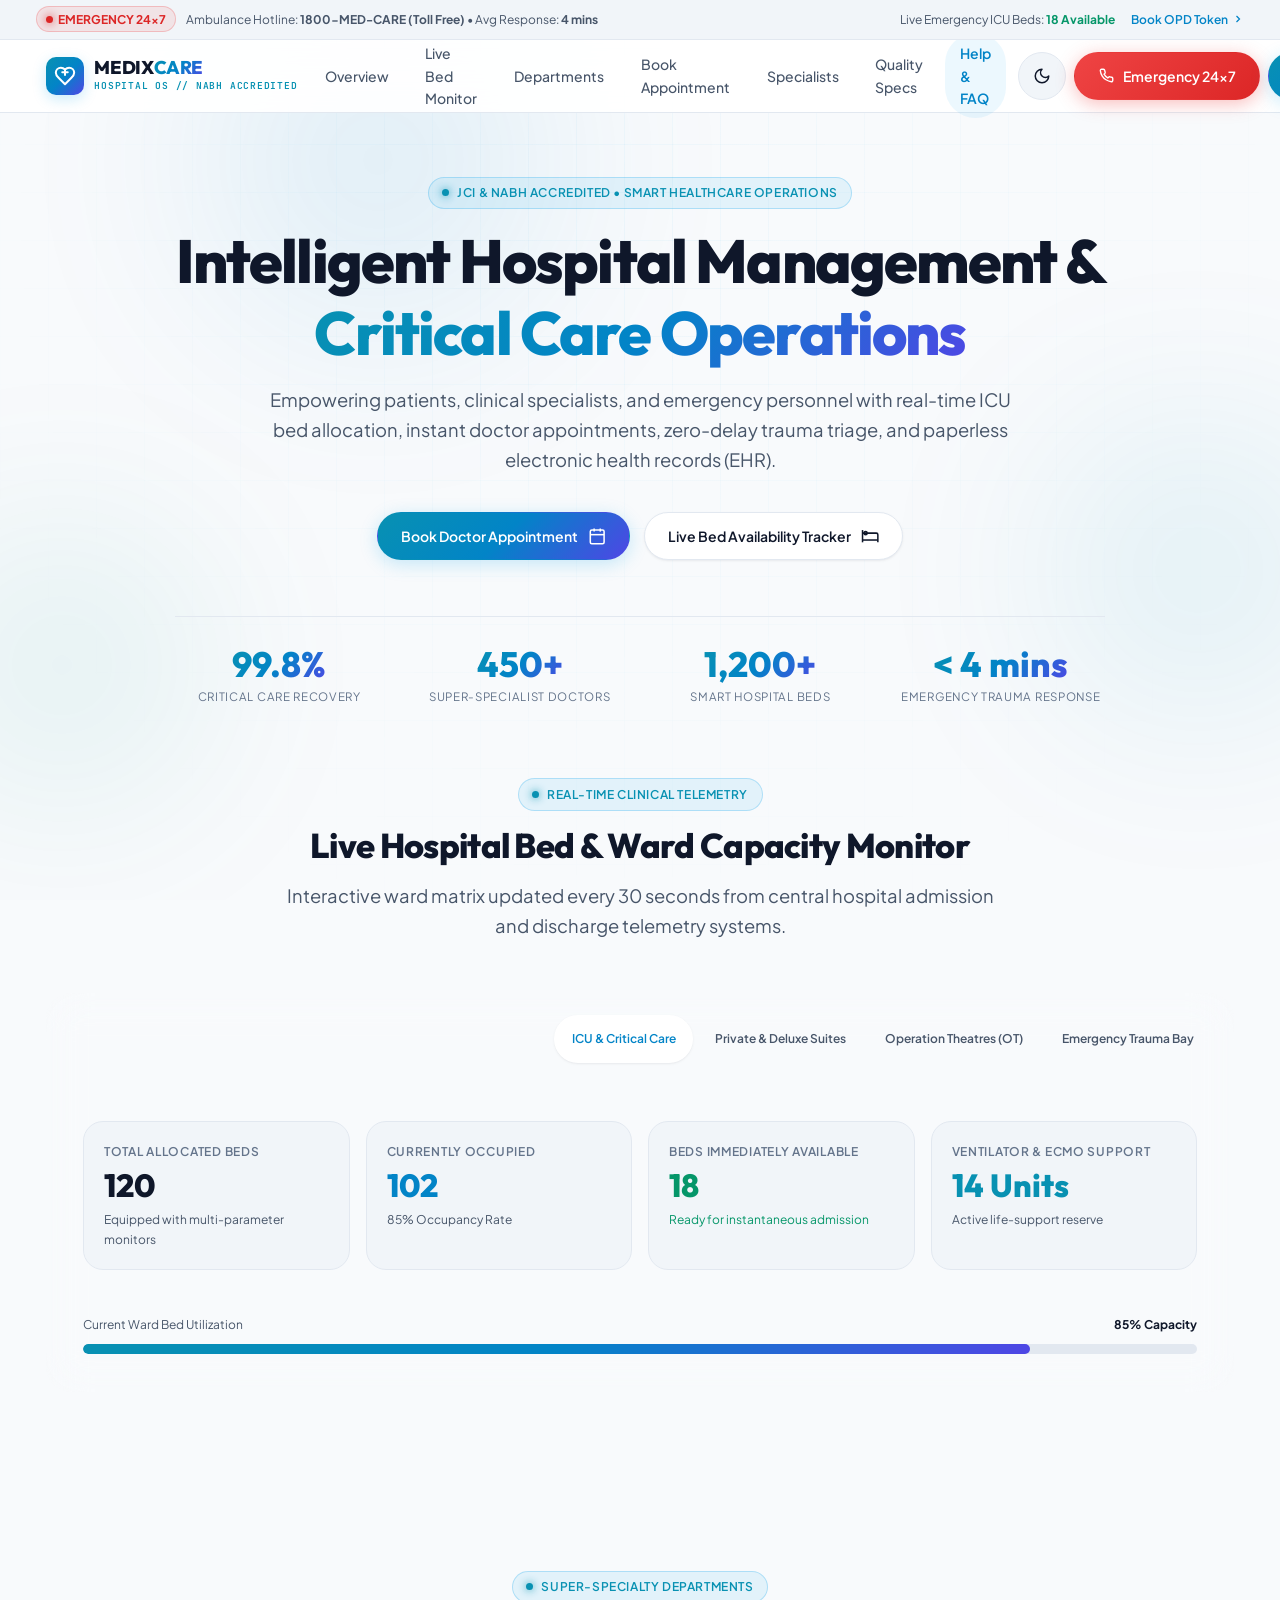
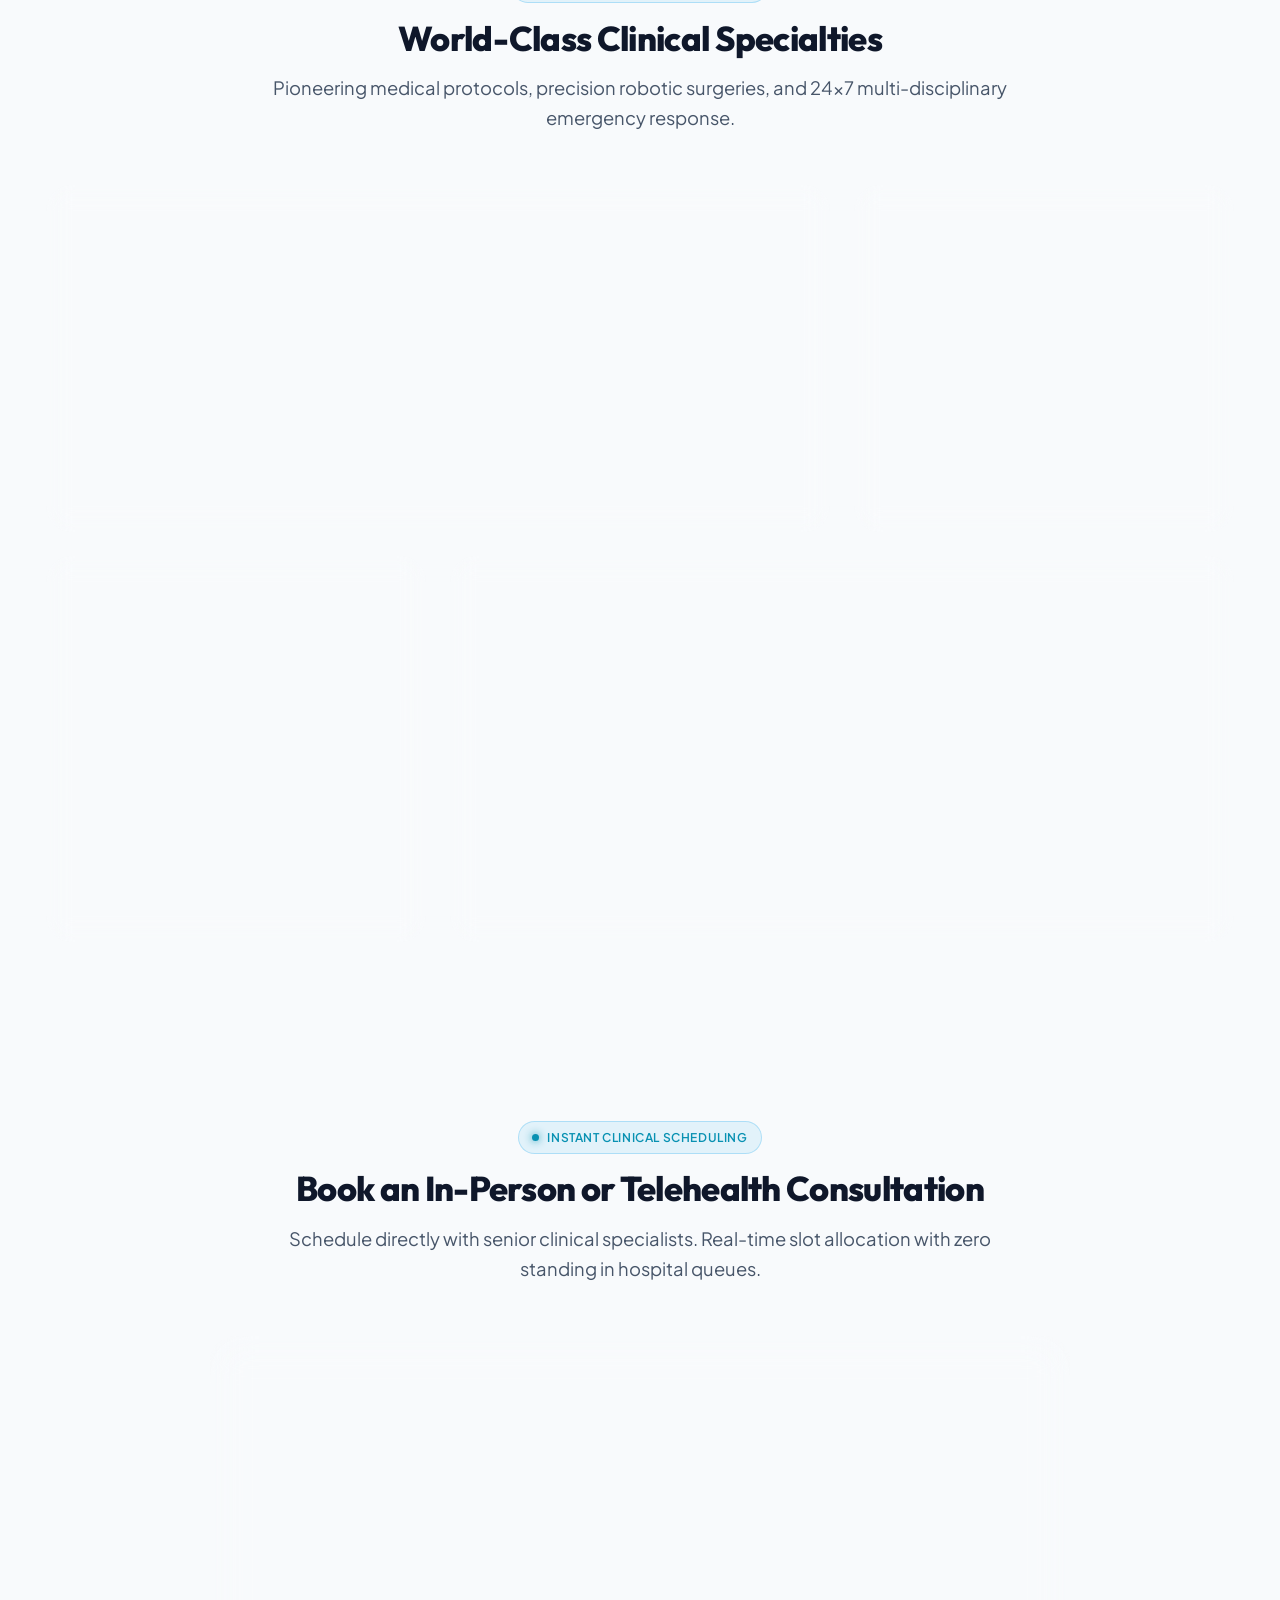
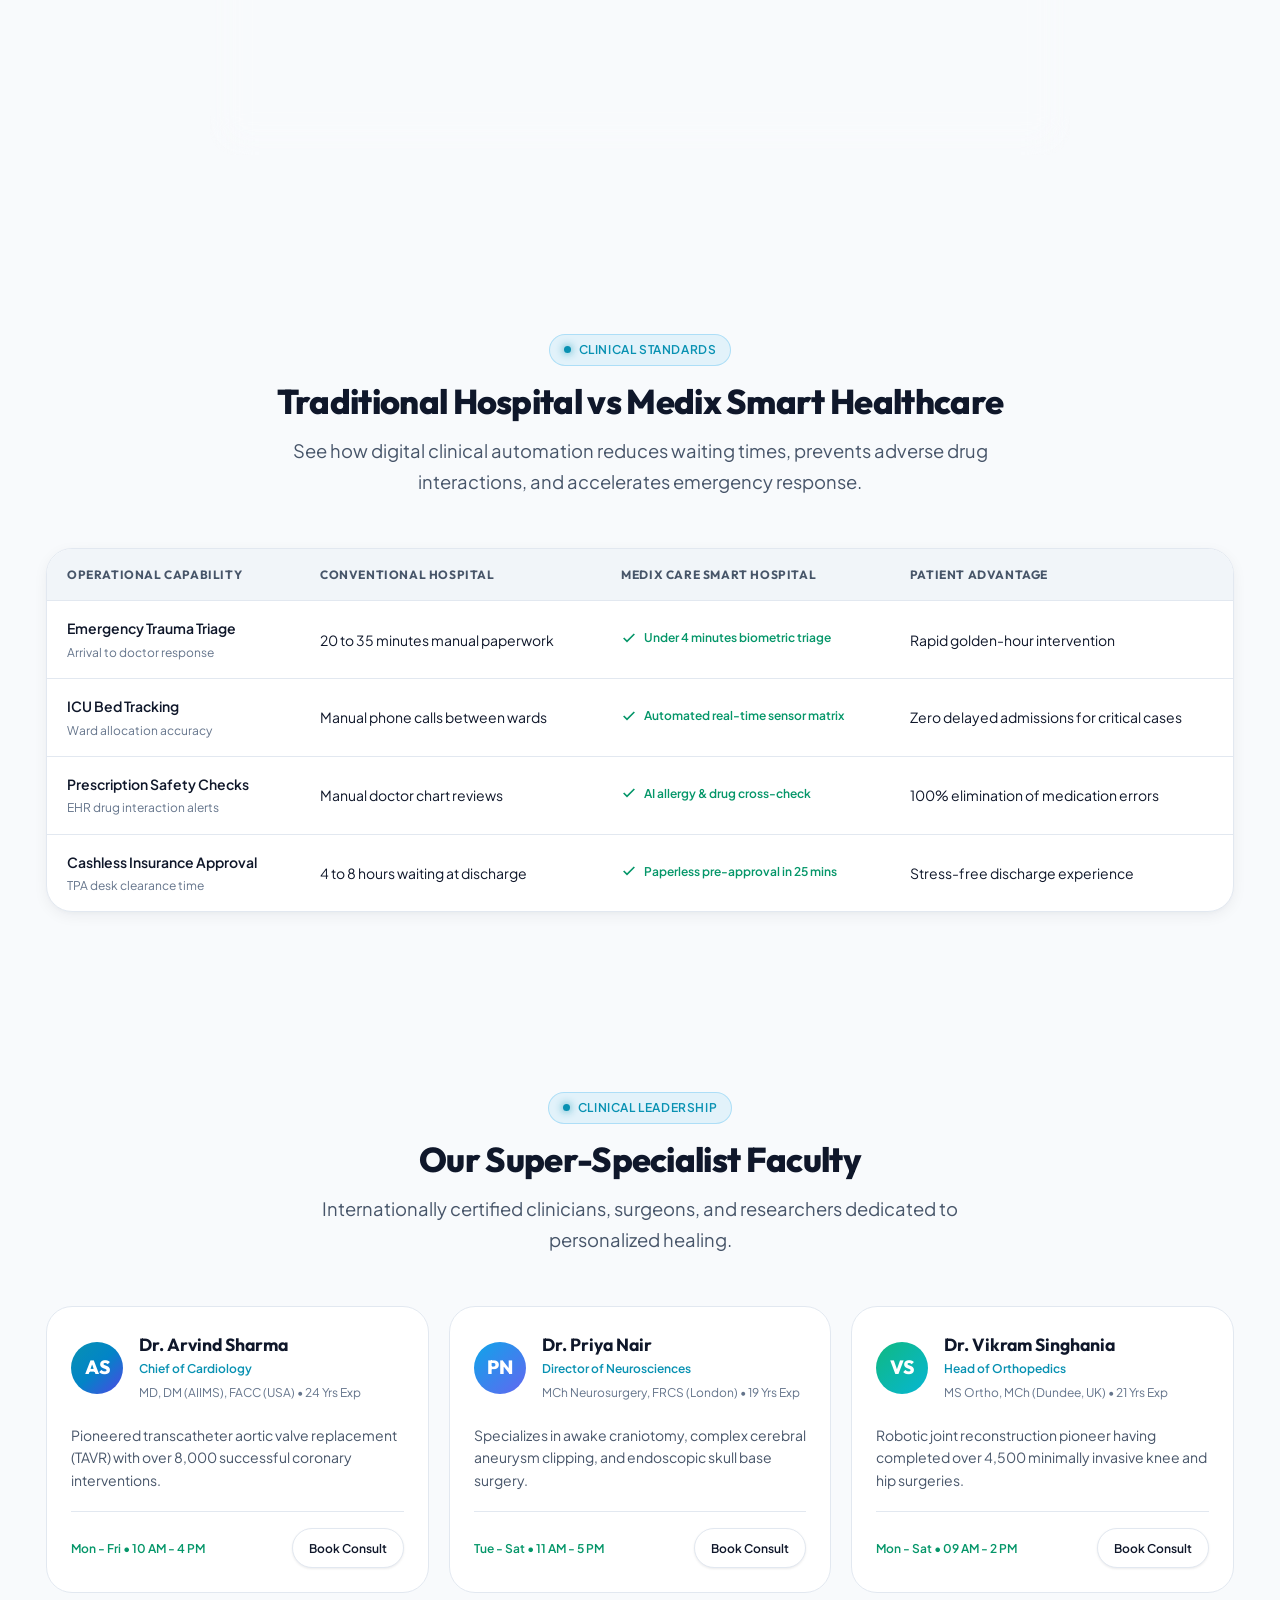
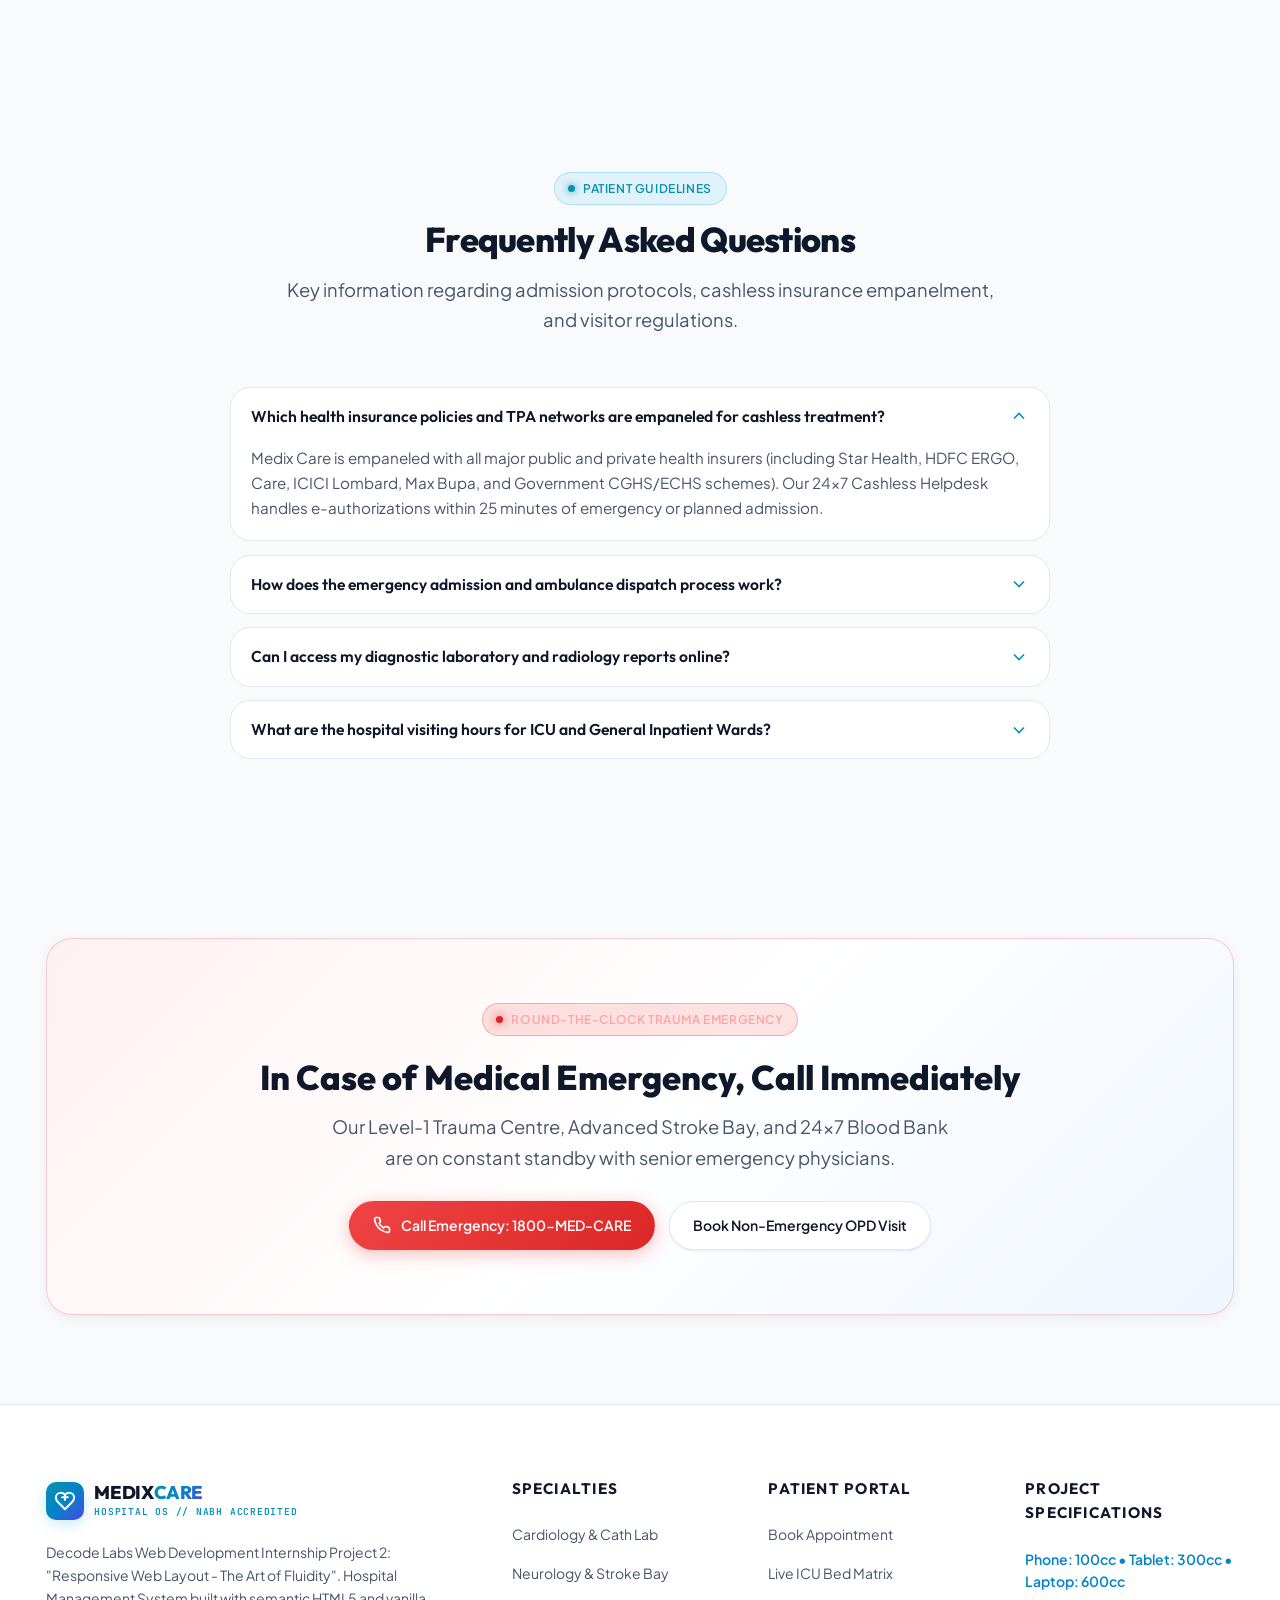
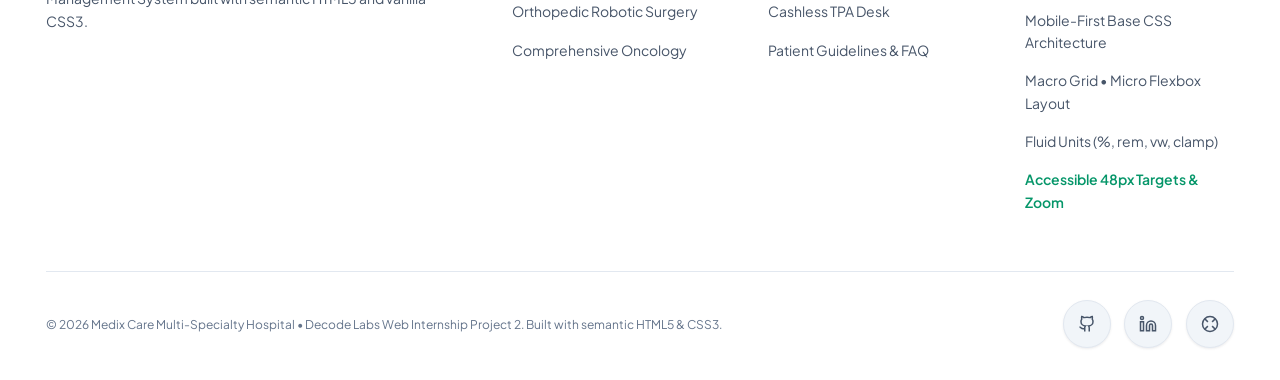
<file: index.html>
<!DOCTYPE html>
<html lang="en">
<head>
  <meta charset="UTF-8">
  <meta name="viewport" content="width=device-width, initial-scale=1">
  <meta name="description" content="Medix Care - Next-Generation Intelligent Hospital Management & Clinical Operations Platform. Real-time ICU bed allocation, instant doctor appointments, paperless EHR, and 24x7 emergency trauma triage.">
  <meta name="author" content="Decode Labs Intern">
  <meta name="theme-color" content="#f8fafc" id="meta-theme-color">
  <title>MEDIX CARE // Intelligent Hospital Management &amp; Clinical Operations</title>

  <!-- Google Fonts: Outfit, Plus Jakarta Sans, JetBrains Mono -->
  <link rel="preconnect" href="https://fonts.googleapis.com">
  <link rel="preconnect" href="https://fonts.gstatic.com" crossorigin>
  <link href="https://fonts.googleapis.com/css2?family=JetBrains+Mono:wght@400;500;600;700&family=Outfit:wght@400;500;600;700;800&family=Plus+Jakarta+Sans:wght@300;400;500;600;700&display=swap" rel="stylesheet">

  <!-- Core Responsive Stylesheet -->
  <link rel="stylesheet" href="styles.css">
</head>
<body>

  <!-- Ambient Dynamic Healthcare Glow -->
  <div class="bg-ambient-layer" aria-hidden="true">
    <div class="ambient-grid"></div>
    <div class="ambient-orb orb-primary"></div>
    <div class="ambient-orb orb-secondary"></div>
    <div class="ambient-orb orb-tertiary"></div>
  </div>

  <!-- Top Emergency & Clinical Operations Ticker -->
  <aside class="hospital-ticker-bar" aria-label="Hospital Live Status Telemetry">
    <div class="ticker-content">
      <div class="ticker-left">
        <span class="emergency-chip">
          <span class="badge-dot emergency"></span>
          <span>EMERGENCY 24x7</span>
        </span>
        <span>Ambulance Hotline: <strong>1800-MED-CARE (Toll Free)</strong> &bull; Avg Response: <strong>4 mins</strong></span>
      </div>
      <div class="ticker-right">
        <span>Live Emergency ICU Beds: <strong style="color: var(--med-emerald);" id="ticker-icu-count">18 Available</strong></span>
        <a href="#booking" class="ticker-link">
          <span>Book OPD Token</span>
          <svg width="12" height="12" viewBox="0 0 24 24" fill="none" stroke="currentColor" stroke-width="2.5"><path d="m9 18 6-6-6-6"/></svg>
        </a>
      </div>
    </div>
  </aside>

  <!-- Sticky Responsive Header & Navigation Bar -->
  <header class="navbar-header" id="main-header">
    <div class="container">
      <div class="nav-wrapper">
        
        <!-- Brand Logo -->
        <a href="#hero" class="brand-logo" id="brand-logo-link" aria-label="Medix Care Hospital Management System">
          <div class="brand-mark">
            <svg viewBox="0 0 24 24" fill="none" stroke="currentColor" stroke-width="2.2" stroke-linecap="round" stroke-linejoin="round">
              <path d="M19 14c1.49-1.46 3-3.21 3-5.5A5.5 5.5 0 0 0 16.5 3c-1.76 0-3 .5-4.5 2-1.5-1.5-2.74-2-4.5-2A5.5 5.5 0 0 0 2 8.5c0 2.3 1.5 4.05 3 5.5l7 7Z"/>
              <path d="M12 5v6"/>
              <path d="M9 8h6"/>
            </svg>
          </div>
          <div class="brand-meta">
            <span class="brand-title">MEDIX<span class="text-gradient">CARE</span></span>
            <span class="brand-sub">HOSPITAL OS // NABH ACCREDITED</span>
          </div>
        </a>

        <!-- Desktop Navigation Links -->
        <nav class="nav-menu-desktop" id="desktop-nav" aria-label="Primary Navigation">
          <a href="#hero" class="nav-link active" id="nav-link-hero">Overview</a>
          <a href="#bed-monitor" class="nav-link" id="nav-link-beds">Live Bed Monitor</a>
          <a href="#departments" class="nav-link" id="nav-link-depts">Departments</a>
          <a href="#booking" class="nav-link" id="nav-link-booking">Book Appointment</a>
          <a href="#doctors" class="nav-link" id="nav-link-doctors">Specialists</a>
          <a href="#comparison" class="nav-link" id="nav-link-comparison">Quality Specs</a>
          <a href="#faq" class="nav-link" id="nav-link-faq">Help &amp; FAQ</a>
        </nav>

        <!-- Right Action Controls -->
        <div class="nav-actions">
          <!-- Theme Toggle Switcher Button -->
          <button class="theme-toggle-btn" id="theme-toggle-btn" aria-label="Toggle Light / Dark mode" title="Toggle Light / Dark theme">
            <svg class="theme-icon-sun" width="18" height="18" viewBox="0 0 24 24" fill="none" stroke="currentColor" stroke-width="2" stroke-linecap="round" stroke-linejoin="round"><circle cx="12" cy="12" r="4"/><path d="M12 2v2"/><path d="M12 20v2"/><path d="m4.93 4.93 1.41 1.41"/><path d="m17.66 17.66 1.41 1.41"/><path d="M2 12h2"/><path d="M20 12h2"/><path d="m6.34 17.66-1.41 1.41"/><path d="m19.07 4.93-1.41 1.41"/></svg>
            <svg class="theme-icon-moon" width="18" height="18" viewBox="0 0 24 24" fill="none" stroke="currentColor" stroke-width="2" stroke-linecap="round" stroke-linejoin="round"><path d="M12 3a6 6 0 0 0 9 9 9 9 0 1 1-9-9Z"/></svg>
          </button>

          <a href="tel:18006332273" class="btn btn-emergency btn-desktop-only" id="header-btn-emergency">
            <svg width="15" height="15" viewBox="0 0 24 24" fill="none" stroke="currentColor" stroke-width="2.2"><path d="M22 16.92v3a2 2 0 0 1-2.18 2 19.79 19.79 0 0 1-8.63-3.07 19.5 19.5 0 0 1-6-6 19.79 19.79 0 0 1-3.07-8.67A2 2 0 0 1 4.11 2h3a2 2 0 0 1 2 1.72 12.84 12.84 0 0 0 .7 2.81 2 2 0 0 1-.45 2.11L8.09 9.91a16 16 0 0 0 6 6l1.27-1.27a2 2 0 0 1 2.11-.45 12.84 12.84 0 0 0 2.81.7A2 2 0 0 1 22 16.92z"/></svg>
            <span>Emergency 24x7</span>
          </a>
          <a href="#booking" class="btn btn-primary" id="header-btn-book">
            <span>Book Visit</span>
            <svg class="btn-icon" viewBox="0 0 24 24" fill="none" stroke="currentColor" stroke-width="2"><path d="M5 12h14"/><path d="m12 5 7 7-7 7"/></svg>
          </a>

          <!-- Mobile / Tablet Hamburger Toggle Button -->
          <button class="mobile-toggle-btn" id="mobile-menu-toggle" aria-label="Toggle navigation drawer" aria-expanded="false" aria-controls="mobile-drawer-menu">
            <span></span>
            <span></span>
            <span></span>
          </button>
        </div>

      </div>
    </div>
  </header>

  <!-- Mobile & Tablet Navigation Drawer -->
  <div class="mobile-drawer" id="mobile-drawer-menu" aria-label="Mobile Navigation Drawer">
    <ul class="mobile-nav-list">
      <li>
        <a href="#hero" class="mobile-nav-link active" data-drawer-close>
          <span>Hospital Overview</span>
          <svg width="18" height="18" viewBox="0 0 24 24" fill="none" stroke="currentColor" stroke-width="2"><path d="m9 18 6-6-6-6"/></svg>
        </a>
      </li>
      <li>
        <a href="#bed-monitor" class="mobile-nav-link" data-drawer-close>
          <span>Live Bed &amp; ICU Availability</span>
          <svg width="18" height="18" viewBox="0 0 24 24" fill="none" stroke="currentColor" stroke-width="2"><path d="m9 18 6-6-6-6"/></svg>
        </a>
      </li>
      <li>
        <a href="#departments" class="mobile-nav-link" data-drawer-close>
          <span>Clinical Specialties</span>
          <svg width="18" height="18" viewBox="0 0 24 24" fill="none" stroke="currentColor" stroke-width="2"><path d="m9 18 6-6-6-6"/></svg>
        </a>
      </li>
      <li>
        <a href="#booking" class="mobile-nav-link" data-drawer-close>
          <span>Book Doctor Appointment</span>
          <svg width="18" height="18" viewBox="0 0 24 24" fill="none" stroke="currentColor" stroke-width="2"><path d="m9 18 6-6-6-6"/></svg>
        </a>
      </li>
      <li>
        <a href="#doctors" class="mobile-nav-link" data-drawer-close>
          <span>Our Specialist Doctors</span>
          <svg width="18" height="18" viewBox="0 0 24 24" fill="none" stroke="currentColor" stroke-width="2"><path d="m9 18 6-6-6-6"/></svg>
        </a>
      </li>
      <li>
        <a href="#comparison" class="mobile-nav-link" data-drawer-close>
          <span>Hospital Standards Comparison</span>
          <svg width="18" height="18" viewBox="0 0 24 24" fill="none" stroke="currentColor" stroke-width="2"><path d="m9 18 6-6-6-6"/></svg>
        </a>
      </li>
      <li>
        <a href="#faq" class="mobile-nav-link" data-drawer-close>
          <span>Patient Guidelines &amp; Insurance FAQ</span>
          <svg width="18" height="18" viewBox="0 0 24 24" fill="none" stroke="currentColor" stroke-width="2"><path d="m9 18 6-6-6-6"/></svg>
        </a>
      </li>
    </ul>
    <div class="mobile-nav-actions">
      <a href="tel:18006332273" class="btn btn-emergency" style="width: 100%;">
        <span>Call Ambulance Hotline: 1800-MED-CARE</span>
      </a>
      <a href="#booking" class="btn btn-primary" style="width: 100%;" data-drawer-close>
        <span>Instant Clinical Appointment</span>
      </a>
    </div>
  </div>

  <main id="main-content">
    
    <!-- Hero Section -->
    <section class="hero-section" id="hero" aria-labelledby="hero-title-h1">
      <div class="container">
        
        <div class="hero-content">
          <div class="badge-tag" id="hero-badge">
            <span class="badge-dot"></span>
            <span>JCI &amp; NABH ACCREDITED &bull; SMART HEALTHCARE OPERATIONS</span>
          </div>

          <h1 class="hero-title" id="hero-title-h1">
            Intelligent Hospital Management &amp; <span class="text-gradient">Critical Care Operations</span>
          </h1>

          <p class="hero-subtitle" id="hero-subtitle-desc">
            Empowering patients, clinical specialists, and emergency personnel with real-time ICU bed allocation, instant doctor appointments, zero-delay trauma triage, and paperless electronic health records (EHR).
          </p>

          <div class="hero-cta-group">
            <a href="#booking" class="btn btn-primary" id="btn-hero-booking">
              <span>Book Doctor Appointment</span>
              <svg class="btn-icon" viewBox="0 0 24 24" fill="none" stroke="currentColor" stroke-width="2"><rect width="18" height="18" x="3" y="4" rx="2"/><path d="M16 2v4"/><path d="M8 2v4"/><path d="M3 10h18"/></svg>
            </a>
            <a href="#bed-monitor" class="btn btn-secondary" id="btn-hero-beds">
              <span>Live Bed Availability Tracker</span>
              <svg class="btn-icon" viewBox="0 0 24 24" fill="none" stroke="currentColor" stroke-width="2"><path d="M2 4v16"/><path d="M2 8h18a2 2 0 0 1 2 2v10"/><path d="M2 17h20"/><circle cx="6" cy="8" r="2"/></svg>
            </a>
          </div>

          <!-- Key Medical Telemetry Metrics Strip -->
          <div class="hero-metrics-strip" id="hero-metrics">
            <div class="hero-metric-item">
              <span class="metric-number text-gradient">99.8%</span>
              <span class="metric-label">Critical Care Recovery</span>
            </div>
            <div class="hero-metric-item">
              <span class="metric-number text-gradient">450+</span>
              <span class="metric-label">Super-Specialist Doctors</span>
            </div>
            <div class="hero-metric-item">
              <span class="metric-number text-gradient">1,200+</span>
              <span class="metric-label">Smart Hospital Beds</span>
            </div>
            <div class="hero-metric-item">
              <span class="metric-number text-gradient">&lt; 4 mins</span>
              <span class="metric-label">Emergency Trauma Response</span>
            </div>
          </div>
        </div>

      </div>
    </section>

    <!-- Interactive Live Hospital Bed & Operations Monitor -->
    <section class="section-spacer" id="bed-monitor" style="padding-top: 0;">
      <div class="container">
        
        <div class="section-header">
          <div class="badge-tag">
            <span class="badge-dot"></span>
            <span>REAL-TIME CLINICAL TELEMETRY</span>
          </div>
          <h2 class="section-title">Live Hospital Bed &amp; Ward Capacity Monitor</h2>
          <p class="section-desc">Interactive ward matrix updated every 30 seconds from central hospital admission and discharge telemetry systems.</p>
        </div>

        <div class="bed-monitor-card" id="interactive-bed-monitor">
          <div class="bed-monitor-toolbar">
            <div class="toolbar-status-badge">
              <span class="badge-dot"></span>
              <span>MEDIX CENTRAL WARD TELEMETRY &bull; 0 SEC DELAY</span>
            </div>

            <!-- Department Ward Switcher Tabs -->
            <div class="toolbar-tabs" role="tablist" aria-label="Hospital Ward Selection">
              <button class="toolbar-tab-btn active" id="tab-icu" data-ward="icu">
                <span>ICU &amp; Critical Care</span>
              </button>
              <button class="toolbar-tab-btn" id="tab-general" data-ward="general">
                <span>Private &amp; Deluxe Suites</span>
              </button>
              <button class="toolbar-tab-btn" id="tab-ot" data-ward="ot">
                <span>Operation Theatres (OT)</span>
              </button>
              <button class="toolbar-tab-btn" id="tab-er" data-ward="er">
                <span>Emergency Trauma Bay</span>
              </button>
            </div>
          </div>

          <div class="bed-monitor-body" id="bed-stats-content">
            
            <div class="bed-stats-grid">
              
              <div class="bed-stat-box">
                <span class="bed-stat-title">Total Allocated Beds</span>
                <span class="bed-stat-val" id="val-total-beds">120</span>
                <span style="font-size: var(--text-xs); color: var(--text-secondary);">Equipped with multi-parameter monitors</span>
              </div>

              <div class="bed-stat-box">
                <span class="bed-stat-title">Currently Occupied</span>
                <span class="bed-stat-val" id="val-occupied-beds" style="color: var(--med-blue);">102</span>
                <span style="font-size: var(--text-xs); color: var(--text-secondary);" id="val-occupancy-rate">85% Occupancy Rate</span>
              </div>

              <div class="bed-stat-box">
                <span class="bed-stat-title">Beds Immediately Available</span>
                <span class="bed-stat-val" id="val-available-beds" style="color: var(--med-emerald);">18</span>
                <span style="font-size: var(--text-xs); color: var(--med-emerald);">Ready for instantaneous admission</span>
              </div>

              <div class="bed-stat-box">
                <span class="bed-stat-title">Ventilator &amp; ECMO Support</span>
                <span class="bed-stat-val" id="val-ventilator-beds" style="color: var(--med-cyan);">14 Units</span>
                <span style="font-size: var(--text-xs); color: var(--text-secondary);">Active life-support reserve</span>
              </div>

            </div>

            <div class="occupancy-bar-wrap">
              <div style="display: flex; justify-content: space-between; font-size: var(--text-xs); color: var(--text-secondary);">
                <span id="occupancy-label">Current Ward Bed Utilization</span>
                <span id="occupancy-percentage" style="font-weight: 700; color: var(--text-main);">85% Capacity</span>
              </div>
              <div class="progress-track">
                <div class="progress-fill" id="occupancy-progress-bar" style="width: 85%;"></div>
              </div>
            </div>

          </div>
        </div>

      </div>
    </section>

    <!-- Medical Specialties Bento Grid -->
    <section class="section-spacer" id="departments" aria-labelledby="departments-title">
      <div class="container">
        
        <div class="section-header">
          <div class="badge-tag">
            <span class="badge-dot"></span>
            <span>SUPER-SPECIALTY DEPARTMENTS</span>
          </div>
          <h2 class="section-title" id="departments-title">World-Class Clinical Specialties</h2>
          <p class="section-desc">Pioneering medical protocols, precision robotic surgeries, and 24x7 multi-disciplinary emergency response.</p>
        </div>

        <div class="bento-grid">
          
          <!-- Bento 1: Cardiology -->
          <article class="bento-card col-span-8">
            <div>
              <div class="card-icon-bubble bubble-red">
                <svg width="24" height="24" viewBox="0 0 24 24" fill="none" stroke="currentColor" stroke-width="2"><path d="M19 14c1.49-1.46 3-3.21 3-5.5A5.5 5.5 0 0 0 16.5 3c-1.76 0-3 .5-4.5 2-1.5-1.5-2.74-2-4.5-2A5.5 5.5 0 0 0 2 8.5c0 2.3 1.5 4.05 3 5.5l7 7Z"/></svg>
              </div>
              <h3 class="bento-card-title">Cardiology &amp; Cardiovascular Surgery</h3>
              <p class="bento-card-desc">
                State-of-the-art Cath Labs operating round-the-clock for primary angioplasty, heart failure therapies, minimally invasive valve replacements, and pediatric cardiac surgery.
              </p>
            </div>
            <div class="specialty-features">
              <div class="feature-pill-item">
                <svg width="15" height="15" viewBox="0 0 24 24" fill="none" stroke="currentColor" stroke-width="2.5"><polyline points="20 6 9 17 4 12"/></svg>
                <span>Door-to-Balloon time: under 42 minutes (Gold Standard)</span>
              </div>
              <div class="feature-pill-item">
                <svg width="15" height="15" viewBox="0 0 24 24" fill="none" stroke="currentColor" stroke-width="2.5"><polyline points="20 6 9 17 4 12"/></svg>
                <span>3 Bi-Plane Digital Cath Labs with 3D Echo guidance</span>
              </div>
            </div>
          </article>

          <!-- Bento 2: Neurology & Stroke Bay -->
          <article class="bento-card col-span-4">
            <div>
              <div class="card-icon-bubble bubble-blue">
                <svg width="24" height="24" viewBox="0 0 24 24" fill="none" stroke="currentColor" stroke-width="2"><path d="M12 2a8 8 0 0 0-8 8c0 3.37 2.08 6.25 5 7.42V20a2 2 0 0 0 2 2h2a2 2 0 0 0 2-2v-2.58c2.92-1.17 5-4.05 5-7.42a8 8 0 0 0-8-8z"/></svg>
              </div>
              <h3 class="bento-card-title">Neurology &amp; Stroke Care</h3>
              <p class="bento-card-desc">
                Comprehensive stroke bay with neuro-navigation systems, clot retrieval therapies, deep brain stimulation, and microscopic spine surgeries.
              </p>
            </div>
            <div class="specialty-features">
              <div class="feature-pill-item">
                <svg width="15" height="15" viewBox="0 0 24 24" fill="none" stroke="currentColor" stroke-width="2.5"><polyline points="20 6 9 17 4 12"/></svg>
                <span>24x7 Stroke Rapid Assessment &amp; MRI</span>
              </div>
            </div>
          </article>

          <!-- Bento 3: Orthopedics & Robotic Replacement -->
          <article class="bento-card col-span-4">
            <div>
              <div class="card-icon-bubble bubble-emerald">
                <svg width="24" height="24" viewBox="0 0 24 24" fill="none" stroke="currentColor" stroke-width="2"><path d="M14.5 2H6a2 2 0 0 0-2 2v16a2 2 0 0 0 2 2h12a2 2 0 0 0 2-2V7.5L14.5 2z"/><polyline points="14 2 14 8 20 8"/></svg>
              </div>
              <h3 class="bento-card-title">Orthopedics &amp; Joint Reconstruction</h3>
              <p class="bento-card-desc">
                Computer-navigated robotic knee &amp; hip replacements, sports medicine, complex fracture stabilization, and specialized arthroscopic repairs.
              </p>
            </div>
            <div class="specialty-features">
              <div class="feature-pill-item">
                <svg width="15" height="15" viewBox="0 0 24 24" fill="none" stroke="currentColor" stroke-width="2.5"><polyline points="20 6 9 17 4 12"/></svg>
                <span>Robotic sub-millimeter precision implants</span>
              </div>
            </div>
          </article>

          <!-- Bento 4: Oncology & Precision Radiotherapy -->
          <article class="bento-card col-span-8">
            <div>
              <div class="card-icon-bubble bubble-purple">
                <svg width="24" height="24" viewBox="0 0 24 24" fill="none" stroke="currentColor" stroke-width="2"><circle cx="12" cy="12" r="10"/><path d="M12 2a14.5 14.5 0 0 0 0 20 14.5 14.5 0 0 0 0-20"/><path d="M2 12h20"/></svg>
              </div>
              <h3 class="bento-card-title">Comprehensive Oncology &amp; Genomic Therapy</h3>
              <p class="bento-card-desc">
                Multi-disciplinary cancer boards offering TrueBeam linear accelerator radiation, targeted immunotherapy, minimally invasive surgical oncology, and bone marrow transplants.
              </p>
            </div>
            <div class="specialty-features">
              <div class="feature-pill-item">
                <svg width="15" height="15" viewBox="0 0 24 24" fill="none" stroke="currentColor" stroke-width="2.5"><polyline points="20 6 9 17 4 12"/></svg>
                <span>Personalized molecular tumor profiling</span>
              </div>
              <div class="feature-pill-item">
                <svg width="15" height="15" viewBox="0 0 24 24" fill="none" stroke="currentColor" stroke-width="2.5"><polyline points="20 6 9 17 4 12"/></svg>
                <span>Dedicated Daycare Chemotherapy Lounge</span>
              </div>
            </div>
          </article>

        </div>

      </div>
    </section>

    <!-- Interactive Appointment Booking Component -->
    <section class="section-spacer" id="booking" aria-labelledby="booking-title">
      <div class="container">
        
        <div class="section-header">
          <div class="badge-tag">
            <span class="badge-dot"></span>
            <span>INSTANT CLINICAL SCHEDULING</span>
          </div>
          <h2 class="section-title" id="booking-title">Book an In-Person or Telehealth Consultation</h2>
          <p class="section-desc">Schedule directly with senior clinical specialists. Real-time slot allocation with zero standing in hospital queues.</p>
        </div>

        <div class="appointment-booking-wrap">
          <form id="appointment-form">
            <div class="booking-form-grid">
              
              <div class="form-group">
                <label for="patient-name" class="form-label">Patient Full Name</label>
                <input type="text" id="patient-name" class="form-input" placeholder="e.g. Rahul Sharma" required>
              </div>

              <div class="form-group">
                <label for="patient-phone" class="form-label">Contact Mobile Number</label>
                <input type="tel" id="patient-phone" class="form-input" placeholder="+91 98765 43210" required>
              </div>

              <div class="form-group">
                <label for="patient-dept" class="form-label">Clinical Specialty Department</label>
                <select id="patient-dept" class="form-select" required>
                  <option value="">Select Medical Department...</option>
                  <option value="cardio">Cardiology &amp; Heart Sciences</option>
                  <option value="neuro">Neurology &amp; Neurosurgery</option>
                  <option value="ortho">Orthopedics &amp; Joint Reconstruction</option>
                  <option value="onco">Oncology &amp; Cancer Care</option>
                  <option value="pedia">Pediatrics &amp; Child Health</option>
                  <option value="gen">Internal &amp; General Medicine</option>
                </select>
              </div>

              <div class="form-group">
                <label for="patient-doctor" class="form-label">Select Specialist Doctor</label>
                <select id="patient-doctor" class="form-select" required>
                  <option value="">Select Specialist...</option>
                  <option value="sharma">Dr. Arvind Sharma (Chief of Cardiology)</option>
                  <option value="nair">Dr. Priya Nair (Lead Neurosurgeon)</option>
                  <option value="singh">Dr. Vikram Singhania (Head of Orthopedics)</option>
                  <option value="iyer">Dr. Meera Iyer (Senior Oncologist)</option>
                </select>
              </div>

              <div class="form-group">
                <label for="patient-date" class="form-label">Preferred Date</label>
                <input type="date" id="patient-date" class="form-input" required>
              </div>

              <div class="form-group">
                <label for="patient-slot" class="form-label">Preferred Time Window</label>
                <select id="patient-slot" class="form-select" required>
                  <option value="morning">Morning (09:00 AM - 12:00 PM)</option>
                  <option value="afternoon">Afternoon (01:00 PM - 04:00 PM)</option>
                  <option value="evening">Evening (05:00 PM - 08:00 PM)</option>
                </select>
              </div>

              <div class="form-group col-full">
                <button type="submit" class="btn btn-primary" id="btn-submit-appointment" style="width: 100%;">
                  <span>Confirm Clinical Appointment &amp; Generate Token</span>
                  <svg class="btn-icon" viewBox="0 0 24 24" fill="none" stroke="currentColor" stroke-width="2"><path d="M5 12h14"/><path d="m12 5 7 7-7 7"/></svg>
                </button>
              </div>

            </div>
          </form>

          <!-- Dynamic Booking Confirmation Badge -->
          <div class="booking-confirmation-banner" id="booking-confirmation" role="alert">
            <svg width="22" height="22" viewBox="0 0 24 24" fill="none" stroke="currentColor" stroke-width="2.5"><polyline points="20 6 9 17 4 12"/></svg>
            <div>
              <strong>Appointment Confirmed!</strong> Token <code style="background: rgba(16, 185, 129, 0.15); padding: 2px 6px; border-radius: 4px; color: var(--text-main);">#MED-842</code> has been issued. An SMS confirmation and QR check-in pass have been dispatched to your mobile.
            </div>
          </div>
        </div>

      </div>
    </section>

    <!-- Clinical Excellence Comparison Matrix -->
    <section class="section-spacer" id="comparison" aria-labelledby="comparison-title">
      <div class="container">
        
        <div class="section-header">
          <div class="badge-tag">
            <span class="badge-dot"></span>
            <span>CLINICAL STANDARDS</span>
          </div>
          <h2 class="section-title" id="comparison-title">Traditional Hospital vs Medix Smart Healthcare</h2>
          <p class="section-desc">See how digital clinical automation reduces waiting times, prevents adverse drug interactions, and accelerates emergency response.</p>
        </div>

        <div class="table-responsive-wrapper">
          <table class="responsive-table" aria-label="Hospital Comparison Matrix">
            <thead>
              <tr>
                <th scope="col">Operational Capability</th>
                <th scope="col">Conventional Hospital</th>
                <th scope="col">Medix Care Smart Hospital</th>
                <th scope="col">Patient Advantage</th>
              </tr>
            </thead>
            <tbody>
              <tr>
                <td>
                  <span class="table-feature-title">Emergency Trauma Triage</span>
                  <span class="table-feature-sub">Arrival to doctor response</span>
                </td>
                <td>20 to 35 minutes manual paperwork</td>
                <td>
                  <span class="status-badge">
                    <svg width="16" height="16" viewBox="0 0 24 24" fill="none" stroke="currentColor" stroke-width="2.5"><polyline points="20 6 9 17 4 12"/></svg>
                    Under 4 minutes biometric triage
                  </span>
                </td>
                <td>Rapid golden-hour intervention</td>
              </tr>
              <tr>
                <td>
                  <span class="table-feature-title">ICU Bed Tracking</span>
                  <span class="table-feature-sub">Ward allocation accuracy</span>
                </td>
                <td>Manual phone calls between wards</td>
                <td>
                  <span class="status-badge">
                    <svg width="16" height="16" viewBox="0 0 24 24" fill="none" stroke="currentColor" stroke-width="2.5"><polyline points="20 6 9 17 4 12"/></svg>
                    Automated real-time sensor matrix
                  </span>
                </td>
                <td>Zero delayed admissions for critical cases</td>
              </tr>
              <tr>
                <td>
                  <span class="table-feature-title">Prescription Safety Checks</span>
                  <span class="table-feature-sub">EHR drug interaction alerts</span>
                </td>
                <td>Manual doctor chart reviews</td>
                <td>
                  <span class="status-badge">
                    <svg width="16" height="16" viewBox="0 0 24 24" fill="none" stroke="currentColor" stroke-width="2.5"><polyline points="20 6 9 17 4 12"/></svg>
                    AI allergy &amp; drug cross-check
                  </span>
                </td>
                <td>100% elimination of medication errors</td>
              </tr>
              <tr>
                <td>
                  <span class="table-feature-title">Cashless Insurance Approval</span>
                  <span class="table-feature-sub">TPA desk clearance time</span>
                </td>
                <td>4 to 8 hours waiting at discharge</td>
                <td>
                  <span class="status-badge">
                    <svg width="16" height="16" viewBox="0 0 24 24" fill="none" stroke="currentColor" stroke-width="2.5"><polyline points="20 6 9 17 4 12"/></svg>
                    Paperless pre-approval in 25 mins
                  </span>
                </td>
                <td>Stress-free discharge experience</td>
              </tr>
            </tbody>
          </table>
        </div>

      </div>
    </section>

    <!-- Top Specialist Doctors Cards -->
    <section class="section-spacer" id="doctors" aria-labelledby="doctors-title">
      <div class="container">
        
        <div class="section-header">
          <div class="badge-tag">
            <span class="badge-dot"></span>
            <span>CLINICAL LEADERSHIP</span>
          </div>
          <h2 class="section-title" id="doctors-title">Our Super-Specialist Faculty</h2>
          <p class="section-desc">Internationally certified clinicians, surgeons, and researchers dedicated to personalized healing.</p>
        </div>

        <div class="doctors-grid">
          
          <div class="doctor-card">
            <div class="doctor-card-top">
              <div class="doctor-avatar">AS</div>
              <div>
                <h3 class="doctor-name">Dr. Arvind Sharma</h3>
                <span class="doctor-dept">Chief of Cardiology</span>
                <span class="doctor-exp">MD, DM (AIIMS), FACC (USA) &bull; 24 Yrs Exp</span>
              </div>
            </div>
            <p style="font-size: var(--text-sm); color: var(--text-secondary); line-height: 1.6;">
              Pioneered transcatheter aortic valve replacement (TAVR) with over 8,000 successful coronary interventions.
            </p>
            <div class="doctor-badge-strip">
              <span style="color: var(--med-emerald); font-weight: 600;">Mon - Fri &bull; 10 AM - 4 PM</span>
              <a href="#booking" class="btn btn-secondary btn-sm">Book Consult</a>
            </div>
          </div>

          <div class="doctor-card">
            <div class="doctor-card-top">
              <div class="doctor-avatar" style="background: linear-gradient(135deg, #0ea5e9, #6366f1);">PN</div>
              <div>
                <h3 class="doctor-name">Dr. Priya Nair</h3>
                <span class="doctor-dept">Director of Neurosciences</span>
                <span class="doctor-exp">MCh Neurosurgery, FRCS (London) &bull; 19 Yrs Exp</span>
              </div>
            </div>
            <p style="font-size: var(--text-sm); color: var(--text-secondary); line-height: 1.6;">
              Specializes in awake craniotomy, complex cerebral aneurysm clipping, and endoscopic skull base surgery.
            </p>
            <div class="doctor-badge-strip">
              <span style="color: var(--med-emerald); font-weight: 600;">Tue - Sat &bull; 11 AM - 5 PM</span>
              <a href="#booking" class="btn btn-secondary btn-sm">Book Consult</a>
            </div>
          </div>

          <div class="doctor-card">
            <div class="doctor-card-top">
              <div class="doctor-avatar" style="background: linear-gradient(135deg, #10b981, #06b6d4);">VS</div>
              <div>
                <h3 class="doctor-name">Dr. Vikram Singhania</h3>
                <span class="doctor-dept">Head of Orthopedics</span>
                <span class="doctor-exp">MS Ortho, MCh (Dundee, UK) &bull; 21 Yrs Exp</span>
              </div>
            </div>
            <p style="font-size: var(--text-sm); color: var(--text-secondary); line-height: 1.6;">
              Robotic joint reconstruction pioneer having completed over 4,500 minimally invasive knee and hip surgeries.
            </p>
            <div class="doctor-badge-strip">
              <span style="color: var(--med-emerald); font-weight: 600;">Mon - Sat &bull; 09 AM - 2 PM</span>
              <a href="#booking" class="btn btn-secondary btn-sm">Book Consult</a>
            </div>
          </div>

        </div>

      </div>
    </section>

    <!-- FAQ Accordion -->
    <section class="section-spacer" id="faq" aria-labelledby="faq-title">
      <div class="container">
        
        <div class="section-header">
          <div class="badge-tag">
            <span class="badge-dot"></span>
            <span>PATIENT GUIDELINES</span>
          </div>
          <h2 class="section-title" id="faq-title">Frequently Asked Questions</h2>
          <p class="section-desc">Key information regarding admission protocols, cashless insurance empanelment, and visitor regulations.</p>
        </div>

        <div class="faq-accordion-group" id="faq-accordion">
          
          <div class="faq-item is-open">
            <button class="faq-trigger" aria-expanded="true">
              <span>Which health insurance policies and TPA networks are empaneled for cashless treatment?</span>
              <svg class="faq-icon-arrow" viewBox="0 0 24 24" fill="none" stroke="currentColor" stroke-width="2"><polyline points="6 9 12 15 18 9"/></svg>
            </button>
            <div class="faq-content">
              Medix Care is empaneled with all major public and private health insurers (including Star Health, HDFC ERGO, Care, ICICI Lombard, Max Bupa, and Government CGHS/ECHS schemes). Our 24x7 Cashless Helpdesk handles e-authorizations within 25 minutes of emergency or planned admission.
            </div>
          </div>

          <div class="faq-item">
            <button class="faq-trigger" aria-expanded="false">
              <span>How does the emergency admission and ambulance dispatch process work?</span>
              <svg class="faq-icon-arrow" viewBox="0 0 24 24" fill="none" stroke="currentColor" stroke-width="2"><polyline points="6 9 12 15 18 9"/></svg>
            </button>
            <div class="faq-content">
              Calling 1800-MED-CARE immediately dispatches the nearest GPS-tracked Advanced Cardiac Life Support (ACLS) ambulance equipped with ventilators, defibrillators, and emergency paramedics. Vital signs are streamed live to our ER trauma team while the ambulance is en route.
            </div>
          </div>

          <div class="faq-item">
            <button class="faq-trigger" aria-expanded="false">
              <span>Can I access my diagnostic laboratory and radiology reports online?</span>
              <svg class="faq-icon-arrow" viewBox="0 0 24 24" fill="none" stroke="currentColor" stroke-width="2"><polyline points="6 9 12 15 18 9"/></svg>
            </button>
            <div class="faq-content">
              Yes. All blood tests, MRI scans, CT reports, and doctor clinical summaries are automatically synchronized to your Medix Patient Portal. You will receive an SMS with a secure password-protected link as soon as results are authorized by the pathologist.
            </div>
          </div>

          <div class="faq-item">
            <button class="faq-trigger" aria-expanded="false">
              <span>What are the hospital visiting hours for ICU and General Inpatient Wards?</span>
              <svg class="faq-icon-arrow" viewBox="0 0 24 24" fill="none" stroke="currentColor" stroke-width="2"><polyline points="6 9 12 15 18 9"/></svg>
            </button>
            <div class="faq-content">
              For General and Private Rooms, visiting hours are 04:00 PM to 07:00 PM daily (one visitor at a time). For Intensive Care Units (ICU), visiting hours are strictly 05:00 PM to 06:00 PM with mandatory sterile attire provided at the entrance.
            </div>
          </div>

        </div>

      </div>
    </section>

    <!-- 24x7 Emergency Assistance Banner -->
    <section class="section-spacer" id="emergency-banner">
      <div class="container">
        
        <div class="emergency-banner-wrapper">
          <div class="badge-tag" style="margin-bottom: 1.25rem; background: rgba(239, 68, 68, 0.15); border-color: rgba(239, 68, 68, 0.35); color: #fca5a5;">
            <span class="badge-dot emergency"></span>
            <span>ROUND-THE-CLOCK TRAUMA EMERGENCY</span>
          </div>
          <h2 class="emergency-title">In Case of Medical Emergency, Call Immediately</h2>
          <p class="emergency-desc">
            Our Level-1 Trauma Centre, Advanced Stroke Bay, and 24x7 Blood Bank are on constant standby with senior emergency physicians.
          </p>
          <div class="emergency-hotline-pills">
            <a href="tel:18006332273" class="btn btn-emergency">
              <svg width="18" height="18" viewBox="0 0 24 24" fill="none" stroke="currentColor" stroke-width="2.2"><path d="M22 16.92v3a2 2 0 0 1-2.18 2 19.79 19.79 0 0 1-8.63-3.07 19.5 19.5 0 0 1-6-6 19.79 19.79 0 0 1-3.07-8.67A2 2 0 0 1 4.11 2h3a2 2 0 0 1 2 1.72 12.84 12.84 0 0 0 .7 2.81 2 2 0 0 1-.45 2.11L8.09 9.91a16 16 0 0 0 6 6l1.27-1.27a2 2 0 0 1 2.11-.45 12.84 12.84 0 0 0 2.81.7A2 2 0 0 1 22 16.92z"/></svg>
              <span>Call Emergency: 1800-MED-CARE</span>
            </a>
            <a href="#booking" class="btn btn-secondary">
              <span>Book Non-Emergency OPD Visit</span>
            </a>
          </div>
        </div>

      </div>
    </section>

  </main>

  <!-- Multi-Column Responsive Footer -->
  <footer class="footer-main" id="main-footer">
    <div class="container">
      
      <div class="footer-grid">
        
        <!-- Brand Column -->
        <div class="footer-brand-col">
          <a href="#hero" class="brand-logo" aria-label="Medix Care Home">
            <div class="brand-mark">
              <svg viewBox="0 0 24 24" fill="none" stroke="currentColor" stroke-width="2.2" stroke-linecap="round" stroke-linejoin="round">
                <path d="M19 14c1.49-1.46 3-3.21 3-5.5A5.5 5.5 0 0 0 16.5 3c-1.76 0-3 .5-4.5 2-1.5-1.5-2.74-2-4.5-2A5.5 5.5 0 0 0 2 8.5c0 2.3 1.5 4.05 3 5.5l7 7Z"/>
                <path d="M12 5v6"/>
                <path d="M9 8h6"/>
              </svg>
            </div>
            <div class="brand-meta">
              <span class="brand-title">MEDIX<span class="text-gradient">CARE</span></span>
              <span class="brand-sub">HOSPITAL OS // NABH ACCREDITED</span>
            </div>
          </a>
          <p class="footer-brand-desc">
            Decode Labs Web Development Internship Project 2: "Responsive Web Layout - The Art of Fluidity". Hospital Management System built with semantic HTML5 and vanilla CSS3.
          </p>
        </div>

        <!-- Col 1: Clinical Services -->
        <div>
          <h4 class="footer-col-title">Specialties</h4>
          <ul class="footer-links-list">
            <li><a href="#departments" class="footer-link">Cardiology &amp; Cath Lab</a></li>
            <li><a href="#departments" class="footer-link">Neurology &amp; Stroke Bay</a></li>
            <li><a href="#departments" class="footer-link">Orthopedic Robotic Surgery</a></li>
            <li><a href="#departments" class="footer-link">Comprehensive Oncology</a></li>
          </ul>
        </div>

        <!-- Col 2: Patient Desk -->
        <div>
          <h4 class="footer-col-title">Patient Portal</h4>
          <ul class="footer-links-list">
            <li><a href="#booking" class="footer-link">Book Appointment</a></li>
            <li><a href="#bed-monitor" class="footer-link">Live ICU Bed Matrix</a></li>
            <li><a href="#comparison" class="footer-link">Cashless TPA Desk</a></li>
            <li><a href="#faq" class="footer-link">Patient Guidelines &amp; FAQ</a></li>
          </ul>
        </div>

        <!-- Col 3: Internship Specs -->
        <div>
          <h4 class="footer-col-title">Project Specifications</h4>
          <ul class="footer-links-list">
            <li><span class="footer-link" style="color: var(--med-blue); font-weight: 600;">Phone: 100cc &bull; Tablet: 300cc &bull; Laptop: 600cc</span></li>
            <li><span class="footer-link" style="color: var(--text-secondary);">Mobile-First Base CSS Architecture</span></li>
            <li><span class="footer-link" style="color: var(--text-secondary);">Macro Grid &bull; Micro Flexbox Layout</span></li>
            <li><span class="footer-link" style="color: var(--text-secondary);">Fluid Units (%, rem, vw, clamp)</span></li>
            <li><span class="footer-link" style="color: var(--med-emerald); font-weight: 600;">Accessible 48px Targets &amp; Zoom</span></li>
          </ul>
        </div>

      </div>

      <!-- Footer Bottom Bar -->
      <div class="footer-bottom-bar">
        <div>
          &copy; 2026 Medix Care Multi-Specialty Hospital &bull; Decode Labs Web Internship Project 2. Built with semantic HTML5 &amp; CSS3.
        </div>
        <div class="social-links" aria-label="Hospital Helplines &amp; Portals">
          <a href="#" class="social-icon-btn" aria-label="Hospital GitHub Repository">
            <svg width="18" height="18" viewBox="0 0 24 24" fill="none" stroke="currentColor" stroke-width="2"><path d="M15 22v-4a4.8 4.8 0 0 0-1-3.5c3 0 6-2 6-5.5.08-1.25-.27-2.48-1-3.5.28-1.15.28-2.35 0-3.5 0 0-1 0-3 1.5-2.64-.5-5.36-.5-8 0C6 2 5 2 5 2c-.3 1.15-.3 2.35 0 3.5A5.403 5.403 0 0 0 4 9c0 3.5 3 5.5 6 5.5-.39.49-.68 1.05-.85 1.65-.17.6-.22 1.23-.15 1.85v4"/><path d="M9 18c-4.51 2-5-2-7-2"/></svg>
          </a>
          <a href="#" class="social-icon-btn" aria-label="LinkedIn Clinical Network">
            <svg width="18" height="18" viewBox="0 0 24 24" fill="none" stroke="currentColor" stroke-width="2"><path d="M16 8a6 6 0 0 1 6 6v7h-4v-7a2 2 0 0 0-2-2 2 2 0 0 0-2 2v7h-4v-7a6 6 0 0 1 6-6z"/><rect width="4" height="12" x="2" y="9"/><circle cx="4" cy="4" r="2"/></svg>
          </a>
          <a href="#" class="social-icon-btn" aria-label="Hospital Accreditation Status">
            <svg width="18" height="18" viewBox="0 0 24 24" fill="none" stroke="currentColor" stroke-width="2"><circle cx="12" cy="12" r="10"/><path d="m4.93 4.93 4.24 4.24"/><path d="m14.83 9.17 4.24-4.24"/><path d="m14.83 14.83 4.24 4.24"/><path d="m9.17 14.83-4.24 4.24"/></svg>
          </a>
        </div>
      </div>

    </div>
  </footer>

  <!-- Light client-side script for interactive components -->
  <script>
    // 1. Mobile & Tablet Menu Drawer Toggle
    const mobileToggleBtn = document.getElementById('mobile-menu-toggle');
    const mobileDrawer = document.getElementById('mobile-drawer-menu');
    const drawerLinks = document.querySelectorAll('[data-drawer-close]');

    if (mobileToggleBtn && mobileDrawer) {
      mobileToggleBtn.addEventListener('click', (e) => {
        e.stopPropagation();
        const isOpen = mobileDrawer.classList.contains('is-open');
        mobileToggleBtn.classList.toggle('is-active', !isOpen);
        mobileDrawer.classList.toggle('is-open', !isOpen);
        mobileToggleBtn.setAttribute('aria-expanded', !isOpen);
        document.body.style.overflow = !isOpen ? 'hidden' : '';
      });

      drawerLinks.forEach(link => {
        link.addEventListener('click', () => {
          mobileToggleBtn.classList.remove('is-active');
          mobileDrawer.classList.remove('is-open');
          mobileToggleBtn.setAttribute('aria-expanded', 'false');
          document.body.style.overflow = '';
        });
      });

      // Accessible Escape key to close popover
      document.addEventListener('keydown', (e) => {
        if (e.key === 'Escape' && mobileDrawer.classList.contains('is-open')) {
          mobileToggleBtn.classList.remove('is-active');
          mobileDrawer.classList.remove('is-open');
          mobileToggleBtn.setAttribute('aria-expanded', 'false');
          document.body.style.overflow = '';
          mobileToggleBtn.focus();
        }
      });

      // Close drawer when clicking outside
      document.addEventListener('click', (e) => {
        if (mobileDrawer.classList.contains('is-open') && !mobileDrawer.contains(e.target) && !mobileToggleBtn.contains(e.target)) {
          mobileToggleBtn.classList.remove('is-active');
          mobileDrawer.classList.remove('is-open');
          mobileToggleBtn.setAttribute('aria-expanded', 'false');
          document.body.style.overflow = '';
        }
      });
    }

    // 2. Interactive Live Bed Monitor Data Switcher
    const wardTabs = document.querySelectorAll('.toolbar-tab-btn');
    const valTotalBeds = document.getElementById('val-total-beds');
    const valOccupiedBeds = document.getElementById('val-occupied-beds');
    const valAvailableBeds = document.getElementById('val-available-beds');
    const valVentilatorBeds = document.getElementById('val-ventilator-beds');
    const valOccupancyRate = document.getElementById('val-occupancy-rate');
    const occupancyProgressBar = document.getElementById('occupancy-progress-bar');
    const occupancyPercentage = document.getElementById('occupancy-percentage');

    const wardData = {
      icu: { total: 120, occupied: 102, available: 18, ventilators: '14 Units', rate: 85 },
      general: { total: 650, occupied: 520, available: 130, ventilators: '35 Units', rate: 80 },
      ot: { total: 24, occupied: 19, available: 5, ventilators: '24 Units', rate: 79 },
      er: { total: 80, occupied: 62, available: 18, ventilators: '28 Units', rate: 78 }
    };

    wardTabs.forEach(btn => {
      btn.addEventListener('click', () => {
        wardTabs.forEach(b => b.classList.remove('active'));
        btn.classList.add('active');
        const wardKey = btn.getAttribute('data-ward');
        const data = wardData[wardKey] || wardData.icu;

        if (valTotalBeds) valTotalBeds.textContent = data.total;
        if (valOccupiedBeds) valOccupiedBeds.textContent = data.occupied;
        if (valAvailableBeds) valAvailableBeds.textContent = data.available;
        if (valVentilatorBeds) valVentilatorBeds.textContent = data.ventilators;
        if (valOccupancyRate) valOccupancyRate.textContent = `${data.rate}% Occupancy Rate`;
        if (occupancyPercentage) occupancyPercentage.textContent = `${data.rate}% Capacity`;
        if (occupancyProgressBar) occupancyProgressBar.style.width = `${data.rate}%`;
      });
    });

    // 3. Appointment Form Submission Feedback
    const appointmentForm = document.getElementById('appointment-form');
    const bookingConfirmation = document.getElementById('booking-confirmation');

    if (appointmentForm && bookingConfirmation) {
      appointmentForm.addEventListener('submit', (e) => {
        e.preventDefault();
        bookingConfirmation.classList.add('is-visible');
        bookingConfirmation.scrollIntoView({ behavior: 'smooth', block: 'nearest' });
      });
    }

    // 4. FAQ Accordion Interaction
    const faqItems = document.querySelectorAll('.faq-item');
    faqItems.forEach(item => {
      const trigger = item.querySelector('.faq-trigger');
      if (trigger) {
        trigger.addEventListener('click', () => {
          const isOpen = item.classList.contains('is-open');
          faqItems.forEach(otherItem => {
            if (otherItem !== item) {
              otherItem.classList.remove('is-open');
              const otherTrigger = otherItem.querySelector('.faq-trigger');
              if (otherTrigger) otherTrigger.setAttribute('aria-expanded', 'false');
            }
          });
          item.classList.toggle('is-open', !isOpen);
          trigger.setAttribute('aria-expanded', !isOpen);
        });
      }
    });

    // 5. Header Active Link Highlight on Scroll
    window.addEventListener('scroll', () => {
      const sections = document.querySelectorAll('section[id]');
      const scrollY = window.pageYOffset;

      sections.forEach(current => {
        const sectionHeight = current.offsetHeight;
        const sectionTop = current.offsetTop - 100;
        const sectionId = current.getAttribute('id');
        const navLink = document.querySelector(`.nav-menu-desktop a[href*="${sectionId}"]`);

        if (scrollY > sectionTop && scrollY <= sectionTop + sectionHeight) {
          if (navLink) {
            document.querySelectorAll('.nav-menu-desktop a').forEach(a => a.classList.remove('active'));
            navLink.classList.add('active');
          }
        }
      });
    });

    // 6. Light / Dark Theme Switcher with LocalStorage persistence
    const themeToggleBtn = document.getElementById('theme-toggle-btn');
    const metaThemeColor = document.getElementById('meta-theme-color');

    function applyTheme(theme) {
      if (theme === 'dark') {
        document.documentElement.setAttribute('data-theme', 'dark');
        if (metaThemeColor) metaThemeColor.setAttribute('content', '#040914');
      } else {
        document.documentElement.removeAttribute('data-theme');
        if (metaThemeColor) metaThemeColor.setAttribute('content', '#f8fafc');
      }
      localStorage.setItem('medix-theme', theme);
    }

    // Initialize theme: Default to Light mode as requested
    const savedTheme = localStorage.getItem('medix-theme') || 'light';
    applyTheme(savedTheme);

    if (themeToggleBtn) {
      themeToggleBtn.addEventListener('click', () => {
        const isDark = document.documentElement.getAttribute('data-theme') === 'dark';
        applyTheme(isDark ? 'light' : 'dark');
      });
    }
  </script>
</body>
</html>
</file>
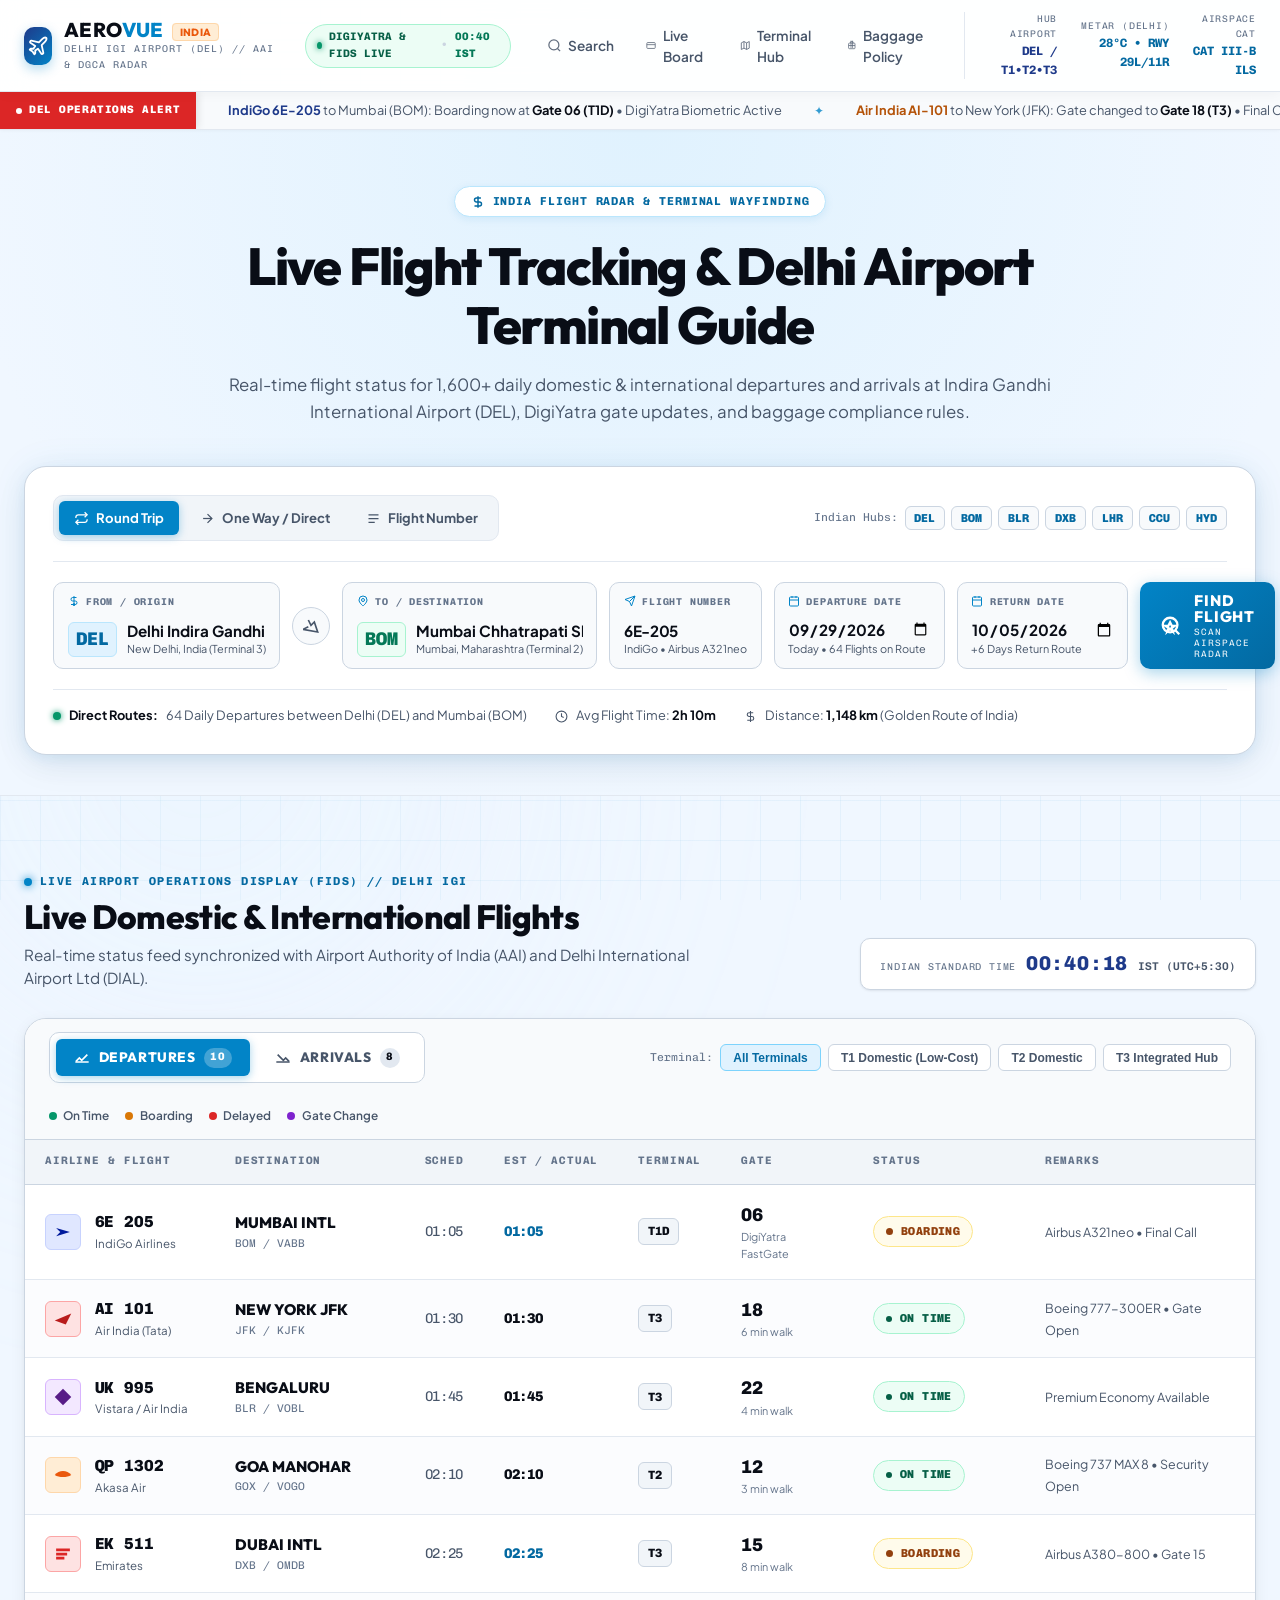
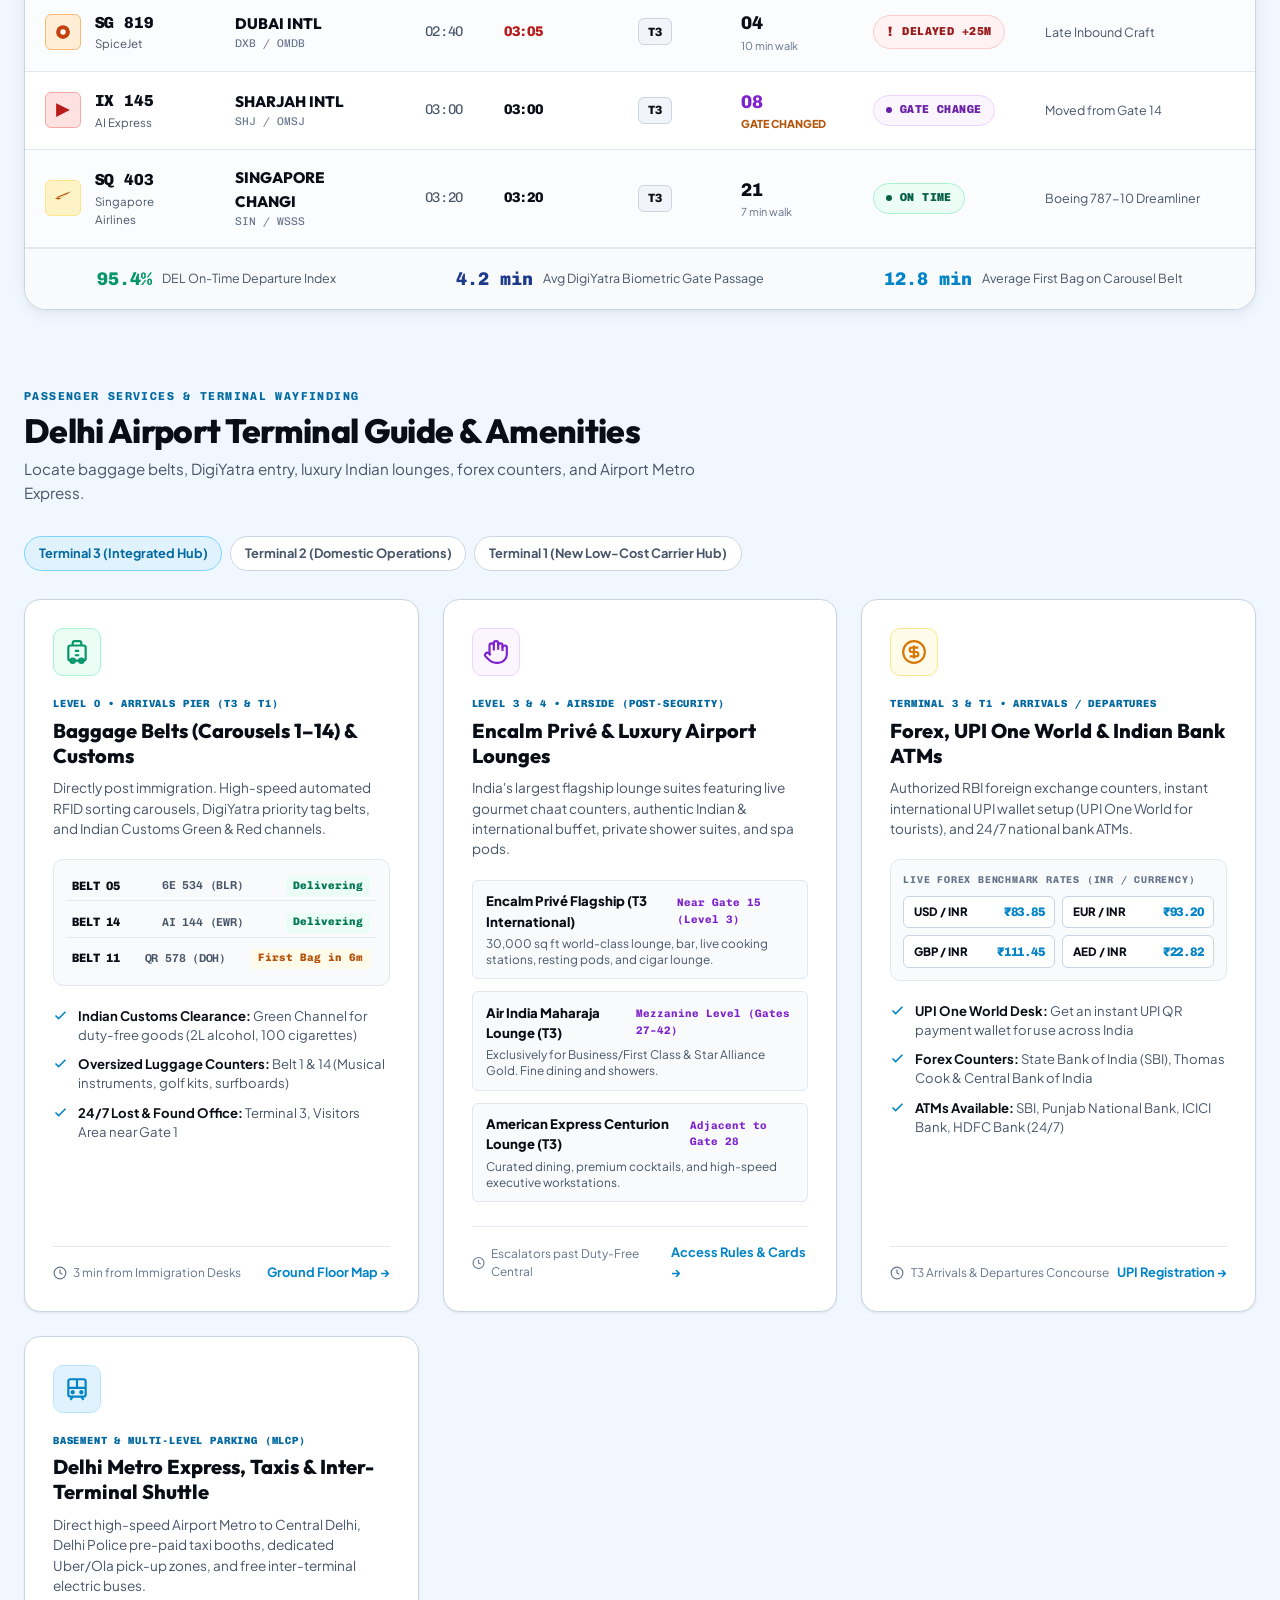
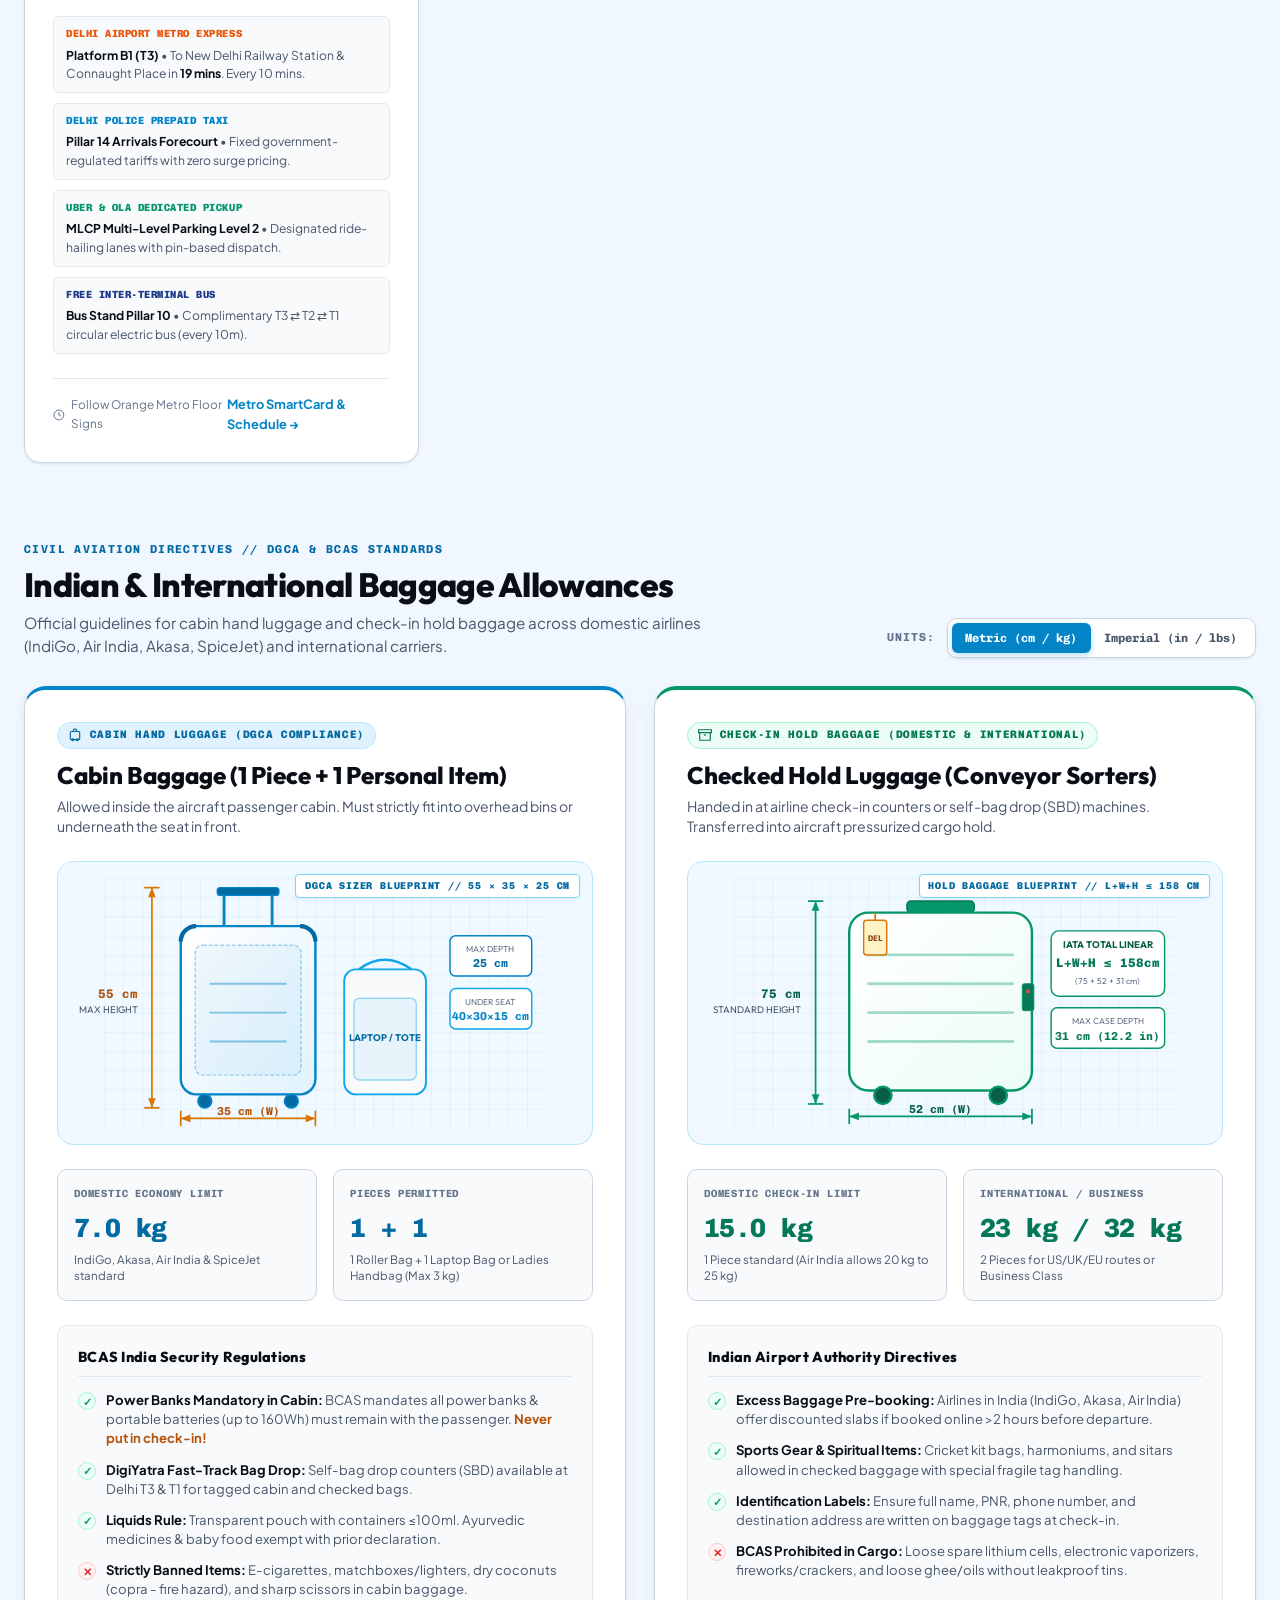
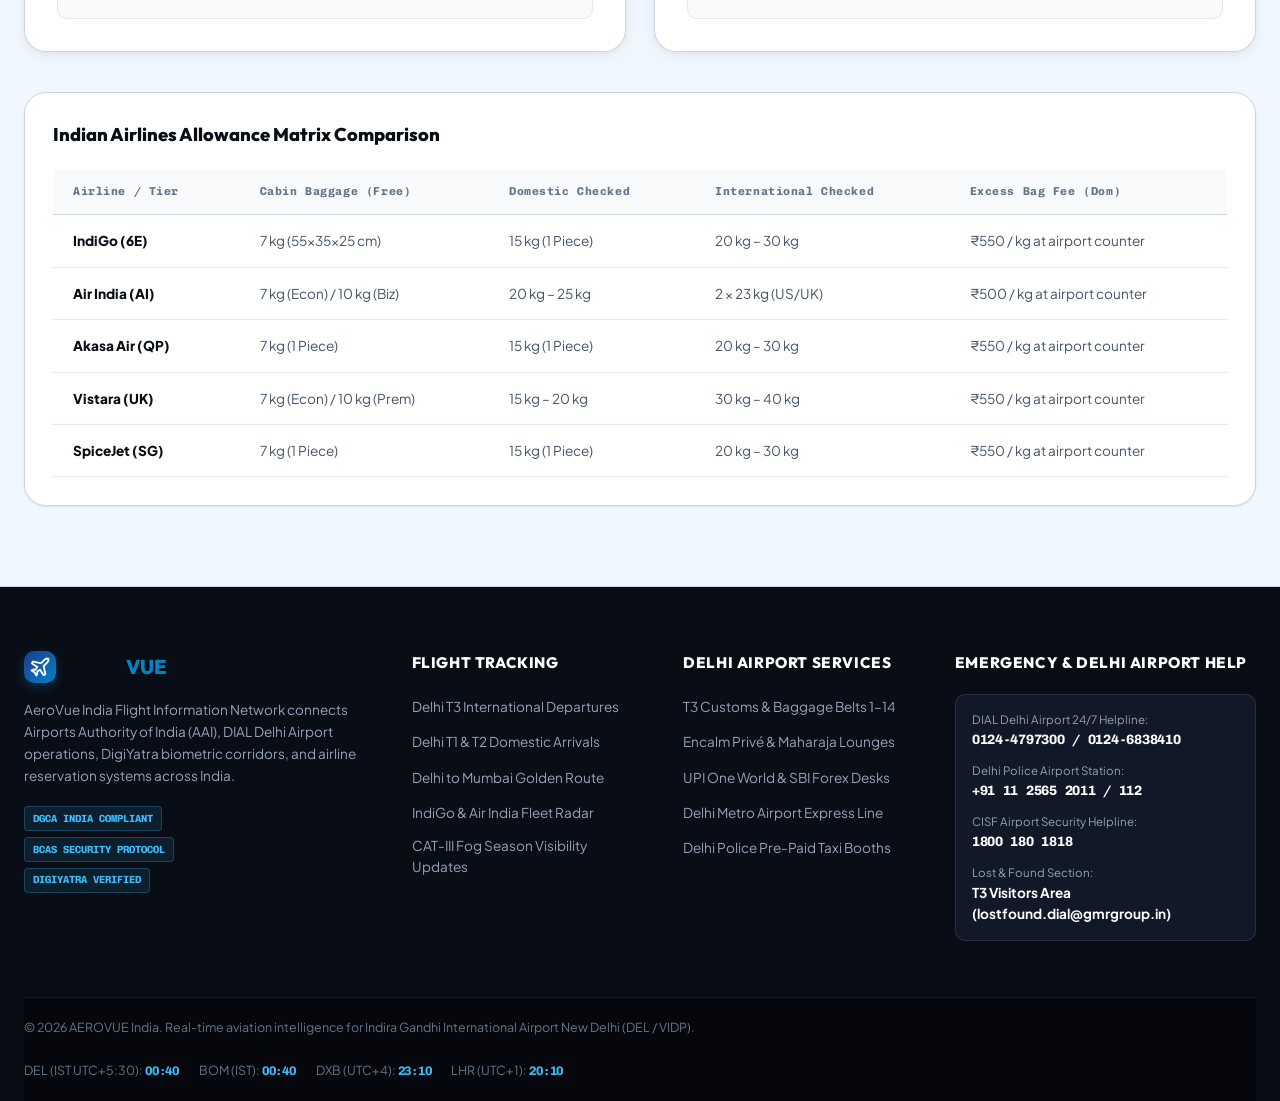
<file: Project 1/index.html>
<!DOCTYPE html>
<html lang="en">
<head>
  <meta charset="UTF-8">
  <meta name="viewport" content="width=device-width, initial-scale=1.0">
  <title>AEROVUE INDIA // IGI Airport New Delhi (DEL) - Live Flight Radar & Terminal Operations</title>
  <meta name="description" content="Live flight status monitor for Indira Gandhi International Airport New Delhi (DEL), real-time FIDS departures and arrivals, DigiYatra terminal navigation, and DGCA/BCAS baggage compliance standards.">
  <link rel="preconnect" href="https://fonts.googleapis.com">
  <link rel="preconnect" href="https://fonts.gstatic.com" crossorigin>
  <link href="https://fonts.googleapis.com/css2?family=Chivo+Mono:ital,wght@0,300;0,400;0,600;0,700;1,400&family=Outfit:wght@300;400;500;600;700;800&family=Plus+Jakarta+Sans:wght@400;500;600;700&display=swap" rel="stylesheet">
  <link rel="stylesheet" href="styles.css">
</head>
<body>
  <!-- Light Blue & White Ambient Radar Grid Background -->
  <div class="radar-bg-grid" aria-hidden="true"></div>
  <div class="radar-glow-orb orb-1" aria-hidden="true"></div>
  <div class="radar-glow-orb orb-2" aria-hidden="true"></div>

  <!-- Top Operational Banner / Live Flight Telemetry -->
  <header class="top-nav-bar" id="nav-header">
    <div class="nav-container">
      <div class="brand-group">
        <a href="#hero-section" class="brand-link" aria-label="AEROVUE India Flight Hub">
          <div class="brand-logo-icon">
            <svg viewBox="0 0 24 24" fill="none" stroke="currentColor" stroke-width="2" stroke-linecap="round" stroke-linejoin="round">
              <path d="M17.8 19.2 16 11l3.5-3.5C21 6 21.5 4 21 3c-1-.5-3 0-4.5 1.5L13 8 4.8 6.2c-.5-.1-.9.1-1.1.5l-.3.5c-.2.5-.1 1 .3 1.3L9 12l-2 3H4l-1 1 3 2 2 3 1-1v-3l3-2 3.5 5.3c.3.4.8.5 1.3.3l.5-.3c.4-.2.6-.6.5-1.1z"/>
            </svg>
          </div>
          <div class="brand-titles">
            <span class="brand-title">AERO<span class="brand-highlight">VUE</span> <span class="country-badge">INDIA</span></span>
            <span class="brand-subtitle">DELHI IGI AIRPORT (DEL) // AAI & DGCA RADAR</span>
          </div>
        </a>
        <div class="status-beacon-pill" title="Live Airport Authority of India Telemetry">
          <span class="beacon-dot"></span>
          <span class="beacon-text">DIGIYATRA & FIDS LIVE</span>
          <span class="beacon-sep">•</span>
          <span class="beacon-time">00:40 IST</span>
        </div>
      </div>

      <!-- Quick Nav Links -->
      <nav class="quick-nav" aria-label="Main Navigation">
        <a href="#flight-search" class="nav-link">
          <svg class="nav-icon" viewBox="0 0 24 24" fill="none" stroke="currentColor" stroke-width="2"><circle cx="11" cy="11" r="8"/><path d="m21 21-4.3-4.3"/></svg>
          <span>Search</span>
        </a>
        <a href="#flight-board" class="nav-link">
          <svg class="nav-icon" viewBox="0 0 24 24" fill="none" stroke="currentColor" stroke-width="2"><rect width="20" height="14" x="2" y="5" rx="2"/><path d="M2 10h20"/><path d="M6 15h.01"/><path d="M10 15h.01"/></svg>
          <span>Live Board</span>
        </a>
        <a href="#terminal-guide" class="nav-link">
          <svg class="nav-icon" viewBox="0 0 24 24" fill="none" stroke="currentColor" stroke-width="2"><polygon points="3 6 9 3 15 6 21 3 21 18 15 21 9 18 3 21"/><line x1="9" x2="9" y1="3" y2="18"/><line x1="15" x2="15" y1="6" y2="21"/></svg>
          <span>Terminal Hub</span>
        </a>
        <a href="#baggage-policy" class="nav-link">
          <svg class="nav-icon" viewBox="0 0 24 24" fill="none" stroke="currentColor" stroke-width="2"><rect width="16" height="14" x="4" y="6" rx="2"/><path d="M9 6V4a2 2 0 0 1 2-2h2a2 2 0 0 1 2 2v2"/><line x1="4" x2="20" y1="12" y2="12"/><line x1="10" x2="10" y1="18"/><line x1="14" x2="14" y1="18"/></svg>
          <span>Baggage Policy</span>
        </a>
      </nav>

      <!-- Airport Hub Telemetry -->
      <div class="hub-telemetry">
        <div class="telemetry-item">
          <span class="telemetry-label">HUB AIRPORT</span>
          <span class="telemetry-val hub-code">DEL / T1•T2•T3</span>
        </div>
        <div class="telemetry-item">
          <span class="telemetry-label">METAR (DELHI)</span>
          <span class="telemetry-val">28°C • RWY 29L/11R</span>
        </div>
        <div class="telemetry-item">
          <span class="telemetry-label">AIRSPACE CAT</span>
          <span class="telemetry-val">CAT III-B ILS</span>
        </div>
      </div>
    </div>
  </header>

  <!-- Live Flight Alert Marquee Ticker -->
  <aside class="live-ticker-wrap" aria-label="Urgent Flight Updates">
    <div class="ticker-badge">
      <span class="live-pulse-icon"></span>
      <span>DEL OPERATIONS ALERT</span>
    </div>
    <div class="ticker-content-track">
      <div class="ticker-content">
        <span class="ticker-item"><strong class="highlight-indigo">IndiGo 6E-205</strong> to Mumbai (BOM): Boarding now at <strong>Gate 06 (T1D)</strong> • DigiYatra Biometric Active</span>
        <span class="ticker-sep">✦</span>
        <span class="ticker-item"><strong class="highlight-amber">Air India AI-101</strong> to New York (JFK): Gate changed to <strong>Gate 18 (T3)</strong> • Final Call for Zone A</span>
        <span class="ticker-sep">✦</span>
        <span class="ticker-item"><strong class="highlight-green">Emirates EK-511</strong> from Dubai: Touchdown confirmed <strong>Runway 29L</strong> • Belt 14 (T3 Arrivals)</span>
        <span class="ticker-sep">✦</span>
        <span class="ticker-item"><strong class="highlight-red">SpiceJet SG-819</strong> to Dubai: Departure delayed by <strong>+25 min</strong> due to late arrival of inbound craft</span>
        <span class="ticker-sep">✦</span>
        <span class="ticker-item"><strong class="highlight-cyan">Airport Metro Express:</strong> Trains running every 10 min to New Delhi Railway Station (Platform B1)</span>
      </div>
    </div>
  </aside>

  <main>
    <!-- ======================================================== -->
    <!-- SECTION 1: HERO SEARCH BANNER                           -->
    <!-- ======================================================== -->
    <section class="hero-section" id="hero-section">
      <div class="hero-inner-container">
        <!-- Hero Tagline -->
        <div class="hero-header-text">
          <div class="badge-pill">
            <svg viewBox="0 0 24 24" width="14" height="14" fill="none" stroke="currentColor" stroke-width="2.5"><path d="M12 2v20M17 5H9.5a3.5 3.5 0 0 0 0 7h5a3.5 3.5 0 0 1 0 7H6"/></svg>
            INDIA FLIGHT RADAR & TERMINAL WAYFINDING
          </div>
          <h1 class="hero-title">Live Flight Tracking & Delhi Airport Terminal Guide</h1>
          <p class="hero-subtitle">
            Real-time flight status for 1,600+ daily domestic & international departures and arrivals at Indira Gandhi International Airport (DEL), DigiYatra gate updates, and baggage compliance rules.
          </p>
        </div>

        <!-- Hero Route Search Component -->
        <div class="hero-search-wrapper" id="flight-search">
          <!-- Pure CSS Mode Tabs -->
          <input type="radio" name="search-mode" id="mode-roundtrip" class="tab-radio" checked>
          <input type="radio" name="search-mode" id="mode-oneway" class="tab-radio">
          <input type="radio" name="search-mode" id="mode-flightno" class="tab-radio">

          <div class="search-tabs-header">
            <div class="mode-selectors">
              <label for="mode-roundtrip" class="tab-btn">
                <svg viewBox="0 0 24 24" fill="none" stroke="currentColor" stroke-width="2"><path d="m17 2 4 4-4 4"/><path d="M3 11v-1a4 4 0 0 1 4-4h14"/><path d="m7 22-4-4 4-4"/><path d="M21 13v1a4 4 0 0 1-4 4H3"/></svg>
                Round Trip
              </label>
              <label for="mode-oneway" class="tab-btn">
                <svg viewBox="0 0 24 24" fill="none" stroke="currentColor" stroke-width="2"><path d="M5 12h14"/><path d="m12 5 7 7-7 7"/></svg>
                One Way / Direct
              </label>
              <label for="mode-flightno" class="tab-btn">
                <svg viewBox="0 0 24 24" fill="none" stroke="currentColor" stroke-width="2"><path d="M4 6h16M4 12h16M4 18h10"/></svg>
                Flight Number
              </label>
            </div>
            <div class="search-preset-hints">
              <span class="hint-label">Indian Hubs:</span>
              <button type="button" class="preset-pill">DEL</button>
              <button type="button" class="preset-pill">BOM</button>
              <button type="button" class="preset-pill">BLR</button>
              <button type="button" class="preset-pill">DXB</button>
              <button type="button" class="preset-pill">LHR</button>
              <button type="button" class="preset-pill">CCU</button>
              <button type="button" class="preset-pill">HYD</button>
            </div>
          </div>

          <!-- Main Search Controls Form -->
          <form class="search-controls-grid" id="search-form" onsubmit="return false;">
            <!-- Origin Input -->
            <div class="input-card origin-card">
              <div class="input-icon-label">
                <svg viewBox="0 0 24 24" fill="none" stroke="currentColor" stroke-width="2"><path d="M12 2v20M17 5H9.5a3.5 3.5 0 0 0 0 7h5a3.5 3.5 0 0 1 0 7H6"/><circle cx="12" cy="19" r="2"/></svg>
                <span>FROM / ORIGIN</span>
              </div>
              <div class="input-field-wrap">
                <div class="airport-code-badge">DEL</div>
                <div class="text-inputs">
                  <input type="text" id="origin-input" class="main-input" value="Delhi Indira Gandhi Intl" placeholder="City or airport">
                  <span class="sub-label">New Delhi, India (Terminal 3)</span>
                </div>
              </div>
            </div>

            <!-- Swap Button -->
            <div class="swap-action-wrap">
              <button type="button" class="swap-btn" id="btn-swap-airports" title="Swap Origin and Destination" aria-label="Swap origin and destination">
                <svg viewBox="0 0 24 24" fill="none" stroke="currentColor" stroke-width="2.5"><path d="m8 3 4 8 5-5 5 15-22-4 8-4"/></svg>
              </button>
            </div>

            <!-- Destination Input -->
            <div class="input-card dest-card">
              <div class="input-icon-label">
                <svg viewBox="0 0 24 24" fill="none" stroke="currentColor" stroke-width="2"><path d="M12 2a8 8 0 0 0-8 8c0 5.25 8 12 8 12s8-6.75 8-12a8 8 0 0 0-8-8z"/><circle cx="12" cy="10" r="3"/></svg>
                <span>TO / DESTINATION</span>
              </div>
              <div class="input-field-wrap">
                <div class="airport-code-badge badge-dest">BOM</div>
                <div class="text-inputs">
                  <input type="text" id="dest-input" class="main-input" value="Mumbai Chhatrapati Shivaji" placeholder="City or airport">
                  <span class="sub-label">Mumbai, Maharashtra (Terminal 2)</span>
                </div>
              </div>
            </div>

            <!-- Flight Code Quick Input -->
            <div class="input-card flightno-card">
              <div class="input-icon-label">
                <svg viewBox="0 0 24 24" fill="none" stroke="currentColor" stroke-width="2"><path d="M22 2L11 13"/><path d="M22 2l-7 20-4-9-9-4 20-7z"/></svg>
                <span>FLIGHT NUMBER</span>
              </div>
              <div class="input-field-wrap">
                <div class="text-inputs full-width">
                  <input type="text" id="flightno-input" class="main-input mono-font" value="6E-205" placeholder="e.g. 6E205, AI101">
                  <span class="sub-label">IndiGo • Airbus A321neo</span>
                </div>
              </div>
            </div>

            <!-- Departure Date Picker -->
            <div class="input-card date-card">
              <div class="input-icon-label">
                <svg viewBox="0 0 24 24" fill="none" stroke="currentColor" stroke-width="2"><rect width="18" height="18" x="3" y="4" rx="2" ry="2"/><line x1="16" x2="16" y1="2" y2="6"/><line x1="8" x2="8" y1="2" y2="6"/><line x1="3" x2="21" y1="10" y2="10"/></svg>
                <span>DEPARTURE DATE</span>
              </div>
              <div class="input-field-wrap">
                <div class="text-inputs full-width">
                  <input type="date" id="date-input" class="main-input date-input" value="2026-09-29">
                  <span class="sub-label">Today • 64 Flights on Route</span>
                </div>
              </div>
            </div>

            <!-- Return Date Picker -->
            <div class="input-card return-card">
              <div class="input-icon-label">
                <svg viewBox="0 0 24 24" fill="none" stroke="currentColor" stroke-width="2"><path d="M8 2v4M16 2v4M3 10h18M5 4h14a2 2 0 0 1 2 2v14a2 2 0 0 1-2 2H5a2 2 0 0 1-2-2V6a2 2 0 0 1 2-2z"/></svg>
                <span>RETURN DATE</span>
              </div>
              <div class="input-field-wrap">
                <div class="text-inputs full-width">
                  <input type="date" id="return-input" class="main-input date-input" value="2026-10-05">
                  <span class="sub-label">+6 Days Return Route</span>
                </div>
              </div>
            </div>

            <!-- Search CTA Button -->
            <div class="search-cta-wrap">
              <button type="submit" class="hero-search-btn" id="btn-submit-search" aria-label="Search Flight Status">
                <div class="btn-sheen" aria-hidden="true"></div>
                <svg viewBox="0 0 24 24" fill="none" stroke="currentColor" stroke-width="2.5"><circle cx="11" cy="11" r="8"/><path d="m21 21-4.3-4.3"/><polygon points="11 8 13 12 16 12 13 14 14 18 11 15 8 18 9 14 6 12 9 12 11 8"/></svg>
                <div class="btn-text-block">
                  <span class="btn-main-text">FIND FLIGHT</span>
                  <span class="btn-sub-text">SCAN AIRSPACE RADAR</span>
                </div>
              </button>
            </div>
          </form>

          <!-- Quick Route Stats Bar below search -->
          <div class="search-meta-footer">
            <div class="meta-tag">
              <span class="dot-active"></span>
              <strong>Direct Routes:</strong> 64 Daily Departures between Delhi (DEL) and Mumbai (BOM)
            </div>
            <div class="meta-tag">
              <svg viewBox="0 0 24 24" width="13" height="13" fill="none" stroke="currentColor" stroke-width="2"><circle cx="12" cy="12" r="10"/><polyline points="12 6 12 12 16 14"/></svg>
              <span>Avg Flight Time: <strong>2h 10m</strong></span>
            </div>
            <div class="meta-tag">
              <svg viewBox="0 0 24 24" width="13" height="13" fill="none" stroke="currentColor" stroke-width="2"><path d="M12 2v20M17 5H9.5a3.5 3.5 0 0 0 0 7h5a3.5 3.5 0 0 1 0 7H6"/></svg>
              <span>Distance: <strong>1,148 km</strong> (Golden Route of India)</span>
            </div>
          </div>
        </div>
      </div>
    </section>

    <!-- ======================================================== -->
    <!-- SECTION 2: FLIGHT STATUS BOARD (LIVE FIDS)               -->
    <!-- ======================================================== -->
    <section class="section-container" id="flight-board">
      <div class="section-header-row">
        <div>
          <div class="section-kicker">
            <span class="fids-signal-indicator"></span>
            LIVE AIRPORT OPERATIONS DISPLAY (FIDS) // DELHI IGI
          </div>
          <h2 class="section-title">Live Domestic & International Flights</h2>
          <p class="section-lead">Real-time status feed synchronized with Airport Authority of India (AAI) and Delhi International Airport Ltd (DIAL).</p>
        </div>

        <div class="board-clock-panel">
          <div class="clock-display">
            <span class="clock-label">INDIAN STANDARD TIME</span>
            <span class="clock-digits mono-font">00:40:18</span>
            <span class="clock-zone">IST (UTC+5:30)</span>
          </div>
        </div>
      </div>

      <!-- Pure CSS Interactive Tabs for Departures and Arrivals -->
      <div class="fids-wrapper">
        <input type="radio" name="board-direction" id="fids-tab-dep" class="board-radio" checked>
        <input type="radio" name="board-direction" id="fids-tab-arr" class="board-radio">

        <!-- Board Toolbar -->
        <div class="board-controls-bar">
          <!-- Direction Selector -->
          <div class="board-tab-switcher">
            <label for="fids-tab-dep" class="fids-tab-label dep-tab" id="label-dep">
              <svg viewBox="0 0 24 24" fill="none" stroke="currentColor" stroke-width="2.5"><path d="M2 18h20"/><path d="M20 7 11.5 15.5 8 12 3 17"/></svg>
              <span>DEPARTURES</span>
              <span class="counter-badge">10</span>
            </label>
            <label for="fids-tab-arr" class="fids-tab-label arr-tab" id="label-arr">
              <svg viewBox="0 0 24 24" fill="none" stroke="currentColor" stroke-width="2.5"><path d="M2 18h20"/><path d="m4 7 8.5 8.5L16 12l5 5"/></svg>
              <span>ARRIVALS</span>
              <span class="counter-badge">8</span>
            </label>
          </div>

          <!-- Quick Filters -->
          <div class="board-filter-group">
            <span class="filter-label">Terminal:</span>
            <button type="button" class="filter-chip active">All Terminals</button>
            <button type="button" class="filter-chip">T1 Domestic (Low-Cost)</button>
            <button type="button" class="filter-chip">T2 Domestic</button>
            <button type="button" class="filter-chip">T3 Integrated Hub</button>
          </div>

          <div class="board-legend">
            <span class="legend-item"><span class="status-dot dot-ontime"></span> On Time</span>
            <span class="legend-item"><span class="status-dot dot-boarding"></span> Boarding</span>
            <span class="legend-item"><span class="status-dot dot-delayed"></span> Delayed</span>
            <span class="legend-item"><span class="status-dot dot-gate"></span> Gate Change</span>
          </div>
        </div>

        <!-- ================= DEPARTURES TABLE ================= -->
        <div class="board-table-container fids-departures-panel">
          <div class="table-scroll-wrapper">
            <table class="fids-table" id="departures-table">
              <thead>
                <tr>
                  <th scope="col" class="th-airline">AIRLINE & FLIGHT</th>
                  <th scope="col" class="th-dest">DESTINATION</th>
                  <th scope="col" class="th-sched">SCHED</th>
                  <th scope="col" class="th-est">EST / ACTUAL</th>
                  <th scope="col" class="th-terminal">TERMINAL</th>
                  <th scope="col" class="th-gate">GATE</th>
                  <th scope="col" class="th-status">STATUS</th>
                  <th scope="col" class="th-details">REMARKS</th>
                </tr>
              </thead>
              <tbody>
                <!-- Flight 1: IndiGo 6E 205 (Domestic Flagship) -->
                <tr class="fids-row row-boarding">
                  <td class="td-airline">
                    <div class="airline-cell">
                      <div class="airline-badge badge-6e" title="IndiGo">
                        <svg viewBox="0 0 32 32" class="airline-vector"><path d="M6 10l20 6-20 6 6-6z" fill="currentColor"/></svg>
                      </div>
                      <div class="flight-identity">
                        <span class="flight-number mono-font">6E 205</span>
                        <span class="airline-name">IndiGo Airlines</span>
                      </div>
                    </div>
                  </td>
                  <td class="td-dest">
                    <div class="dest-cell">
                      <span class="dest-city">MUMBAI INTL</span>
                      <span class="dest-iata">BOM / VABB</span>
                    </div>
                  </td>
                  <td class="td-sched mono-font">01:05</td>
                  <td class="td-est mono-font text-highlight">01:05</td>
                  <td class="td-terminal">
                    <span class="terminal-badge">T1D</span>
                  </td>
                  <td class="td-gate">
                    <div class="gate-cell">
                      <span class="gate-code mono-font">06</span>
                      <span class="gate-walk">DigiYatra FastGate</span>
                    </div>
                  </td>
                  <td class="td-status">
                    <div class="status-chip chip-boarding">
                      <span class="chip-pulse"></span>
                      <span>BOARDING</span>
                    </div>
                  </td>
                  <td class="td-remarks">
                    <span class="remarks-text">Airbus A321neo • Final Call</span>
                  </td>
                </tr>

                <!-- Flight 2: Air India AI 101 (International Long-Haul) -->
                <tr class="fids-row row-ontime">
                  <td class="td-airline">
                    <div class="airline-cell">
                      <div class="airline-badge badge-ai" title="Air India">
                        <svg viewBox="0 0 32 32" class="airline-vector"><path d="M4 18l24-10-8 16-8-3z" fill="currentColor"/></svg>
                      </div>
                      <div class="flight-identity">
                        <span class="flight-number mono-font">AI 101</span>
                        <span class="airline-name">Air India (Tata)</span>
                      </div>
                    </div>
                  </td>
                  <td class="td-dest">
                    <div class="dest-cell">
                      <span class="dest-city">NEW YORK JFK</span>
                      <span class="dest-iata">JFK / KJFK</span>
                    </div>
                  </td>
                  <td class="td-sched mono-font">01:30</td>
                  <td class="td-est mono-font">01:30</td>
                  <td class="td-terminal">
                    <span class="terminal-badge">T3</span>
                  </td>
                  <td class="td-gate">
                    <div class="gate-cell">
                      <span class="gate-code mono-font">18</span>
                      <span class="gate-walk">6 min walk</span>
                    </div>
                  </td>
                  <td class="td-status">
                    <div class="status-chip chip-ontime">
                      <span class="chip-dot"></span>
                      <span>ON TIME</span>
                    </div>
                  </td>
                  <td class="td-remarks">
                    <span class="remarks-text">Boeing 777-300ER • Gate Open</span>
                  </td>
                </tr>

                <!-- Flight 3: Vistara UK 995 -->
                <tr class="fids-row row-ontime">
                  <td class="td-airline">
                    <div class="airline-cell">
                      <div class="airline-badge badge-uk" title="Vistara">
                        <svg viewBox="0 0 32 32" class="airline-vector"><path d="M16 4l12 12-12 12L4 16z" fill="currentColor"/></svg>
                      </div>
                      <div class="flight-identity">
                        <span class="flight-number mono-font">UK 995</span>
                        <span class="airline-name">Vistara / Air India</span>
                      </div>
                    </div>
                  </td>
                  <td class="td-dest">
                    <div class="dest-cell">
                      <span class="dest-city">BENGALURU</span>
                      <span class="dest-iata">BLR / VOBL</span>
                    </div>
                  </td>
                  <td class="td-sched mono-font">01:45</td>
                  <td class="td-est mono-font">01:45</td>
                  <td class="td-terminal">
                    <span class="terminal-badge">T3</span>
                  </td>
                  <td class="td-gate">
                    <div class="gate-cell">
                      <span class="gate-code mono-font">22</span>
                      <span class="gate-walk">4 min walk</span>
                    </div>
                  </td>
                  <td class="td-status">
                    <div class="status-chip chip-ontime">
                      <span class="chip-dot"></span>
                      <span>ON TIME</span>
                    </div>
                  </td>
                  <td class="td-remarks">
                    <span class="remarks-text">Premium Economy Available</span>
                  </td>
                </tr>

                <!-- Flight 4: Akasa Air QP 1302 -->
                <tr class="fids-row row-ontime">
                  <td class="td-airline">
                    <div class="airline-cell">
                      <div class="airline-badge badge-qp" title="Akasa Air">
                        <svg viewBox="0 0 32 32" class="airline-vector"><path d="M4 16c6-8 18-8 24 0-6 4-18 4-24 0z" fill="currentColor"/></svg>
                      </div>
                      <div class="flight-identity">
                        <span class="flight-number mono-font">QP 1302</span>
                        <span class="airline-name">Akasa Air</span>
                      </div>
                    </div>
                  </td>
                  <td class="td-dest">
                    <div class="dest-cell">
                      <span class="dest-city">GOA MANOHAR</span>
                      <span class="dest-iata">GOX / VOGO</span>
                    </div>
                  </td>
                  <td class="td-sched mono-font">02:10</td>
                  <td class="td-est mono-font">02:10</td>
                  <td class="td-terminal">
                    <span class="terminal-badge">T2</span>
                  </td>
                  <td class="td-gate">
                    <div class="gate-cell">
                      <span class="gate-code mono-font">12</span>
                      <span class="gate-walk">3 min walk</span>
                    </div>
                  </td>
                  <td class="td-status">
                    <div class="status-chip chip-ontime">
                      <span class="chip-dot"></span>
                      <span>ON TIME</span>
                    </div>
                  </td>
                  <td class="td-remarks">
                    <span class="remarks-text">Boeing 737 MAX 8 • Security Open</span>
                  </td>
                </tr>

                <!-- Flight 5: Emirates EK 511 -->
                <tr class="fids-row row-boarding">
                  <td class="td-airline">
                    <div class="airline-cell">
                      <div class="airline-badge badge-ek" title="Emirates">
                        <svg viewBox="0 0 32 32" class="airline-vector"><path d="M6 8h20v4H6zm0 6h16v4H6zm0 6h12v4H6z" fill="currentColor"/></svg>
                      </div>
                      <div class="flight-identity">
                        <span class="flight-number mono-font">EK 511</span>
                        <span class="airline-name">Emirates</span>
                      </div>
                    </div>
                  </td>
                  <td class="td-dest">
                    <div class="dest-cell">
                      <span class="dest-city">DUBAI INTL</span>
                      <span class="dest-iata">DXB / OMDB</span>
                    </div>
                  </td>
                  <td class="td-sched mono-font">02:25</td>
                  <td class="td-est mono-font text-highlight">02:25</td>
                  <td class="td-terminal">
                    <span class="terminal-badge">T3</span>
                  </td>
                  <td class="td-gate">
                    <div class="gate-cell">
                      <span class="gate-code mono-font">15</span>
                      <span class="gate-walk">8 min walk</span>
                    </div>
                  </td>
                  <td class="td-status">
                    <div class="status-chip chip-boarding">
                      <span class="chip-pulse"></span>
                      <span>BOARDING</span>
                    </div>
                  </td>
                  <td class="td-remarks">
                    <span class="remarks-text">Airbus A380-800 • Gate 15</span>
                  </td>
                </tr>

                <!-- Flight 6: SpiceJet SG 819 (Delayed) -->
                <tr class="fids-row row-delayed">
                  <td class="td-airline">
                    <div class="airline-cell">
                      <div class="airline-badge badge-sg" title="SpiceJet">
                        <svg viewBox="0 0 32 32" class="airline-vector"><circle cx="16" cy="16" r="10" fill="currentColor"/><circle cx="16" cy="16" r="4" fill="#fff"/></svg>
                      </div>
                      <div class="flight-identity">
                        <span class="flight-number mono-font">SG 819</span>
                        <span class="airline-name">SpiceJet</span>
                      </div>
                    </div>
                  </td>
                  <td class="td-dest">
                    <div class="dest-cell">
                      <span class="dest-city">DUBAI INTL</span>
                      <span class="dest-iata">DXB / OMDB</span>
                    </div>
                  </td>
                  <td class="td-sched mono-font">02:40</td>
                  <td class="td-est mono-font text-delayed">03:05</td>
                  <td class="td-terminal">
                    <span class="terminal-badge">T3</span>
                  </td>
                  <td class="td-gate">
                    <div class="gate-cell">
                      <span class="gate-code mono-font">04</span>
                      <span class="gate-walk">10 min walk</span>
                    </div>
                  </td>
                  <td class="td-status">
                    <div class="status-chip chip-delayed">
                      <span class="chip-exclamation">!</span>
                      <span>DELAYED +25M</span>
                    </div>
                  </td>
                  <td class="td-remarks">
                    <span class="remarks-text text-warning">Late Inbound Craft</span>
                  </td>
                </tr>

                <!-- Flight 7: Air India Express IX 145 (Gate Change) -->
                <tr class="fids-row row-gatechange">
                  <td class="td-airline">
                    <div class="airline-cell">
                      <div class="airline-badge badge-ix" title="Air India Express">
                        <svg viewBox="0 0 32 32" class="airline-vector"><polygon points="6,6 26,16 6,26" fill="currentColor"/></svg>
                      </div>
                      <div class="flight-identity">
                        <span class="flight-number mono-font">IX 145</span>
                        <span class="airline-name">AI Express</span>
                      </div>
                    </div>
                  </td>
                  <td class="td-dest">
                    <div class="dest-cell">
                      <span class="dest-city">SHARJAH INTL</span>
                      <span class="dest-iata">SHJ / OMSJ</span>
                    </div>
                  </td>
                  <td class="td-sched mono-font">03:00</td>
                  <td class="td-est mono-font">03:00</td>
                  <td class="td-terminal">
                    <span class="terminal-badge">T3</span>
                  </td>
                  <td class="td-gate">
                    <div class="gate-cell">
                      <span class="gate-code mono-font highlight-gate">08</span>
                      <span class="gate-walk badge-urgent">GATE CHANGED</span>
                    </div>
                  </td>
                  <td class="td-status">
                    <div class="status-chip chip-gate">
                      <span class="chip-dot"></span>
                      <span>GATE CHANGE</span>
                    </div>
                  </td>
                  <td class="td-remarks">
                    <span class="remarks-text text-amber">Moved from Gate 14</span>
                  </td>
                </tr>

                <!-- Flight 8: Singapore Airlines SQ 403 -->
                <tr class="fids-row row-ontime">
                  <td class="td-airline">
                    <div class="airline-cell">
                      <div class="airline-badge badge-sq" title="Singapore Airlines">
                        <svg viewBox="0 0 32 32" class="airline-vector"><path d="M28 6L14 16l-8-1 14-6 8-3zM4 17l6 1 12-8-18 7z" fill="currentColor"/></svg>
                      </div>
                      <div class="flight-identity">
                        <span class="flight-number mono-font">SQ 403</span>
                        <span class="airline-name">Singapore Airlines</span>
                      </div>
                    </div>
                  </td>
                  <td class="td-dest">
                    <div class="dest-cell">
                      <span class="dest-city">SINGAPORE CHANGI</span>
                      <span class="dest-iata">SIN / WSSS</span>
                    </div>
                  </td>
                  <td class="td-sched mono-font">03:20</td>
                  <td class="td-est mono-font">03:20</td>
                  <td class="td-terminal">
                    <span class="terminal-badge">T3</span>
                  </td>
                  <td class="td-gate">
                    <div class="gate-cell">
                      <span class="gate-code mono-font">21</span>
                      <span class="gate-walk">7 min walk</span>
                    </div>
                  </td>
                  <td class="td-status">
                    <div class="status-chip chip-ontime">
                      <span class="chip-dot"></span>
                      <span>ON TIME</span>
                    </div>
                  </td>
                  <td class="td-remarks">
                    <span class="remarks-text">Boeing 787-10 Dreamliner</span>
                  </td>
                </tr>
              </tbody>
            </table>
          </div>
        </div>

        <!-- ================= ARRIVALS TABLE ================= -->
        <div class="board-table-container fids-arrivals-panel">
          <div class="table-scroll-wrapper">
            <table class="fids-table" id="arrivals-table">
              <thead>
                <tr>
                  <th scope="col" class="th-airline">AIRLINE & FLIGHT</th>
                  <th scope="col" class="th-dest">ORIGIN</th>
                  <th scope="col" class="th-sched">STA (SCHED)</th>
                  <th scope="col" class="th-est">ETA / ACTUAL</th>
                  <th scope="col" class="th-terminal">TERMINAL</th>
                  <th scope="col" class="th-belt">BAGGAGE BELT</th>
                  <th scope="col" class="th-status">STATUS</th>
                  <th scope="col" class="th-details">REMARKS</th>
                </tr>
              </thead>
              <tbody>
                <!-- Arrival 1: IndiGo 6E 534 from Bengaluru -->
                <tr class="fids-row row-ontime">
                  <td class="td-airline">
                    <div class="airline-cell">
                      <div class="airline-badge badge-6e" title="IndiGo">
                        <svg viewBox="0 0 32 32" class="airline-vector"><path d="M6 10l20 6-20 6 6-6z" fill="currentColor"/></svg>
                      </div>
                      <div class="flight-identity">
                        <span class="flight-number mono-font">6E 534</span>
                        <span class="airline-name">IndiGo</span>
                      </div>
                    </div>
                  </td>
                  <td class="td-dest">
                    <div class="dest-cell">
                      <span class="dest-city">BENGALURU KEMPEGOWDA</span>
                      <span class="dest-iata">BLR / VOBL</span>
                    </div>
                  </td>
                  <td class="td-sched mono-font">00:30</td>
                  <td class="td-est mono-font text-highlight">00:25</td>
                  <td class="td-terminal">
                    <span class="terminal-badge">T2</span>
                  </td>
                  <td class="td-belt">
                    <div class="belt-cell">
                      <span class="belt-code mono-font">BELT 05</span>
                      <span class="belt-status text-green">Delivering Bags</span>
                    </div>
                  </td>
                  <td class="td-status">
                    <div class="status-chip chip-ontime">
                      <span class="chip-dot"></span>
                      <span>LANDED 00:25</span>
                    </div>
                  </td>
                  <td class="td-remarks">
                    <span class="remarks-text">Runway 28 • DigiYatra Exit</span>
                  </td>
                </tr>

                <!-- Arrival 2: Air India AI 144 from Newark -->
                <tr class="fids-row row-ontime">
                  <td class="td-airline">
                    <div class="airline-cell">
                      <div class="airline-badge badge-ai" title="Air India">
                        <svg viewBox="0 0 32 32" class="airline-vector"><path d="M4 18l24-10-8 16-8-3z" fill="currentColor"/></svg>
                      </div>
                      <div class="flight-identity">
                        <span class="flight-number mono-font">AI 144</span>
                        <span class="airline-name">Air India</span>
                      </div>
                    </div>
                  </td>
                  <td class="td-dest">
                    <div class="dest-cell">
                      <span class="dest-city">NEWARK LIBERTY</span>
                      <span class="dest-iata">EWR / KEWR</span>
                    </div>
                  </td>
                  <td class="td-sched mono-font">00:40</td>
                  <td class="td-est mono-font text-highlight">00:35</td>
                  <td class="td-terminal">
                    <span class="terminal-badge">T3</span>
                  </td>
                  <td class="td-belt">
                    <div class="belt-cell">
                      <span class="belt-code mono-font">BELT 14</span>
                      <span class="belt-status text-green">Delivering Bags</span>
                    </div>
                  </td>
                  <td class="td-status">
                    <div class="status-chip chip-ontime">
                      <span class="chip-dot"></span>
                      <span>TAXIING</span>
                    </div>
                  </td>
                  <td class="td-remarks">
                    <span class="remarks-text">Boeing 777-200LR • Stand 32</span>
                  </td>
                </tr>

                <!-- Arrival 3: Qatar Airways QR 578 from Doha -->
                <tr class="fids-row row-ontime">
                  <td class="td-airline">
                    <div class="airline-cell">
                      <div class="airline-badge badge-qr" title="Qatar Airways">
                        <svg viewBox="0 0 32 32" class="airline-vector"><path d="M16 4a12 12 0 1 0 12 12A12 12 0 0 0 16 4zm-2 16l-4-4 2-2 2 2 6-6 2 2z" fill="currentColor"/></svg>
                      </div>
                      <div class="flight-identity">
                        <span class="flight-number mono-font">QR 578</span>
                        <span class="airline-name">Qatar Airways</span>
                      </div>
                    </div>
                  </td>
                  <td class="td-dest">
                    <div class="dest-cell">
                      <span class="dest-city">DOHA HAMAD</span>
                      <span class="dest-iata">DOH / OTHH</span>
                    </div>
                  </td>
                  <td class="td-sched mono-font">00:55</td>
                  <td class="td-est mono-font">00:55</td>
                  <td class="td-terminal">
                    <span class="terminal-badge">T3</span>
                  </td>
                  <td class="td-belt">
                    <div class="belt-cell">
                      <span class="belt-code mono-font">BELT 11</span>
                      <span class="belt-status text-amber">First Bag in 6m</span>
                    </div>
                  </td>
                  <td class="td-status">
                    <div class="status-chip chip-ontime">
                      <span class="chip-dot"></span>
                      <span>ON APPROACH</span>
                    </div>
                  </td>
                  <td class="td-remarks">
                    <span class="remarks-text">T3 Customs Green Channel</span>
                  </td>
                </tr>

                <!-- Arrival 4: British Airways BA 143 from London -->
                <tr class="fids-row row-delayed">
                  <td class="td-airline">
                    <div class="airline-cell">
                      <div class="airline-badge badge-ba" title="British Airways">
                        <svg viewBox="0 0 32 32" class="airline-vector"><path d="M4 14c8-4 16-4 24 0-4 6-12 10-24 0z" fill="currentColor"/></svg>
                      </div>
                      <div class="flight-identity">
                        <span class="flight-number mono-font">BA 143</span>
                        <span class="airline-name">British Airways</span>
                      </div>
                    </div>
                  </td>
                  <td class="td-dest">
                    <div class="dest-cell">
                      <span class="dest-city">LONDON HEATHROW</span>
                      <span class="dest-iata">LHR / EGLL</span>
                    </div>
                  </td>
                  <td class="td-sched mono-font">01:10</td>
                  <td class="td-est mono-font text-delayed">01:35</td>
                  <td class="td-terminal">
                    <span class="terminal-badge">T3</span>
                  </td>
                  <td class="td-belt">
                    <div class="belt-cell">
                      <span class="belt-code mono-font">BELT 08</span>
                      <span class="belt-status text-slate">Standby</span>
                    </div>
                  </td>
                  <td class="td-status">
                    <div class="status-chip chip-delayed">
                      <span class="chip-exclamation">!</span>
                      <span>DELAYED +25M</span>
                    </div>
                  </td>
                  <td class="td-remarks">
                    <span class="remarks-text text-warning">Airway Slot Delay</span>
                  </td>
                </tr>
              </tbody>
            </table>
          </div>
        </div>

        <!-- Board Information Footer -->
        <div class="board-table-footer">
          <div class="footer-stat">
            <span class="stat-value text-green">95.4%</span>
            <span class="stat-desc">DEL On-Time Departure Index</span>
          </div>
          <div class="footer-stat">
            <span class="stat-value text-indigo">4.2 min</span>
            <span class="stat-desc">Avg DigiYatra Biometric Gate Passage</span>
          </div>
          <div class="footer-stat">
            <span class="stat-value text-cyan">12.8 min</span>
            <span class="stat-desc">Average First Bag on Carousel Belt</span>
          </div>
        </div>
      </div>
    </section>

    <!-- ======================================================== -->
    <!-- SECTION 3: TERMINAL GUIDE CARDS (DELHI IGI HUB)          -->
    <!-- ======================================================== -->
    <section class="section-container" id="terminal-guide">
      <div class="section-header-row">
        <div>
          <div class="section-kicker">PASSENGER SERVICES & TERMINAL WAYFINDING</div>
          <h2 class="section-title">Delhi Airport Terminal Guide & Amenities</h2>
          <p class="section-lead">Locate baggage belts, DigiYatra entry, luxury Indian lounges, forex counters, and Airport Metro Express.</p>
        </div>

        <div class="terminal-selector-badges">
          <span class="hub-pill active">Terminal 3 (Integrated Hub)</span>
          <span class="hub-pill">Terminal 2 (Domestic Operations)</span>
          <span class="hub-pill">Terminal 1 (New Low-Cost Carrier Hub)</span>
        </div>
      </div>

      <!-- Terminal Cards Grid -->
      <div class="terminal-guide-grid">
        <!-- CARD 1: Baggage Claim Belts & Customs -->
        <article class="guide-card" id="card-baggage">
          <div class="card-hero-icon icon-baggage">
            <svg viewBox="0 0 24 24" fill="none" stroke="currentColor" stroke-width="2"><path d="M6 20h12a2 2 0 0 0 2-2V8a2 2 0 0 0-2-2H6a2 2 0 0 0-2 2v10a2 2 0 0 0 2 2Z"/><path d="M8 6V4a2 2 0 0 1 2-2h4a2 2 0 0 1 2 2v2"/><circle cx="8" cy="20" r="2"/><circle cx="16" cy="20" r="2"/><path d="M10 11h4"/><path d="M10 15h4"/></svg>
          </div>
          <div class="card-badge">LEVEL 0 • ARRIVALS PIER (T3 & T1)</div>
          <h3 class="card-title">Baggage Belts (Carousels 1–14) & Customs</h3>
          <p class="card-desc">
            Directly post immigration. High-speed automated RFID sorting carousels, DigiYatra priority tag belts, and Indian Customs Green & Red channels.
          </p>

          <div class="belt-status-widget">
            <div class="widget-row">
              <span class="belt-num mono-font">BELT 05</span>
              <span class="flight-tag mono-font">6E 534 (BLR)</span>
              <span class="status-indicator-tag green">Delivering</span>
            </div>
            <div class="widget-row">
              <span class="belt-num mono-font">BELT 14</span>
              <span class="flight-tag mono-font">AI 144 (EWR)</span>
              <span class="status-indicator-tag green">Delivering</span>
            </div>
            <div class="widget-row">
              <span class="belt-num mono-font">BELT 11</span>
              <span class="flight-tag mono-font">QR 578 (DOH)</span>
              <span class="status-indicator-tag amber">First Bag in 6m</span>
            </div>
          </div>

          <div class="card-feature-list">
            <div class="feature-item">
              <svg viewBox="0 0 24 24" class="check-icon" fill="none" stroke="currentColor" stroke-width="2.5"><polyline points="20 6 9 17 4 12"/></svg>
              <span><strong>Indian Customs Clearance:</strong> Green Channel for duty-free goods (2L alcohol, 100 cigarettes)</span>
            </div>
            <div class="feature-item">
              <svg viewBox="0 0 24 24" class="check-icon" fill="none" stroke="currentColor" stroke-width="2.5"><polyline points="20 6 9 17 4 12"/></svg>
              <span><strong>Oversized Luggage Counters:</strong> Belt 1 & 14 (Musical instruments, golf kits, surfboards)</span>
            </div>
            <div class="feature-item">
              <svg viewBox="0 0 24 24" class="check-icon" fill="none" stroke="currentColor" stroke-width="2.5"><polyline points="20 6 9 17 4 12"/></svg>
              <span><strong>24/7 Lost & Found Office:</strong> Terminal 3, Visitors Area near Gate 1</span>
            </div>
          </div>

          <div class="card-footer-action">
            <span class="walking-time">
              <svg viewBox="0 0 24 24" width="14" height="14" fill="none" stroke="currentColor" stroke-width="2"><circle cx="12" cy="12" r="10"/><polyline points="12 6 12 12 16 14"/></svg>
              3 min from Immigration Desks
            </span>
            <span class="card-link-btn">Ground Floor Map &rarr;</span>
          </div>
        </article>

        <!-- CARD 2: VIP & Airline Lounges -->
        <article class="guide-card" id="card-lounges">
          <div class="card-hero-icon icon-lounges">
            <svg viewBox="0 0 24 24" fill="none" stroke="currentColor" stroke-width="2"><path d="M18 11V6a2 2 0 0 0-2-2v0a2 2 0 0 0-2 2v0"/><path d="M14 10V4a2 2 0 0 0-2-2v0a2 2 0 0 0-2 2v2"/><path d="M10 10.5V6a2 2 0 0 0-2-2v0a2 2 0 0 0-2 2v8"/><path d="M18 8a2 2 0 1 1 4 0v6a8 8 0 0 1-8 8h-2c-2.8 0-4.5-.86-5.99-2.34l-3.6-3.6a2 2 0 0 1 2.83-2.82L7 15"/></svg>
          </div>
          <div class="card-badge">LEVEL 3 & 4 • AIRSIDE (POST-SECURITY)</div>
          <h3 class="card-title">Encalm Privé & Luxury Airport Lounges</h3>
          <p class="card-desc">
            India's largest flagship lounge suites featuring live gourmet chaat counters, authentic Indian & international buffet, private shower suites, and spa pods.
          </p>

          <div class="lounge-directory-list">
            <div class="lounge-box">
              <div class="lounge-header">
                <strong>Encalm Privé Flagship (T3 International)</strong>
                <span class="lounge-loc">Near Gate 15 (Level 3)</span>
              </div>
              <p class="lounge-detail">30,000 sq ft world-class lounge, bar, live cooking stations, resting pods, and cigar lounge.</p>
            </div>
            <div class="lounge-box">
              <div class="lounge-header">
                <strong>Air India Maharaja Lounge (T3)</strong>
                <span class="lounge-loc">Mezzanine Level (Gates 27–42)</span>
              </div>
              <p class="lounge-detail">Exclusively for Business/First Class & Star Alliance Gold. Fine dining and showers.</p>
            </div>
            <div class="lounge-box">
              <div class="lounge-header">
                <strong>American Express Centurion Lounge (T3)</strong>
                <span class="lounge-loc">Adjacent to Gate 28</span>
              </div>
              <p class="lounge-detail">Curated dining, premium cocktails, and high-speed executive workstations.</p>
            </div>
          </div>

          <div class="card-footer-action">
            <span class="walking-time">
              <svg viewBox="0 0 24 24" width="14" height="14" fill="none" stroke="currentColor" stroke-width="2"><circle cx="12" cy="12" r="10"/><polyline points="12 6 12 12 16 14"/></svg>
              Escalators past Duty-Free Central
            </span>
            <span class="card-link-btn">Access Rules & Cards &rarr;</span>
          </div>
        </article>

        <!-- CARD 3: Currency Exchange & Banking / UPI -->
        <article class="guide-card" id="card-currency">
          <div class="card-hero-icon icon-currency">
            <svg viewBox="0 0 24 24" fill="none" stroke="currentColor" stroke-width="2"><circle cx="12" cy="12" r="10"/><path d="M16 8h-6a2 2 0 1 0 0 4h4a2 2 0 1 1 0 4H8"/><line x1="12" x2="12" y1="6" y2="18"/></svg>
          </div>
          <div class="card-badge">TERMINAL 3 & T1 • ARRIVALS / DEPARTURES</div>
          <h3 class="card-title">Forex, UPI One World & Indian Bank ATMs</h3>
          <p class="card-desc">
            Authorized RBI foreign exchange counters, instant international UPI wallet setup (UPI One World for tourists), and 24/7 national bank ATMs.
          </p>

          <div class="rate-ticker-box">
            <div class="rate-title">LIVE FOREX BENCHMARK RATES (INR / CURRENCY)</div>
            <div class="rate-grid">
              <div class="rate-pill">
                <span class="currency-code">USD / INR</span>
                <span class="rate-val mono-font">₹83.85</span>
              </div>
              <div class="rate-pill">
                <span class="currency-code">EUR / INR</span>
                <span class="rate-val mono-font">₹93.20</span>
              </div>
              <div class="rate-pill">
                <span class="currency-code">GBP / INR</span>
                <span class="rate-val mono-font">₹111.45</span>
              </div>
              <div class="rate-pill">
                <span class="currency-code">AED / INR</span>
                <span class="rate-val mono-font">₹22.82</span>
              </div>
            </div>
          </div>

          <div class="card-feature-list">
            <div class="feature-item">
              <svg viewBox="0 0 24 24" class="check-icon" fill="none" stroke="currentColor" stroke-width="2.5"><polyline points="20 6 9 17 4 12"/></svg>
              <span><strong>UPI One World Desk:</strong> Get an instant UPI QR payment wallet for use across India</span>
            </div>
            <div class="feature-item">
              <svg viewBox="0 0 24 24" class="check-icon" fill="none" stroke="currentColor" stroke-width="2.5"><polyline points="20 6 9 17 4 12"/></svg>
              <span><strong>Forex Counters:</strong> State Bank of India (SBI), Thomas Cook & Central Bank of India</span>
            </div>
            <div class="feature-item">
              <svg viewBox="0 0 24 24" class="check-icon" fill="none" stroke="currentColor" stroke-width="2.5"><polyline points="20 6 9 17 4 12"/></svg>
              <span><strong>ATMs Available:</strong> SBI, Punjab National Bank, ICICI Bank, HDFC Bank (24/7)</span>
            </div>
          </div>

          <div class="card-footer-action">
            <span class="walking-time">
              <svg viewBox="0 0 24 24" width="14" height="14" fill="none" stroke="currentColor" stroke-width="2"><circle cx="12" cy="12" r="10"/><polyline points="12 6 12 12 16 14"/></svg>
              T3 Arrivals & Departures Concourse
            </span>
            <span class="card-link-btn">UPI Registration &rarr;</span>
          </div>
        </article>

        <!-- CARD 4: Ground Transit & Airport Express Metro -->
        <article class="guide-card" id="card-transit">
          <div class="card-hero-icon icon-transit">
            <svg viewBox="0 0 24 24" fill="none" stroke="currentColor" stroke-width="2"><rect width="16" height="16" x="4" y="3" rx="2"/><path d="M4 11h16"/><path d="M12 3v8"/><path d="m8 19-2 3"/><path d="m18 22-2-3"/><circle cx="8" cy="15" r="1"/><circle cx="16" cy="15" r="1"/></svg>
          </div>
          <div class="card-badge">BASEMENT & MULTI-LEVEL PARKING (MLCP)</div>
          <h3 class="card-title">Delhi Metro Express, Taxis & Inter-Terminal Shuttle</h3>
          <p class="card-desc">
            Direct high-speed Airport Metro to Central Delhi, Delhi Police pre-paid taxi booths, dedicated Uber/Ola pick-up zones, and free inter-terminal electric buses.
          </p>

          <div class="transit-modes-list">
            <div class="transit-row">
              <div class="transit-badge badge-metro">DELHI AIRPORT METRO EXPRESS</div>
              <div class="transit-info">
                <strong>Platform B1 (T3)</strong> • To New Delhi Railway Station & Connaught Place in <strong>19 mins</strong>. Every 10 mins.
              </div>
            </div>
            <div class="transit-row">
              <div class="transit-badge badge-taxi">DELHI POLICE PREPAID TAXI</div>
              <div class="transit-info">
                <strong>Pillar 14 Arrivals Forecourt</strong> • Fixed government-regulated tariffs with zero surge pricing.
              </div>
            </div>
            <div class="transit-row">
              <div class="transit-badge badge-uber">UBER & OLA DEDICATED PICKUP</div>
              <div class="transit-info">
                <strong>MLCP Multi-Level Parking Level 2</strong> • Designated ride-hailing lanes with pin-based dispatch.
              </div>
            </div>
            <div class="transit-row">
              <div class="transit-badge badge-shuttle">FREE INTER-TERMINAL BUS</div>
              <div class="transit-info">
                <strong>Bus Stand Pillar 10</strong> • Complimentary T3 ⇄ T2 ⇄ T1 circular electric bus (every 10m).
              </div>
            </div>
          </div>

          <div class="card-footer-action">
            <span class="walking-time">
              <svg viewBox="0 0 24 24" width="14" height="14" fill="none" stroke="currentColor" stroke-width="2"><circle cx="12" cy="12" r="10"/><polyline points="12 6 12 12 16 14"/></svg>
              Follow Orange Metro Floor Signs
            </span>
            <span class="card-link-btn">Metro SmartCard & Schedule &rarr;</span>
          </div>
        </article>
      </div>
    </section>

    <!-- ======================================================== -->
    <!-- SECTION 4: BAGGAGE POLICY SECTION (DGCA & BCAS STANDARDS)-->
    <!-- ======================================================== -->
    <section class="section-container" id="baggage-policy">
      <!-- Metric / Imperial Toggle (Pure CSS interactive radio) -->
      <input type="radio" name="unit-switch" id="unit-metric" class="unit-radio" checked>
      <input type="radio" name="unit-switch" id="unit-imperial" class="unit-radio">

      <div class="section-header-row">
        <div>
          <div class="section-kicker">CIVIL AVIATION DIRECTIVES // DGCA & BCAS STANDARDS</div>
          <h2 class="section-title">Indian & International Baggage Allowances</h2>
          <p class="section-lead">
            Official guidelines for cabin hand luggage and check-in hold baggage across domestic airlines (IndiGo, Air India, Akasa, SpiceJet) and international carriers.
          </p>
        </div>

        <div class="unit-toggle-group" title="Switch Measurement Units">
          <span class="unit-label-txt">UNITS:</span>
          <div class="unit-toggle-pill">
            <label for="unit-metric" class="unit-btn metric-btn">Metric (cm / kg)</label>
            <label for="unit-imperial" class="unit-btn imperial-btn">Imperial (in / lbs)</label>
          </div>
        </div>
      </div>

      <!-- Two-Column Baggage Layout -->
      <div class="baggage-comparison-grid">
        <!-- ================= COLUMN 1: CARRY-ON BAGGAGE ================= -->
        <article class="baggage-card carryon-card">
          <div class="baggage-card-header">
            <div class="baggage-badge badge-carryon">
              <svg viewBox="0 0 24 24" fill="none" stroke="currentColor" stroke-width="2"><path d="M6 20h12a2 2 0 0 0 2-2V8a2 2 0 0 0-2-2H6a2 2 0 0 0-2 2v10a2 2 0 0 0 2 2Z"/><path d="M9 6V4a2 2 0 0 1 2-2h2a2 2 0 0 1 2 2v2"/><circle cx="8" cy="20" r="1.5"/><circle cx="16" cy="20" r="1.5"/></svg>
              <span>CABIN HAND LUGGAGE (DGCA COMPLIANCE)</span>
            </div>
            <h3 class="baggage-type-title">Cabin Baggage (1 Piece + 1 Personal Item)</h3>
            <p class="baggage-subhead">
              Allowed inside the aircraft passenger cabin. Must strictly fit into overhead bins or underneath the seat in front.
            </p>
          </div>

          <!-- Dimension Blueprint Diagram (SVG) -->
          <div class="dimension-diagram-box">
            <div class="blueprint-tag">DGCA SIZER BLUEPRINT // 55 × 35 × 25 CM</div>
            
            <svg class="blueprint-svg" viewBox="0 0 460 260" preserveAspectRatio="xMidYMid meet" aria-label="Indian Cabin hand baggage blueprint diagram">
              <defs>
                <pattern id="grid-carry" width="20" height="20" patternUnits="userSpaceOnUse">
                  <path d="M 20 0 L 0 0 0 20" fill="none" stroke="rgba(2, 132, 199, 0.12)" stroke-width="1"/>
                </pattern>
                <linearGradient id="suitcase-grad" x1="0%" y1="0%" x2="100%" y2="100%">
                  <stop offset="0%" stop-color="#ffffff"/>
                  <stop offset="100%" stop-color="#e0f2fe"/>
                </linearGradient>
              </defs>

              <rect width="100%" height="100%" fill="url(#grid-carry)"/>

              <!-- Telescopic Handle -->
              <path d="M 125 50 L 125 15 L 175 15 L 175 50" fill="none" stroke="#0284c7" stroke-width="3" stroke-linecap="round"/>
              <rect x="118" y="10" width="64" height="8" rx="3" fill="#0369a1" stroke="#0284c7" stroke-width="1.5"/>

              <!-- Main Suitcase Body (Carry-on) -->
              <rect x="80" y="50" width="140" height="175" rx="16" fill="url(#suitcase-grad)" stroke="#0284c7" stroke-width="2.5"/>
              
              <!-- Front Zip Pocket & Accents -->
              <rect x="95" y="70" width="110" height="135" rx="8" fill="rgba(2, 132, 199, 0.05)" stroke="rgba(2, 132, 199, 0.35)" stroke-width="1.5" stroke-dasharray="4 2"/>
              <line x1="110" y1="110" x2="190" y2="110" stroke="rgba(2, 132, 199, 0.45)" stroke-width="2"/>
              <line x1="110" y1="140" x2="190" y2="140" stroke="rgba(2, 132, 199, 0.45)" stroke-width="2"/>
              <line x1="110" y1="170" x2="190" y2="170" stroke="rgba(2, 132, 199, 0.45)" stroke-width="2"/>

              <!-- Corner Bumpers -->
              <path d="M 80 66 A 16 16 0 0 1 96 50" fill="none" stroke="#0369a1" stroke-width="4.5"/>
              <path d="M 204 50 A 16 16 0 0 1 220 66" fill="none" stroke="#0369a1" stroke-width="4.5"/>

              <!-- Wheels -->
              <circle cx="105" cy="232" r="7" fill="#0369a1" stroke="#0284c7" stroke-width="2"/>
              <circle cx="195" cy="232" r="7" fill="#0369a1" stroke="#0284c7" stroke-width="2"/>

              <!-- Personal Item / Laptop Backpack -->
              <rect x="250" y="95" width="85" height="130" rx="12" fill="#f8fafc" stroke="#0ea5e9" stroke-width="2"/>
              <path d="M 265 95 Q 292 75 320 95" fill="none" stroke="#0ea5e9" stroke-width="2.5"/>
              <rect x="260" y="125" width="65" height="85" rx="6" fill="rgba(14, 165, 233, 0.08)" stroke="rgba(14, 165, 233, 0.4)" stroke-width="1.5"/>
              <text x="292" y="170" text-anchor="middle" fill="#0369a1" font-family="'Outfit', sans-serif" font-size="10" font-weight="700">LAPTOP / TOTE</text>

              <!-- Dimension Callout Lines & Arrows -->
              <!-- Height Arrow (55 cm) -->
              <line x1="50" y1="10" x2="50" y2="239" stroke="#d97706" stroke-width="1.8"/>
              <line x1="42" y1="10" x2="58" y2="10" stroke="#d97706" stroke-width="1.8"/>
              <line x1="42" y1="239" x2="58" y2="239" stroke="#d97706" stroke-width="1.8"/>
              <polygon points="50,10 46,20 54,20" fill="#d97706"/>
              <polygon points="50,239 46,229 54,229" fill="#d97706"/>

              <!-- Height Dimension Text -->
              <g class="dim-metric">
                <text x="35" y="125" text-anchor="end" fill="#b45309" font-family="'Chivo Mono', monospace" font-size="13" font-weight="700">55 cm</text>
                <text x="35" y="140" text-anchor="end" fill="#475569" font-family="'Outfit', sans-serif" font-size="10">MAX HEIGHT</text>
              </g>
              <g class="dim-imperial">
                <text x="35" y="125" text-anchor="end" fill="#b45309" font-family="'Chivo Mono', monospace" font-size="13" font-weight="700">21.6 in</text>
                <text x="35" y="140" text-anchor="end" fill="#475569" font-family="'Outfit', sans-serif" font-size="10">MAX HEIGHT</text>
              </g>

              <!-- Width Arrow (35 cm standard India) -->
              <line x1="80" y1="250" x2="220" y2="250" stroke="#d97706" stroke-width="1.8"/>
              <line x1="80" y1="242" x2="80" y2="258" stroke="#d97706" stroke-width="1.8"/>
              <line x1="220" y1="242" x2="220" y2="258" stroke="#d97706" stroke-width="1.8"/>
              <polygon points="80,250 90,246 90,254" fill="#d97706"/>
              <polygon points="220,250 210,246 210,254" fill="#d97706"/>

              <!-- Width Dimension Text -->
              <g class="dim-metric">
                <text x="150" y="246" text-anchor="middle" fill="#b45309" font-family="'Chivo Mono', monospace" font-size="12" font-weight="700">35 cm (W)</text>
              </g>
              <g class="dim-imperial">
                <text x="150" y="246" text-anchor="middle" fill="#b45309" font-family="'Chivo Mono', monospace" font-size="12" font-weight="700">13.8 in (W)</text>
              </g>

              <!-- Depth Badge / Callout -->
              <rect x="360" y="60" width="85" height="42" rx="6" fill="#ffffff" stroke="#0284c7" stroke-width="1.5"/>
              <text x="402" y="77" text-anchor="middle" fill="#64748b" font-family="'Outfit', sans-serif" font-size="9">MAX DEPTH</text>
              <g class="dim-metric">
                <text x="402" y="93" text-anchor="middle" fill="#0369a1" font-family="'Chivo Mono', monospace" font-size="12" font-weight="700">25 cm</text>
              </g>
              <g class="dim-imperial">
                <text x="402" y="93" text-anchor="middle" fill="#0369a1" font-family="'Chivo Mono', monospace" font-size="12" font-weight="700">9.8 in</text>
              </g>

              <!-- Personal Item Dim -->
              <rect x="360" y="115" width="85" height="42" rx="6" fill="#ffffff" stroke="#0ea5e9" stroke-width="1.5"/>
              <text x="402" y="132" text-anchor="middle" fill="#64748b" font-family="'Outfit', sans-serif" font-size="9">UNDER SEAT</text>
              <g class="dim-metric">
                <text x="402" y="148" text-anchor="middle" fill="#0284c7" font-family="'Chivo Mono', monospace" font-size="12" font-weight="700">40×30×15 cm</text>
              </g>
              <g class="dim-imperial">
                <text x="402" y="148" text-anchor="middle" fill="#0284c7" font-family="'Chivo Mono', monospace" font-size="12" font-weight="700">15.7×12×6 in</text>
              </g>
            </svg>
          </div>

          <!-- Weight Gauge & Clearances -->
          <div class="baggage-metrics-row">
            <div class="metric-block">
              <span class="metric-label">DOMESTIC ECONOMY LIMIT</span>
              <div class="metric-number-wrap">
                <span class="dim-metric mono-font val-highlight">7.0 kg</span>
                <span class="dim-imperial mono-font val-highlight">15.4 lbs</span>
              </div>
              <span class="metric-note">IndiGo, Akasa, Air India & SpiceJet standard</span>
            </div>

            <div class="metric-block">
              <span class="metric-label">PIECES PERMITTED</span>
              <div class="metric-number-wrap">
                <span class="mono-font val-highlight">1 + 1</span>
              </div>
              <span class="metric-note">1 Roller Bag + 1 Laptop Bag or Ladies Handbag (Max 3 kg)</span>
            </div>
          </div>

          <!-- Compliance Rules List -->
          <div class="policy-rules-box">
            <h4 class="rules-heading">BCAS India Security Regulations</h4>
            <ul class="rules-list">
              <li>
                <span class="rule-icon ok-icon">✓</span>
                <div>
                  <strong>Power Banks Mandatory in Cabin:</strong> BCAS mandates all power banks & portable batteries (up to 160Wh) must remain with the passenger. <em>Never put in check-in!</em>
                </div>
              </li>
              <li>
                <span class="rule-icon ok-icon">✓</span>
                <div>
                  <strong>DigiYatra Fast-Track Bag Drop:</strong> Self-bag drop counters (SBD) available at Delhi T3 & T1 for tagged cabin and checked bags.
                </div>
              </li>
              <li>
                <span class="rule-icon ok-icon">✓</span>
                <div>
                  <strong>Liquids Rule:</strong> Transparent pouch with containers &le;100ml. Ayurvedic medicines & baby food exempt with prior declaration.
                </div>
              </li>
              <li>
                <span class="rule-icon no-icon">✕</span>
                <div>
                  <strong>Strictly Banned Items:</strong> E-cigarettes, matchboxes/lighters, dry coconuts (copra - fire hazard), and sharp scissors in cabin baggage.
                </div>
              </li>
            </ul>
          </div>
        </article>

        <!-- ================= COLUMN 2: CHECK-IN BAGGAGE ================= -->
        <article class="baggage-card checkin-card">
          <div class="baggage-card-header">
            <div class="baggage-badge badge-checkin">
              <svg viewBox="0 0 24 24" fill="none" stroke="currentColor" stroke-width="2"><path d="M21 8v13H3V8"/><path d="M1 3h22v5H1z"/><path d="M10 12h4"/></svg>
              <span>CHECK-IN HOLD BAGGAGE (DOMESTIC & INTERNATIONAL)</span>
            </div>
            <h3 class="baggage-type-title">Checked Hold Luggage (Conveyor Sorters)</h3>
            <p class="baggage-subhead">
              Handed in at airline check-in counters or self-bag drop (SBD) machines. Transferred into aircraft pressurized cargo hold.
            </p>
          </div>

          <!-- Dimension Blueprint Diagram (SVG) -->
          <div class="dimension-diagram-box">
            <div class="blueprint-tag">HOLD BAGGAGE BLUEPRINT // L+W+H &le; 158 CM</div>

            <svg class="blueprint-svg" viewBox="0 0 460 260" preserveAspectRatio="xMidYMid meet" aria-label="Checked hold luggage dimensions blueprint diagram">
              <defs>
                <pattern id="grid-check" width="20" height="20" patternUnits="userSpaceOnUse">
                  <path d="M 20 0 L 0 0 0 20" fill="none" stroke="rgba(5, 150, 105, 0.12)" stroke-width="1"/>
                </pattern>
                <linearGradient id="checkin-grad" x1="0%" y1="0%" x2="100%" y2="100%">
                  <stop offset="0%" stop-color="#ffffff"/>
                  <stop offset="100%" stop-color="#ecfdf5"/>
                </linearGradient>
              </defs>

              <rect width="100%" height="100%" fill="url(#grid-check)"/>

              <!-- Telescopic Handle (Recessed) -->
              <rect x="180" y="24" width="70" height="12" rx="4" fill="#059669" stroke="#047857" stroke-width="1.5"/>

              <!-- Large Hard-shell Suitcase Body -->
              <rect x="120" y="36" width="190" height="185" rx="20" fill="url(#checkin-grad)" stroke="#059669" stroke-width="2.5"/>

              <!-- Heavy Duty Molded Ribs -->
              <line x1="140" y1="80" x2="290" y2="80" stroke="rgba(5, 150, 105, 0.35)" stroke-width="3" stroke-linecap="round"/>
              <line x1="140" y1="110" x2="290" y2="110" stroke="rgba(5, 150, 105, 0.35)" stroke-width="3" stroke-linecap="round"/>
              <line x1="140" y1="140" x2="290" y2="140" stroke="rgba(5, 150, 105, 0.35)" stroke-width="3" stroke-linecap="round"/>
              <line x1="140" y1="170" x2="290" y2="170" stroke="rgba(5, 150, 105, 0.35)" stroke-width="3" stroke-linecap="round"/>

              <!-- Delhi Bag Tag -->
              <rect x="135" y="44" width="24" height="36" rx="3" fill="#fef3c7" stroke="#d97706" stroke-width="1.5"/>
              <line x1="147" y1="36" x2="147" y2="44" stroke="#d97706" stroke-width="1.8"/>
              <text x="147" y="66" text-anchor="middle" fill="#92400e" font-family="'Chivo Mono', monospace" font-size="8.5" font-weight="700">DEL</text>

              <!-- TSA Combination Lock -->
              <rect x="300" y="110" width="12" height="28" rx="2" fill="#047857" stroke="#059669" stroke-width="1"/>
              <circle cx="306" cy="118" r="2" fill="#ef4444"/>

              <!-- Reinforced Dual Wheels -->
              <circle cx="155" cy="226" r="9" fill="#065f46" stroke="#059669" stroke-width="2.5"/>
              <circle cx="275" cy="226" r="9" fill="#065f46" stroke="#059669" stroke-width="2.5"/>

              <!-- Dimension Callout Lines & Arrows -->
              <!-- Height Arrow (75 cm) -->
              <line x1="85" y1="24" x2="85" y2="235" stroke="#059669" stroke-width="1.8"/>
              <line x1="77" y1="24" x2="93" y2="24" stroke="#059669" stroke-width="1.8"/>
              <line x1="77" y1="235" x2="93" y2="235" stroke="#059669" stroke-width="1.8"/>
              <polygon points="85,24 81,34 89,34" fill="#059669"/>
              <polygon points="85,235 81,225 89,225" fill="#059669"/>

              <!-- Height Callout Text -->
              <g class="dim-metric">
                <text x="70" y="125" text-anchor="end" fill="#065f46" font-family="'Chivo Mono', monospace" font-size="13" font-weight="700">75 cm</text>
                <text x="70" y="140" text-anchor="end" fill="#475569" font-family="'Outfit', sans-serif" font-size="10">STANDARD HEIGHT</text>
              </g>
              <g class="dim-imperial">
                <text x="70" y="125" text-anchor="end" fill="#065f46" font-family="'Chivo Mono', monospace" font-size="13" font-weight="700">29.5 in</text>
                <text x="70" y="140" text-anchor="end" fill="#475569" font-family="'Outfit', sans-serif" font-size="10">STANDARD HEIGHT</text>
              </g>

              <!-- Width Arrow (52 cm) -->
              <line x1="120" y1="248" x2="310" y2="248" stroke="#059669" stroke-width="1.8"/>
              <line x1="120" y1="240" x2="120" y2="256" stroke="#059669" stroke-width="1.8"/>
              <line x1="310" y1="240" x2="310" y2="256" stroke="#059669" stroke-width="1.8"/>
              <polygon points="120,248 130,244 130,252" fill="#059669"/>
              <polygon points="310,248 300,244 300,252" fill="#059669"/>

              <!-- Width Callout Text -->
              <g class="dim-metric">
                <text x="215" y="244" text-anchor="middle" fill="#065f46" font-family="'Chivo Mono', monospace" font-size="12" font-weight="700">52 cm (W)</text>
              </g>
              <g class="dim-imperial">
                <text x="215" y="244" text-anchor="middle" fill="#065f46" font-family="'Chivo Mono', monospace" font-size="12" font-weight="700">20.5 in (W)</text>
              </g>

              <!-- Linear Dimension Formula Badge -->
              <rect x="330" y="55" width="118" height="68" rx="8" fill="#ffffff" stroke="#059669" stroke-width="1.5"/>
              <text x="389" y="73" text-anchor="middle" fill="#065f46" font-family="'Outfit', sans-serif" font-size="10" font-weight="700">IATA TOTAL LINEAR</text>
              <g class="dim-metric">
                <text x="389" y="93" text-anchor="middle" fill="#047857" font-family="'Chivo Mono', monospace" font-size="13" font-weight="800">L+W+H &le; 158cm</text>
                <text x="389" y="110" text-anchor="middle" fill="#64748b" font-family="'Outfit', sans-serif" font-size="9">(75 + 52 + 31 cm)</text>
              </g>
              <g class="dim-imperial">
                <text x="389" y="93" text-anchor="middle" fill="#047857" font-family="'Chivo Mono', monospace" font-size="13" font-weight="800">L+W+H &le; 62.0in</text>
                <text x="389" y="110" text-anchor="middle" fill="#64748b" font-family="'Outfit', sans-serif" font-size="9">(29.5 + 20.5 + 12 in)</text>
              </g>

              <!-- Depth Callout -->
              <rect x="330" y="135" width="118" height="42" rx="6" fill="#ffffff" stroke="#059669" stroke-width="1.5"/>
              <text x="389" y="152" text-anchor="middle" fill="#64748b" font-family="'Outfit', sans-serif" font-size="9">MAX CASE DEPTH</text>
              <g class="dim-metric">
                <text x="389" y="168" text-anchor="middle" fill="#047857" font-family="'Chivo Mono', monospace" font-size="12" font-weight="700">31 cm (12.2 in)</text>
              </g>
              <g class="dim-imperial">
                <text x="389" y="168" text-anchor="middle" fill="#047857" font-family="'Chivo Mono', monospace" font-size="12" font-weight="700">12.2 in (31 cm)</text>
              </g>
            </svg>
          </div>

          <!-- Weight Allowances Tier Table -->
          <div class="baggage-metrics-row">
            <div class="metric-block">
              <span class="metric-label">DOMESTIC CHECK-IN LIMIT</span>
              <div class="metric-number-wrap">
                <span class="dim-metric mono-font val-highlight">15.0 kg</span>
                <span class="dim-imperial mono-font val-highlight">33.0 lbs</span>
              </div>
              <span class="metric-note">1 Piece standard (Air India allows 20 kg to 25 kg)</span>
            </div>

            <div class="metric-block">
              <span class="metric-label">INTERNATIONAL / BUSINESS</span>
              <div class="metric-number-wrap">
                <span class="dim-metric mono-font val-highlight">23 kg / 32 kg</span>
                <span class="dim-imperial mono-font val-highlight">50 lbs / 70 lbs</span>
              </div>
              <span class="metric-note">2 Pieces for US/UK/EU routes or Business Class</span>
            </div>
          </div>

          <!-- Checked Compliance Directives -->
          <div class="policy-rules-box">
            <h4 class="rules-heading">Indian Airport Authority Directives</h4>
            <ul class="rules-list">
              <li>
                <span class="rule-icon ok-icon">✓</span>
                <div>
                  <strong>Excess Baggage Pre-booking:</strong> Airlines in India (IndiGo, Akasa, Air India) offer discounted slabs if booked online &gt;2 hours before departure.
                </div>
              </li>
              <li>
                <span class="rule-icon ok-icon">✓</span>
                <div>
                  <strong>Sports Gear & Spiritual Items:</strong> Cricket kit bags, harmoniums, and sitars allowed in checked baggage with special fragile tag handling.
                </div>
              </li>
              <li>
                <span class="rule-icon ok-icon">✓</span>
                <div>
                  <strong>Identification Labels:</strong> Ensure full name, PNR, phone number, and destination address are written on baggage tags at check-in.
                </div>
              </li>
              <li>
                <span class="rule-icon no-icon">✕</span>
                <div>
                  <strong>BCAS Prohibited in Cargo:</strong> Loose spare lithium cells, electronic vaporizers, fireworks/crackers, and loose ghee/oils without leakproof tins.
                </div>
              </li>
            </ul>
          </div>
        </article>
      </div>

      <!-- Quick Comparison Summary Table -->
      <div class="summary-comparison-wrap">
        <h4 class="summary-title">Indian Airlines Allowance Matrix Comparison</h4>
        <div class="table-scroll-wrapper">
          <table class="summary-matrix-table">
            <thead>
              <tr>
                <th scope="col">Airline / Tier</th>
                <th scope="col">Cabin Baggage (Free)</th>
                <th scope="col">Domestic Checked</th>
                <th scope="col">International Checked</th>
                <th scope="col">Excess Bag Fee (Dom)</th>
              </tr>
            </thead>
            <tbody>
              <tr>
                <td class="feature-col">IndiGo (6E)</td>
                <td><span class="dim-metric">7 kg (55×35×25 cm)</span><span class="dim-imperial">15.4 lbs</span></td>
                <td><span class="dim-metric">15 kg (1 Piece)</span><span class="dim-imperial">33 lbs</span></td>
                <td><span class="dim-metric">20 kg – 30 kg</span><span class="dim-imperial">44 – 66 lbs</span></td>
                <td>₹550 / kg at airport counter</td>
              </tr>
              <tr>
                <td class="feature-col">Air India (AI)</td>
                <td><span class="dim-metric">7 kg (Econ) / 10 kg (Biz)</span><span class="dim-imperial">15.4 / 22 lbs</span></td>
                <td><span class="dim-metric">20 kg – 25 kg</span><span class="dim-imperial">44 – 55 lbs</span></td>
                <td><span class="dim-metric">2 × 23 kg (US/UK)</span><span class="dim-imperial">2 × 50 lbs</span></td>
                <td>₹500 / kg at airport counter</td>
              </tr>
              <tr>
                <td class="feature-col">Akasa Air (QP)</td>
                <td><span class="dim-metric">7 kg (1 Piece)</span><span class="dim-imperial">15.4 lbs</span></td>
                <td><span class="dim-metric">15 kg (1 Piece)</span><span class="dim-imperial">33 lbs</span></td>
                <td><span class="dim-metric">20 kg – 30 kg</span><span class="dim-imperial">44 – 66 lbs</span></td>
                <td>₹550 / kg at airport counter</td>
              </tr>
              <tr>
                <td class="feature-col">Vistara (UK)</td>
                <td><span class="dim-metric">7 kg (Econ) / 10 kg (Prem)</span><span class="dim-imperial">15.4 / 22 lbs</span></td>
                <td><span class="dim-metric">15 kg – 20 kg</span><span class="dim-imperial">33 – 44 lbs</span></td>
                <td><span class="dim-metric">30 kg – 40 kg</span><span class="dim-imperial">66 – 88 lbs</span></td>
                <td>₹550 / kg at airport counter</td>
              </tr>
              <tr>
                <td class="feature-col">SpiceJet (SG)</td>
                <td><span class="dim-metric">7 kg (1 Piece)</span><span class="dim-imperial">15.4 lbs</span></td>
                <td><span class="dim-metric">15 kg (1 Piece)</span><span class="dim-imperial">33 lbs</span></td>
                <td><span class="dim-metric">20 kg – 30 kg</span><span class="dim-imperial">44 – 66 lbs</span></td>
                <td>₹550 / kg at airport counter</td>
              </tr>
            </tbody>
          </table>
        </div>
      </div>
    </section>
  </main>

  <!-- ======================================================== -->
  <!-- FOOTER & AIRPORT INTELLIGENCE DIRECTORY                 -->
  <!-- ======================================================== -->
  <footer class="airport-footer">
    <div class="footer-container">
      <div class="footer-col brand-col">
        <div class="footer-brand">
          <div class="brand-logo-icon small">
            <svg viewBox="0 0 24 24" fill="none" stroke="currentColor" stroke-width="2"><path d="M17.8 19.2 16 11l3.5-3.5C21 6 21.5 4 21 3c-1-.5-3 0-4.5 1.5L13 8 4.8 6.2c-.5-.1-.9.1-1.1.5l-.3.5c-.2.5-.1 1 .3 1.3L9 12l-2 3H4l-1 1 3 2 2 3 1-1v-3l3-2 3.5 5.3c.3.4.8.5 1.3.3l.5-.3c.4-.2.6-.6.5-1.1z"/></svg>
          </div>
          <span class="brand-title">AERO<span class="brand-highlight">VUE</span> INDIA</span>
        </div>
        <p class="footer-about">
          AeroVue India Flight Information Network connects Airports Authority of India (AAI), DIAL Delhi Airport operations, DigiYatra biometric corridors, and airline reservation systems across India.
        </p>
        <div class="compliance-tags">
          <span class="tag-pill">DGCA INDIA COMPLIANT</span>
          <span class="tag-pill">BCAS SECURITY PROTOCOL</span>
          <span class="tag-pill">DIGIYATRA VERIFIED</span>
        </div>
      </div>

      <div class="footer-col">
        <h4 class="footer-heading">Flight Tracking</h4>
        <ul class="footer-links">
          <li><a href="#flight-board">Delhi T3 International Departures</a></li>
          <li><a href="#flight-board">Delhi T1 & T2 Domestic Arrivals</a></li>
          <li><a href="#flight-search">Delhi to Mumbai Golden Route</a></li>
          <li><a href="#flight-board">IndiGo & Air India Fleet Radar</a></li>
          <li><a href="#flight-board">CAT-III Fog Season Visibility Updates</a></li>
        </ul>
      </div>

      <div class="footer-col">
        <h4 class="footer-heading">Delhi Airport Services</h4>
        <ul class="footer-links">
          <li><a href="#card-baggage">T3 Customs & Baggage Belts 1–14</a></li>
          <li><a href="#card-lounges">Encalm Privé & Maharaja Lounges</a></li>
          <li><a href="#card-currency">UPI One World & SBI Forex Desks</a></li>
          <li><a href="#card-transit">Delhi Metro Airport Express Line</a></li>
          <li><a href="#card-transit">Delhi Police Pre-Paid Taxi Booths</a></li>
        </ul>
      </div>

      <div class="footer-col">
        <h4 class="footer-heading">Emergency & Delhi Airport Help</h4>
        <div class="contact-card">
          <div class="contact-item">
            <span class="contact-lbl">DIAL Delhi Airport 24/7 Helpline:</span>
            <span class="contact-val mono-font">0124-4797300 / 0124-6838410</span>
          </div>
          <div class="contact-item">
            <span class="contact-lbl">Delhi Police Airport Station:</span>
            <span class="contact-val mono-font text-red">+91 11 2565 2011 / 112</span>
          </div>
          <div class="contact-item">
            <span class="contact-lbl">CISF Airport Security Helpline:</span>
            <span class="contact-val mono-font text-indigo">1800 180 1818</span>
          </div>
          <div class="contact-item">
            <span class="contact-lbl">Lost & Found Section:</span>
            <span class="contact-val">T3 Visitors Area (lostfound.dial@gmrgroup.in)</span>
          </div>
        </div>
      </div>
    </div>

    <div class="footer-bottom-bar">
      <div class="footer-bottom-inner">
        <p>&copy; 2026 AEROVUE India. Real-time aviation intelligence for Indira Gandhi International Airport New Delhi (DEL / VIDP).</p>
        <div class="time-zones-ticker">
          <span class="tz-item">DEL (IST UTC+5:30): <strong class="mono-font">00:40</strong></span>
          <span class="tz-item">BOM (IST): <strong class="mono-font">00:40</strong></span>
          <span class="tz-item">DXB (UTC+4): <strong class="mono-font">23:10</strong></span>
          <span class="tz-item">LHR (UTC+1): <strong class="mono-font">20:10</strong></span>
        </div>
      </div>
    </div>
  </footer>
</body>
</html>
</file>
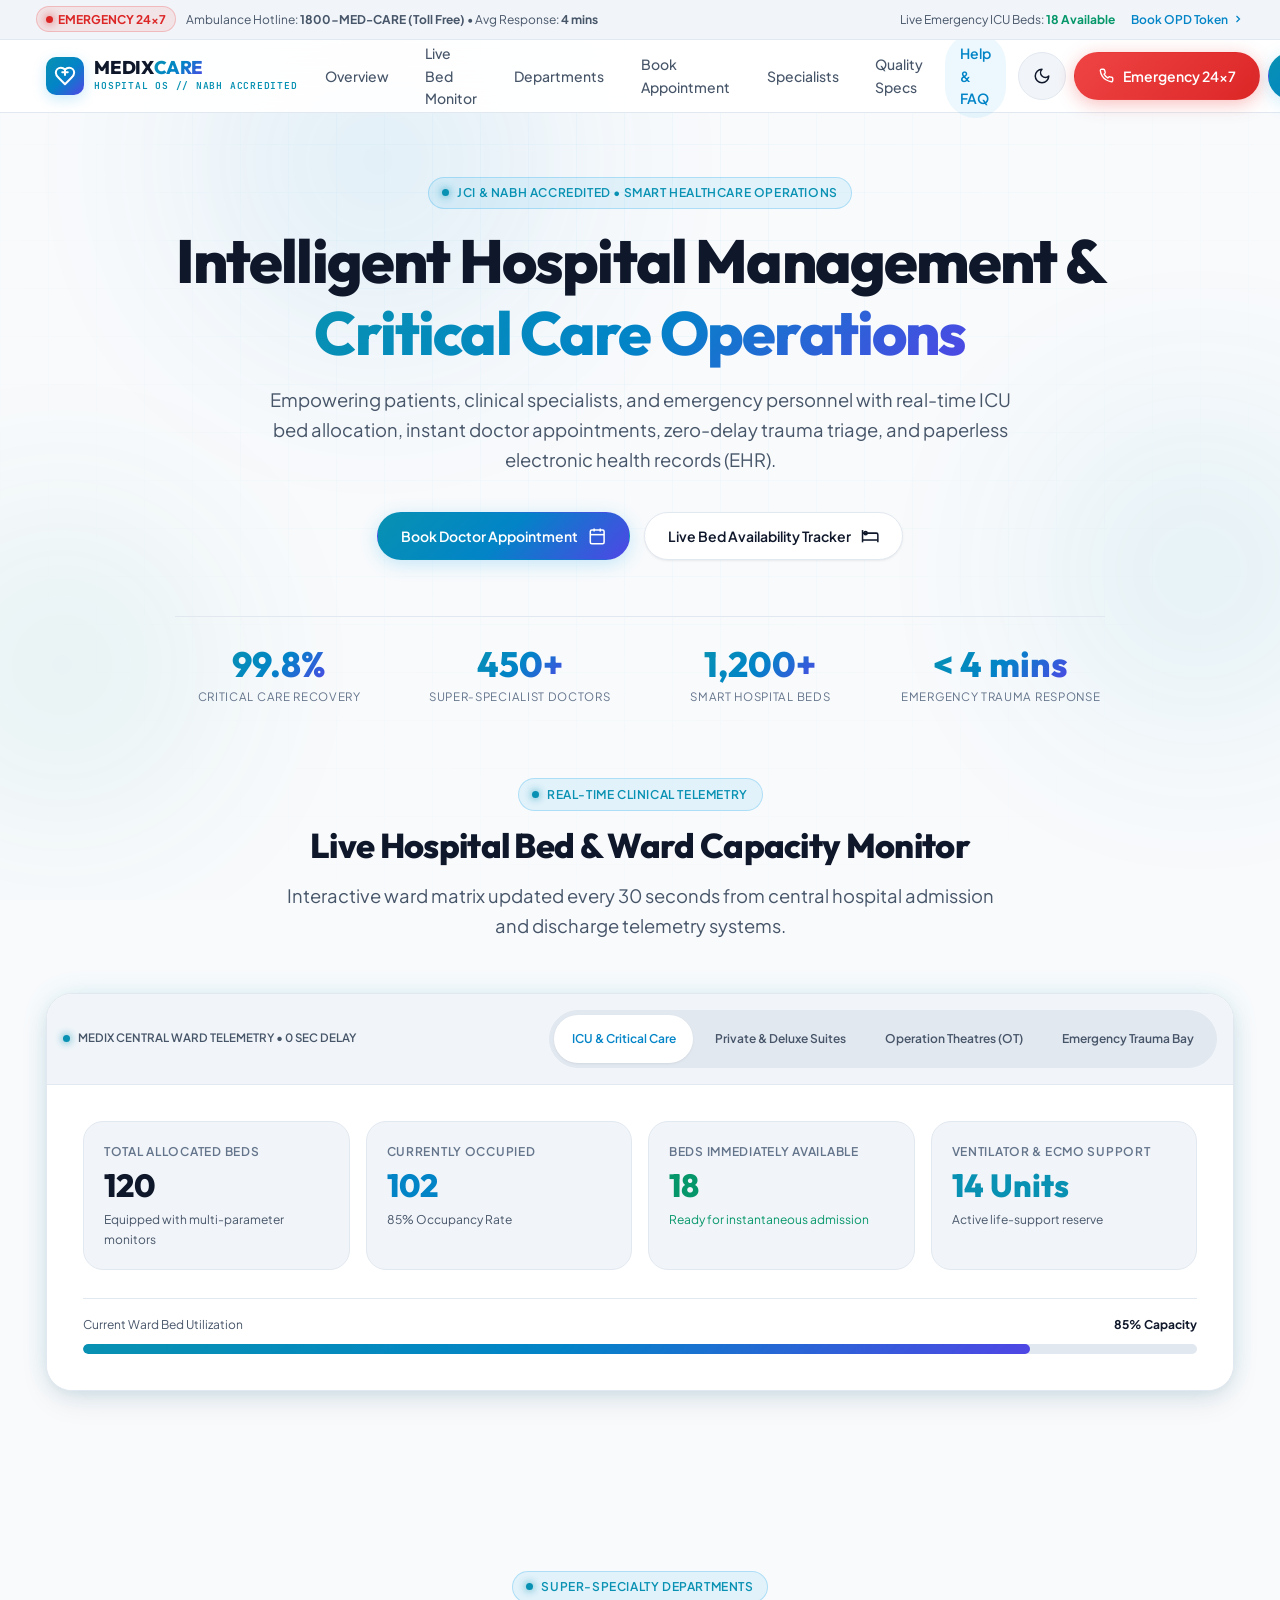
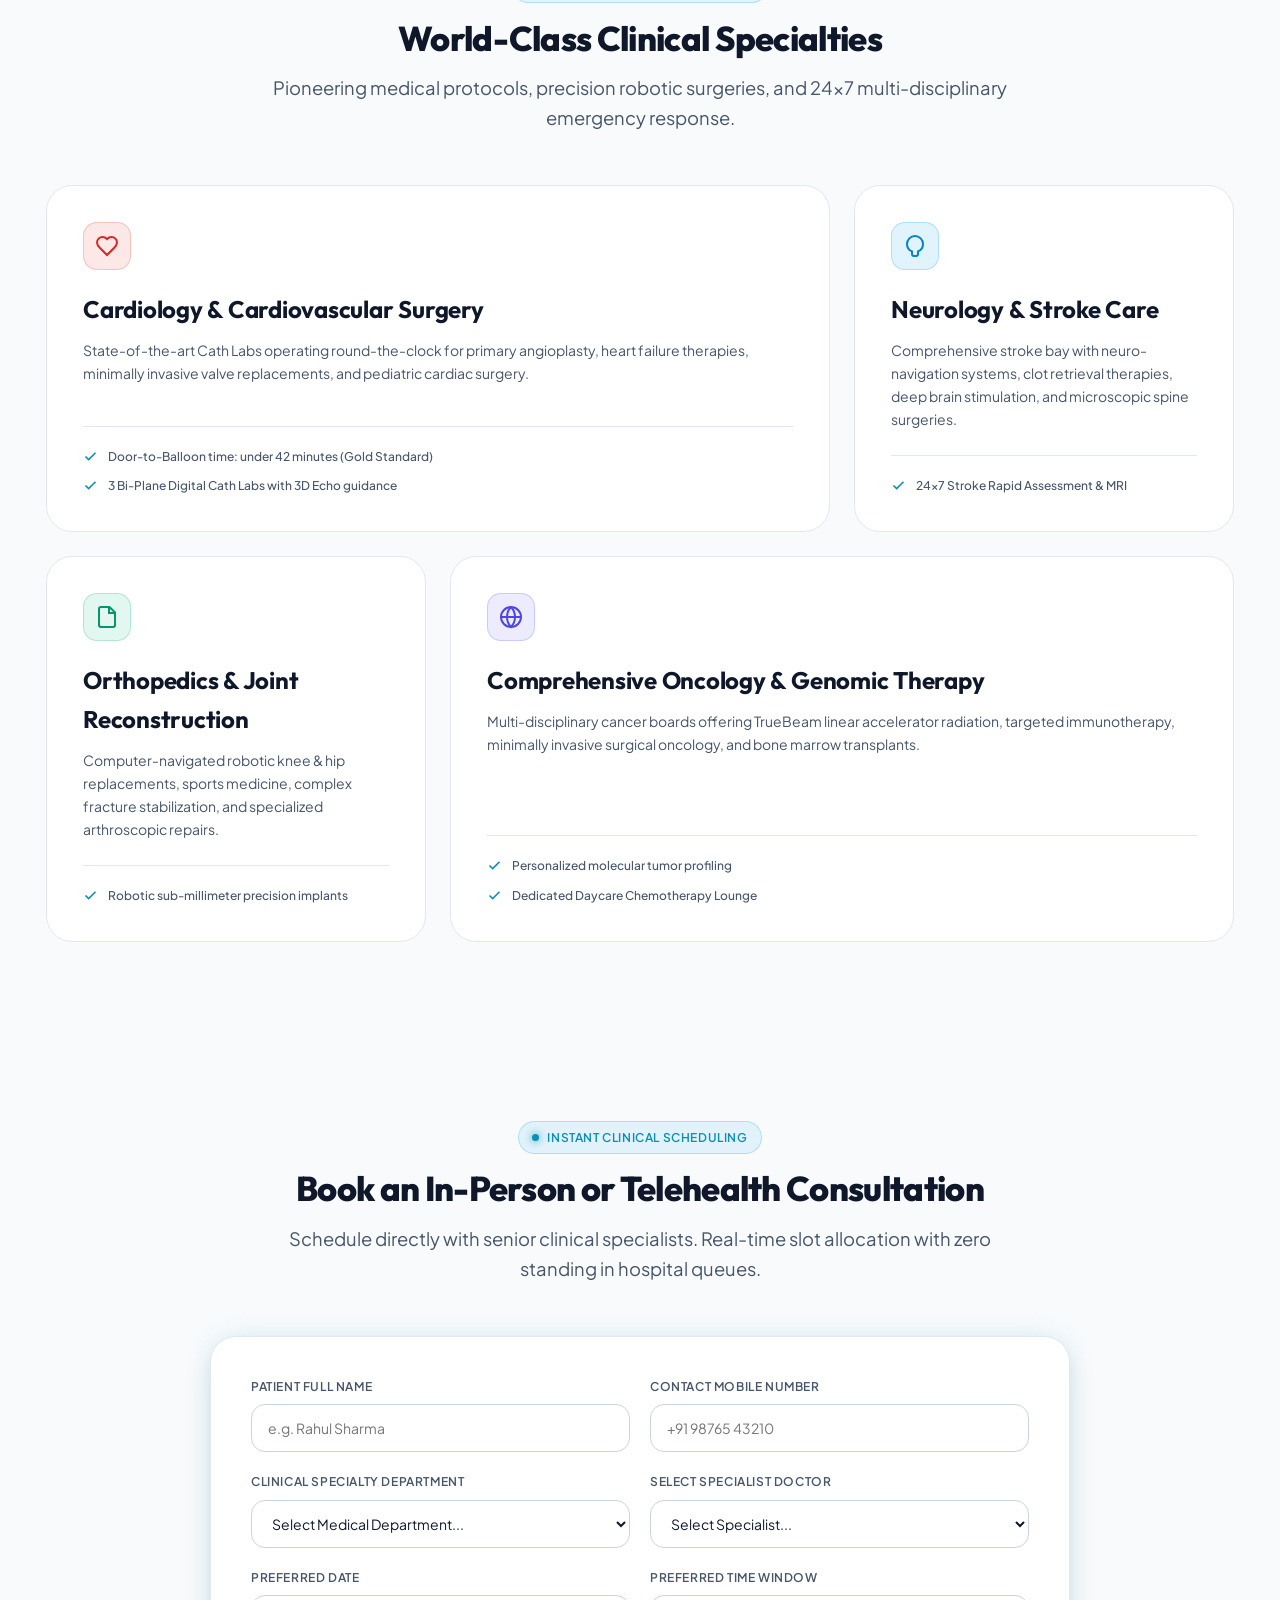
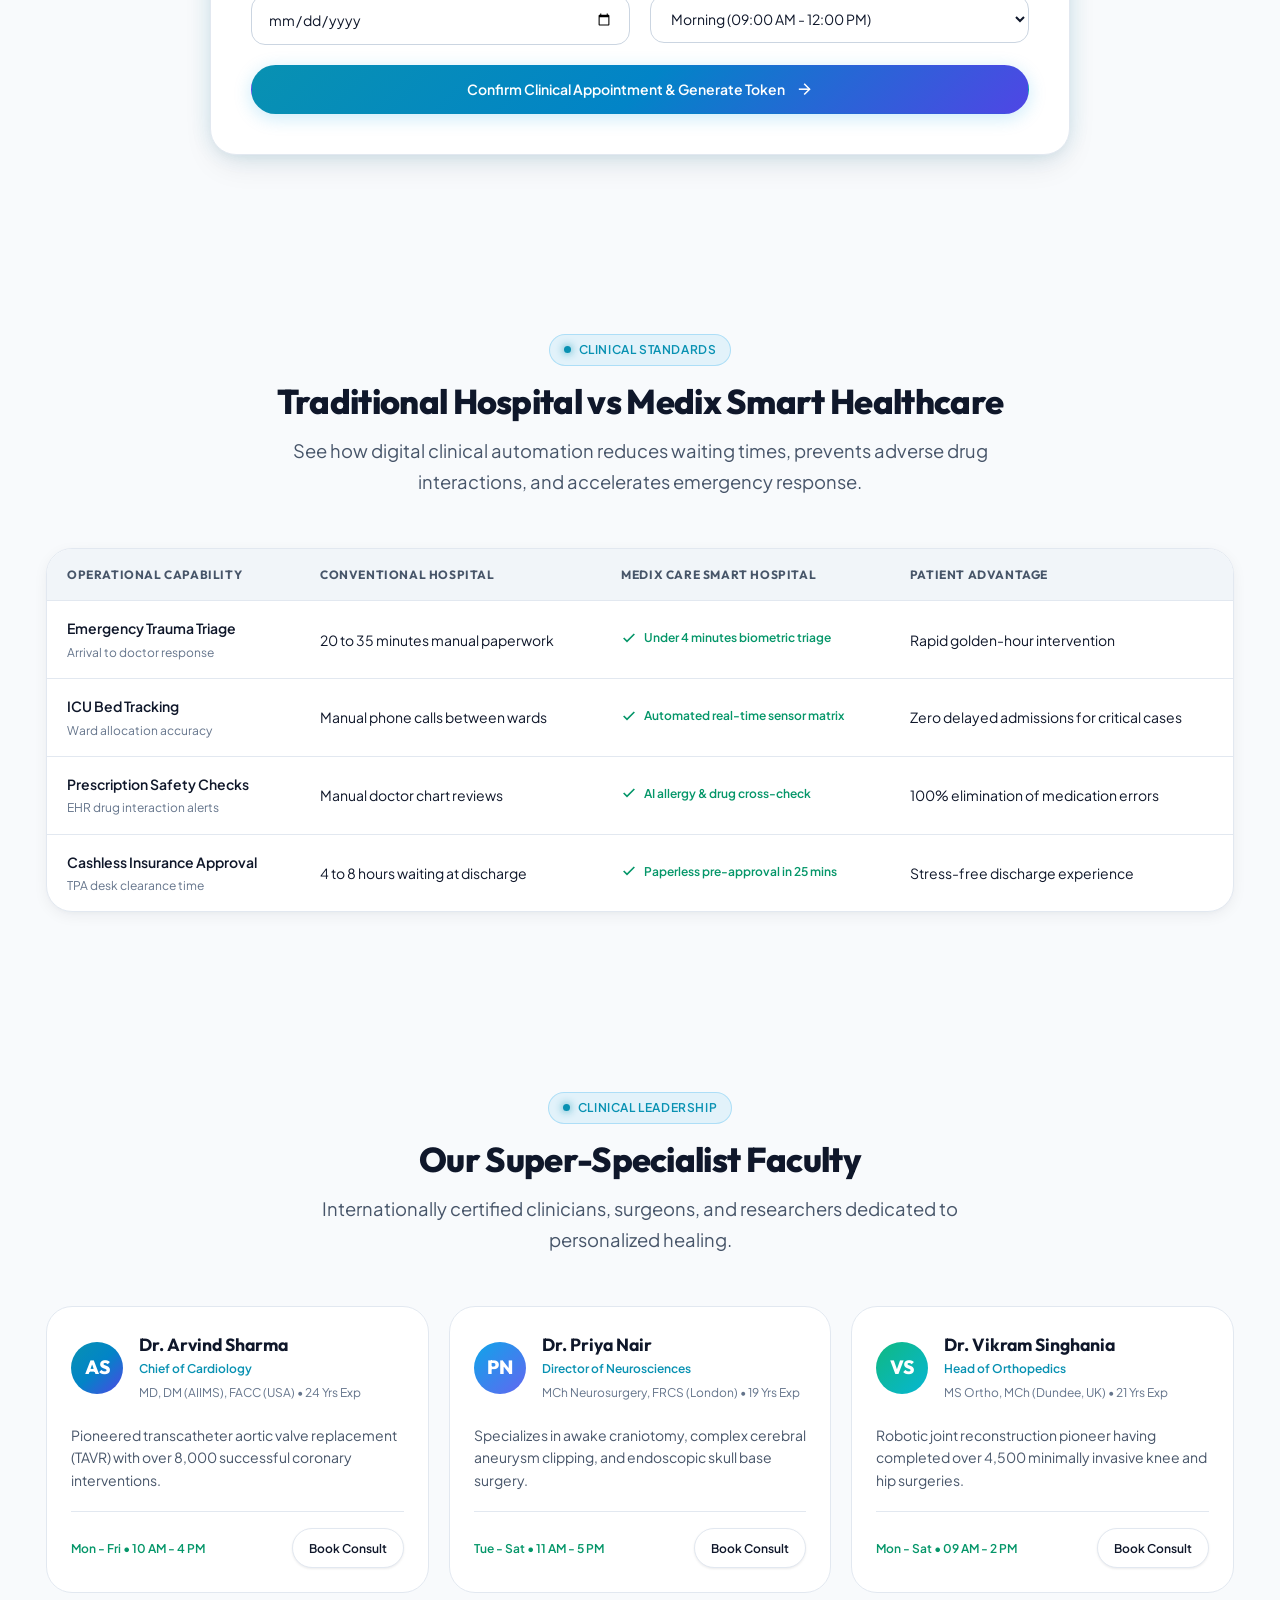
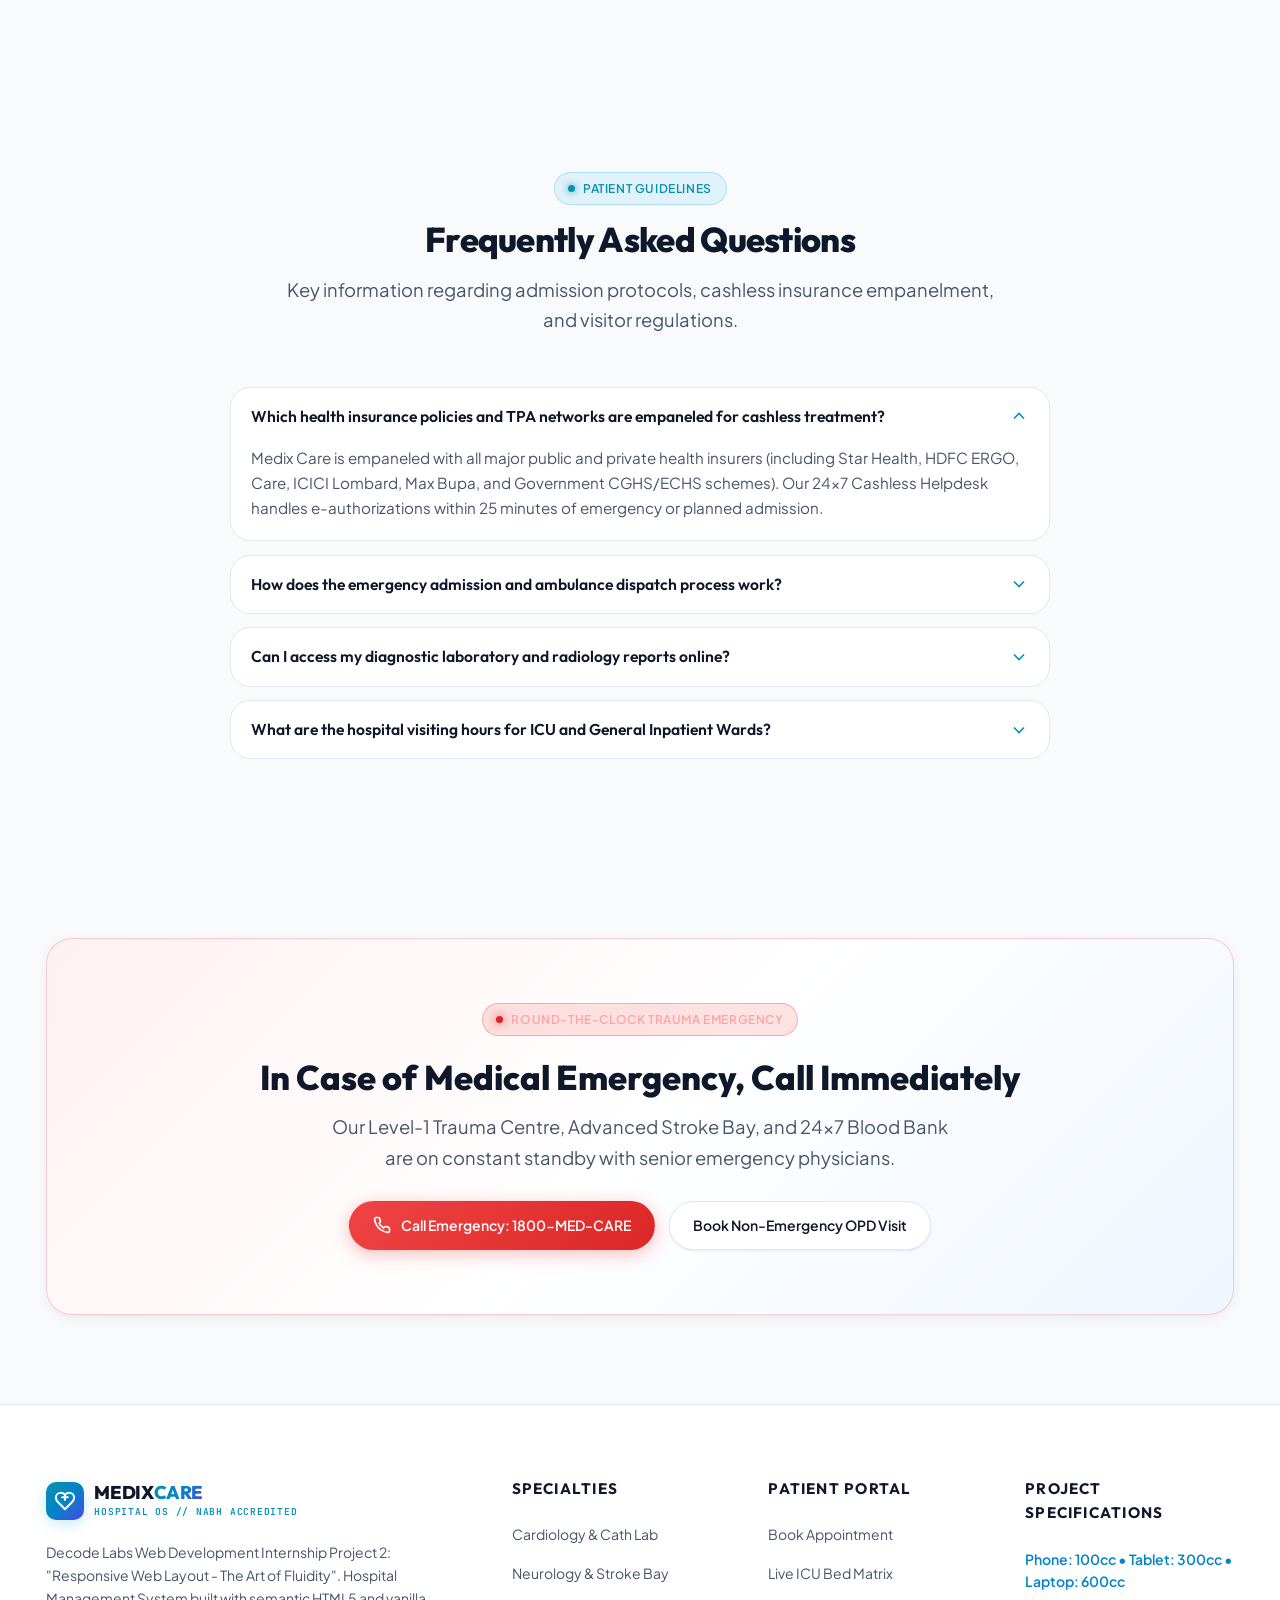
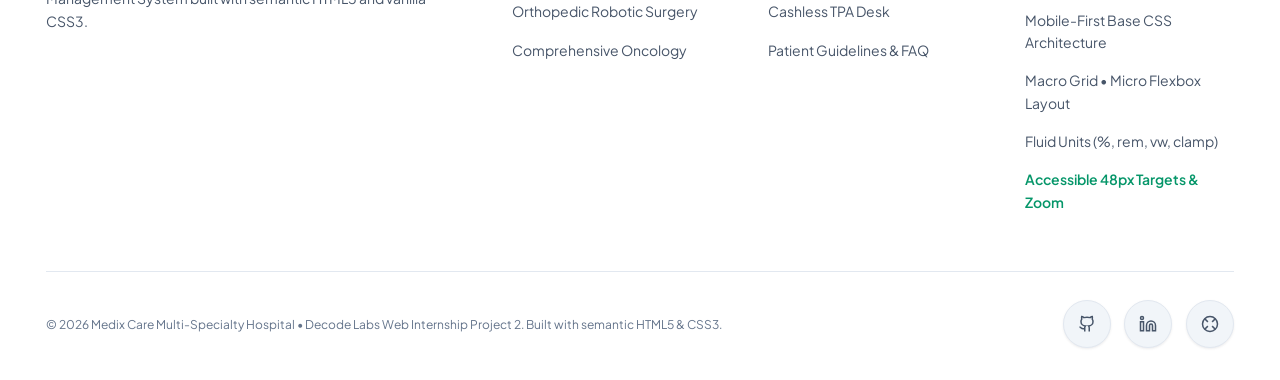
<file: Project 2/index.html>
<!DOCTYPE html>
<html lang="en">
<head>
  <meta charset="UTF-8">
  <meta name="viewport" content="width=device-width, initial-scale=1">
  <meta name="description" content="Medix Care - Next-Generation Intelligent Hospital Management & Clinical Operations Platform. Real-time ICU bed allocation, instant doctor appointments, paperless EHR, and 24x7 emergency trauma triage.">
  <meta name="author" content="Decode Labs Intern">
  <meta name="theme-color" content="#f8fafc" id="meta-theme-color">
  <title>MEDIX CARE // Intelligent Hospital Management &amp; Clinical Operations</title>

  <!-- Google Fonts: Outfit, Plus Jakarta Sans, JetBrains Mono -->
  <link rel="preconnect" href="https://fonts.googleapis.com">
  <link rel="preconnect" href="https://fonts.gstatic.com" crossorigin>
  <link href="https://fonts.googleapis.com/css2?family=JetBrains+Mono:wght@400;500;600;700&family=Outfit:wght@400;500;600;700;800&family=Plus+Jakarta+Sans:wght@300;400;500;600;700&display=swap" rel="stylesheet">

  <!-- Core Responsive Stylesheet -->
  <link rel="stylesheet" href="styles.css">
</head>
<body>

  <!-- Ambient Dynamic Healthcare Glow -->
  <div class="bg-ambient-layer" aria-hidden="true">
    <div class="ambient-grid"></div>
    <div class="ambient-orb orb-primary"></div>
    <div class="ambient-orb orb-secondary"></div>
    <div class="ambient-orb orb-tertiary"></div>
  </div>

  <!-- Top Emergency & Clinical Operations Ticker -->
  <aside class="hospital-ticker-bar" aria-label="Hospital Live Status Telemetry">
    <div class="ticker-content">
      <div class="ticker-left">
        <span class="emergency-chip">
          <span class="badge-dot emergency"></span>
          <span>EMERGENCY 24x7</span>
        </span>
        <span>Ambulance Hotline: <strong>1800-MED-CARE (Toll Free)</strong> &bull; Avg Response: <strong>4 mins</strong></span>
      </div>
      <div class="ticker-right">
        <span>Live Emergency ICU Beds: <strong style="color: var(--med-emerald);" id="ticker-icu-count">18 Available</strong></span>
        <a href="#booking" class="ticker-link">
          <span>Book OPD Token</span>
          <svg width="12" height="12" viewBox="0 0 24 24" fill="none" stroke="currentColor" stroke-width="2.5"><path d="m9 18 6-6-6-6"/></svg>
        </a>
      </div>
    </div>
  </aside>

  <!-- Sticky Responsive Header & Navigation Bar -->
  <header class="navbar-header" id="main-header">
    <div class="container">
      <div class="nav-wrapper">
        
        <!-- Brand Logo -->
        <a href="#hero" class="brand-logo" id="brand-logo-link" aria-label="Medix Care Hospital Management System">
          <div class="brand-mark">
            <svg viewBox="0 0 24 24" fill="none" stroke="currentColor" stroke-width="2.2" stroke-linecap="round" stroke-linejoin="round">
              <path d="M19 14c1.49-1.46 3-3.21 3-5.5A5.5 5.5 0 0 0 16.5 3c-1.76 0-3 .5-4.5 2-1.5-1.5-2.74-2-4.5-2A5.5 5.5 0 0 0 2 8.5c0 2.3 1.5 4.05 3 5.5l7 7Z"/>
              <path d="M12 5v6"/>
              <path d="M9 8h6"/>
            </svg>
          </div>
          <div class="brand-meta">
            <span class="brand-title">MEDIX<span class="text-gradient">CARE</span></span>
            <span class="brand-sub">HOSPITAL OS // NABH ACCREDITED</span>
          </div>
        </a>

        <!-- Desktop Navigation Links -->
        <nav class="nav-menu-desktop" id="desktop-nav" aria-label="Primary Navigation">
          <a href="#hero" class="nav-link active" id="nav-link-hero">Overview</a>
          <a href="#bed-monitor" class="nav-link" id="nav-link-beds">Live Bed Monitor</a>
          <a href="#departments" class="nav-link" id="nav-link-depts">Departments</a>
          <a href="#booking" class="nav-link" id="nav-link-booking">Book Appointment</a>
          <a href="#doctors" class="nav-link" id="nav-link-doctors">Specialists</a>
          <a href="#comparison" class="nav-link" id="nav-link-comparison">Quality Specs</a>
          <a href="#faq" class="nav-link" id="nav-link-faq">Help &amp; FAQ</a>
        </nav>

        <!-- Right Action Controls -->
        <div class="nav-actions">
          <!-- Theme Toggle Switcher Button -->
          <button class="theme-toggle-btn" id="theme-toggle-btn" aria-label="Toggle Light / Dark mode" title="Toggle Light / Dark theme">
            <svg class="theme-icon-sun" width="18" height="18" viewBox="0 0 24 24" fill="none" stroke="currentColor" stroke-width="2" stroke-linecap="round" stroke-linejoin="round"><circle cx="12" cy="12" r="4"/><path d="M12 2v2"/><path d="M12 20v2"/><path d="m4.93 4.93 1.41 1.41"/><path d="m17.66 17.66 1.41 1.41"/><path d="M2 12h2"/><path d="M20 12h2"/><path d="m6.34 17.66-1.41 1.41"/><path d="m19.07 4.93-1.41 1.41"/></svg>
            <svg class="theme-icon-moon" width="18" height="18" viewBox="0 0 24 24" fill="none" stroke="currentColor" stroke-width="2" stroke-linecap="round" stroke-linejoin="round"><path d="M12 3a6 6 0 0 0 9 9 9 9 0 1 1-9-9Z"/></svg>
          </button>

          <a href="tel:18006332273" class="btn btn-emergency btn-desktop-only" id="header-btn-emergency">
            <svg width="15" height="15" viewBox="0 0 24 24" fill="none" stroke="currentColor" stroke-width="2.2"><path d="M22 16.92v3a2 2 0 0 1-2.18 2 19.79 19.79 0 0 1-8.63-3.07 19.5 19.5 0 0 1-6-6 19.79 19.79 0 0 1-3.07-8.67A2 2 0 0 1 4.11 2h3a2 2 0 0 1 2 1.72 12.84 12.84 0 0 0 .7 2.81 2 2 0 0 1-.45 2.11L8.09 9.91a16 16 0 0 0 6 6l1.27-1.27a2 2 0 0 1 2.11-.45 12.84 12.84 0 0 0 2.81.7A2 2 0 0 1 22 16.92z"/></svg>
            <span>Emergency 24x7</span>
          </a>
          <a href="#booking" class="btn btn-primary" id="header-btn-book">
            <span>Book Visit</span>
            <svg class="btn-icon" viewBox="0 0 24 24" fill="none" stroke="currentColor" stroke-width="2"><path d="M5 12h14"/><path d="m12 5 7 7-7 7"/></svg>
          </a>

          <!-- Mobile / Tablet Hamburger Toggle Button -->
          <button class="mobile-toggle-btn" id="mobile-menu-toggle" aria-label="Toggle navigation drawer" aria-expanded="false" aria-controls="mobile-drawer-menu">
            <span></span>
            <span></span>
            <span></span>
          </button>
        </div>

      </div>
    </div>
  </header>

  <!-- Mobile & Tablet Navigation Drawer -->
  <div class="mobile-drawer" id="mobile-drawer-menu" aria-label="Mobile Navigation Drawer">
    <ul class="mobile-nav-list">
      <li>
        <a href="#hero" class="mobile-nav-link active" data-drawer-close>
          <span>Hospital Overview</span>
          <svg width="18" height="18" viewBox="0 0 24 24" fill="none" stroke="currentColor" stroke-width="2"><path d="m9 18 6-6-6-6"/></svg>
        </a>
      </li>
      <li>
        <a href="#bed-monitor" class="mobile-nav-link" data-drawer-close>
          <span>Live Bed &amp; ICU Availability</span>
          <svg width="18" height="18" viewBox="0 0 24 24" fill="none" stroke="currentColor" stroke-width="2"><path d="m9 18 6-6-6-6"/></svg>
        </a>
      </li>
      <li>
        <a href="#departments" class="mobile-nav-link" data-drawer-close>
          <span>Clinical Specialties</span>
          <svg width="18" height="18" viewBox="0 0 24 24" fill="none" stroke="currentColor" stroke-width="2"><path d="m9 18 6-6-6-6"/></svg>
        </a>
      </li>
      <li>
        <a href="#booking" class="mobile-nav-link" data-drawer-close>
          <span>Book Doctor Appointment</span>
          <svg width="18" height="18" viewBox="0 0 24 24" fill="none" stroke="currentColor" stroke-width="2"><path d="m9 18 6-6-6-6"/></svg>
        </a>
      </li>
      <li>
        <a href="#doctors" class="mobile-nav-link" data-drawer-close>
          <span>Our Specialist Doctors</span>
          <svg width="18" height="18" viewBox="0 0 24 24" fill="none" stroke="currentColor" stroke-width="2"><path d="m9 18 6-6-6-6"/></svg>
        </a>
      </li>
      <li>
        <a href="#comparison" class="mobile-nav-link" data-drawer-close>
          <span>Hospital Standards Comparison</span>
          <svg width="18" height="18" viewBox="0 0 24 24" fill="none" stroke="currentColor" stroke-width="2"><path d="m9 18 6-6-6-6"/></svg>
        </a>
      </li>
      <li>
        <a href="#faq" class="mobile-nav-link" data-drawer-close>
          <span>Patient Guidelines &amp; Insurance FAQ</span>
          <svg width="18" height="18" viewBox="0 0 24 24" fill="none" stroke="currentColor" stroke-width="2"><path d="m9 18 6-6-6-6"/></svg>
        </a>
      </li>
    </ul>
    <div class="mobile-nav-actions">
      <a href="tel:18006332273" class="btn btn-emergency" style="width: 100%;">
        <span>Call Ambulance Hotline: 1800-MED-CARE</span>
      </a>
      <a href="#booking" class="btn btn-primary" style="width: 100%;" data-drawer-close>
        <span>Instant Clinical Appointment</span>
      </a>
    </div>
  </div>

  <main id="main-content">
    
    <!-- Hero Section -->
    <section class="hero-section" id="hero" aria-labelledby="hero-title-h1">
      <div class="container">
        
        <div class="hero-content">
          <div class="badge-tag" id="hero-badge">
            <span class="badge-dot"></span>
            <span>JCI &amp; NABH ACCREDITED &bull; SMART HEALTHCARE OPERATIONS</span>
          </div>

          <h1 class="hero-title" id="hero-title-h1">
            Intelligent Hospital Management &amp; <span class="text-gradient">Critical Care Operations</span>
          </h1>

          <p class="hero-subtitle" id="hero-subtitle-desc">
            Empowering patients, clinical specialists, and emergency personnel with real-time ICU bed allocation, instant doctor appointments, zero-delay trauma triage, and paperless electronic health records (EHR).
          </p>

          <div class="hero-cta-group">
            <a href="#booking" class="btn btn-primary" id="btn-hero-booking">
              <span>Book Doctor Appointment</span>
              <svg class="btn-icon" viewBox="0 0 24 24" fill="none" stroke="currentColor" stroke-width="2"><rect width="18" height="18" x="3" y="4" rx="2"/><path d="M16 2v4"/><path d="M8 2v4"/><path d="M3 10h18"/></svg>
            </a>
            <a href="#bed-monitor" class="btn btn-secondary" id="btn-hero-beds">
              <span>Live Bed Availability Tracker</span>
              <svg class="btn-icon" viewBox="0 0 24 24" fill="none" stroke="currentColor" stroke-width="2"><path d="M2 4v16"/><path d="M2 8h18a2 2 0 0 1 2 2v10"/><path d="M2 17h20"/><circle cx="6" cy="8" r="2"/></svg>
            </a>
          </div>

          <!-- Key Medical Telemetry Metrics Strip -->
          <div class="hero-metrics-strip" id="hero-metrics">
            <div class="hero-metric-item">
              <span class="metric-number text-gradient">99.8%</span>
              <span class="metric-label">Critical Care Recovery</span>
            </div>
            <div class="hero-metric-item">
              <span class="metric-number text-gradient">450+</span>
              <span class="metric-label">Super-Specialist Doctors</span>
            </div>
            <div class="hero-metric-item">
              <span class="metric-number text-gradient">1,200+</span>
              <span class="metric-label">Smart Hospital Beds</span>
            </div>
            <div class="hero-metric-item">
              <span class="metric-number text-gradient">&lt; 4 mins</span>
              <span class="metric-label">Emergency Trauma Response</span>
            </div>
          </div>
        </div>

      </div>
    </section>

    <!-- Interactive Live Hospital Bed & Operations Monitor -->
    <section class="section-spacer" id="bed-monitor" style="padding-top: 0;">
      <div class="container">
        
        <div class="section-header">
          <div class="badge-tag">
            <span class="badge-dot"></span>
            <span>REAL-TIME CLINICAL TELEMETRY</span>
          </div>
          <h2 class="section-title">Live Hospital Bed &amp; Ward Capacity Monitor</h2>
          <p class="section-desc">Interactive ward matrix updated every 30 seconds from central hospital admission and discharge telemetry systems.</p>
        </div>

        <div class="bed-monitor-card" id="interactive-bed-monitor">
          <div class="bed-monitor-toolbar">
            <div class="toolbar-status-badge">
              <span class="badge-dot"></span>
              <span>MEDIX CENTRAL WARD TELEMETRY &bull; 0 SEC DELAY</span>
            </div>

            <!-- Department Ward Switcher Tabs -->
            <div class="toolbar-tabs" role="tablist" aria-label="Hospital Ward Selection">
              <button class="toolbar-tab-btn active" id="tab-icu" data-ward="icu">
                <span>ICU &amp; Critical Care</span>
              </button>
              <button class="toolbar-tab-btn" id="tab-general" data-ward="general">
                <span>Private &amp; Deluxe Suites</span>
              </button>
              <button class="toolbar-tab-btn" id="tab-ot" data-ward="ot">
                <span>Operation Theatres (OT)</span>
              </button>
              <button class="toolbar-tab-btn" id="tab-er" data-ward="er">
                <span>Emergency Trauma Bay</span>
              </button>
            </div>
          </div>

          <div class="bed-monitor-body" id="bed-stats-content">
            
            <div class="bed-stats-grid">
              
              <div class="bed-stat-box">
                <span class="bed-stat-title">Total Allocated Beds</span>
                <span class="bed-stat-val" id="val-total-beds">120</span>
                <span style="font-size: var(--text-xs); color: var(--text-secondary);">Equipped with multi-parameter monitors</span>
              </div>

              <div class="bed-stat-box">
                <span class="bed-stat-title">Currently Occupied</span>
                <span class="bed-stat-val" id="val-occupied-beds" style="color: var(--med-blue);">102</span>
                <span style="font-size: var(--text-xs); color: var(--text-secondary);" id="val-occupancy-rate">85% Occupancy Rate</span>
              </div>

              <div class="bed-stat-box">
                <span class="bed-stat-title">Beds Immediately Available</span>
                <span class="bed-stat-val" id="val-available-beds" style="color: var(--med-emerald);">18</span>
                <span style="font-size: var(--text-xs); color: var(--med-emerald);">Ready for instantaneous admission</span>
              </div>

              <div class="bed-stat-box">
                <span class="bed-stat-title">Ventilator &amp; ECMO Support</span>
                <span class="bed-stat-val" id="val-ventilator-beds" style="color: var(--med-cyan);">14 Units</span>
                <span style="font-size: var(--text-xs); color: var(--text-secondary);">Active life-support reserve</span>
              </div>

            </div>

            <div class="occupancy-bar-wrap">
              <div style="display: flex; justify-content: space-between; font-size: var(--text-xs); color: var(--text-secondary);">
                <span id="occupancy-label">Current Ward Bed Utilization</span>
                <span id="occupancy-percentage" style="font-weight: 700; color: var(--text-main);">85% Capacity</span>
              </div>
              <div class="progress-track">
                <div class="progress-fill" id="occupancy-progress-bar" style="width: 85%;"></div>
              </div>
            </div>

          </div>
        </div>

      </div>
    </section>

    <!-- Medical Specialties Bento Grid -->
    <section class="section-spacer" id="departments" aria-labelledby="departments-title">
      <div class="container">
        
        <div class="section-header">
          <div class="badge-tag">
            <span class="badge-dot"></span>
            <span>SUPER-SPECIALTY DEPARTMENTS</span>
          </div>
          <h2 class="section-title" id="departments-title">World-Class Clinical Specialties</h2>
          <p class="section-desc">Pioneering medical protocols, precision robotic surgeries, and 24x7 multi-disciplinary emergency response.</p>
        </div>

        <div class="bento-grid">
          
          <!-- Bento 1: Cardiology -->
          <article class="bento-card col-span-8">
            <div>
              <div class="card-icon-bubble bubble-red">
                <svg width="24" height="24" viewBox="0 0 24 24" fill="none" stroke="currentColor" stroke-width="2"><path d="M19 14c1.49-1.46 3-3.21 3-5.5A5.5 5.5 0 0 0 16.5 3c-1.76 0-3 .5-4.5 2-1.5-1.5-2.74-2-4.5-2A5.5 5.5 0 0 0 2 8.5c0 2.3 1.5 4.05 3 5.5l7 7Z"/></svg>
              </div>
              <h3 class="bento-card-title">Cardiology &amp; Cardiovascular Surgery</h3>
              <p class="bento-card-desc">
                State-of-the-art Cath Labs operating round-the-clock for primary angioplasty, heart failure therapies, minimally invasive valve replacements, and pediatric cardiac surgery.
              </p>
            </div>
            <div class="specialty-features">
              <div class="feature-pill-item">
                <svg width="15" height="15" viewBox="0 0 24 24" fill="none" stroke="currentColor" stroke-width="2.5"><polyline points="20 6 9 17 4 12"/></svg>
                <span>Door-to-Balloon time: under 42 minutes (Gold Standard)</span>
              </div>
              <div class="feature-pill-item">
                <svg width="15" height="15" viewBox="0 0 24 24" fill="none" stroke="currentColor" stroke-width="2.5"><polyline points="20 6 9 17 4 12"/></svg>
                <span>3 Bi-Plane Digital Cath Labs with 3D Echo guidance</span>
              </div>
            </div>
          </article>

          <!-- Bento 2: Neurology & Stroke Bay -->
          <article class="bento-card col-span-4">
            <div>
              <div class="card-icon-bubble bubble-blue">
                <svg width="24" height="24" viewBox="0 0 24 24" fill="none" stroke="currentColor" stroke-width="2"><path d="M12 2a8 8 0 0 0-8 8c0 3.37 2.08 6.25 5 7.42V20a2 2 0 0 0 2 2h2a2 2 0 0 0 2-2v-2.58c2.92-1.17 5-4.05 5-7.42a8 8 0 0 0-8-8z"/></svg>
              </div>
              <h3 class="bento-card-title">Neurology &amp; Stroke Care</h3>
              <p class="bento-card-desc">
                Comprehensive stroke bay with neuro-navigation systems, clot retrieval therapies, deep brain stimulation, and microscopic spine surgeries.
              </p>
            </div>
            <div class="specialty-features">
              <div class="feature-pill-item">
                <svg width="15" height="15" viewBox="0 0 24 24" fill="none" stroke="currentColor" stroke-width="2.5"><polyline points="20 6 9 17 4 12"/></svg>
                <span>24x7 Stroke Rapid Assessment &amp; MRI</span>
              </div>
            </div>
          </article>

          <!-- Bento 3: Orthopedics & Robotic Replacement -->
          <article class="bento-card col-span-4">
            <div>
              <div class="card-icon-bubble bubble-emerald">
                <svg width="24" height="24" viewBox="0 0 24 24" fill="none" stroke="currentColor" stroke-width="2"><path d="M14.5 2H6a2 2 0 0 0-2 2v16a2 2 0 0 0 2 2h12a2 2 0 0 0 2-2V7.5L14.5 2z"/><polyline points="14 2 14 8 20 8"/></svg>
              </div>
              <h3 class="bento-card-title">Orthopedics &amp; Joint Reconstruction</h3>
              <p class="bento-card-desc">
                Computer-navigated robotic knee &amp; hip replacements, sports medicine, complex fracture stabilization, and specialized arthroscopic repairs.
              </p>
            </div>
            <div class="specialty-features">
              <div class="feature-pill-item">
                <svg width="15" height="15" viewBox="0 0 24 24" fill="none" stroke="currentColor" stroke-width="2.5"><polyline points="20 6 9 17 4 12"/></svg>
                <span>Robotic sub-millimeter precision implants</span>
              </div>
            </div>
          </article>

          <!-- Bento 4: Oncology & Precision Radiotherapy -->
          <article class="bento-card col-span-8">
            <div>
              <div class="card-icon-bubble bubble-purple">
                <svg width="24" height="24" viewBox="0 0 24 24" fill="none" stroke="currentColor" stroke-width="2"><circle cx="12" cy="12" r="10"/><path d="M12 2a14.5 14.5 0 0 0 0 20 14.5 14.5 0 0 0 0-20"/><path d="M2 12h20"/></svg>
              </div>
              <h3 class="bento-card-title">Comprehensive Oncology &amp; Genomic Therapy</h3>
              <p class="bento-card-desc">
                Multi-disciplinary cancer boards offering TrueBeam linear accelerator radiation, targeted immunotherapy, minimally invasive surgical oncology, and bone marrow transplants.
              </p>
            </div>
            <div class="specialty-features">
              <div class="feature-pill-item">
                <svg width="15" height="15" viewBox="0 0 24 24" fill="none" stroke="currentColor" stroke-width="2.5"><polyline points="20 6 9 17 4 12"/></svg>
                <span>Personalized molecular tumor profiling</span>
              </div>
              <div class="feature-pill-item">
                <svg width="15" height="15" viewBox="0 0 24 24" fill="none" stroke="currentColor" stroke-width="2.5"><polyline points="20 6 9 17 4 12"/></svg>
                <span>Dedicated Daycare Chemotherapy Lounge</span>
              </div>
            </div>
          </article>

        </div>

      </div>
    </section>

    <!-- Interactive Appointment Booking Component -->
    <section class="section-spacer" id="booking" aria-labelledby="booking-title">
      <div class="container">
        
        <div class="section-header">
          <div class="badge-tag">
            <span class="badge-dot"></span>
            <span>INSTANT CLINICAL SCHEDULING</span>
          </div>
          <h2 class="section-title" id="booking-title">Book an In-Person or Telehealth Consultation</h2>
          <p class="section-desc">Schedule directly with senior clinical specialists. Real-time slot allocation with zero standing in hospital queues.</p>
        </div>

        <div class="appointment-booking-wrap">
          <form id="appointment-form">
            <div class="booking-form-grid">
              
              <div class="form-group">
                <label for="patient-name" class="form-label">Patient Full Name</label>
                <input type="text" id="patient-name" class="form-input" placeholder="e.g. Rahul Sharma" required>
              </div>

              <div class="form-group">
                <label for="patient-phone" class="form-label">Contact Mobile Number</label>
                <input type="tel" id="patient-phone" class="form-input" placeholder="+91 98765 43210" required>
              </div>

              <div class="form-group">
                <label for="patient-dept" class="form-label">Clinical Specialty Department</label>
                <select id="patient-dept" class="form-select" required>
                  <option value="">Select Medical Department...</option>
                  <option value="cardio">Cardiology &amp; Heart Sciences</option>
                  <option value="neuro">Neurology &amp; Neurosurgery</option>
                  <option value="ortho">Orthopedics &amp; Joint Reconstruction</option>
                  <option value="onco">Oncology &amp; Cancer Care</option>
                  <option value="pedia">Pediatrics &amp; Child Health</option>
                  <option value="gen">Internal &amp; General Medicine</option>
                </select>
              </div>

              <div class="form-group">
                <label for="patient-doctor" class="form-label">Select Specialist Doctor</label>
                <select id="patient-doctor" class="form-select" required>
                  <option value="">Select Specialist...</option>
                  <option value="sharma">Dr. Arvind Sharma (Chief of Cardiology)</option>
                  <option value="nair">Dr. Priya Nair (Lead Neurosurgeon)</option>
                  <option value="singh">Dr. Vikram Singhania (Head of Orthopedics)</option>
                  <option value="iyer">Dr. Meera Iyer (Senior Oncologist)</option>
                </select>
              </div>

              <div class="form-group">
                <label for="patient-date" class="form-label">Preferred Date</label>
                <input type="date" id="patient-date" class="form-input" required>
              </div>

              <div class="form-group">
                <label for="patient-slot" class="form-label">Preferred Time Window</label>
                <select id="patient-slot" class="form-select" required>
                  <option value="morning">Morning (09:00 AM - 12:00 PM)</option>
                  <option value="afternoon">Afternoon (01:00 PM - 04:00 PM)</option>
                  <option value="evening">Evening (05:00 PM - 08:00 PM)</option>
                </select>
              </div>

              <div class="form-group col-full">
                <button type="submit" class="btn btn-primary" id="btn-submit-appointment" style="width: 100%;">
                  <span>Confirm Clinical Appointment &amp; Generate Token</span>
                  <svg class="btn-icon" viewBox="0 0 24 24" fill="none" stroke="currentColor" stroke-width="2"><path d="M5 12h14"/><path d="m12 5 7 7-7 7"/></svg>
                </button>
              </div>

            </div>
          </form>

          <!-- Dynamic Booking Confirmation Badge -->
          <div class="booking-confirmation-banner" id="booking-confirmation" role="alert">
            <svg width="22" height="22" viewBox="0 0 24 24" fill="none" stroke="currentColor" stroke-width="2.5"><polyline points="20 6 9 17 4 12"/></svg>
            <div>
              <strong>Appointment Confirmed!</strong> Token <code style="background: rgba(16, 185, 129, 0.15); padding: 2px 6px; border-radius: 4px; color: var(--text-main);">#MED-842</code> has been issued. An SMS confirmation and QR check-in pass have been dispatched to your mobile.
            </div>
          </div>
        </div>

      </div>
    </section>

    <!-- Clinical Excellence Comparison Matrix -->
    <section class="section-spacer" id="comparison" aria-labelledby="comparison-title">
      <div class="container">
        
        <div class="section-header">
          <div class="badge-tag">
            <span class="badge-dot"></span>
            <span>CLINICAL STANDARDS</span>
          </div>
          <h2 class="section-title" id="comparison-title">Traditional Hospital vs Medix Smart Healthcare</h2>
          <p class="section-desc">See how digital clinical automation reduces waiting times, prevents adverse drug interactions, and accelerates emergency response.</p>
        </div>

        <div class="table-responsive-wrapper">
          <table class="responsive-table" aria-label="Hospital Comparison Matrix">
            <thead>
              <tr>
                <th scope="col">Operational Capability</th>
                <th scope="col">Conventional Hospital</th>
                <th scope="col">Medix Care Smart Hospital</th>
                <th scope="col">Patient Advantage</th>
              </tr>
            </thead>
            <tbody>
              <tr>
                <td>
                  <span class="table-feature-title">Emergency Trauma Triage</span>
                  <span class="table-feature-sub">Arrival to doctor response</span>
                </td>
                <td>20 to 35 minutes manual paperwork</td>
                <td>
                  <span class="status-badge">
                    <svg width="16" height="16" viewBox="0 0 24 24" fill="none" stroke="currentColor" stroke-width="2.5"><polyline points="20 6 9 17 4 12"/></svg>
                    Under 4 minutes biometric triage
                  </span>
                </td>
                <td>Rapid golden-hour intervention</td>
              </tr>
              <tr>
                <td>
                  <span class="table-feature-title">ICU Bed Tracking</span>
                  <span class="table-feature-sub">Ward allocation accuracy</span>
                </td>
                <td>Manual phone calls between wards</td>
                <td>
                  <span class="status-badge">
                    <svg width="16" height="16" viewBox="0 0 24 24" fill="none" stroke="currentColor" stroke-width="2.5"><polyline points="20 6 9 17 4 12"/></svg>
                    Automated real-time sensor matrix
                  </span>
                </td>
                <td>Zero delayed admissions for critical cases</td>
              </tr>
              <tr>
                <td>
                  <span class="table-feature-title">Prescription Safety Checks</span>
                  <span class="table-feature-sub">EHR drug interaction alerts</span>
                </td>
                <td>Manual doctor chart reviews</td>
                <td>
                  <span class="status-badge">
                    <svg width="16" height="16" viewBox="0 0 24 24" fill="none" stroke="currentColor" stroke-width="2.5"><polyline points="20 6 9 17 4 12"/></svg>
                    AI allergy &amp; drug cross-check
                  </span>
                </td>
                <td>100% elimination of medication errors</td>
              </tr>
              <tr>
                <td>
                  <span class="table-feature-title">Cashless Insurance Approval</span>
                  <span class="table-feature-sub">TPA desk clearance time</span>
                </td>
                <td>4 to 8 hours waiting at discharge</td>
                <td>
                  <span class="status-badge">
                    <svg width="16" height="16" viewBox="0 0 24 24" fill="none" stroke="currentColor" stroke-width="2.5"><polyline points="20 6 9 17 4 12"/></svg>
                    Paperless pre-approval in 25 mins
                  </span>
                </td>
                <td>Stress-free discharge experience</td>
              </tr>
            </tbody>
          </table>
        </div>

      </div>
    </section>

    <!-- Top Specialist Doctors Cards -->
    <section class="section-spacer" id="doctors" aria-labelledby="doctors-title">
      <div class="container">
        
        <div class="section-header">
          <div class="badge-tag">
            <span class="badge-dot"></span>
            <span>CLINICAL LEADERSHIP</span>
          </div>
          <h2 class="section-title" id="doctors-title">Our Super-Specialist Faculty</h2>
          <p class="section-desc">Internationally certified clinicians, surgeons, and researchers dedicated to personalized healing.</p>
        </div>

        <div class="doctors-grid">
          
          <div class="doctor-card">
            <div class="doctor-card-top">
              <div class="doctor-avatar">AS</div>
              <div>
                <h3 class="doctor-name">Dr. Arvind Sharma</h3>
                <span class="doctor-dept">Chief of Cardiology</span>
                <span class="doctor-exp">MD, DM (AIIMS), FACC (USA) &bull; 24 Yrs Exp</span>
              </div>
            </div>
            <p style="font-size: var(--text-sm); color: var(--text-secondary); line-height: 1.6;">
              Pioneered transcatheter aortic valve replacement (TAVR) with over 8,000 successful coronary interventions.
            </p>
            <div class="doctor-badge-strip">
              <span style="color: var(--med-emerald); font-weight: 600;">Mon - Fri &bull; 10 AM - 4 PM</span>
              <a href="#booking" class="btn btn-secondary btn-sm">Book Consult</a>
            </div>
          </div>

          <div class="doctor-card">
            <div class="doctor-card-top">
              <div class="doctor-avatar" style="background: linear-gradient(135deg, #0ea5e9, #6366f1);">PN</div>
              <div>
                <h3 class="doctor-name">Dr. Priya Nair</h3>
                <span class="doctor-dept">Director of Neurosciences</span>
                <span class="doctor-exp">MCh Neurosurgery, FRCS (London) &bull; 19 Yrs Exp</span>
              </div>
            </div>
            <p style="font-size: var(--text-sm); color: var(--text-secondary); line-height: 1.6;">
              Specializes in awake craniotomy, complex cerebral aneurysm clipping, and endoscopic skull base surgery.
            </p>
            <div class="doctor-badge-strip">
              <span style="color: var(--med-emerald); font-weight: 600;">Tue - Sat &bull; 11 AM - 5 PM</span>
              <a href="#booking" class="btn btn-secondary btn-sm">Book Consult</a>
            </div>
          </div>

          <div class="doctor-card">
            <div class="doctor-card-top">
              <div class="doctor-avatar" style="background: linear-gradient(135deg, #10b981, #06b6d4);">VS</div>
              <div>
                <h3 class="doctor-name">Dr. Vikram Singhania</h3>
                <span class="doctor-dept">Head of Orthopedics</span>
                <span class="doctor-exp">MS Ortho, MCh (Dundee, UK) &bull; 21 Yrs Exp</span>
              </div>
            </div>
            <p style="font-size: var(--text-sm); color: var(--text-secondary); line-height: 1.6;">
              Robotic joint reconstruction pioneer having completed over 4,500 minimally invasive knee and hip surgeries.
            </p>
            <div class="doctor-badge-strip">
              <span style="color: var(--med-emerald); font-weight: 600;">Mon - Sat &bull; 09 AM - 2 PM</span>
              <a href="#booking" class="btn btn-secondary btn-sm">Book Consult</a>
            </div>
          </div>

        </div>

      </div>
    </section>

    <!-- FAQ Accordion -->
    <section class="section-spacer" id="faq" aria-labelledby="faq-title">
      <div class="container">
        
        <div class="section-header">
          <div class="badge-tag">
            <span class="badge-dot"></span>
            <span>PATIENT GUIDELINES</span>
          </div>
          <h2 class="section-title" id="faq-title">Frequently Asked Questions</h2>
          <p class="section-desc">Key information regarding admission protocols, cashless insurance empanelment, and visitor regulations.</p>
        </div>

        <div class="faq-accordion-group" id="faq-accordion">
          
          <div class="faq-item is-open">
            <button class="faq-trigger" aria-expanded="true">
              <span>Which health insurance policies and TPA networks are empaneled for cashless treatment?</span>
              <svg class="faq-icon-arrow" viewBox="0 0 24 24" fill="none" stroke="currentColor" stroke-width="2"><polyline points="6 9 12 15 18 9"/></svg>
            </button>
            <div class="faq-content">
              Medix Care is empaneled with all major public and private health insurers (including Star Health, HDFC ERGO, Care, ICICI Lombard, Max Bupa, and Government CGHS/ECHS schemes). Our 24x7 Cashless Helpdesk handles e-authorizations within 25 minutes of emergency or planned admission.
            </div>
          </div>

          <div class="faq-item">
            <button class="faq-trigger" aria-expanded="false">
              <span>How does the emergency admission and ambulance dispatch process work?</span>
              <svg class="faq-icon-arrow" viewBox="0 0 24 24" fill="none" stroke="currentColor" stroke-width="2"><polyline points="6 9 12 15 18 9"/></svg>
            </button>
            <div class="faq-content">
              Calling 1800-MED-CARE immediately dispatches the nearest GPS-tracked Advanced Cardiac Life Support (ACLS) ambulance equipped with ventilators, defibrillators, and emergency paramedics. Vital signs are streamed live to our ER trauma team while the ambulance is en route.
            </div>
          </div>

          <div class="faq-item">
            <button class="faq-trigger" aria-expanded="false">
              <span>Can I access my diagnostic laboratory and radiology reports online?</span>
              <svg class="faq-icon-arrow" viewBox="0 0 24 24" fill="none" stroke="currentColor" stroke-width="2"><polyline points="6 9 12 15 18 9"/></svg>
            </button>
            <div class="faq-content">
              Yes. All blood tests, MRI scans, CT reports, and doctor clinical summaries are automatically synchronized to your Medix Patient Portal. You will receive an SMS with a secure password-protected link as soon as results are authorized by the pathologist.
            </div>
          </div>

          <div class="faq-item">
            <button class="faq-trigger" aria-expanded="false">
              <span>What are the hospital visiting hours for ICU and General Inpatient Wards?</span>
              <svg class="faq-icon-arrow" viewBox="0 0 24 24" fill="none" stroke="currentColor" stroke-width="2"><polyline points="6 9 12 15 18 9"/></svg>
            </button>
            <div class="faq-content">
              For General and Private Rooms, visiting hours are 04:00 PM to 07:00 PM daily (one visitor at a time). For Intensive Care Units (ICU), visiting hours are strictly 05:00 PM to 06:00 PM with mandatory sterile attire provided at the entrance.
            </div>
          </div>

        </div>

      </div>
    </section>

    <!-- 24x7 Emergency Assistance Banner -->
    <section class="section-spacer" id="emergency-banner">
      <div class="container">
        
        <div class="emergency-banner-wrapper">
          <div class="badge-tag" style="margin-bottom: 1.25rem; background: rgba(239, 68, 68, 0.15); border-color: rgba(239, 68, 68, 0.35); color: #fca5a5;">
            <span class="badge-dot emergency"></span>
            <span>ROUND-THE-CLOCK TRAUMA EMERGENCY</span>
          </div>
          <h2 class="emergency-title">In Case of Medical Emergency, Call Immediately</h2>
          <p class="emergency-desc">
            Our Level-1 Trauma Centre, Advanced Stroke Bay, and 24x7 Blood Bank are on constant standby with senior emergency physicians.
          </p>
          <div class="emergency-hotline-pills">
            <a href="tel:18006332273" class="btn btn-emergency">
              <svg width="18" height="18" viewBox="0 0 24 24" fill="none" stroke="currentColor" stroke-width="2.2"><path d="M22 16.92v3a2 2 0 0 1-2.18 2 19.79 19.79 0 0 1-8.63-3.07 19.5 19.5 0 0 1-6-6 19.79 19.79 0 0 1-3.07-8.67A2 2 0 0 1 4.11 2h3a2 2 0 0 1 2 1.72 12.84 12.84 0 0 0 .7 2.81 2 2 0 0 1-.45 2.11L8.09 9.91a16 16 0 0 0 6 6l1.27-1.27a2 2 0 0 1 2.11-.45 12.84 12.84 0 0 0 2.81.7A2 2 0 0 1 22 16.92z"/></svg>
              <span>Call Emergency: 1800-MED-CARE</span>
            </a>
            <a href="#booking" class="btn btn-secondary">
              <span>Book Non-Emergency OPD Visit</span>
            </a>
          </div>
        </div>

      </div>
    </section>

  </main>

  <!-- Multi-Column Responsive Footer -->
  <footer class="footer-main" id="main-footer">
    <div class="container">
      
      <div class="footer-grid">
        
        <!-- Brand Column -->
        <div class="footer-brand-col">
          <a href="#hero" class="brand-logo" aria-label="Medix Care Home">
            <div class="brand-mark">
              <svg viewBox="0 0 24 24" fill="none" stroke="currentColor" stroke-width="2.2" stroke-linecap="round" stroke-linejoin="round">
                <path d="M19 14c1.49-1.46 3-3.21 3-5.5A5.5 5.5 0 0 0 16.5 3c-1.76 0-3 .5-4.5 2-1.5-1.5-2.74-2-4.5-2A5.5 5.5 0 0 0 2 8.5c0 2.3 1.5 4.05 3 5.5l7 7Z"/>
                <path d="M12 5v6"/>
                <path d="M9 8h6"/>
              </svg>
            </div>
            <div class="brand-meta">
              <span class="brand-title">MEDIX<span class="text-gradient">CARE</span></span>
              <span class="brand-sub">HOSPITAL OS // NABH ACCREDITED</span>
            </div>
          </a>
          <p class="footer-brand-desc">
            Decode Labs Web Development Internship Project 2: "Responsive Web Layout - The Art of Fluidity". Hospital Management System built with semantic HTML5 and vanilla CSS3.
          </p>
        </div>

        <!-- Col 1: Clinical Services -->
        <div>
          <h4 class="footer-col-title">Specialties</h4>
          <ul class="footer-links-list">
            <li><a href="#departments" class="footer-link">Cardiology &amp; Cath Lab</a></li>
            <li><a href="#departments" class="footer-link">Neurology &amp; Stroke Bay</a></li>
            <li><a href="#departments" class="footer-link">Orthopedic Robotic Surgery</a></li>
            <li><a href="#departments" class="footer-link">Comprehensive Oncology</a></li>
          </ul>
        </div>

        <!-- Col 2: Patient Desk -->
        <div>
          <h4 class="footer-col-title">Patient Portal</h4>
          <ul class="footer-links-list">
            <li><a href="#booking" class="footer-link">Book Appointment</a></li>
            <li><a href="#bed-monitor" class="footer-link">Live ICU Bed Matrix</a></li>
            <li><a href="#comparison" class="footer-link">Cashless TPA Desk</a></li>
            <li><a href="#faq" class="footer-link">Patient Guidelines &amp; FAQ</a></li>
          </ul>
        </div>

        <!-- Col 3: Internship Specs -->
        <div>
          <h4 class="footer-col-title">Project Specifications</h4>
          <ul class="footer-links-list">
            <li><span class="footer-link" style="color: var(--med-blue); font-weight: 600;">Phone: 100cc &bull; Tablet: 300cc &bull; Laptop: 600cc</span></li>
            <li><span class="footer-link" style="color: var(--text-secondary);">Mobile-First Base CSS Architecture</span></li>
            <li><span class="footer-link" style="color: var(--text-secondary);">Macro Grid &bull; Micro Flexbox Layout</span></li>
            <li><span class="footer-link" style="color: var(--text-secondary);">Fluid Units (%, rem, vw, clamp)</span></li>
            <li><span class="footer-link" style="color: var(--med-emerald); font-weight: 600;">Accessible 48px Targets &amp; Zoom</span></li>
          </ul>
        </div>

      </div>

      <!-- Footer Bottom Bar -->
      <div class="footer-bottom-bar">
        <div>
          &copy; 2026 Medix Care Multi-Specialty Hospital &bull; Decode Labs Web Internship Project 2. Built with semantic HTML5 &amp; CSS3.
        </div>
        <div class="social-links" aria-label="Hospital Helplines &amp; Portals">
          <a href="#" class="social-icon-btn" aria-label="Hospital GitHub Repository">
            <svg width="18" height="18" viewBox="0 0 24 24" fill="none" stroke="currentColor" stroke-width="2"><path d="M15 22v-4a4.8 4.8 0 0 0-1-3.5c3 0 6-2 6-5.5.08-1.25-.27-2.48-1-3.5.28-1.15.28-2.35 0-3.5 0 0-1 0-3 1.5-2.64-.5-5.36-.5-8 0C6 2 5 2 5 2c-.3 1.15-.3 2.35 0 3.5A5.403 5.403 0 0 0 4 9c0 3.5 3 5.5 6 5.5-.39.49-.68 1.05-.85 1.65-.17.6-.22 1.23-.15 1.85v4"/><path d="M9 18c-4.51 2-5-2-7-2"/></svg>
          </a>
          <a href="#" class="social-icon-btn" aria-label="LinkedIn Clinical Network">
            <svg width="18" height="18" viewBox="0 0 24 24" fill="none" stroke="currentColor" stroke-width="2"><path d="M16 8a6 6 0 0 1 6 6v7h-4v-7a2 2 0 0 0-2-2 2 2 0 0 0-2 2v7h-4v-7a6 6 0 0 1 6-6z"/><rect width="4" height="12" x="2" y="9"/><circle cx="4" cy="4" r="2"/></svg>
          </a>
          <a href="#" class="social-icon-btn" aria-label="Hospital Accreditation Status">
            <svg width="18" height="18" viewBox="0 0 24 24" fill="none" stroke="currentColor" stroke-width="2"><circle cx="12" cy="12" r="10"/><path d="m4.93 4.93 4.24 4.24"/><path d="m14.83 9.17 4.24-4.24"/><path d="m14.83 14.83 4.24 4.24"/><path d="m9.17 14.83-4.24 4.24"/></svg>
          </a>
        </div>
      </div>

    </div>
  </footer>

  <!-- Light client-side script for interactive components -->
  <script>
    // 1. Mobile & Tablet Menu Drawer Toggle
    const mobileToggleBtn = document.getElementById('mobile-menu-toggle');
    const mobileDrawer = document.getElementById('mobile-drawer-menu');
    const drawerLinks = document.querySelectorAll('[data-drawer-close]');

    if (mobileToggleBtn && mobileDrawer) {
      mobileToggleBtn.addEventListener('click', (e) => {
        e.stopPropagation();
        const isOpen = mobileDrawer.classList.contains('is-open');
        mobileToggleBtn.classList.toggle('is-active', !isOpen);
        mobileDrawer.classList.toggle('is-open', !isOpen);
        mobileToggleBtn.setAttribute('aria-expanded', !isOpen);
        document.body.style.overflow = !isOpen ? 'hidden' : '';
      });

      drawerLinks.forEach(link => {
        link.addEventListener('click', () => {
          mobileToggleBtn.classList.remove('is-active');
          mobileDrawer.classList.remove('is-open');
          mobileToggleBtn.setAttribute('aria-expanded', 'false');
          document.body.style.overflow = '';
        });
      });

      // Accessible Escape key to close popover
      document.addEventListener('keydown', (e) => {
        if (e.key === 'Escape' && mobileDrawer.classList.contains('is-open')) {
          mobileToggleBtn.classList.remove('is-active');
          mobileDrawer.classList.remove('is-open');
          mobileToggleBtn.setAttribute('aria-expanded', 'false');
          document.body.style.overflow = '';
          mobileToggleBtn.focus();
        }
      });

      // Close drawer when clicking outside
      document.addEventListener('click', (e) => {
        if (mobileDrawer.classList.contains('is-open') && !mobileDrawer.contains(e.target) && !mobileToggleBtn.contains(e.target)) {
          mobileToggleBtn.classList.remove('is-active');
          mobileDrawer.classList.remove('is-open');
          mobileToggleBtn.setAttribute('aria-expanded', 'false');
          document.body.style.overflow = '';
        }
      });
    }

    // 2. Interactive Live Bed Monitor Data Switcher
    const wardTabs = document.querySelectorAll('.toolbar-tab-btn');
    const valTotalBeds = document.getElementById('val-total-beds');
    const valOccupiedBeds = document.getElementById('val-occupied-beds');
    const valAvailableBeds = document.getElementById('val-available-beds');
    const valVentilatorBeds = document.getElementById('val-ventilator-beds');
    const valOccupancyRate = document.getElementById('val-occupancy-rate');
    const occupancyProgressBar = document.getElementById('occupancy-progress-bar');
    const occupancyPercentage = document.getElementById('occupancy-percentage');

    const wardData = {
      icu: { total: 120, occupied: 102, available: 18, ventilators: '14 Units', rate: 85 },
      general: { total: 650, occupied: 520, available: 130, ventilators: '35 Units', rate: 80 },
      ot: { total: 24, occupied: 19, available: 5, ventilators: '24 Units', rate: 79 },
      er: { total: 80, occupied: 62, available: 18, ventilators: '28 Units', rate: 78 }
    };

    wardTabs.forEach(btn => {
      btn.addEventListener('click', () => {
        wardTabs.forEach(b => b.classList.remove('active'));
        btn.classList.add('active');
        const wardKey = btn.getAttribute('data-ward');
        const data = wardData[wardKey] || wardData.icu;

        if (valTotalBeds) valTotalBeds.textContent = data.total;
        if (valOccupiedBeds) valOccupiedBeds.textContent = data.occupied;
        if (valAvailableBeds) valAvailableBeds.textContent = data.available;
        if (valVentilatorBeds) valVentilatorBeds.textContent = data.ventilators;
        if (valOccupancyRate) valOccupancyRate.textContent = `${data.rate}% Occupancy Rate`;
        if (occupancyPercentage) occupancyPercentage.textContent = `${data.rate}% Capacity`;
        if (occupancyProgressBar) occupancyProgressBar.style.width = `${data.rate}%`;
      });
    });

    // 3. Appointment Form Submission Feedback
    const appointmentForm = document.getElementById('appointment-form');
    const bookingConfirmation = document.getElementById('booking-confirmation');

    if (appointmentForm && bookingConfirmation) {
      appointmentForm.addEventListener('submit', (e) => {
        e.preventDefault();
        bookingConfirmation.classList.add('is-visible');
        bookingConfirmation.scrollIntoView({ behavior: 'smooth', block: 'nearest' });
      });
    }

    // 4. FAQ Accordion Interaction
    const faqItems = document.querySelectorAll('.faq-item');
    faqItems.forEach(item => {
      const trigger = item.querySelector('.faq-trigger');
      if (trigger) {
        trigger.addEventListener('click', () => {
          const isOpen = item.classList.contains('is-open');
          faqItems.forEach(otherItem => {
            if (otherItem !== item) {
              otherItem.classList.remove('is-open');
              const otherTrigger = otherItem.querySelector('.faq-trigger');
              if (otherTrigger) otherTrigger.setAttribute('aria-expanded', 'false');
            }
          });
          item.classList.toggle('is-open', !isOpen);
          trigger.setAttribute('aria-expanded', !isOpen);
        });
      }
    });

    // 5. Header Active Link Highlight on Scroll
    window.addEventListener('scroll', () => {
      const sections = document.querySelectorAll('section[id]');
      const scrollY = window.pageYOffset;

      sections.forEach(current => {
        const sectionHeight = current.offsetHeight;
        const sectionTop = current.offsetTop - 100;
        const sectionId = current.getAttribute('id');
        const navLink = document.querySelector(`.nav-menu-desktop a[href*="${sectionId}"]`);

        if (scrollY > sectionTop && scrollY <= sectionTop + sectionHeight) {
          if (navLink) {
            document.querySelectorAll('.nav-menu-desktop a').forEach(a => a.classList.remove('active'));
            navLink.classList.add('active');
          }
        }
      });
    });

    // 6. Light / Dark Theme Switcher with LocalStorage persistence
    const themeToggleBtn = document.getElementById('theme-toggle-btn');
    const metaThemeColor = document.getElementById('meta-theme-color');

    function applyTheme(theme) {
      if (theme === 'dark') {
        document.documentElement.setAttribute('data-theme', 'dark');
        if (metaThemeColor) metaThemeColor.setAttribute('content', '#040914');
      } else {
        document.documentElement.removeAttribute('data-theme');
        if (metaThemeColor) metaThemeColor.setAttribute('content', '#f8fafc');
      }
      localStorage.setItem('medix-theme', theme);
    }

    // Initialize theme: Default to Light mode as requested
    const savedTheme = localStorage.getItem('medix-theme') || 'light';
    applyTheme(savedTheme);

    if (themeToggleBtn) {
      themeToggleBtn.addEventListener('click', () => {
        const isDark = document.documentElement.getAttribute('data-theme') === 'dark';
        applyTheme(isDark ? 'light' : 'dark');
      });
    }
  </script>
</body>
</html>
</file>
<file: styles.css>
/* ==========================================================================
   MEDIX CARE // NEXT-GEN HOSPITAL MANAGEMENT & CLINICAL SYSTEM
   Decode Labs - Responsive Web Layout & Operations Platform
   --------------------------------------------------------------------------
   SITE SPECIFICATIONS:
   1. Device Tiers & Custom 'cc' Units:
      - Phone  : 100cc (Mobile-First Base CSS, up to 300cc)
      - Tablet : 300cc (Tablet Layout Breakpoint: min-width: 600px / 300cc)
      - Laptop : 600cc (Laptop & Desktop Breakpoint: min-width: 1200px / 600cc)
   2. Meta Tag: width = device-width, initial-scale = 1 (Zoom & Accessibility enabled)
   3. Mobile-First Base CSS Architecture
   4. Layout: Grid (Macro Page Structures) & Flexbox (Micro Components)
   5. Fluid Units: (%, rem, vw, clamp(), and calc(var(--unit-cc)))
   6. Hamburger / Popover Navigation Drawer with Smooth Transitions
   7. Accessible Touch Targets (>= 48px) & WCAG 2.1 AA Compliance
   8. Zero Horizontal Overflow (Fixing mobile/tablet half-visible rendering)
   ========================================================================== */

/* --------------------------------------------------------------------------
   1. Design Tokens, CSS Custom Properties & Custom 'cc' Units
   -------------------------------------------------------------------------- */
:root {
  /* Specification: Custom 'cc' Unit System (1cc = 2px ratio) */
  --unit-cc: 2px;
  --spec-phone: calc(100 * var(--unit-cc));   /* 100cc Base Phone Specification */
  --spec-tablet: calc(300 * var(--unit-cc));  /* 300cc Tablet Breakpoint: 600px */
  --spec-laptop: calc(600 * var(--unit-cc));  /* 600cc Laptop Breakpoint: 1200px */

  /* Healthcare Slate & Clinical Palette - Light Clinical Theme (Default) */
  --bg-dark-950: #f8fafc;
  --bg-dark-900: #ffffff;
  --bg-dark-850: #f1f5f9;
  --bg-dark-800: #e2e8f0;
  --bg-card: #ffffff;
  --bg-card-hover: #ffffff;
  --bg-glass: rgba(255, 255, 255, 0.92);

  /* Clinical Borders & Focus */
  --border-subtle: #e2e8f0;
  --border-focus: rgba(14, 165, 233, 0.5);
  --border-glow: rgba(6, 182, 212, 0.25);

  /* Healthcare Palette Accents */
  --med-cyan: #0891b2;
  --med-teal: #0d9488;
  --med-blue: #0284c7;
  --med-emerald: #059669;
  --med-indigo: #4f46e5;
  --med-emergency: #dc2626;
  --med-warning: #d97706;
  --primary-glow: rgba(14, 165, 233, 0.22);

  /* Gradients */
  --grad-primary: linear-gradient(135deg, #0891b2 0%, #0284c7 50%, #4f46e5 100%);
  --grad-emergency: linear-gradient(135deg, #ef4444 0%, #dc2626 100%);
  --grad-emerald: linear-gradient(135deg, #10b981 0%, #059669 100%);
  --grad-card: linear-gradient(180deg, #ffffff 0%, #f8fafc 100%);
  --grad-hero-glow: radial-gradient(circle at 50% 25%, rgba(6, 182, 212, 0.12) 0%, rgba(14, 165, 233, 0.08) 40%, transparent 75%);

  /* Typography Colors */
  --text-main: #0f172a;
  --text-secondary: #475569;
  --text-muted: #64748b;
  --text-highlight: #0284c7;

  /* Typography Families */
  --font-display: 'Outfit', -apple-system, BlinkMacSystemFont, sans-serif;
  --font-sans: 'Plus Jakarta Sans', -apple-system, BlinkMacSystemFont, sans-serif;
  --font-mono: 'JetBrains Mono', monospace;

  /* Fluid Typography with clamp() and rem */
  --text-hero: clamp(1.85rem, 5.5vw + 0.5rem, 3.8rem);
  --text-h1: clamp(1.65rem, 3.8vw + 0.4rem, 2.75rem);
  --text-h2: clamp(1.35rem, 2.6vw + 0.35rem, 2.15rem);
  --text-h3: clamp(1.12rem, 1.8vw + 0.25rem, 1.5rem);
  --text-body-lg: clamp(0.95rem, 1.2vw + 0.2rem, 1.15rem);
  --text-body: 0.95rem;
  --text-sm: 0.875rem;
  --text-xs: 0.75rem;

  /* Fluid Spacing Scale */
  --space-unit: clamp(0.75rem, 1.5vw, 1.25rem);
  --space-xs: calc(var(--space-unit) * 0.5);
  --space-sm: calc(var(--space-unit) * 0.75);
  --space-md: var(--space-unit);
  --space-lg: calc(var(--space-unit) * 1.5);
  --space-xl: calc(var(--space-unit) * 2.25);
  --space-section: clamp(3rem, 7vw, 6rem);

  /* Layout Constraints & Fluid Gutters */
  --container-max: 1260px;
  --container-gutter: clamp(1rem, 3.5vw, 2.25rem);

  /* Touch Targets (WCAG 2.1 AA Standard: min 48px) */
  --touch-target-min: 48px;

  /* Radius & Shadows */
  --radius-sm: 8px;
  --radius-md: 14px;
  --radius-lg: 20px;
  --radius-xl: 26px;
  --radius-pill: 9999px;

  --shadow-sm: 0 1px 3px rgba(15, 23, 42, 0.05), 0 1px 2px rgba(15, 23, 42, 0.03);
  --shadow-md: 0 4px 16px -2px rgba(15, 23, 42, 0.07), 0 2px 6px -1px rgba(15, 23, 42, 0.03);
  --shadow-lg: 0 12px 32px -4px rgba(15, 23, 42, 0.09), 0 4px 12px -2px rgba(15, 23, 42, 0.04);
  --shadow-glow: 0 0 28px -4px rgba(6, 182, 212, 0.18);

  /* Transitions */
  --transition-fast: 0.2s cubic-bezier(0.16, 1, 0.3, 1);
  --transition-normal: 0.35s cubic-bezier(0.16, 1, 0.3, 1);
}

/* Dark Theme Overrides */
[data-theme="dark"] {
  --bg-dark-950: #040914;
  --bg-dark-900: #081124;
  --bg-dark-850: #0d1b36;
  --bg-dark-800: #132448;
  --bg-card: rgba(13, 27, 54, 0.85);
  --bg-card-hover: rgba(19, 36, 72, 0.95);
  --bg-glass: rgba(8, 17, 36, 0.92);

  --border-subtle: rgba(255, 255, 255, 0.09);
  --border-focus: rgba(14, 165, 233, 0.5);
  --border-glow: rgba(6, 182, 212, 0.4);

  --med-cyan: #06b6d4;
  --med-teal: #14b8a6;
  --med-blue: #0ea5e9;
  --med-emerald: #10b981;
  --med-indigo: #6366f1;
  --med-emergency: #ef4444;
  --med-warning: #f59e0b;
  --primary-glow: rgba(14, 165, 233, 0.35);

  --grad-primary: linear-gradient(135deg, #06b6d4 0%, #0ea5e9 50%, #6366f1 100%);
  --grad-emergency: linear-gradient(135deg, #ef4444 0%, #dc2626 100%);
  --grad-emerald: linear-gradient(135deg, #10b981 0%, #059669 100%);
  --grad-card: linear-gradient(180deg, rgba(255, 255, 255, 0.04) 0%, rgba(255, 255, 255, 0) 100%);
  --grad-hero-glow: radial-gradient(circle at 50% 25%, rgba(6, 182, 212, 0.2) 0%, rgba(14, 165, 233, 0.12) 40%, transparent 75%);

  --text-main: #f8fafc;
  --text-secondary: #94a3b8;
  --text-muted: #64748b;
  --text-highlight: #38bdf8;

  --shadow-sm: 0 2px 8px rgba(0, 0, 0, 0.28);
  --shadow-md: 0 8px 24px -4px rgba(0, 0, 0, 0.48);
  --shadow-lg: 0 16px 42px -8px rgba(0, 0, 0, 0.65);
  --shadow-glow: 0 0 32px -4px var(--primary-glow);
}

/* --------------------------------------------------------------------------
   2. Reset & Mobile-First Global Foundation
   -------------------------------------------------------------------------- */
*, *::before, *::after {
  box-sizing: border-box;
  margin: 0;
  padding: 0;
}

html {
  scroll-behavior: smooth;
  font-size: 16px;
  color-scheme: light;
  width: 100%;
  overflow-x: hidden;
  text-size-adjust: 100%;
  -webkit-text-size-adjust: 100%;
}

[data-theme="dark"] {
  color-scheme: dark;
}

body {
  font-family: var(--font-sans);
  background-color: var(--bg-dark-950);
  color: var(--text-main);
  line-height: 1.6;
  min-height: 100vh;
  width: 100%;
  max-width: 100vw;
  overflow-x: hidden;
  position: relative;
  -webkit-font-smoothing: antialiased;
  -moz-osx-font-smoothing: grayscale;
}

/* Fluid Media Resets */
img, svg, picture, video {
  max-width: 100%;
  height: auto;
  display: block;
}

button, input, select, textarea {
  font: inherit;
  color: inherit;
}

a {
  color: inherit;
  text-decoration: none;
}

ul, ol {
  list-style: none;
}

/* Accessible Focus Outlines */
:focus-visible {
  outline: 2px solid var(--med-blue);
  outline-offset: 3px;
}

/* --------------------------------------------------------------------------
   3. Ambient Decorative Glow (Fluid, Zero Overflow)
   -------------------------------------------------------------------------- */
.bg-ambient-layer {
  position: fixed;
  inset: 0;
  pointer-events: none;
  z-index: 0;
  overflow: hidden;
  max-width: 100vw;
}

.ambient-grid {
  position: absolute;
  inset: 0;
  background-image: 
    linear-gradient(to right, rgba(14, 165, 233, 0.05) 1px, transparent 1px),
    linear-gradient(to bottom, rgba(14, 165, 233, 0.05) 1px, transparent 1px);
  background-size: 48px 48px;
  mask-image: radial-gradient(ellipse at 50% 25%, rgba(0, 0, 0, 0.8) 0%, transparent 80%);
  -webkit-mask-image: radial-gradient(ellipse at 50% 25%, rgba(0, 0, 0, 0.8) 0%, transparent 80%);
}

[data-theme="dark"] .ambient-grid {
  background-image: 
    linear-gradient(to right, rgba(6, 182, 212, 0.04) 1px, transparent 1px),
    linear-gradient(to bottom, rgba(6, 182, 212, 0.04) 1px, transparent 1px);
}

.ambient-orb {
  position: absolute;
  border-radius: 50%;
  filter: blur(100px);
  opacity: 0.15;
  pointer-events: none;
}

[data-theme="dark"] .ambient-orb {
  opacity: 0.28;
  animation: orbShift 24s ease-in-out infinite alternate;
}

.orb-primary {
  width: 60vw;
  height: 60vw;
  max-width: 500px;
  max-height: 500px;
  background: radial-gradient(circle, var(--med-blue), transparent 70%);
  top: -10%;
  left: 10%;
}

.orb-secondary {
  width: 50vw;
  height: 50vw;
  max-width: 420px;
  max-height: 420px;
  background: radial-gradient(circle, var(--med-cyan), transparent 70%);
  top: 40%;
  right: -10%;
}

.orb-tertiary {
  width: 45vw;
  height: 45vw;
  max-width: 380px;
  max-height: 380px;
  background: radial-gradient(circle, var(--med-teal), transparent 70%);
  bottom: 5%;
  left: -10%;
}

@keyframes orbShift {
  0% { transform: translate(0, 0) scale(1); }
  50% { transform: translate(25px, -25px) scale(1.05); }
  100% { transform: translate(-25px, 20px) scale(0.95); }
}

/* --------------------------------------------------------------------------
   4. Containers & Typography Utilities
   -------------------------------------------------------------------------- */
.container {
  width: 100%;
  max-width: var(--container-max);
  margin-left: auto;
  margin-right: auto;
  padding-left: var(--container-gutter);
  padding-right: var(--container-gutter);
  position: relative;
  z-index: 1;
}

.section-spacer {
  padding-top: var(--space-section);
  padding-bottom: var(--space-section);
}

.badge-tag {
  display: inline-flex;
  align-items: center;
  gap: 0.5rem;
  padding: 0.35rem 0.85rem;
  border-radius: var(--radius-pill);
  font-size: var(--text-xs);
  font-weight: 600;
  letter-spacing: 0.05em;
  text-transform: uppercase;
  background: rgba(14, 165, 233, 0.09);
  border: 1px solid rgba(14, 165, 233, 0.25);
  color: var(--med-cyan);
  max-width: 100%;
}

.badge-dot {
  width: 7px;
  height: 7px;
  border-radius: 50%;
  background: var(--med-cyan);
  box-shadow: 0 0 8px var(--med-cyan);
  animation: pulseDot 2s infinite ease-in-out;
  flex-shrink: 0;
}

.badge-dot.emergency {
  background: var(--med-emergency);
  box-shadow: 0 0 10px var(--med-emergency);
}

@keyframes pulseDot {
  0%, 100% { transform: scale(1); opacity: 1; }
  50% { transform: scale(1.4); opacity: 0.45; }
}

.text-gradient {
  background: var(--grad-primary);
  -webkit-background-clip: text;
  -webkit-text-fill-color: transparent;
  background-clip: text;
  display: inline-block;
}

.section-header {
  text-align: center;
  width: 100%;
  max-width: 740px;
  margin: 0 auto clamp(2rem, 4vw, 3.5rem);
}

.section-header .section-title {
  font-family: var(--font-display);
  font-size: var(--text-h2);
  font-weight: 800;
  line-height: 1.25;
  margin-top: 0.85rem;
  margin-bottom: 0.85rem;
  letter-spacing: -0.02em;
}

.section-header .section-desc {
  font-size: var(--text-body-lg);
  color: var(--text-secondary);
  line-height: 1.65;
}

/* --------------------------------------------------------------------------
   5. Interactive Buttons & CTA Elements (Accessible 48px Touch Targets)
   -------------------------------------------------------------------------- */
.btn {
  display: inline-flex;
  align-items: center;
  justify-content: center;
  gap: 0.6rem;
  font-size: var(--text-sm);
  font-weight: 600;
  padding: 0.75rem 1.45rem;
  min-height: var(--touch-target-min);
  border-radius: var(--radius-pill);
  cursor: pointer;
  transition: all var(--transition-normal);
  border: 1px solid transparent;
  user-select: none;
  text-align: center;
  touch-action: manipulation;
}

.btn-primary {
  background: var(--grad-primary);
  color: #ffffff;
  box-shadow: 0 4px 18px var(--primary-glow);
}

.btn-primary:hover {
  transform: translateY(-2px);
  box-shadow: 0 8px 26px rgba(6, 182, 212, 0.45);
}

.btn-secondary {
  background: var(--bg-dark-900);
  color: var(--text-main);
  border-color: var(--border-subtle);
  box-shadow: var(--shadow-sm);
}

.btn-secondary:hover {
  background: var(--bg-dark-850);
  border-color: rgba(14, 165, 233, 0.35);
  transform: translateY(-2px);
  box-shadow: var(--shadow-md);
}

[data-theme="dark"] .btn-secondary {
  background: rgba(255, 255, 255, 0.05);
}

[data-theme="dark"] .btn-secondary:hover {
  background: rgba(255, 255, 255, 0.1);
  border-color: rgba(255, 255, 255, 0.2);
}

.btn-emergency {
  background: var(--grad-emergency);
  color: #ffffff;
  box-shadow: 0 4px 18px rgba(239, 68, 68, 0.35);
}

.btn-emergency:hover {
  transform: translateY(-2px);
  box-shadow: 0 8px 24px rgba(239, 68, 68, 0.55);
}

.btn-sm {
  min-height: 40px;
  padding: 0.5rem 1rem;
  font-size: var(--text-xs);
}

.btn-icon {
  width: 1.15rem;
  height: 1.15rem;
  flex-shrink: 0;
  transition: transform var(--transition-fast);
}

.btn:hover .btn-icon {
  transform: translateX(3px);
}

/* --------------------------------------------------------------------------
   6. Top Live Hospital Operations Banner (Micro Flexbox)
   -------------------------------------------------------------------------- */
.hospital-ticker-bar {
  background: var(--bg-dark-850);
  border-bottom: 1px solid var(--border-subtle);
  padding: 0.4rem var(--container-gutter);
  position: relative;
  z-index: 101;
  font-size: 0.75rem;
  color: var(--text-secondary);
}

[data-theme="dark"] .hospital-ticker-bar {
  background: linear-gradient(90deg, #111a33 0%, #07152b 50%, #0c203b 100%);
}

.ticker-content {
  max-width: var(--container-max);
  margin: 0 auto;
  display: flex;
  align-items: center;
  justify-content: space-between;
  gap: 0.75rem;
  flex-wrap: wrap;
}

.ticker-left {
  display: flex;
  align-items: center;
  gap: 0.6rem;
  flex-wrap: wrap;
}

.ticker-right {
  display: none; /* Mobile-First: simplified on phone to prevent overflow */
  align-items: center;
  gap: 1rem;
}

.emergency-chip {
  background: rgba(239, 68, 68, 0.1);
  color: #dc2626;
  border: 1px solid rgba(239, 68, 68, 0.25);
  padding: 0.15rem 0.55rem;
  border-radius: var(--radius-pill);
  font-weight: 700;
  display: inline-flex;
  align-items: center;
  gap: 0.35rem;
}

[data-theme="dark"] .emergency-chip {
  background: rgba(239, 68, 68, 0.18);
  color: #fca5a5;
  border-color: rgba(239, 68, 68, 0.35);
}

.ticker-link {
  color: var(--med-blue);
  font-weight: 600;
  display: inline-flex;
  align-items: center;
  gap: 0.25rem;
}

/* --------------------------------------------------------------------------
   7. Sticky Responsive Navbar (Mobile-First Base CSS)
   Micro Layout: Flexbox; Popover Navigation Active
   -------------------------------------------------------------------------- */
.navbar-header {
  position: sticky;
  top: 0;
  z-index: 100;
  background: var(--bg-glass);
  backdrop-filter: blur(18px);
  -webkit-backdrop-filter: blur(18px);
  border-bottom: 1px solid var(--border-subtle);
  transition: all var(--transition-normal);
  width: 100%;
}

.nav-wrapper {
  height: 64px;
  display: flex;
  align-items: center;
  justify-content: space-between;
  gap: 0.75rem;
}

.brand-logo {
  display: flex;
  align-items: center;
  gap: 0.65rem;
  font-family: var(--font-display);
  font-size: 1.15rem;
  font-weight: 800;
  color: var(--text-main);
  flex-shrink: 0;
  min-height: var(--touch-target-min);
}

.brand-mark {
  width: 38px;
  height: 38px;
  border-radius: 10px;
  background: var(--grad-primary);
  display: flex;
  align-items: center;
  justify-content: center;
  box-shadow: 0 4px 14px var(--primary-glow);
  flex-shrink: 0;
}

.brand-mark svg {
  width: 22px;
  height: 22px;
  color: #fff;
}

.brand-meta {
  display: flex;
  flex-direction: column;
}

.brand-title {
  line-height: 1.1;
  letter-spacing: -0.02em;
}

.brand-sub {
  font-size: 0.6rem;
  font-weight: 600;
  letter-spacing: 0.08em;
  text-transform: uppercase;
  color: var(--med-cyan);
  font-family: var(--font-mono);
  display: none; /* Mobile-First: hidden on phone to avoid squishing navbar */
}

/* Mobile-First: Desktop Navigation is Hidden by Default */
.nav-menu-desktop {
  display: none;
}

.nav-actions {
  display: flex;
  align-items: center;
  gap: 0.5rem;
  flex-shrink: 0;
}

.btn-desktop-only {
  display: none;
}

/* Theme Toggle Button - Accessible 48px touch target */
.theme-toggle-btn {
  display: inline-flex;
  align-items: center;
  justify-content: center;
  width: var(--touch-target-min);
  height: var(--touch-target-min);
  border-radius: var(--radius-pill);
  background: var(--bg-dark-850);
  border: 1px solid var(--border-subtle);
  color: var(--text-main);
  cursor: pointer;
  transition: all var(--transition-fast);
  padding: 0;
  flex-shrink: 0;
  touch-action: manipulation;
}

.theme-toggle-btn:hover {
  background: var(--bg-dark-800);
  border-color: var(--med-blue);
  color: var(--med-blue);
  transform: translateY(-2px);
  box-shadow: var(--shadow-sm);
}

.theme-toggle-btn .theme-icon-sun {
  display: none;
}

.theme-toggle-btn .theme-icon-moon {
  display: block;
}

[data-theme="dark"] .theme-toggle-btn .theme-icon-sun {
  display: block;
}

[data-theme="dark"] .theme-toggle-btn .theme-icon-moon {
  display: none;
}

/* Mobile & Tablet Hamburger Toggle Button - 48px Accessible Target */
.mobile-toggle-btn {
  display: inline-flex;
  width: var(--touch-target-min);
  height: var(--touch-target-min);
  background: rgba(14, 165, 233, 0.08);
  border: 1px solid var(--border-subtle);
  border-radius: var(--radius-md);
  color: var(--text-main);
  cursor: pointer;
  align-items: center;
  justify-content: center;
  flex-direction: column;
  gap: 5px;
  padding: 12px;
  z-index: 105;
  touch-action: manipulation;
  flex-shrink: 0;
}

.mobile-toggle-btn span {
  display: block;
  width: 22px;
  height: 2px;
  background-color: var(--text-main);
  border-radius: 2px;
  transition: all var(--transition-normal);
}

.mobile-toggle-btn.is-active span:nth-child(1) {
  transform: translateY(7px) rotate(45deg);
}

.mobile-toggle-btn.is-active span:nth-child(2) {
  opacity: 0;
}

.mobile-toggle-btn.is-active span:nth-child(3) {
  transform: translateY(-7px) rotate(-45deg);
}

/* Mobile & Tablet Hamburger Popover Navigation Drawer */
.mobile-drawer {
  display: block;
  position: fixed;
  top: 64px;
  left: 0;
  right: 0;
  bottom: 0;
  background: var(--bg-glass);
  backdrop-filter: blur(24px);
  -webkit-backdrop-filter: blur(24px);
  z-index: 99;
  padding: 1.5rem var(--container-gutter) 3rem;
  overflow-y: auto;
  -webkit-overflow-scrolling: touch;
  border-bottom: 1px solid var(--border-subtle);
  opacity: 0;
  transform: translateY(-12px);
  transition: opacity var(--transition-normal), transform var(--transition-normal);
  pointer-events: none;
  visibility: hidden;
}

[data-theme="dark"] .mobile-drawer {
  background: rgba(4, 9, 20, 0.97);
}

.mobile-drawer.is-open {
  opacity: 1;
  transform: translateY(0);
  pointer-events: auto;
  visibility: visible;
}

.mobile-nav-list {
  display: flex;
  flex-direction: column;
  gap: 0.6rem;
  margin-bottom: 2rem;
}

.mobile-nav-link {
  display: flex;
  align-items: center;
  justify-content: space-between;
  padding: 0.85rem 1.25rem;
  min-height: var(--touch-target-min);
  border-radius: var(--radius-md);
  font-size: 1rem;
  font-weight: 600;
  color: var(--text-main);
  background: var(--bg-dark-900);
  border: 1px solid var(--border-subtle);
  transition: all var(--transition-fast);
  touch-action: manipulation;
}

[data-theme="dark"] .mobile-nav-link {
  background: rgba(255, 255, 255, 0.03);
}

.mobile-nav-link:hover, .mobile-nav-link.active {
  background: rgba(14, 165, 233, 0.1);
  border-color: rgba(14, 165, 233, 0.4);
  color: var(--med-blue);
  transform: translateX(4px);
}

[data-theme="dark"] .mobile-nav-link:hover, [data-theme="dark"] .mobile-nav-link.active {
  color: var(--med-cyan);
}

.mobile-nav-actions {
  display: flex;
  flex-direction: column;
  gap: 0.85rem;
  padding-top: 1rem;
  border-top: 1px solid var(--border-subtle);
}

/* --------------------------------------------------------------------------
   8. Hero Section (Mobile-First Base CSS)
   Macro Layout: CSS Grid; Micro Layout: Flexbox
   -------------------------------------------------------------------------- */
.hero-section {
  position: relative;
  padding-top: clamp(2rem, 5vw, 4rem);
  padding-bottom: clamp(2.5rem, 6vw, 4.5rem);
  text-align: center;
  overflow: hidden;
}

.hero-content {
  width: 100%;
  max-width: 930px;
  margin: 0 auto;
}

.hero-title {
  font-family: var(--font-display);
  font-size: var(--text-hero);
  font-weight: 800;
  line-height: 1.18;
  letter-spacing: -0.03em;
  margin-top: 1rem;
  margin-bottom: 1rem;
  word-wrap: break-word;
}

.hero-subtitle {
  font-size: var(--text-body-lg);
  color: var(--text-secondary);
  line-height: 1.65;
  width: 100%;
  max-width: 760px;
  margin: 0 auto clamp(1.5rem, 3vw, 2.25rem);
}

/* Hero CTA Group - Mobile First: Stacked for touch */
.hero-cta-group {
  display: flex;
  flex-direction: column;
  width: 100%;
  gap: 0.85rem;
}

.hero-cta-group .btn {
  width: 100%;
}

/* Macro Layout: CSS Grid for Key Medical Metrics */
.hero-metrics-strip {
  display: grid;
  grid-template-columns: repeat(2, 1fr);
  gap: 1.25rem;
  margin-top: clamp(2.5rem, 5vw, 3.5rem);
  padding-top: 1.75rem;
  border-top: 1px solid var(--border-subtle);
  width: 100%;
}

.hero-metric-item {
  display: flex;
  flex-direction: column;
  align-items: center;
  gap: 0.25rem;
  text-align: center;
}

.metric-number {
  font-family: var(--font-display);
  font-size: clamp(1.4rem, 3.5vw, 2.2rem);
  font-weight: 800;
  color: var(--text-main);
  line-height: 1.1;
}

.metric-label {
  font-size: 0.72rem;
  text-transform: uppercase;
  letter-spacing: 0.06em;
  color: var(--text-muted);
}

/* --------------------------------------------------------------------------
   9. Interactive Live Hospital Bed Monitor (Mobile-First Base CSS)
   Macro Layout: CSS Grid; Micro Layout: Flexbox
   -------------------------------------------------------------------------- */
.bed-monitor-card {
  background: var(--bg-card);
  border: 1px solid var(--border-subtle);
  border-radius: var(--radius-xl);
  overflow: hidden;
  box-shadow: var(--shadow-lg), var(--shadow-glow);
  backdrop-filter: blur(20px);
  margin-top: 2rem;
  transition: all var(--transition-normal);
  width: 100%;
}

.bed-monitor-toolbar {
  display: flex;
  flex-direction: column;
  align-items: stretch;
  padding: 1rem;
  background: var(--bg-dark-850);
  border-bottom: 1px solid var(--border-subtle);
  gap: 0.85rem;
}

[data-theme="dark"] .bed-monitor-toolbar {
  background: rgba(8, 17, 36, 0.95);
}

.toolbar-status-badge {
  display: flex;
  align-items: center;
  gap: 8px;
  font-size: 0.72rem;
  font-weight: 600;
  color: var(--text-secondary);
}

/* Ward Tabs: Touch scrollable without overflowing */
.toolbar-tabs {
  display: flex;
  align-items: center;
  background: var(--bg-dark-800);
  border: 1px solid var(--border-subtle);
  padding: 4px;
  border-radius: var(--radius-pill);
  gap: 4px;
  overflow-x: auto;
  -webkit-overflow-scrolling: touch;
  width: 100%;
}

.toolbar-tab-btn {
  background: transparent;
  border: none;
  padding: 0.65rem 1.1rem;
  min-height: var(--touch-target-min);
  border-radius: var(--radius-pill);
  font-size: var(--text-xs);
  font-weight: 600;
  color: var(--text-secondary);
  cursor: pointer;
  transition: all var(--transition-fast);
  white-space: nowrap;
  flex-shrink: 0;
  touch-action: manipulation;
}

.toolbar-tab-btn:hover {
  color: var(--text-main);
}

.toolbar-tab-btn.active {
  background: var(--bg-dark-900);
  color: var(--med-blue);
  box-shadow: var(--shadow-sm);
}

[data-theme="dark"] .toolbar-tab-btn.active {
  background: var(--med-blue);
  color: #fff;
}

.bed-monitor-body {
  padding: clamp(1rem, 3vw, 2.25rem);
  background: var(--bg-dark-900);
}

[data-theme="dark"] .bed-monitor-body {
  background: #060c1c;
}

/* Macro Layout: Single column on Phone, expandable on Tablet/Laptop */
.bed-stats-grid {
  display: grid;
  grid-template-columns: 1fr;
  gap: 1rem;
  margin-bottom: 1.75rem;
  width: 100%;
}

.bed-stat-box {
  background: var(--bg-dark-850);
  border: 1px solid var(--border-subtle);
  border-radius: var(--radius-lg);
  padding: 1.25rem;
  display: flex;
  flex-direction: column;
  gap: 0.45rem;
}

[data-theme="dark"] .bed-stat-box {
  background: rgba(255, 255, 255, 0.03);
}

.bed-stat-title {
  font-size: var(--text-xs);
  font-weight: 600;
  text-transform: uppercase;
  letter-spacing: 0.06em;
  color: var(--text-muted);
}

.bed-stat-val {
  font-family: var(--font-display);
  font-size: 2rem;
  font-weight: 800;
  color: var(--text-main);
  line-height: 1.1;
}

.occupancy-bar-wrap {
  display: flex;
  flex-direction: column;
  gap: 0.65rem;
  padding-top: 1rem;
  border-top: 1px solid var(--border-subtle);
}

.progress-track {
  width: 100%;
  height: 10px;
  background: var(--bg-dark-800);
  border-radius: var(--radius-pill);
  overflow: hidden;
}

[data-theme="dark"] .progress-track {
  background: rgba(255, 255, 255, 0.1);
}

.progress-fill {
  height: 100%;
  background: var(--grad-primary);
  border-radius: var(--radius-pill);
  transition: width 0.6s cubic-bezier(0.16, 1, 0.3, 1);
}

/* --------------------------------------------------------------------------
   10. Medical Specialties Bento Grid (Mobile-First Base CSS)
   Macro Layout: CSS Grid (Single column base, expands to 12 cols)
   -------------------------------------------------------------------------- */
.bento-grid {
  display: grid;
  grid-template-columns: 1fr;
  gap: 1.25rem;
  width: 100%;
}

.bento-card {
  background: var(--bg-card);
  border: 1px solid var(--border-subtle);
  border-radius: var(--radius-xl);
  padding: clamp(1.25rem, 3.5vw, 2.25rem);
  position: relative;
  overflow: hidden;
  display: flex;
  flex-direction: column;
  justify-content: space-between;
  gap: 1.5rem;
  transition: transform var(--transition-normal), border-color var(--transition-normal), box-shadow var(--transition-normal);
  backdrop-filter: blur(12px);
  width: 100%;
}

.bento-card:hover {
  transform: translateY(-3px);
  border-color: rgba(6, 182, 212, 0.35);
  box-shadow: 0 16px 36px -10px rgba(0, 0, 0, 0.15), 0 0 20px -2px var(--primary-glow);
}

/* Base Mobile: all bento cards take 1 column */
.col-span-8, .col-span-4, .col-span-6, .col-span-12 {
  grid-column: span 1;
}

.card-icon-bubble {
  width: 48px;
  height: 48px;
  border-radius: 14px;
  display: flex;
  align-items: center;
  justify-content: center;
  margin-bottom: 1.25rem;
  background: var(--bg-dark-850);
  border: 1px solid var(--border-subtle);
  color: var(--med-cyan);
  flex-shrink: 0;
}

.bubble-blue {
  background: rgba(14, 165, 233, 0.12);
  color: var(--med-blue);
  border-color: rgba(14, 165, 233, 0.25);
}

.bubble-red {
  background: rgba(239, 68, 68, 0.12);
  color: var(--med-emergency);
  border-color: rgba(239, 68, 68, 0.25);
}

.bubble-emerald {
  background: rgba(16, 185, 129, 0.12);
  color: var(--med-emerald);
  border-color: rgba(16, 185, 129, 0.25);
}

.bubble-purple {
  background: rgba(99, 102, 241, 0.12);
  color: var(--med-indigo);
  border-color: rgba(99, 102, 241, 0.25);
}

.bento-card-title {
  font-family: var(--font-display);
  font-size: var(--text-h3);
  font-weight: 700;
  margin-bottom: 0.65rem;
  color: var(--text-main);
  letter-spacing: -0.01em;
}

.bento-card-desc {
  font-size: var(--text-sm);
  color: var(--text-secondary);
  line-height: 1.65;
}

.specialty-features {
  display: flex;
  flex-direction: column;
  gap: 0.65rem;
  padding-top: 1.25rem;
  border-top: 1px solid var(--border-subtle);
}

.feature-pill-item {
  display: flex;
  align-items: flex-start;
  gap: 0.6rem;
  font-size: var(--text-xs);
  color: var(--text-secondary);
  font-weight: 500;
}

.feature-pill-item svg {
  color: var(--med-cyan);
  flex-shrink: 0;
  margin-top: 2px;
}

/* --------------------------------------------------------------------------
   11. Interactive Appointment Booking Component (Mobile-First Base CSS)
   Macro Layout: CSS Grid; Micro Layout: Flexbox; Form Controls >= 48px
   -------------------------------------------------------------------------- */
.appointment-booking-wrap {
  width: 100%;
  max-width: 860px;
  margin: 0 auto;
  background: var(--bg-card);
  border: 1px solid var(--border-subtle);
  border-radius: var(--radius-xl);
  padding: clamp(1.25rem, 4vw, 2.5rem);
  box-shadow: var(--shadow-lg), var(--shadow-glow);
  backdrop-filter: blur(20px);
}

.booking-form-grid {
  display: grid;
  grid-template-columns: 1fr;
  gap: 1.25rem;
  width: 100%;
}

.form-group {
  display: flex;
  flex-direction: column;
  gap: 0.5rem;
}

.form-group.col-full {
  grid-column: span 1;
}

.form-label {
  font-size: var(--text-xs);
  font-weight: 600;
  text-transform: uppercase;
  letter-spacing: 0.05em;
  color: var(--text-secondary);
}

.form-input, .form-select {
  background: var(--bg-dark-900);
  border: 1px solid #cbd5e1;
  border-radius: var(--radius-md);
  padding: 0.75rem 1rem;
  min-height: var(--touch-target-min);
  color: var(--text-main);
  font-size: var(--text-sm);
  outline: none;
  transition: all var(--transition-fast);
  width: 100%;
  box-sizing: border-box;
}

.form-input:focus, .form-select:focus {
  border-color: var(--med-blue);
  box-shadow: 0 0 0 3px rgba(14, 165, 233, 0.18);
}

[data-theme="dark"] .form-input, [data-theme="dark"] .form-select {
  background: rgba(6, 12, 28, 0.85);
  border-color: var(--border-subtle);
  color: #fff;
}

[data-theme="dark"] .form-input:focus, [data-theme="dark"] .form-select:focus {
  border-color: var(--med-cyan);
  box-shadow: 0 0 12px rgba(6, 182, 212, 0.25);
}

.booking-confirmation-banner {
  display: none;
  margin-top: 1.5rem;
  padding: 1.25rem;
  border-radius: var(--radius-md);
  background: rgba(16, 185, 129, 0.12);
  border: 1px solid rgba(16, 185, 129, 0.35);
  color: #065f46;
  font-size: var(--text-sm);
  align-items: center;
  gap: 0.75rem;
}

[data-theme="dark"] .booking-confirmation-banner {
  background: rgba(16, 185, 129, 0.15);
  border-color: rgba(16, 185, 129, 0.4);
  color: #6ee7b7;
}

.booking-confirmation-banner.is-visible {
  display: flex;
}

/* --------------------------------------------------------------------------
   12. Clinical Excellence Comparison Matrix (Zero Overflow Touch Scrolling)
   -------------------------------------------------------------------------- */
.table-responsive-wrapper {
  background: var(--bg-card);
  border: 1px solid var(--border-subtle);
  border-radius: var(--radius-xl);
  overflow-x: auto;
  box-shadow: var(--shadow-md);
  -webkit-overflow-scrolling: touch;
  width: 100%;
  display: block;
}

.responsive-table {
  width: 100%;
  border-collapse: collapse;
  text-align: left;
  min-width: 580px;
}

.responsive-table th, 
.responsive-table td {
  padding: 1rem 1.25rem;
  border-bottom: 1px solid var(--border-subtle);
  font-size: var(--text-sm);
}

.responsive-table th {
  background: var(--bg-dark-850);
  font-family: var(--font-display);
  font-size: var(--text-xs);
  font-weight: 700;
  color: var(--text-secondary);
  text-transform: uppercase;
  letter-spacing: 0.05em;
  white-space: nowrap;
}

[data-theme="dark"] .responsive-table th {
  background: rgba(8, 17, 36, 0.9);
}

.responsive-table tr:last-child td {
  border-bottom: none;
}

.responsive-table tr:hover td {
  background: var(--bg-dark-850);
}

[data-theme="dark"] .responsive-table tr:hover td {
  background: rgba(255, 255, 255, 0.02);
}

.table-feature-title {
  font-weight: 600;
  color: var(--text-main);
  display: block;
}

.table-feature-sub {
  font-size: var(--text-xs);
  color: var(--text-muted);
}

.status-badge {
  display: inline-flex;
  align-items: center;
  gap: 0.4rem;
  font-weight: 600;
  font-size: var(--text-xs);
  color: var(--med-emerald);
}

/* --------------------------------------------------------------------------
   13. Doctors & Specialists Grid (Mobile-First Base CSS)
   Macro Layout: CSS Grid
   -------------------------------------------------------------------------- */
.doctors-grid {
  display: grid;
  grid-template-columns: 1fr;
  gap: 1.25rem;
  width: 100%;
}

.doctor-card {
  background: var(--bg-card);
  border: 1px solid var(--border-subtle);
  border-radius: var(--radius-xl);
  padding: 1.5rem;
  display: flex;
  flex-direction: column;
  justify-content: space-between;
  gap: 1.25rem;
  transition: all var(--transition-normal);
  width: 100%;
}

.doctor-card:hover {
  transform: translateY(-3px);
  border-color: rgba(6, 182, 212, 0.4);
  box-shadow: var(--shadow-lg);
}

.doctor-card-top {
  display: flex;
  align-items: center;
  gap: 1rem;
}

.doctor-avatar {
  width: 52px;
  height: 52px;
  border-radius: 50%;
  background: var(--grad-primary);
  display: flex;
  align-items: center;
  justify-content: center;
  font-family: var(--font-display);
  font-weight: 800;
  font-size: 1.2rem;
  color: #fff;
  flex-shrink: 0;
}

.doctor-name {
  font-family: var(--font-display);
  font-size: 1.1rem;
  font-weight: 700;
  color: var(--text-main);
}

.doctor-dept {
  font-size: var(--text-xs);
  color: var(--med-cyan);
  font-weight: 600;
  display: block;
}

.doctor-exp {
  font-size: var(--text-xs);
  color: var(--text-muted);
}

.doctor-badge-strip {
  display: flex;
  align-items: center;
  justify-content: space-between;
  border-top: 1px solid var(--border-subtle);
  padding-top: 1rem;
  font-size: var(--text-xs);
  gap: 0.5rem;
  flex-wrap: wrap;
}

/* --------------------------------------------------------------------------
   14. FAQ Accordion (Accessible 48px Touch Targets)
   -------------------------------------------------------------------------- */
.faq-accordion-group {
  width: 100%;
  max-width: 820px;
  margin: 0 auto;
  display: flex;
  flex-direction: column;
  gap: 0.85rem;
}

.faq-item {
  background: var(--bg-card);
  border: 1px solid var(--border-subtle);
  border-radius: var(--radius-lg);
  overflow: hidden;
  transition: border-color var(--transition-fast);
}

.faq-item:hover {
  border-color: rgba(6, 182, 212, 0.35);
}

.faq-trigger {
  width: 100%;
  padding: 1rem 1.25rem;
  min-height: var(--touch-target-min);
  background: transparent;
  border: none;
  text-align: left;
  display: flex;
  align-items: center;
  justify-content: space-between;
  gap: 0.85rem;
  cursor: pointer;
  font-family: var(--font-display);
  font-size: 0.98rem;
  font-weight: 600;
  color: var(--text-main);
  touch-action: manipulation;
}

.faq-icon-arrow {
  width: 20px;
  height: 20px;
  flex-shrink: 0;
  transition: transform var(--transition-normal);
  color: var(--med-cyan);
}

.faq-item.is-open .faq-icon-arrow {
  transform: rotate(180deg);
}

.faq-content {
  max-height: 0;
  overflow: hidden;
  transition: max-height var(--transition-normal), padding var(--transition-normal);
  padding: 0 1.25rem;
  color: var(--text-secondary);
  font-size: var(--text-body);
  line-height: 1.65;
}

.faq-item.is-open .faq-content {
  max-height: 400px;
  padding-bottom: 1.25rem;
}

/* --------------------------------------------------------------------------
   15. 24x7 Emergency Help Banner (Mobile-First Base CSS)
   -------------------------------------------------------------------------- */
.emergency-banner-wrapper {
  background: linear-gradient(135deg, #fff1f2 0%, #ffffff 50%, #eff6ff 100%);
  border: 1px solid rgba(239, 68, 68, 0.25);
  border-radius: var(--radius-xl);
  padding: clamp(2rem, 5vw, 4rem) clamp(1.25rem, 4vw, 2.5rem);
  text-align: center;
  box-shadow: var(--shadow-md);
  position: relative;
  overflow: hidden;
  width: 100%;
}

[data-theme="dark"] .emergency-banner-wrapper {
  background: linear-gradient(135deg, rgba(239, 68, 68, 0.12) 0%, rgba(13, 27, 54, 0.95) 50%, rgba(6, 182, 212, 0.08) 100%);
  border-color: rgba(239, 68, 68, 0.35);
}

.emergency-title {
  font-family: var(--font-display);
  font-size: var(--text-h2);
  font-weight: 800;
  line-height: 1.25;
  color: var(--text-main);
  margin-bottom: 0.85rem;
}

.emergency-desc {
  font-size: var(--text-body-lg);
  color: var(--text-secondary);
  width: 100%;
  max-width: 640px;
  margin: 0 auto 1.75rem;
  line-height: 1.65;
}

.emergency-hotline-pills {
  display: flex;
  flex-direction: column;
  align-items: center;
  justify-content: center;
  gap: 0.85rem;
  width: 100%;
}

.emergency-hotline-pills .btn {
  width: 100%;
}

/* --------------------------------------------------------------------------
   16. Multi-Column Responsive Footer (Mobile-First Base CSS)
   Macro Layout: CSS Grid; Micro Layout: Flexbox
   -------------------------------------------------------------------------- */
.footer-main {
  background: var(--bg-dark-900);
  border-top: 1px solid var(--border-subtle);
  padding-top: clamp(3rem, 6vw, 4.5rem);
  padding-bottom: 2rem;
  position: relative;
  z-index: 1;
  width: 100%;
}

[data-theme="dark"] .footer-main {
  background: #020611;
  border-top-color: rgba(255, 255, 255, 0.07);
}

.footer-grid {
  display: grid;
  grid-template-columns: 1fr;
  gap: 2rem;
  margin-bottom: clamp(2rem, 5vw, 3.5rem);
  width: 100%;
}

.footer-brand-col {
  display: flex;
  flex-direction: column;
  gap: 1rem;
}

.footer-brand-desc {
  font-size: var(--text-sm);
  color: var(--text-secondary);
  line-height: 1.65;
}

.footer-col-title {
  font-family: var(--font-display);
  font-size: 0.95rem;
  font-weight: 700;
  text-transform: uppercase;
  letter-spacing: 0.08em;
  color: var(--text-main);
  margin-bottom: 1.25rem;
}

.footer-links-list {
  display: flex;
  flex-direction: column;
  gap: 0.75rem;
}

.footer-link {
  font-size: var(--text-sm);
  color: var(--text-secondary);
  transition: color var(--transition-fast), transform var(--transition-fast);
  display: inline-block;
  padding: 2px 0;
  touch-action: manipulation;
}

.footer-link:hover {
  color: var(--med-cyan);
  transform: translateX(3px);
}

.footer-bottom-bar {
  display: flex;
  flex-direction: column;
  align-items: center;
  justify-content: space-between;
  padding-top: 1.75rem;
  border-top: 1px solid var(--border-subtle);
  font-size: var(--text-xs);
  color: var(--text-muted);
  gap: 1.25rem;
  text-align: center;
}

.social-links {
  display: flex;
  align-items: center;
  gap: 0.85rem;
}

.social-icon-btn {
  width: var(--touch-target-min);
  height: var(--touch-target-min);
  border-radius: 50%;
  background: var(--bg-dark-850);
  border: 1px solid var(--border-subtle);
  display: flex;
  align-items: center;
  justify-content: center;
  color: var(--text-secondary);
  box-shadow: var(--shadow-sm);
  transition: all var(--transition-fast);
  touch-action: manipulation;
}

[data-theme="dark"] .social-icon-btn {
  background: rgba(255, 255, 255, 0.05);
}

.social-icon-btn:hover {
  color: #fff;
  background: var(--med-blue);
  border-color: var(--med-blue);
  transform: translateY(-2px);
}

/* ==========================================================================
   17. PROGRESSIVE ENHANCEMENT MEDIA QUERIES (MOBILE-FIRST)
   Breakpoint Specs:
   - Tablet : 300cc (min-width: 600px / min-width: 300 * 2px)
   - Laptop : 600cc (min-width: 1200px / min-width: 600 * 2px)
   ========================================================================== */

/* --------------------------------------------------------------------------
   SPECIFICATION BREAKPOINT: TABLET - 300cc (min-width: 600px)
   Fluid enhancements for tablets & medium viewports
   -------------------------------------------------------------------------- */
@media (min-width: 600px) {
  :root {
    --container-gutter: 1.5rem;
  }

  .brand-sub {
    display: block; /* Show sub-title on tablet */
  }

  /* Micro Flexbox: Ticker Right Bar Visible on Tablet */
  .ticker-right {
    display: flex;
  }

  /* Macro Layout: Hero CTA Row */
  .hero-cta-group {
    flex-direction: row;
    justify-content: center;
    width: auto;
  }

  .hero-cta-group .btn {
    width: auto;
  }

  /* Macro Layout: Bed Stats in 2 Columns */
  .bed-stats-grid {
    grid-template-columns: repeat(2, 1fr);
  }

  .bed-monitor-toolbar {
    flex-direction: row;
    align-items: center;
    justify-content: space-between;
  }

  .toolbar-tabs {
    width: auto;
  }

  /* Macro Layout: Bento Grid 2 Columns on Tablet */
  .bento-grid {
    grid-template-columns: repeat(2, 1fr);
  }

  .col-span-8, .col-span-12 {
    grid-column: span 2;
  }

  .col-span-4, .col-span-6 {
    grid-column: span 1;
  }

  /* Macro Layout: Booking Form 2 Columns */
  .booking-form-grid {
    grid-template-columns: repeat(2, 1fr);
  }

  .form-group.col-full {
    grid-column: span 2;
  }

  /* Macro Layout: Doctors in 2 Columns */
  .doctors-grid {
    grid-template-columns: repeat(2, 1fr);
  }

  /* Emergency Hotline Pills Row */
  .emergency-hotline-pills {
    flex-direction: row;
    width: auto;
  }

  .emergency-hotline-pills .btn {
    width: auto;
  }

  /* Macro Layout: Footer Grid in 2 Columns */
  .footer-grid {
    grid-template-columns: repeat(2, 1fr);
  }

  .footer-brand-col {
    grid-column: span 2;
  }

  .footer-bottom-bar {
    flex-direction: row;
    text-align: left;
  }
}

/* --------------------------------------------------------------------------
   INTERMEDIATE BREAKPOINT: TABLET LANDSCAPE (min-width: 900px)
   -------------------------------------------------------------------------- */
@media (min-width: 900px) {
  .doctors-grid {
    grid-template-columns: repeat(3, 1fr);
  }

  .hero-metrics-strip {
    grid-template-columns: repeat(4, 1fr);
    gap: 2rem;
  }

  .bed-stats-grid {
    grid-template-columns: repeat(4, 1fr);
  }
}

/* --------------------------------------------------------------------------
   SPECIFICATION BREAKPOINT: LAPTOP - 600cc (min-width: 1200px)
   Full Desktop / Laptop Layout: Desktop Nav, Full 12-Col Bento Grid
   -------------------------------------------------------------------------- */
@media (min-width: 1200px) {
  :root {
    --container-gutter: 2.25rem;
  }

  .nav-wrapper {
    height: 72px;
  }

  /* Switch from Hamburger to Desktop Navigation */
  .nav-menu-desktop {
    display: flex;
    align-items: center;
    gap: 0.4rem;
  }

  .nav-link {
    padding: 0.55rem 0.95rem;
    min-height: 40px;
    border-radius: var(--radius-pill);
    font-size: var(--text-sm);
    font-weight: 500;
    color: var(--text-secondary);
    transition: all var(--transition-fast);
    display: inline-flex;
    align-items: center;
  }

  .nav-link:hover, .nav-link.active {
    color: var(--text-main);
    background: rgba(14, 165, 233, 0.08);
  }

  .nav-link.active {
    font-weight: 600;
    color: var(--med-blue);
  }

  [data-theme="dark"] .nav-link:hover, [data-theme="dark"] .nav-link.active {
    color: #ffffff;
    background: rgba(255, 255, 255, 0.06);
  }

  [data-theme="dark"] .nav-link.active {
    color: var(--med-cyan);
  }

  .btn-desktop-only {
    display: inline-flex;
  }

  .mobile-toggle-btn {
    display: none;
  }

  .mobile-drawer {
    display: none;
  }

  /* Full 12-Column Macro Bento Grid on Laptop */
  .bento-grid {
    grid-template-columns: repeat(12, 1fr);
    gap: 1.5rem;
  }

  .col-span-8 {
    grid-column: span 8;
  }

  .col-span-4 {
    grid-column: span 4;
  }

  .col-span-6 {
    grid-column: span 6;
  }

  .col-span-12 {
    grid-column: span 12;
  }

  /* 4-Column Macro Footer Grid */
  .footer-grid {
    grid-template-columns: 2fr repeat(3, 1fr);
    gap: 3rem;
  }

  .footer-brand-col {
    grid-column: span 1;
  }
}

/* --------------------------------------------------------------------------
   18. Reduced Motion Accessibility
   -------------------------------------------------------------------------- */
@media (prefers-reduced-motion: reduce) {
  *, *::before, *::after {
    animation-duration: 0.01ms !important;
    animation-iteration-count: 1 !important;
    transition-duration: 0.01ms !important;
    scroll-behavior: auto !important;
  }
}
</file>
<file: Project 1/styles.css>
/* ==========================================================================
   AEROVUE INDIA // DELHI IGI AIRPORT (DEL) DESIGN SYSTEM
   Modern Light Blue & White Aviation Aesthetic with High-Contrast Deep Navy
   ========================================================================== */

:root {
  /* Core Light Blue & White Color Palette */
  --bg-space: #f0f7ff;
  --bg-deep: #ffffff;
  --bg-surface: #ffffff;
  --bg-surface-elevated: #f8fafc;
  --bg-glass: rgba(255, 255, 255, 0.92);
  --bg-glass-card: rgba(255, 255, 255, 0.96);

  /* Subtle Crisp Borders */
  --border-subtle: #e2e8f0;
  --border-medium: #cbd5e1;
  --border-glow: rgba(2, 132, 199, 0.35);

  /* Brand Aviation Accents */
  --blue-primary: #0284c7;
  --blue-dark: #0369a1;
  --blue-bright: #0ea5e9;
  --blue-sky: #e0f2fe;
  --blue-glow: rgba(2, 132, 199, 0.18);
  --indigo-india: #1e3a8a;
  --saffron-india: #ea580c;

  /* Status Colors (Light Theme) */
  --green-ontime: #059669;
  --green-ontime-bg: #ecfdf5;
  --green-ontime-border: #a7f3d0;

  --amber-boarding: #b45309;
  --amber-boarding-bg: #fffbeb;
  --amber-boarding-border: #fde68a;

  --red-delayed: #dc2626;
  --red-delayed-bg: #fef2f2;
  --red-delayed-border: #fecaca;

  --purple-gate: #7e22ce;
  --purple-gate-bg: #faf5ff;
  --purple-gate-border: #e9d5ff;

  /* High-Contrast Typography */
  --text-main: #090d16;
  --text-body: #1e293b;
  --text-secondary: #475569;
  --text-muted: #64748b;

  --font-display: 'Outfit', -apple-system, BlinkMacSystemFont, sans-serif;
  --font-body: 'Plus Jakarta Sans', -apple-system, BlinkMacSystemFont, sans-serif;
  --font-mono: 'Chivo Mono', 'JetBrains Mono', monospace;

  /* Premium Soft Elevation Shadows */
  --shadow-sm: 0 1px 3px rgba(15, 23, 42, 0.06), 0 1px 2px rgba(15, 23, 42, 0.04);
  --shadow-md: 0 4px 16px rgba(15, 23, 42, 0.06), 0 2px 6px rgba(15, 23, 42, 0.04);
  --shadow-lg: 0 12px 36px -4px rgba(15, 23, 42, 0.08), 0 4px 12px rgba(2, 132, 199, 0.06);
  --shadow-blue-glow: 0 0 25px rgba(2, 132, 199, 0.2);

  --radius-sm: 6px;
  --radius-md: 10px;
  --radius-lg: 16px;
  --radius-xl: 22px;
}

/* Base Reset & Box Sizing */
*, *::before, *::after {
  box-sizing: border-box;
  margin: 0;
  padding: 0;
}

html {
  scroll-behavior: smooth;
  color-scheme: light;
}

body {
  font-family: var(--font-body);
  background-color: var(--bg-space);
  color: var(--text-body);
  line-height: 1.55;
  overflow-x: hidden;
  position: relative;
  min-height: 100vh;
  -webkit-font-smoothing: antialiased;
}

/* Monospace Utilities */
.mono-font {
  font-family: var(--font-mono);
  letter-spacing: -0.02em;
}

/* ==========================================================================
   LIGHT BLUE & WHITE AMBIENT BACKGROUND & RADAR GRID
   ========================================================================== */
.radar-bg-grid {
  position: fixed;
  top: 0;
  left: 0;
  width: 100vw;
  height: 100vh;
  pointer-events: none;
  background-image: 
    linear-gradient(to right, rgba(2, 132, 199, 0.05) 1px, transparent 1px),
    linear-gradient(to bottom, rgba(2, 132, 199, 0.05) 1px, transparent 1px);
  background-size: 40px 40px;
  z-index: 0;
}

.radar-glow-orb {
  position: fixed;
  border-radius: 50%;
  filter: blur(140px);
  pointer-events: none;
  z-index: 0;
  opacity: 0.35;
}

.orb-1 {
  top: -100px;
  right: -50px;
  width: 650px;
  height: 650px;
  background: radial-gradient(circle, #bae6fd 0%, transparent 70%);
}

.orb-2 {
  top: 40%;
  left: -200px;
  width: 800px;
  height: 800px;
  background: radial-gradient(circle, #e0f2fe 0%, transparent 70%);
}

/* ==========================================================================
   TOP TELEMETRY NAVBAR
   ========================================================================== */
.top-nav-bar {
  position: sticky;
  top: 0;
  z-index: 100;
  background: rgba(255, 255, 255, 0.94);
  backdrop-filter: blur(16px);
  -webkit-backdrop-filter: blur(16px);
  border-bottom: 1px solid var(--border-subtle);
  box-shadow: 0 2px 12px rgba(15, 23, 42, 0.04);
  padding: 0.75rem 1.5rem;
}

.nav-container {
  max-width: 1440px;
  margin: 0 auto;
  display: flex;
  align-items: center;
  justify-content: space-between;
  gap: 1.5rem;
}

.brand-group {
  display: flex;
  align-items: center;
  gap: 1.25rem;
}

.brand-link {
  display: flex;
  align-items: center;
  gap: 0.75rem;
  text-decoration: none;
  color: var(--text-main);
}

.brand-logo-icon {
  width: 38px;
  height: 38px;
  background: linear-gradient(135deg, #1e3a8a, #0284c7);
  border-radius: var(--radius-md);
  display: flex;
  align-items: center;
  justify-content: center;
  color: #fff;
  box-shadow: 0 4px 12px rgba(2, 132, 199, 0.3);
}

.brand-logo-icon.small {
  width: 32px;
  height: 32px;
}

.brand-logo-icon svg {
  width: 22px;
  height: 22px;
}

.brand-titles {
  display: flex;
  flex-direction: column;
}

.brand-title {
  font-family: var(--font-display);
  font-size: 1.25rem;
  font-weight: 800;
  letter-spacing: 0.02em;
  line-height: 1.1;
  color: #090d16;
}

.brand-highlight {
  color: var(--blue-primary);
}

.country-badge {
  font-size: 0.65rem;
  font-weight: 800;
  color: #ea580c;
  background: #ffedd5;
  border: 1px solid #fed7aa;
  padding: 0.1rem 0.4rem;
  border-radius: 4px;
  vertical-align: middle;
  margin-left: 0.25rem;
}

.brand-subtitle {
  font-family: var(--font-mono);
  font-size: 0.62rem;
  letter-spacing: 0.1em;
  color: var(--text-muted);
}

.status-beacon-pill {
  display: flex;
  align-items: center;
  gap: 0.45rem;
  background: #ecfdf5;
  border: 1px solid #a7f3d0;
  padding: 0.25rem 0.65rem;
  border-radius: 9999px;
  font-family: var(--font-mono);
  font-size: 0.68rem;
  font-weight: 700;
  color: #065f46;
}

.beacon-dot {
  width: 7px;
  height: 7px;
  background-color: #059669;
  border-radius: 50%;
  box-shadow: 0 0 6px #059669;
  animation: pulseBeacon 2s infinite ease-in-out;
}

@keyframes pulseBeacon {
  0%, 100% { opacity: 1; transform: scale(1); }
  50% { opacity: 0.4; transform: scale(0.85); }
}

.beacon-sep {
  color: #cbd5e1;
}

.beacon-time {
  color: #047857;
  font-weight: 800;
}

/* Quick Nav */
.quick-nav {
  display: flex;
  align-items: center;
  gap: 0.5rem;
}

.nav-link {
  display: flex;
  align-items: center;
  gap: 0.4rem;
  color: var(--text-secondary);
  text-decoration: none;
  font-size: 0.85rem;
  font-weight: 600;
  padding: 0.4rem 0.75rem;
  border-radius: var(--radius-sm);
  transition: all 0.2s ease;
}

.nav-link:hover {
  color: var(--blue-primary);
  background: var(--blue-sky);
}

.nav-icon {
  width: 15px;
  height: 15px;
  opacity: 0.85;
}

/* Hub Telemetry */
.hub-telemetry {
  display: flex;
  align-items: center;
  gap: 1.25rem;
  border-left: 1px solid var(--border-subtle);
  padding-left: 1.25rem;
}

.telemetry-item {
  display: flex;
  flex-direction: column;
  text-align: right;
}

.telemetry-label {
  font-family: var(--font-mono);
  font-size: 0.6rem;
  letter-spacing: 0.08em;
  color: var(--text-muted);
}

.telemetry-val {
  font-family: var(--font-mono);
  font-size: 0.76rem;
  font-weight: 700;
  color: var(--blue-dark);
}

.telemetry-val.hub-code {
  color: var(--indigo-india);
}

/* ==========================================================================
   LIVE ALERTS MARQUEE TICKER (WHITE & BLUE)
   ========================================================================== */
.live-ticker-wrap {
  position: relative;
  z-index: 90;
  background: #ffffff;
  border-bottom: 1px solid var(--border-subtle);
  display: flex;
  align-items: stretch;
  height: 38px;
  overflow: hidden;
  box-shadow: 0 1px 3px rgba(15, 23, 42, 0.03);
}

.ticker-badge {
  flex-shrink: 0;
  background: #dc2626;
  color: #fff;
  display: flex;
  align-items: center;
  gap: 0.45rem;
  padding: 0 1rem;
  font-family: var(--font-mono);
  font-size: 0.68rem;
  font-weight: 800;
  letter-spacing: 0.05em;
  z-index: 2;
  box-shadow: 2px 0 8px rgba(0, 0, 0, 0.1);
}

.live-pulse-icon {
  width: 6px;
  height: 6px;
  background-color: #fff;
  border-radius: 50%;
  animation: pulseBeacon 1.2s infinite;
}

.ticker-content-track {
  display: flex;
  align-items: center;
  overflow: hidden;
  white-space: nowrap;
  flex-grow: 1;
  position: relative;
  background: #f8fafc;
}

.ticker-content {
  display: inline-flex;
  align-items: center;
  gap: 2rem;
  padding-left: 2rem;
  animation: tickerScroll 40s linear infinite;
}

.ticker-content:hover {
  animation-play-state: paused;
}

@keyframes tickerScroll {
  0% { transform: translateX(0); }
  100% { transform: translateX(-50%); }
}

.ticker-item {
  font-size: 0.8rem;
  color: var(--text-secondary);
}

.ticker-item strong {
  color: var(--text-main);
}

.ticker-sep {
  color: var(--blue-primary);
  font-size: 0.75rem;
  opacity: 0.8;
}

.highlight-indigo { color: #1e3a8a !important; }
.highlight-amber { color: #b45309 !important; }
.highlight-green { color: #047857 !important; }
.highlight-red { color: #b91c1c !important; }
.highlight-cyan { color: #0369a1 !important; }

/* ==========================================================================
   MAIN LAYOUT & COMMON SECTIONS
   ========================================================================== */
main {
  position: relative;
  z-index: 10;
  padding-bottom: 5rem;
}

.section-container {
  max-width: 1440px;
  margin: 4.5rem auto 0;
  padding: 0 1.5rem;
}

.section-header-row {
  display: flex;
  align-items: flex-end;
  justify-content: space-between;
  gap: 2rem;
  margin-bottom: 1.75rem;
  flex-wrap: wrap;
}

.section-kicker {
  display: inline-flex;
  align-items: center;
  gap: 0.5rem;
  font-family: var(--font-mono);
  font-size: 0.72rem;
  font-weight: 700;
  letter-spacing: 0.12em;
  color: var(--blue-dark);
  margin-bottom: 0.35rem;
  text-transform: uppercase;
}

.section-title {
  font-family: var(--font-display);
  font-size: 2.1rem;
  font-weight: 800;
  letter-spacing: -0.02em;
  color: #090d16;
  line-height: 1.2;
}

.section-lead {
  font-size: 0.95rem;
  color: var(--text-secondary);
  margin-top: 0.35rem;
  max-width: 680px;
}

/* ==========================================================================
   HERO SEARCH BANNER (LIGHT BLUE & WHITE)
   ========================================================================== */
.hero-section {
  position: relative;
  padding: 3.5rem 1.5rem 2.5rem;
  background: radial-gradient(ellipse at 50% 0%, #e0f2fe 0%, #f0f7ff 75%);
  border-bottom: 1px solid var(--border-subtle);
}

.hero-inner-container {
  max-width: 1440px;
  margin: 0 auto;
}

.hero-header-text {
  text-align: center;
  max-width: 840px;
  margin: 0 auto 2.5rem;
}

.badge-pill {
  display: inline-flex;
  align-items: center;
  gap: 0.5rem;
  background: #ffffff;
  border: 1px solid #bae6fd;
  padding: 0.35rem 0.95rem;
  border-radius: 9999px;
  font-family: var(--font-mono);
  font-size: 0.72rem;
  font-weight: 700;
  letter-spacing: 0.08em;
  color: var(--blue-dark);
  box-shadow: 0 2px 8px rgba(2, 132, 199, 0.1);
  margin-bottom: 1.2rem;
}

.hero-title {
  font-family: var(--font-display);
  font-size: clamp(2.2rem, 4.5vw, 3.25rem);
  font-weight: 800;
  letter-spacing: -0.03em;
  color: #090d16;
  line-height: 1.15;
}

.hero-subtitle {
  font-size: 1.05rem;
  color: var(--text-secondary);
  margin-top: 1rem;
  line-height: 1.6;
}

/* Search Wrapper & Pure CSS Tab System */
.hero-search-wrapper {
  background: #ffffff;
  border: 1px solid var(--border-medium);
  border-radius: var(--radius-xl);
  padding: 1.75rem;
  box-shadow: var(--shadow-lg), 0 0 35px rgba(2, 132, 199, 0.08);
  position: relative;
}

.tab-radio {
  display: none;
}

.search-tabs-header {
  display: flex;
  align-items: center;
  justify-content: space-between;
  gap: 1rem;
  padding-bottom: 1.25rem;
  margin-bottom: 1.25rem;
  border-bottom: 1px solid var(--border-subtle);
  flex-wrap: wrap;
}

.mode-selectors {
  display: flex;
  align-items: center;
  gap: 0.35rem;
  background: #f1f5f9;
  padding: 0.3rem;
  border-radius: var(--radius-md);
  border: 1px solid var(--border-subtle);
}

.tab-btn {
  display: inline-flex;
  align-items: center;
  gap: 0.45rem;
  padding: 0.45rem 0.95rem;
  border-radius: var(--radius-sm);
  font-size: 0.82rem;
  font-weight: 700;
  color: var(--text-secondary);
  cursor: pointer;
  transition: all 0.2s ease;
  user-select: none;
}

.tab-btn svg {
  width: 15px;
  height: 15px;
}

.tab-btn:hover {
  color: #090d16;
}

/* Pure CSS Active Tab States */
#mode-roundtrip:checked ~ .search-tabs-header label[for="mode-roundtrip"],
#mode-oneway:checked ~ .search-tabs-header label[for="mode-oneway"],
#mode-flightno:checked ~ .search-tabs-header label[for="mode-flightno"] {
  background: #0284c7;
  color: #fff;
  box-shadow: 0 2px 8px rgba(2, 132, 199, 0.35);
}

#mode-oneway:checked ~ .search-controls-grid .return-card {
  opacity: 0.35;
  pointer-events: none;
}

#mode-flightno:checked ~ .search-controls-grid .origin-card,
#mode-flightno:checked ~ .search-controls-grid .dest-card,
#mode-flightno:checked ~ .search-controls-grid .swap-action-wrap {
  opacity: 0.4;
}

#mode-flightno:checked ~ .search-controls-grid .flightno-card {
  border-color: var(--blue-primary);
  box-shadow: 0 0 15px rgba(2, 132, 199, 0.2);
}

.search-preset-hints {
  display: flex;
  align-items: center;
  gap: 0.4rem;
}

.hint-label {
  font-family: var(--font-mono);
  font-size: 0.72rem;
  color: var(--text-muted);
}

.preset-pill {
  background: #f8fafc;
  border: 1px solid var(--border-medium);
  color: var(--blue-dark);
  font-family: var(--font-mono);
  font-size: 0.72rem;
  font-weight: 800;
  padding: 0.25rem 0.55rem;
  border-radius: var(--radius-sm);
  cursor: pointer;
  transition: all 0.2s;
}

.preset-pill:hover {
  background: var(--blue-primary);
  color: #ffffff;
  border-color: var(--blue-primary);
}

/* Search Controls Form */
.search-controls-grid {
  display: grid;
  grid-template-columns: 1.35fr auto 1.35fr 1fr 1fr 1fr 1.3fr;
  gap: 0.75rem;
  align-items: stretch;
}

.input-card {
  background: #f8fafc;
  border: 1px solid var(--border-medium);
  border-radius: var(--radius-md);
  padding: 0.65rem 0.85rem;
  display: flex;
  flex-direction: column;
  justify-content: space-between;
  transition: border-color 0.2s, box-shadow 0.2s, opacity 0.3s;
}

.input-card:focus-within {
  border-color: var(--blue-primary);
  background: #ffffff;
  box-shadow: 0 0 12px rgba(2, 132, 199, 0.2);
}

.input-icon-label {
  display: flex;
  align-items: center;
  gap: 0.4rem;
  font-family: var(--font-mono);
  font-size: 0.62rem;
  font-weight: 700;
  letter-spacing: 0.08em;
  color: var(--text-muted);
  margin-bottom: 0.35rem;
}

.input-icon-label svg {
  width: 12px;
  height: 12px;
  color: var(--blue-primary);
}

.input-field-wrap {
  display: flex;
  align-items: center;
  gap: 0.6rem;
}

.airport-code-badge {
  font-family: var(--font-mono);
  font-size: 1.15rem;
  font-weight: 800;
  background: #e0f2fe;
  color: var(--blue-dark);
  padding: 0.15rem 0.45rem;
  border-radius: var(--radius-sm);
  border: 1px solid #bae6fd;
  flex-shrink: 0;
}

.airport-code-badge.badge-dest {
  background: #ecfdf5;
  color: #047857;
  border-color: #a7f3d0;
}

.text-inputs {
  display: flex;
  flex-direction: column;
  overflow: hidden;
}

.text-inputs.full-width {
  width: 100%;
}

.main-input {
  background: transparent;
  border: none;
  outline: none;
  color: #090d16;
  font-family: var(--font-body);
  font-size: 0.95rem;
  font-weight: 700;
  width: 100%;
}

.main-input::placeholder {
  color: var(--text-muted);
  font-weight: 400;
}

.date-input {
  cursor: pointer;
  color: #090d16;
}

.sub-label {
  font-size: 0.68rem;
  color: var(--text-secondary);
  white-space: nowrap;
  overflow: hidden;
  text-overflow: ellipsis;
  margin-top: 1px;
}

/* Swap Action */
.swap-action-wrap {
  display: flex;
  align-items: center;
  justify-content: center;
}

.swap-btn {
  background: #f8fafc;
  border: 1px solid var(--border-medium);
  color: var(--text-secondary);
  width: 38px;
  height: 38px;
  border-radius: 50%;
  display: flex;
  align-items: center;
  justify-content: center;
  cursor: pointer;
  transition: all 0.25s ease;
}

.swap-btn svg {
  width: 16px;
  height: 16px;
}

.swap-btn:hover {
  background: var(--blue-primary);
  color: #ffffff;
  border-color: var(--blue-primary);
  transform: rotate(180deg);
}

/* Search CTA */
.search-cta-wrap {
  display: flex;
  align-items: stretch;
}

.hero-search-btn {
  width: 100%;
  background: linear-gradient(135deg, #0284c7 0%, #0369a1 100%);
  border: none;
  border-radius: var(--radius-md);
  color: #ffffff;
  display: flex;
  align-items: center;
  justify-content: center;
  gap: 0.75rem;
  padding: 0.65rem 1.25rem;
  cursor: pointer;
  position: relative;
  overflow: hidden;
  box-shadow: 0 4px 16px rgba(2, 132, 199, 0.35);
  transition: transform 0.2s, box-shadow 0.2s;
}

.hero-search-btn:hover {
  transform: translateY(-2px);
  box-shadow: 0 6px 20px rgba(2, 132, 199, 0.45);
}

.hero-search-btn svg {
  width: 22px;
  height: 22px;
  flex-shrink: 0;
}

.btn-text-block {
  display: flex;
  flex-direction: column;
  text-align: left;
}

.btn-main-text {
  font-family: var(--font-display);
  font-size: 0.95rem;
  font-weight: 800;
  letter-spacing: 0.05em;
  line-height: 1.1;
}

.btn-sub-text {
  font-family: var(--font-mono);
  font-size: 0.58rem;
  letter-spacing: 0.1em;
  opacity: 0.9;
}

.btn-sheen {
  position: absolute;
  top: 0;
  left: -100%;
  width: 60%;
  height: 100%;
  background: linear-gradient(90deg, transparent, rgba(255, 255, 255, 0.35), transparent);
  transform: skewX(-20deg);
  animation: btnSheenSweep 3.5s infinite ease-in-out;
}

@keyframes btnSheenSweep {
  0% { left: -100%; }
  35%, 100% { left: 160%; }
}

/* Search Meta Footer */
.search-meta-footer {
  display: flex;
  align-items: center;
  gap: 1.75rem;
  margin-top: 1.25rem;
  padding-top: 1rem;
  border-top: 1px solid var(--border-subtle);
  flex-wrap: wrap;
}

.meta-tag {
  display: flex;
  align-items: center;
  gap: 0.5rem;
  font-size: 0.8rem;
  color: var(--text-secondary);
}

.meta-tag strong {
  color: #090d16;
}

.dot-active {
  width: 8px;
  height: 8px;
  border-radius: 50%;
  background: #059669;
  box-shadow: 0 0 6px #059669;
}

/* ==========================================================================
   FLIGHT STATUS BOARD (LIVE FIDS) - CRISP LIGHT THEME
   ========================================================================== */
.fids-signal-indicator {
  display: inline-block;
  width: 8px;
  height: 8px;
  border-radius: 50%;
  background: var(--blue-primary);
  box-shadow: 0 0 8px var(--blue-primary);
  animation: pulseBeacon 1.5s infinite;
}

.board-clock-panel {
  background: #ffffff;
  border: 1px solid var(--border-medium);
  border-radius: var(--radius-md);
  padding: 0.6rem 1.2rem;
  display: flex;
  align-items: center;
  box-shadow: var(--shadow-sm);
}

.clock-display {
  display: flex;
  align-items: baseline;
  gap: 0.6rem;
}

.clock-label {
  font-family: var(--font-mono);
  font-size: 0.62rem;
  letter-spacing: 0.08em;
  color: var(--text-muted);
}

.clock-digits {
  font-size: 1.25rem;
  font-weight: 800;
  color: var(--indigo-india);
  letter-spacing: 0.04em;
}

.clock-zone {
  font-family: var(--font-mono);
  font-size: 0.7rem;
  color: var(--text-secondary);
  font-weight: 600;
}

/* FIDS Interactive Radio Tabs */
.fids-wrapper {
  background: #ffffff;
  border: 1px solid var(--border-medium);
  border-radius: var(--radius-xl);
  overflow: hidden;
  box-shadow: var(--shadow-md);
}

.board-radio {
  display: none;
}

.board-controls-bar {
  background: #f8fafc;
  border-bottom: 1px solid var(--border-medium);
  padding: 0.85rem 1.5rem;
  display: flex;
  align-items: center;
  justify-content: space-between;
  gap: 1.5rem;
  flex-wrap: wrap;
}

.board-tab-switcher {
  display: flex;
  align-items: center;
  gap: 0.4rem;
  background: #ffffff;
  padding: 0.35rem;
  border-radius: var(--radius-md);
  border: 1px solid var(--border-medium);
}

.fids-tab-label {
  display: inline-flex;
  align-items: center;
  gap: 0.55rem;
  padding: 0.5rem 1.15rem;
  border-radius: var(--radius-sm);
  font-family: var(--font-display);
  font-size: 0.85rem;
  font-weight: 800;
  letter-spacing: 0.04em;
  color: var(--text-secondary);
  cursor: pointer;
  transition: all 0.2s ease;
  user-select: none;
}

.fids-tab-label svg {
  width: 16px;
  height: 16px;
}

.counter-badge {
  background: #e2e8f0;
  color: #090d16;
  font-family: var(--font-mono);
  font-size: 0.68rem;
  font-weight: 800;
  padding: 0.1rem 0.4rem;
  border-radius: 9999px;
}

/* Pure CSS Tab Switching */
#fids-tab-dep:checked ~ .board-controls-bar #label-dep {
  background: #0284c7;
  color: #ffffff;
  box-shadow: 0 2px 8px rgba(2, 132, 199, 0.35);
}

#fids-tab-dep:checked ~ .board-controls-bar #label-dep .counter-badge {
  background: rgba(255, 255, 255, 0.25);
  color: #fff;
}

#fids-tab-arr:checked ~ .board-controls-bar #label-arr {
  background: #059669;
  color: #ffffff;
  box-shadow: 0 2px 8px rgba(5, 150, 105, 0.35);
}

#fids-tab-arr:checked ~ .board-controls-bar #label-arr .counter-badge {
  background: rgba(255, 255, 255, 0.25);
  color: #fff;
}

#fids-tab-dep:checked ~ .fids-departures-panel {
  display: block;
}

#fids-tab-dep:checked ~ .fids-arrivals-panel {
  display: none;
}

#fids-tab-arr:checked ~ .fids-departures-panel {
  display: none;
}

#fids-tab-arr:checked ~ .fids-arrivals-panel {
  display: block;
}

/* Filter Chips */
.board-filter-group {
  display: flex;
  align-items: center;
  gap: 0.45rem;
}

.filter-label {
  font-family: var(--font-mono);
  font-size: 0.72rem;
  color: var(--text-muted);
}

.filter-chip {
  background: #ffffff;
  border: 1px solid var(--border-medium);
  color: var(--text-secondary);
  font-size: 0.75rem;
  font-weight: 600;
  padding: 0.35rem 0.75rem;
  border-radius: var(--radius-sm);
  cursor: pointer;
  transition: all 0.2s ease;
}

.filter-chip:hover {
  color: var(--blue-primary);
  border-color: var(--blue-primary);
}

.filter-chip.active {
  background: #e0f2fe;
  color: var(--blue-dark);
  border-color: #7dd3fc;
  font-weight: 700;
}

/* Legend */
.board-legend {
  display: flex;
  align-items: center;
  gap: 1rem;
}

.legend-item {
  display: flex;
  align-items: center;
  gap: 0.4rem;
  font-size: 0.74rem;
  font-weight: 600;
  color: var(--text-secondary);
}

.status-dot {
  width: 8px;
  height: 8px;
  border-radius: 50%;
}

.dot-ontime { background: #059669; }
.dot-boarding { background: #d97706; }
.dot-delayed { background: #dc2626; }
.dot-gate { background: #7e22ce; }

/* Table Styling */
.table-scroll-wrapper {
  overflow-x: auto;
  width: 100%;
}

.fids-table {
  width: 100%;
  border-collapse: collapse;
  text-align: left;
}

.fids-table th {
  background: #f1f5f9;
  padding: 0.85rem 1.25rem;
  font-family: var(--font-mono);
  font-size: 0.68rem;
  font-weight: 700;
  letter-spacing: 0.08em;
  color: var(--text-muted);
  border-bottom: 1px solid var(--border-medium);
  white-space: nowrap;
}

.fids-row {
  border-bottom: 1px solid var(--border-subtle);
  background: #ffffff;
  transition: background-color 0.15s ease;
}

.fids-row:nth-child(even) {
  background: #fbfcfe;
}

.fids-row:hover {
  background: #f0f7ff;
}

.fids-table td {
  padding: 1rem 1.25rem;
  font-size: 0.88rem;
  vertical-align: middle;
}

/* Airline Cell */
.airline-cell {
  display: flex;
  align-items: center;
  gap: 0.85rem;
}

.airline-badge {
  width: 36px;
  height: 36px;
  border-radius: var(--radius-sm);
  display: flex;
  align-items: center;
  justify-content: center;
  background: #f1f5f9;
  border: 1px solid var(--border-subtle);
  flex-shrink: 0;
}

.airline-vector {
  width: 22px;
  height: 22px;
}

/* Indian & Global Airline Badges */
.badge-6e { color: #001a9c; background: #e0e7ff; border-color: #c7d2fe; }
.badge-ai { color: #b91c1c; background: #fee2e2; border-color: #fca5a5; }
.badge-uk { color: #581c87; background: #f3e8ff; border-color: #d8b4fe; }
.badge-qp { color: #ea580c; background: #ffedd5; border-color: #fed7aa; }
.badge-sg { color: #c2410c; background: #ffedd5; border-color: #fdba74; }
.badge-ix { color: #b91c1c; background: #fee2e2; border-color: #fca5a5; }
.badge-ek { color: #dc2626; background: #fee2e2; border-color: #fca5a5; }
.badge-sq { color: #b45309; background: #fef3c7; border-color: #fde68a; }
.badge-qr { color: #701a75; background: #fdf4ff; border-color: #f5d0fe; }
.badge-ba { color: #0284c7; background: #e0f2fe; border-color: #bae6fd; }

.flight-identity {
  display: flex;
  flex-direction: column;
}

.flight-number {
  font-size: 1rem;
  font-weight: 800;
  color: #090d16;
  letter-spacing: -0.01em;
}

.airline-name {
  font-size: 0.72rem;
  color: var(--text-secondary);
}

/* Destination Cell */
.dest-cell {
  display: flex;
  flex-direction: column;
}

.dest-city {
  font-family: var(--font-display);
  font-size: 0.95rem;
  font-weight: 800;
  color: #090d16;
}

.dest-iata {
  font-family: var(--font-mono);
  font-size: 0.7rem;
  color: var(--text-muted);
}

/* Time & Highlights */
.td-sched {
  font-size: 0.92rem;
  color: var(--text-secondary);
}

.td-est {
  font-size: 0.95rem;
  font-weight: 800;
  color: #090d16;
}

.text-highlight {
  color: var(--blue-dark);
}

.text-delayed {
  color: #b91c1c;
}

/* Terminal & Gate */
.terminal-badge {
  background: #f1f5f9;
  border: 1px solid var(--border-medium);
  font-family: var(--font-mono);
  font-size: 0.75rem;
  font-weight: 800;
  color: #090d16;
  padding: 0.2rem 0.55rem;
  border-radius: var(--radius-sm);
  display: inline-block;
}

.gate-cell {
  display: flex;
  flex-direction: column;
}

.gate-code {
  font-size: 1.15rem;
  font-weight: 800;
  color: #090d16;
}

.gate-code.highlight-gate {
  color: #7e22ce;
}

.gate-walk {
  font-size: 0.68rem;
  color: var(--text-muted);
}

.gate-walk.badge-urgent {
  color: #b45309;
  font-weight: 800;
}

/* Belt Cell for Arrivals */
.belt-cell {
  display: flex;
  flex-direction: column;
}

.belt-code {
  font-size: 0.95rem;
  font-weight: 800;
  color: #090d16;
}

.belt-status {
  font-size: 0.68rem;
  font-weight: 600;
}

.text-green { color: #059669; }
.text-amber { color: #b45309; }
.text-slate { color: #64748b; }
.text-red { color: #b91c1c; }
.text-cyan { color: #0284c7; }
.text-indigo { color: #1e3a8a; }
.text-warning { color: #ea580c; }

/* Status Chips */
.status-chip {
  display: inline-flex;
  align-items: center;
  gap: 0.45rem;
  padding: 0.35rem 0.75rem;
  border-radius: 9999px;
  font-family: var(--font-mono);
  font-size: 0.72rem;
  font-weight: 800;
  letter-spacing: 0.04em;
  white-space: nowrap;
}

.chip-ontime {
  background: var(--green-ontime-bg);
  border: 1px solid var(--green-ontime-border);
  color: #065f46;
}

.chip-boarding {
  background: var(--amber-boarding-bg);
  border: 1px solid var(--amber-boarding-border);
  color: #92400e;
}

.chip-delayed {
  background: var(--red-delayed-bg);
  border: 1px solid var(--red-delayed-border);
  color: #991b1b;
}

.chip-gate {
  background: var(--purple-gate-bg);
  border: 1px solid var(--purple-gate-border);
  color: #6b21a8;
}

.chip-pulse {
  width: 7px;
  height: 7px;
  background-color: currentColor;
  border-radius: 50%;
  animation: pulseBeacon 1s infinite;
}

.chip-dot {
  width: 6px;
  height: 6px;
  background-color: currentColor;
  border-radius: 50%;
}

.chip-exclamation {
  font-weight: 900;
  font-size: 0.85rem;
}

.remarks-text {
  font-size: 0.78rem;
  color: var(--text-secondary);
}

/* Board Footer Stats */
.board-table-footer {
  background: #f8fafc;
  border-top: 1px solid var(--border-subtle);
  padding: 1rem 1.5rem;
  display: flex;
  align-items: center;
  justify-content: space-around;
  gap: 1.5rem;
  flex-wrap: wrap;
}

.footer-stat {
  display: flex;
  align-items: center;
  gap: 0.65rem;
}

.stat-value {
  font-family: var(--font-mono);
  font-size: 1.15rem;
  font-weight: 800;
}

.stat-desc {
  font-size: 0.78rem;
  color: var(--text-secondary);
}

/* ==========================================================================
   TERMINAL GUIDE CARDS (LIGHT BLUE & WHITE THEME)
   ========================================================================== */
.terminal-selector-badges {
  display: flex;
  align-items: center;
  gap: 0.5rem;
  flex-wrap: wrap;
}

.hub-pill {
  background: #ffffff;
  border: 1px solid var(--border-medium);
  color: var(--text-secondary);
  font-size: 0.8rem;
  font-weight: 700;
  padding: 0.4rem 0.85rem;
  border-radius: 9999px;
  cursor: pointer;
  transition: all 0.2s ease;
}

.hub-pill:hover {
  color: var(--blue-primary);
  border-color: var(--blue-primary);
}

.hub-pill.active {
  background: #e0f2fe;
  border-color: #7dd3fc;
  color: var(--blue-dark);
}

/* Cards Grid */
.terminal-guide-grid {
  display: grid;
  grid-template-columns: repeat(auto-fit, minmax(320px, 1fr));
  gap: 1.5rem;
}

.guide-card {
  background: #ffffff;
  border: 1px solid var(--border-medium);
  border-radius: var(--radius-lg);
  padding: 1.75rem;
  display: flex;
  flex-direction: column;
  position: relative;
  overflow: hidden;
  box-shadow: var(--shadow-sm);
  transition: transform 0.25s ease, border-color 0.25s ease, box-shadow 0.25s ease;
}

.guide-card::before {
  content: "";
  position: absolute;
  top: 0;
  left: 0;
  right: 0;
  height: 4px;
  background: linear-gradient(90deg, #0284c7, #38bdf8);
  opacity: 0;
  transition: opacity 0.3s;
}

.guide-card:hover {
  transform: translateY(-4px);
  border-color: #7dd3fc;
  box-shadow: var(--shadow-md), 0 0 20px rgba(2, 132, 199, 0.1);
}

.guide-card:hover::before {
  opacity: 1;
}

.card-hero-icon {
  width: 48px;
  height: 48px;
  border-radius: var(--radius-md);
  display: flex;
  align-items: center;
  justify-content: center;
  margin-bottom: 1.25rem;
}

.card-hero-icon svg {
  width: 26px;
  height: 26px;
}

.icon-baggage {
  background: #ecfdf5;
  color: #059669;
  border: 1px solid #a7f3d0;
}

.icon-lounges {
  background: #faf5ff;
  color: #7e22ce;
  border: 1px solid #e9d5ff;
}

.icon-currency {
  background: #fffbeb;
  color: #d97706;
  border: 1px solid #fde68a;
}

.icon-transit {
  background: #e0f2fe;
  color: #0284c7;
  border: 1px solid #bae6fd;
}

.card-badge {
  font-family: var(--font-mono);
  font-size: 0.65rem;
  font-weight: 800;
  letter-spacing: 0.08em;
  color: var(--blue-dark);
  margin-bottom: 0.35rem;
}

.card-title {
  font-family: var(--font-display);
  font-size: 1.25rem;
  font-weight: 800;
  color: #090d16;
  margin-bottom: 0.65rem;
  line-height: 1.25;
}

.card-desc {
  font-size: 0.85rem;
  color: var(--text-secondary);
  line-height: 1.5;
  margin-bottom: 1.25rem;
}

/* Belt Status Widget */
.belt-status-widget {
  background: #f8fafc;
  border: 1px solid var(--border-subtle);
  border-radius: var(--radius-md);
  padding: 0.75rem;
  margin-bottom: 1.25rem;
  display: flex;
  flex-direction: column;
  gap: 0.45rem;
}

.widget-row {
  display: flex;
  align-items: center;
  justify-content: space-between;
  font-size: 0.76rem;
  padding: 0.25rem 0.4rem;
  border-bottom: 1px solid #e2e8f0;
}

.widget-row:last-child {
  border-bottom: none;
}

.belt-num {
  font-weight: 800;
  color: #090d16;
}

.flight-tag {
  color: var(--text-secondary);
  font-size: 0.72rem;
  font-weight: 600;
}

.status-indicator-tag {
  font-family: var(--font-mono);
  font-size: 0.68rem;
  font-weight: 800;
  padding: 0.1rem 0.45rem;
  border-radius: 4px;
}

.status-indicator-tag.green {
  background: #ecfdf5;
  color: #047857;
}

.status-indicator-tag.amber {
  background: #fffbeb;
  color: #b45309;
}

/* Feature Lists */
.card-feature-list {
  display: flex;
  flex-direction: column;
  gap: 0.65rem;
  margin-bottom: 1.5rem;
  flex-grow: 1;
}

.feature-item {
  display: flex;
  align-items: flex-start;
  gap: 0.6rem;
  font-size: 0.82rem;
  color: var(--text-secondary);
  line-height: 1.45;
}

.feature-item strong {
  color: #090d16;
}

.check-icon {
  width: 15px;
  height: 15px;
  color: var(--blue-primary);
  flex-shrink: 0;
  margin-top: 2px;
}

/* Lounge Directory Boxes */
.lounge-directory-list {
  display: flex;
  flex-direction: column;
  gap: 0.75rem;
  margin-bottom: 1.5rem;
  flex-grow: 1;
}

.lounge-box {
  background: #f8fafc;
  border: 1px solid var(--border-subtle);
  border-radius: var(--radius-sm);
  padding: 0.65rem 0.85rem;
}

.lounge-header {
  display: flex;
  align-items: center;
  justify-content: space-between;
  margin-bottom: 0.25rem;
}

.lounge-header strong {
  font-size: 0.82rem;
  color: #090d16;
  font-weight: 800;
}

.lounge-loc {
  font-family: var(--font-mono);
  font-size: 0.68rem;
  color: #7e22ce;
  font-weight: 700;
}

.lounge-detail {
  font-size: 0.74rem;
  color: var(--text-secondary);
  line-height: 1.35;
}

/* Currency Rate Ticker Box */
.rate-ticker-box {
  background: #f8fafc;
  border: 1px solid var(--border-subtle);
  border-radius: var(--radius-md);
  padding: 0.75rem;
  margin-bottom: 1.25rem;
}

.rate-title {
  font-family: var(--font-mono);
  font-size: 0.62rem;
  letter-spacing: 0.08em;
  color: var(--text-muted);
  font-weight: 700;
  margin-bottom: 0.5rem;
}

.rate-grid {
  display: grid;
  grid-template-columns: repeat(2, 1fr);
  gap: 0.45rem;
}

.rate-pill {
  background: #ffffff;
  border: 1px solid var(--border-medium);
  padding: 0.35rem 0.6rem;
  border-radius: var(--radius-sm);
  display: flex;
  align-items: center;
  justify-content: space-between;
}

.currency-code {
  font-size: 0.72rem;
  font-weight: 800;
  color: #090d16;
}

.rate-val {
  font-size: 0.78rem;
  font-weight: 800;
  color: #0284c7;
}

/* Transit Modes */
.transit-modes-list {
  display: flex;
  flex-direction: column;
  gap: 0.65rem;
  margin-bottom: 1.5rem;
  flex-grow: 1;
}

.transit-row {
  display: flex;
  flex-direction: column;
  gap: 0.2rem;
  background: #f8fafc;
  border: 1px solid var(--border-subtle);
  border-radius: var(--radius-sm);
  padding: 0.55rem 0.75rem;
}

.transit-badge {
  font-family: var(--font-mono);
  font-size: 0.65rem;
  font-weight: 800;
  letter-spacing: 0.05em;
  display: inline-block;
  width: fit-content;
}

.badge-metro { color: #ea580c; }
.badge-taxi { color: #0284c7; }
.badge-uber { color: #059669; }
.badge-shuttle { color: #1e3a8a; }

.transit-info {
  font-size: 0.76rem;
  color: var(--text-secondary);
}

.transit-info strong {
  color: #090d16;
}

/* Card Action Footer */
.card-footer-action {
  border-top: 1px solid var(--border-subtle);
  padding-top: 1rem;
  margin-top: auto;
  display: flex;
  align-items: center;
  justify-content: space-between;
}

.walking-time {
  display: flex;
  align-items: center;
  gap: 0.4rem;
  font-size: 0.74rem;
  color: var(--text-muted);
}

.card-link-btn {
  font-size: 0.8rem;
  font-weight: 700;
  color: var(--blue-primary);
  cursor: pointer;
  transition: transform 0.2s;
}

.card-link-btn:hover {
  text-decoration: underline;
  transform: translateX(3px);
}

/* ==========================================================================
   BAGGAGE POLICY SECTION (TWO-COLUMN WITH BLUEPRINT DIAGRAMS)
   ========================================================================== */
.unit-toggle-group {
  display: flex;
  align-items: center;
  gap: 0.75rem;
}

.unit-radio {
  display: none;
}

.unit-label-txt {
  font-family: var(--font-mono);
  font-size: 0.72rem;
  letter-spacing: 0.08em;
  color: var(--text-muted);
  font-weight: 700;
}

.unit-toggle-pill {
  display: flex;
  align-items: center;
  background: #ffffff;
  border: 1px solid var(--border-medium);
  border-radius: var(--radius-md);
  padding: 0.25rem;
  box-shadow: var(--shadow-sm);
}

.unit-btn {
  font-family: var(--font-mono);
  font-size: 0.75rem;
  font-weight: 700;
  padding: 0.35rem 0.85rem;
  border-radius: var(--radius-sm);
  color: var(--text-secondary);
  cursor: pointer;
  transition: all 0.2s ease;
  user-select: none;
}

/* Pure CSS Metric / Imperial Unit Switching */
#unit-metric:checked ~ .section-header-row .metric-btn {
  background: #0284c7;
  color: #ffffff;
  box-shadow: 0 2px 6px rgba(2, 132, 199, 0.3);
}

#unit-imperial:checked ~ .section-header-row .imperial-btn {
  background: #0284c7;
  color: #ffffff;
  box-shadow: 0 2px 6px rgba(2, 132, 199, 0.3);
}

/* Dynamic Visibility of Units in HTML and SVG Diagrams */
#unit-metric:checked ~ * .dim-metric {
  display: inline-block;
}

#unit-metric:checked ~ * svg g.dim-metric {
  display: inline;
}

#unit-metric:checked ~ * .dim-imperial,
#unit-metric:checked ~ * svg g.dim-imperial {
  display: none !important;
}

#unit-imperial:checked ~ * .dim-imperial {
  display: inline-block;
}

#unit-imperial:checked ~ * svg g.dim-imperial {
  display: inline;
}

#unit-imperial:checked ~ * .dim-metric,
#unit-imperial:checked ~ * svg g.dim-metric {
  display: none !important;
}

/* Two-Column Comparison Grid */
.baggage-comparison-grid {
  display: grid;
  grid-template-columns: repeat(2, 1fr);
  gap: 1.75rem;
  margin-bottom: 2.5rem;
}

.baggage-card {
  background: #ffffff;
  border: 1px solid var(--border-medium);
  border-radius: var(--radius-xl);
  padding: 2rem;
  box-shadow: var(--shadow-md);
  display: flex;
  flex-direction: column;
}

.carryon-card {
  border-top: 4px solid var(--blue-primary);
}

.checkin-card {
  border-top: 4px solid #059669;
}

.baggage-card-header {
  margin-bottom: 1.5rem;
}

.baggage-badge {
  display: inline-flex;
  align-items: center;
  gap: 0.45rem;
  padding: 0.25rem 0.65rem;
  border-radius: 9999px;
  font-family: var(--font-mono);
  font-size: 0.68rem;
  font-weight: 800;
  letter-spacing: 0.06em;
  margin-bottom: 0.75rem;
}

.baggage-badge svg {
  width: 14px;
  height: 14px;
}

.badge-carryon {
  background: #e0f2fe;
  color: var(--blue-dark);
  border: 1px solid #bae6fd;
}

.badge-checkin {
  background: #ecfdf5;
  color: #047857;
  border: 1px solid #a7f3d0;
}

.baggage-type-title {
  font-family: var(--font-display);
  font-size: 1.5rem;
  font-weight: 800;
  color: #090d16;
  line-height: 1.2;
}

.baggage-subhead {
  font-size: 0.88rem;
  color: var(--text-secondary);
  margin-top: 0.4rem;
  line-height: 1.45;
}

/* Blueprint Diagrams (Light Blue & White Technical Paper) */
.dimension-diagram-box {
  background: #f0f9ff;
  border: 1px solid #bae6fd;
  border-radius: var(--radius-lg);
  padding: 1rem;
  margin-bottom: 1.5rem;
  position: relative;
  overflow: hidden;
}

.blueprint-tag {
  position: absolute;
  top: 0.75rem;
  right: 0.75rem;
  font-family: var(--font-mono);
  font-size: 0.62rem;
  font-weight: 800;
  letter-spacing: 0.08em;
  color: var(--blue-dark);
  background: #ffffff;
  border: 1px solid #7dd3fc;
  padding: 0.2rem 0.55rem;
  border-radius: 4px;
  box-shadow: 0 1px 4px rgba(2, 132, 199, 0.1);
  z-index: 5;
}

.blueprint-svg {
  width: 100%;
  height: auto;
  display: block;
  max-height: 250px;
}

/* Metrics Row */
.baggage-metrics-row {
  display: grid;
  grid-template-columns: repeat(2, 1fr);
  gap: 1rem;
  margin-bottom: 1.5rem;
}

.metric-block {
  background: #f8fafc;
  border: 1px solid var(--border-medium);
  border-radius: var(--radius-md);
  padding: 1rem;
  display: flex;
  flex-direction: column;
}

.metric-label {
  font-family: var(--font-mono);
  font-size: 0.65rem;
  letter-spacing: 0.08em;
  font-weight: 700;
  color: var(--text-muted);
  margin-bottom: 0.35rem;
}

.metric-number-wrap {
  display: flex;
  align-items: baseline;
  gap: 0.4rem;
  margin-bottom: 0.25rem;
}

.val-highlight {
  font-size: 1.65rem;
  font-weight: 800;
  letter-spacing: -0.02em;
}

.carryon-card .val-highlight {
  color: var(--blue-dark);
}

.checkin-card .val-highlight {
  color: #047857;
}

.metric-note {
  font-size: 0.72rem;
  color: var(--text-secondary);
  line-height: 1.35;
}

/* Policy Rules Box */
.policy-rules-box {
  background: #f8fafc;
  border: 1px solid var(--border-subtle);
  border-radius: var(--radius-md);
  padding: 1.25rem;
  flex-grow: 1;
}

.rules-heading {
  font-family: var(--font-display);
  font-size: 0.9rem;
  font-weight: 800;
  letter-spacing: 0.02em;
  color: #090d16;
  margin-bottom: 0.85rem;
  border-bottom: 1px solid #e2e8f0;
  padding-bottom: 0.5rem;
}

.rules-list {
  list-style: none;
  display: flex;
  flex-direction: column;
  gap: 0.75rem;
}

.rules-list li {
  display: flex;
  align-items: flex-start;
  gap: 0.65rem;
  font-size: 0.82rem;
  color: var(--text-secondary);
  line-height: 1.45;
}

.rules-list li strong {
  color: #090d16;
}

.rules-list li em {
  color: #b45309;
  font-style: normal;
  font-weight: 700;
}

.rule-icon {
  width: 18px;
  height: 18px;
  border-radius: 50%;
  display: flex;
  align-items: center;
  justify-content: center;
  font-size: 0.7rem;
  font-weight: 800;
  flex-shrink: 0;
  margin-top: 2px;
}

.ok-icon {
  background: #ecfdf5;
  color: #059669;
  border: 1px solid #a7f3d0;
}

.no-icon {
  background: #fef2f2;
  color: #dc2626;
  border: 1px solid #fecaca;
}

/* Summary Comparison Matrix */
.summary-comparison-wrap {
  background: #ffffff;
  border: 1px solid var(--border-medium);
  border-radius: var(--radius-xl);
  padding: 1.75rem;
  box-shadow: var(--shadow-sm);
}

.summary-title {
  font-family: var(--font-display);
  font-size: 1.15rem;
  font-weight: 800;
  color: #090d16;
  margin-bottom: 1.25rem;
}

.summary-matrix-table {
  width: 100%;
  border-collapse: collapse;
  text-align: left;
}

.summary-matrix-table th {
  background: #f8fafc;
  padding: 0.85rem 1.25rem;
  font-family: var(--font-mono);
  font-size: 0.72rem;
  font-weight: 700;
  letter-spacing: 0.05em;
  color: var(--text-muted);
  border-bottom: 1px solid var(--border-medium);
}

.summary-matrix-table td {
  padding: 0.95rem 1.25rem;
  font-size: 0.85rem;
  color: var(--text-secondary);
  border-bottom: 1px solid var(--border-subtle);
}

.summary-matrix-table .feature-col {
  font-weight: 800;
  color: #090d16;
}

/* ==========================================================================
   FOOTER (DEEP NAVY / BLACK ANCHOR)
   ========================================================================== */
.airport-footer {
  background: #090d16;
  color: #f8fafc;
  border-top: 1px solid var(--border-medium);
  position: relative;
  z-index: 10;
  padding: 4rem 1.5rem 0;
}

.footer-container {
  max-width: 1440px;
  margin: 0 auto;
  display: grid;
  grid-template-columns: 1.5fr 1fr 1fr 1.3fr;
  gap: 2.5rem;
  padding-bottom: 3.5rem;
}

.footer-brand {
  display: flex;
  align-items: center;
  gap: 0.75rem;
  margin-bottom: 1rem;
}

.footer-about {
  font-size: 0.85rem;
  color: #94a3b8;
  line-height: 1.6;
  margin-bottom: 1.25rem;
}

.compliance-tags {
  display: flex;
  flex-direction: column;
  gap: 0.4rem;
}

.tag-pill {
  font-family: var(--font-mono);
  font-size: 0.65rem;
  font-weight: 700;
  color: #38bdf8;
  background: rgba(56, 189, 248, 0.1);
  border: 1px solid rgba(56, 189, 248, 0.25);
  padding: 0.2rem 0.5rem;
  border-radius: 4px;
  width: fit-content;
}

.footer-heading {
  font-family: var(--font-display);
  font-size: 0.95rem;
  font-weight: 800;
  letter-spacing: 0.04em;
  color: #ffffff;
  margin-bottom: 1.2rem;
  text-transform: uppercase;
}

.footer-links {
  list-style: none;
  display: flex;
  flex-direction: column;
  gap: 0.65rem;
}

.footer-links a {
  color: #94a3b8;
  text-decoration: none;
  font-size: 0.85rem;
  transition: color 0.2s, transform 0.2s;
  display: inline-block;
}

.footer-links a:hover {
  color: #38bdf8;
  transform: translateX(4px);
}

/* Contact Card */
.contact-card {
  background: #111827;
  border: 1px solid rgba(255, 255, 255, 0.1);
  border-radius: var(--radius-md);
  padding: 1rem;
  display: flex;
  flex-direction: column;
  gap: 0.75rem;
}

.contact-item {
  display: flex;
  flex-direction: column;
}

.contact-lbl {
  font-size: 0.72rem;
  color: #94a3b8;
}

.contact-val {
  font-size: 0.85rem;
  font-weight: 700;
  color: #ffffff;
}

/* Bottom Bar */
.footer-bottom-bar {
  border-top: 1px solid rgba(255, 255, 255, 0.08);
  padding: 1.25rem 0;
  background: #05070c;
}

.footer-bottom-inner {
  max-width: 1440px;
  margin: 0 auto;
  display: flex;
  align-items: center;
  justify-content: space-between;
  gap: 1.5rem;
  flex-wrap: wrap;
  font-size: 0.78rem;
  color: #64748b;
}

.time-zones-ticker {
  display: flex;
  align-items: center;
  gap: 1.25rem;
  flex-wrap: wrap;
}

.tz-item strong {
  color: #38bdf8;
}

/* ==========================================================================
   RESPONSIVE DESIGN BREAKPOINTS
   ========================================================================== */
@media (max-width: 1200px) {
  .search-controls-grid {
    grid-template-columns: 1fr 1fr;
  }
  .swap-action-wrap {
    display: none;
  }
  .footer-container {
    grid-template-columns: repeat(2, 1fr);
  }
}

@media (max-width: 900px) {
  .baggage-comparison-grid {
    grid-template-columns: 1fr;
  }
  .hub-telemetry {
    display: none;
  }
  .quick-nav {
    display: none;
  }
  .search-controls-grid {
    grid-template-columns: 1fr;
  }
  .footer-container {
    grid-template-columns: 1fr;
  }
}

@media (max-width: 640px) {
  .hero-section {
    padding: 2rem 1rem 1.5rem;
  }
  .section-container {
    padding: 0 1rem;
    margin-top: 3rem;
  }
  .hero-search-wrapper {
    padding: 1.25rem;
  }
  .fids-table td, .fids-table th {
    padding: 0.75rem 0.85rem;
  }
  .status-beacon-pill {
    display: none;
  }
  .board-controls-bar {
    padding: 0.75rem 1rem;
  }
  .board-tab-switcher {
    width: 100%;
    justify-content: center;
  }
  .fids-tab-label {
    flex: 1;
    justify-content: center;
  }
  .footer-bottom-inner {
    flex-direction: column;
    text-align: center;
    gap: 0.75rem;
  }
}
</file>
<file: Project 2/styles.css>
/* ==========================================================================
   MEDIX CARE // NEXT-GEN HOSPITAL MANAGEMENT & CLINICAL SYSTEM
   Decode Labs - Responsive Web Layout & Operations Platform
   --------------------------------------------------------------------------
   SITE SPECIFICATIONS:
   1. Device Tiers & Custom 'cc' Units:
      - Phone  : 100cc (Mobile-First Base CSS, up to 300cc)
      - Tablet : 300cc (Tablet Layout Breakpoint: min-width: 600px / 300cc)
      - Laptop : 600cc (Laptop & Desktop Breakpoint: min-width: 1200px / 600cc)
   2. Meta Tag: width = device-width, initial-scale = 1 (Zoom & Accessibility enabled)
   3. Mobile-First Base CSS Architecture
   4. Layout: Grid (Macro Page Structures) & Flexbox (Micro Components)
   5. Fluid Units: (%, rem, vw, clamp(), and calc(var(--unit-cc)))
   6. Hamburger / Popover Navigation Drawer with Smooth Transitions
   7. Accessible Touch Targets (>= 48px) & WCAG 2.1 AA Compliance
   8. Zero Horizontal Overflow (Fixing mobile/tablet half-visible rendering)
   ========================================================================== */

/* --------------------------------------------------------------------------
   1. Design Tokens, CSS Custom Properties & Custom 'cc' Units
   -------------------------------------------------------------------------- */
:root {
  /* Specification: Custom 'cc' Unit System (1cc = 2px ratio) */
  --unit-cc: 2px;
  --spec-phone: calc(100 * var(--unit-cc));   /* 100cc Base Phone Specification */
  --spec-tablet: calc(300 * var(--unit-cc));  /* 300cc Tablet Breakpoint: 600px */
  --spec-laptop: calc(600 * var(--unit-cc));  /* 600cc Laptop Breakpoint: 1200px */

  /* Healthcare Slate & Clinical Palette - Light Clinical Theme (Default) */
  --bg-dark-950: #f8fafc;
  --bg-dark-900: #ffffff;
  --bg-dark-850: #f1f5f9;
  --bg-dark-800: #e2e8f0;
  --bg-card: #ffffff;
  --bg-card-hover: #ffffff;
  --bg-glass: rgba(255, 255, 255, 0.92);

  /* Clinical Borders & Focus */
  --border-subtle: #e2e8f0;
  --border-focus: rgba(14, 165, 233, 0.5);
  --border-glow: rgba(6, 182, 212, 0.25);

  /* Healthcare Palette Accents */
  --med-cyan: #0891b2;
  --med-teal: #0d9488;
  --med-blue: #0284c7;
  --med-emerald: #059669;
  --med-indigo: #4f46e5;
  --med-emergency: #dc2626;
  --med-warning: #d97706;
  --primary-glow: rgba(14, 165, 233, 0.22);

  /* Gradients */
  --grad-primary: linear-gradient(135deg, #0891b2 0%, #0284c7 50%, #4f46e5 100%);
  --grad-emergency: linear-gradient(135deg, #ef4444 0%, #dc2626 100%);
  --grad-emerald: linear-gradient(135deg, #10b981 0%, #059669 100%);
  --grad-card: linear-gradient(180deg, #ffffff 0%, #f8fafc 100%);
  --grad-hero-glow: radial-gradient(circle at 50% 25%, rgba(6, 182, 212, 0.12) 0%, rgba(14, 165, 233, 0.08) 40%, transparent 75%);

  /* Typography Colors */
  --text-main: #0f172a;
  --text-secondary: #475569;
  --text-muted: #64748b;
  --text-highlight: #0284c7;

  /* Typography Families */
  --font-display: 'Outfit', -apple-system, BlinkMacSystemFont, sans-serif;
  --font-sans: 'Plus Jakarta Sans', -apple-system, BlinkMacSystemFont, sans-serif;
  --font-mono: 'JetBrains Mono', monospace;

  /* Fluid Typography with clamp() and rem */
  --text-hero: clamp(1.85rem, 5.5vw + 0.5rem, 3.8rem);
  --text-h1: clamp(1.65rem, 3.8vw + 0.4rem, 2.75rem);
  --text-h2: clamp(1.35rem, 2.6vw + 0.35rem, 2.15rem);
  --text-h3: clamp(1.12rem, 1.8vw + 0.25rem, 1.5rem);
  --text-body-lg: clamp(0.95rem, 1.2vw + 0.2rem, 1.15rem);
  --text-body: 0.95rem;
  --text-sm: 0.875rem;
  --text-xs: 0.75rem;

  /* Fluid Spacing Scale */
  --space-unit: clamp(0.75rem, 1.5vw, 1.25rem);
  --space-xs: calc(var(--space-unit) * 0.5);
  --space-sm: calc(var(--space-unit) * 0.75);
  --space-md: var(--space-unit);
  --space-lg: calc(var(--space-unit) * 1.5);
  --space-xl: calc(var(--space-unit) * 2.25);
  --space-section: clamp(3rem, 7vw, 6rem);

  /* Layout Constraints & Fluid Gutters */
  --container-max: 1260px;
  --container-gutter: clamp(1rem, 3.5vw, 2.25rem);

  /* Touch Targets (WCAG 2.1 AA Standard: min 48px) */
  --touch-target-min: 48px;

  /* Radius & Shadows */
  --radius-sm: 8px;
  --radius-md: 14px;
  --radius-lg: 20px;
  --radius-xl: 26px;
  --radius-pill: 9999px;

  --shadow-sm: 0 1px 3px rgba(15, 23, 42, 0.05), 0 1px 2px rgba(15, 23, 42, 0.03);
  --shadow-md: 0 4px 16px -2px rgba(15, 23, 42, 0.07), 0 2px 6px -1px rgba(15, 23, 42, 0.03);
  --shadow-lg: 0 12px 32px -4px rgba(15, 23, 42, 0.09), 0 4px 12px -2px rgba(15, 23, 42, 0.04);
  --shadow-glow: 0 0 28px -4px rgba(6, 182, 212, 0.18);

  /* Transitions */
  --transition-fast: 0.2s cubic-bezier(0.16, 1, 0.3, 1);
  --transition-normal: 0.35s cubic-bezier(0.16, 1, 0.3, 1);
}

/* Dark Theme Overrides */
[data-theme="dark"] {
  --bg-dark-950: #040914;
  --bg-dark-900: #081124;
  --bg-dark-850: #0d1b36;
  --bg-dark-800: #132448;
  --bg-card: rgba(13, 27, 54, 0.85);
  --bg-card-hover: rgba(19, 36, 72, 0.95);
  --bg-glass: rgba(8, 17, 36, 0.92);

  --border-subtle: rgba(255, 255, 255, 0.09);
  --border-focus: rgba(14, 165, 233, 0.5);
  --border-glow: rgba(6, 182, 212, 0.4);

  --med-cyan: #06b6d4;
  --med-teal: #14b8a6;
  --med-blue: #0ea5e9;
  --med-emerald: #10b981;
  --med-indigo: #6366f1;
  --med-emergency: #ef4444;
  --med-warning: #f59e0b;
  --primary-glow: rgba(14, 165, 233, 0.35);

  --grad-primary: linear-gradient(135deg, #06b6d4 0%, #0ea5e9 50%, #6366f1 100%);
  --grad-emergency: linear-gradient(135deg, #ef4444 0%, #dc2626 100%);
  --grad-emerald: linear-gradient(135deg, #10b981 0%, #059669 100%);
  --grad-card: linear-gradient(180deg, rgba(255, 255, 255, 0.04) 0%, rgba(255, 255, 255, 0) 100%);
  --grad-hero-glow: radial-gradient(circle at 50% 25%, rgba(6, 182, 212, 0.2) 0%, rgba(14, 165, 233, 0.12) 40%, transparent 75%);

  --text-main: #f8fafc;
  --text-secondary: #94a3b8;
  --text-muted: #64748b;
  --text-highlight: #38bdf8;

  --shadow-sm: 0 2px 8px rgba(0, 0, 0, 0.28);
  --shadow-md: 0 8px 24px -4px rgba(0, 0, 0, 0.48);
  --shadow-lg: 0 16px 42px -8px rgba(0, 0, 0, 0.65);
  --shadow-glow: 0 0 32px -4px var(--primary-glow);
}

/* --------------------------------------------------------------------------
   2. Reset & Mobile-First Global Foundation
   -------------------------------------------------------------------------- */
*, *::before, *::after {
  box-sizing: border-box;
  margin: 0;
  padding: 0;
}

html {
  scroll-behavior: smooth;
  font-size: 16px;
  color-scheme: light;
  width: 100%;
  overflow-x: hidden;
  text-size-adjust: 100%;
  -webkit-text-size-adjust: 100%;
}

[data-theme="dark"] {
  color-scheme: dark;
}

body {
  font-family: var(--font-sans);
  background-color: var(--bg-dark-950);
  color: var(--text-main);
  line-height: 1.6;
  min-height: 100vh;
  width: 100%;
  max-width: 100vw;
  overflow-x: hidden;
  position: relative;
  -webkit-font-smoothing: antialiased;
  -moz-osx-font-smoothing: grayscale;
}

/* Fluid Media Resets */
img, svg, picture, video {
  max-width: 100%;
  height: auto;
  display: block;
}

button, input, select, textarea {
  font: inherit;
  color: inherit;
}

a {
  color: inherit;
  text-decoration: none;
}

ul, ol {
  list-style: none;
}

/* Accessible Focus Outlines */
:focus-visible {
  outline: 2px solid var(--med-blue);
  outline-offset: 3px;
}

/* --------------------------------------------------------------------------
   3. Ambient Decorative Glow (Fluid, Zero Overflow)
   -------------------------------------------------------------------------- */
.bg-ambient-layer {
  position: fixed;
  inset: 0;
  pointer-events: none;
  z-index: 0;
  overflow: hidden;
  max-width: 100vw;
}

.ambient-grid {
  position: absolute;
  inset: 0;
  background-image: 
    linear-gradient(to right, rgba(14, 165, 233, 0.05) 1px, transparent 1px),
    linear-gradient(to bottom, rgba(14, 165, 233, 0.05) 1px, transparent 1px);
  background-size: 48px 48px;
  mask-image: radial-gradient(ellipse at 50% 25%, rgba(0, 0, 0, 0.8) 0%, transparent 80%);
  -webkit-mask-image: radial-gradient(ellipse at 50% 25%, rgba(0, 0, 0, 0.8) 0%, transparent 80%);
}

[data-theme="dark"] .ambient-grid {
  background-image: 
    linear-gradient(to right, rgba(6, 182, 212, 0.04) 1px, transparent 1px),
    linear-gradient(to bottom, rgba(6, 182, 212, 0.04) 1px, transparent 1px);
}

.ambient-orb {
  position: absolute;
  border-radius: 50%;
  filter: blur(100px);
  opacity: 0.15;
  pointer-events: none;
}

[data-theme="dark"] .ambient-orb {
  opacity: 0.28;
  animation: orbShift 24s ease-in-out infinite alternate;
}

.orb-primary {
  width: 60vw;
  height: 60vw;
  max-width: 500px;
  max-height: 500px;
  background: radial-gradient(circle, var(--med-blue), transparent 70%);
  top: -10%;
  left: 10%;
}

.orb-secondary {
  width: 50vw;
  height: 50vw;
  max-width: 420px;
  max-height: 420px;
  background: radial-gradient(circle, var(--med-cyan), transparent 70%);
  top: 40%;
  right: -10%;
}

.orb-tertiary {
  width: 45vw;
  height: 45vw;
  max-width: 380px;
  max-height: 380px;
  background: radial-gradient(circle, var(--med-teal), transparent 70%);
  bottom: 5%;
  left: -10%;
}

@keyframes orbShift {
  0% { transform: translate(0, 0) scale(1); }
  50% { transform: translate(25px, -25px) scale(1.05); }
  100% { transform: translate(-25px, 20px) scale(0.95); }
}

/* --------------------------------------------------------------------------
   4. Containers & Typography Utilities
   -------------------------------------------------------------------------- */
.container {
  width: 100%;
  max-width: var(--container-max);
  margin-left: auto;
  margin-right: auto;
  padding-left: var(--container-gutter);
  padding-right: var(--container-gutter);
  position: relative;
  z-index: 1;
}

.section-spacer {
  padding-top: var(--space-section);
  padding-bottom: var(--space-section);
}

.badge-tag {
  display: inline-flex;
  align-items: center;
  gap: 0.5rem;
  padding: 0.35rem 0.85rem;
  border-radius: var(--radius-pill);
  font-size: var(--text-xs);
  font-weight: 600;
  letter-spacing: 0.05em;
  text-transform: uppercase;
  background: rgba(14, 165, 233, 0.09);
  border: 1px solid rgba(14, 165, 233, 0.25);
  color: var(--med-cyan);
  max-width: 100%;
}

.badge-dot {
  width: 7px;
  height: 7px;
  border-radius: 50%;
  background: var(--med-cyan);
  box-shadow: 0 0 8px var(--med-cyan);
  animation: pulseDot 2s infinite ease-in-out;
  flex-shrink: 0;
}

.badge-dot.emergency {
  background: var(--med-emergency);
  box-shadow: 0 0 10px var(--med-emergency);
}

@keyframes pulseDot {
  0%, 100% { transform: scale(1); opacity: 1; }
  50% { transform: scale(1.4); opacity: 0.45; }
}

.text-gradient {
  background: var(--grad-primary);
  -webkit-background-clip: text;
  -webkit-text-fill-color: transparent;
  background-clip: text;
  display: inline-block;
}

.section-header {
  text-align: center;
  width: 100%;
  max-width: 740px;
  margin: 0 auto clamp(2rem, 4vw, 3.5rem);
}

.section-header .section-title {
  font-family: var(--font-display);
  font-size: var(--text-h2);
  font-weight: 800;
  line-height: 1.25;
  margin-top: 0.85rem;
  margin-bottom: 0.85rem;
  letter-spacing: -0.02em;
}

.section-header .section-desc {
  font-size: var(--text-body-lg);
  color: var(--text-secondary);
  line-height: 1.65;
}

/* --------------------------------------------------------------------------
   5. Interactive Buttons & CTA Elements (Accessible 48px Touch Targets)
   -------------------------------------------------------------------------- */
.btn {
  display: inline-flex;
  align-items: center;
  justify-content: center;
  gap: 0.6rem;
  font-size: var(--text-sm);
  font-weight: 600;
  padding: 0.75rem 1.45rem;
  min-height: var(--touch-target-min);
  border-radius: var(--radius-pill);
  cursor: pointer;
  transition: all var(--transition-normal);
  border: 1px solid transparent;
  user-select: none;
  text-align: center;
  touch-action: manipulation;
}

.btn-primary {
  background: var(--grad-primary);
  color: #ffffff;
  box-shadow: 0 4px 18px var(--primary-glow);
}

.btn-primary:hover {
  transform: translateY(-2px);
  box-shadow: 0 8px 26px rgba(6, 182, 212, 0.45);
}

.btn-secondary {
  background: var(--bg-dark-900);
  color: var(--text-main);
  border-color: var(--border-subtle);
  box-shadow: var(--shadow-sm);
}

.btn-secondary:hover {
  background: var(--bg-dark-850);
  border-color: rgba(14, 165, 233, 0.35);
  transform: translateY(-2px);
  box-shadow: var(--shadow-md);
}

[data-theme="dark"] .btn-secondary {
  background: rgba(255, 255, 255, 0.05);
}

[data-theme="dark"] .btn-secondary:hover {
  background: rgba(255, 255, 255, 0.1);
  border-color: rgba(255, 255, 255, 0.2);
}

.btn-emergency {
  background: var(--grad-emergency);
  color: #ffffff;
  box-shadow: 0 4px 18px rgba(239, 68, 68, 0.35);
}

.btn-emergency:hover {
  transform: translateY(-2px);
  box-shadow: 0 8px 24px rgba(239, 68, 68, 0.55);
}

.btn-sm {
  min-height: 40px;
  padding: 0.5rem 1rem;
  font-size: var(--text-xs);
}

.btn-icon {
  width: 1.15rem;
  height: 1.15rem;
  flex-shrink: 0;
  transition: transform var(--transition-fast);
}

.btn:hover .btn-icon {
  transform: translateX(3px);
}

/* --------------------------------------------------------------------------
   6. Top Live Hospital Operations Banner (Micro Flexbox)
   -------------------------------------------------------------------------- */
.hospital-ticker-bar {
  background: var(--bg-dark-850);
  border-bottom: 1px solid var(--border-subtle);
  padding: 0.4rem var(--container-gutter);
  position: relative;
  z-index: 101;
  font-size: 0.75rem;
  color: var(--text-secondary);
}

[data-theme="dark"] .hospital-ticker-bar {
  background: linear-gradient(90deg, #111a33 0%, #07152b 50%, #0c203b 100%);
}

.ticker-content {
  max-width: var(--container-max);
  margin: 0 auto;
  display: flex;
  align-items: center;
  justify-content: space-between;
  gap: 0.75rem;
  flex-wrap: wrap;
}

.ticker-left {
  display: flex;
  align-items: center;
  gap: 0.6rem;
  flex-wrap: wrap;
}

.ticker-right {
  display: none; /* Mobile-First: simplified on phone to prevent overflow */
  align-items: center;
  gap: 1rem;
}

.emergency-chip {
  background: rgba(239, 68, 68, 0.1);
  color: #dc2626;
  border: 1px solid rgba(239, 68, 68, 0.25);
  padding: 0.15rem 0.55rem;
  border-radius: var(--radius-pill);
  font-weight: 700;
  display: inline-flex;
  align-items: center;
  gap: 0.35rem;
}

[data-theme="dark"] .emergency-chip {
  background: rgba(239, 68, 68, 0.18);
  color: #fca5a5;
  border-color: rgba(239, 68, 68, 0.35);
}

.ticker-link {
  color: var(--med-blue);
  font-weight: 600;
  display: inline-flex;
  align-items: center;
  gap: 0.25rem;
}

/* --------------------------------------------------------------------------
   7. Sticky Responsive Navbar (Mobile-First Base CSS)
   Micro Layout: Flexbox; Popover Navigation Active
   -------------------------------------------------------------------------- */
.navbar-header {
  position: sticky;
  top: 0;
  z-index: 100;
  background: var(--bg-glass);
  backdrop-filter: blur(18px);
  -webkit-backdrop-filter: blur(18px);
  border-bottom: 1px solid var(--border-subtle);
  transition: all var(--transition-normal);
  width: 100%;
}

.nav-wrapper {
  height: 64px;
  display: flex;
  align-items: center;
  justify-content: space-between;
  gap: 0.75rem;
}

.brand-logo {
  display: flex;
  align-items: center;
  gap: 0.65rem;
  font-family: var(--font-display);
  font-size: 1.15rem;
  font-weight: 800;
  color: var(--text-main);
  flex-shrink: 0;
  min-height: var(--touch-target-min);
}

.brand-mark {
  width: 38px;
  height: 38px;
  border-radius: 10px;
  background: var(--grad-primary);
  display: flex;
  align-items: center;
  justify-content: center;
  box-shadow: 0 4px 14px var(--primary-glow);
  flex-shrink: 0;
}

.brand-mark svg {
  width: 22px;
  height: 22px;
  color: #fff;
}

.brand-meta {
  display: flex;
  flex-direction: column;
}

.brand-title {
  line-height: 1.1;
  letter-spacing: -0.02em;
}

.brand-sub {
  font-size: 0.6rem;
  font-weight: 600;
  letter-spacing: 0.08em;
  text-transform: uppercase;
  color: var(--med-cyan);
  font-family: var(--font-mono);
  display: none; /* Mobile-First: hidden on phone to avoid squishing navbar */
}

/* Mobile-First: Desktop Navigation is Hidden by Default */
.nav-menu-desktop {
  display: none;
}

.nav-actions {
  display: flex;
  align-items: center;
  gap: 0.5rem;
  flex-shrink: 0;
}

.btn-desktop-only {
  display: none;
}

/* Theme Toggle Button - Accessible 48px touch target */
.theme-toggle-btn {
  display: inline-flex;
  align-items: center;
  justify-content: center;
  width: var(--touch-target-min);
  height: var(--touch-target-min);
  border-radius: var(--radius-pill);
  background: var(--bg-dark-850);
  border: 1px solid var(--border-subtle);
  color: var(--text-main);
  cursor: pointer;
  transition: all var(--transition-fast);
  padding: 0;
  flex-shrink: 0;
  touch-action: manipulation;
}

.theme-toggle-btn:hover {
  background: var(--bg-dark-800);
  border-color: var(--med-blue);
  color: var(--med-blue);
  transform: translateY(-2px);
  box-shadow: var(--shadow-sm);
}

.theme-toggle-btn .theme-icon-sun {
  display: none;
}

.theme-toggle-btn .theme-icon-moon {
  display: block;
}

[data-theme="dark"] .theme-toggle-btn .theme-icon-sun {
  display: block;
}

[data-theme="dark"] .theme-toggle-btn .theme-icon-moon {
  display: none;
}

/* Mobile & Tablet Hamburger Toggle Button - 48px Accessible Target */
.mobile-toggle-btn {
  display: inline-flex;
  width: var(--touch-target-min);
  height: var(--touch-target-min);
  background: rgba(14, 165, 233, 0.08);
  border: 1px solid var(--border-subtle);
  border-radius: var(--radius-md);
  color: var(--text-main);
  cursor: pointer;
  align-items: center;
  justify-content: center;
  flex-direction: column;
  gap: 5px;
  padding: 12px;
  z-index: 105;
  touch-action: manipulation;
  flex-shrink: 0;
}

.mobile-toggle-btn span {
  display: block;
  width: 22px;
  height: 2px;
  background-color: var(--text-main);
  border-radius: 2px;
  transition: all var(--transition-normal);
}

.mobile-toggle-btn.is-active span:nth-child(1) {
  transform: translateY(7px) rotate(45deg);
}

.mobile-toggle-btn.is-active span:nth-child(2) {
  opacity: 0;
}

.mobile-toggle-btn.is-active span:nth-child(3) {
  transform: translateY(-7px) rotate(-45deg);
}

/* Mobile & Tablet Hamburger Popover Navigation Drawer */
.mobile-drawer {
  display: block;
  position: fixed;
  top: 64px;
  left: 0;
  right: 0;
  bottom: 0;
  background: var(--bg-glass);
  backdrop-filter: blur(24px);
  -webkit-backdrop-filter: blur(24px);
  z-index: 99;
  padding: 1.5rem var(--container-gutter) 3rem;
  overflow-y: auto;
  -webkit-overflow-scrolling: touch;
  border-bottom: 1px solid var(--border-subtle);
  opacity: 0;
  transform: translateY(-12px);
  transition: opacity var(--transition-normal), transform var(--transition-normal);
  pointer-events: none;
  visibility: hidden;
}

[data-theme="dark"] .mobile-drawer {
  background: rgba(4, 9, 20, 0.97);
}

.mobile-drawer.is-open {
  opacity: 1;
  transform: translateY(0);
  pointer-events: auto;
  visibility: visible;
}

.mobile-nav-list {
  display: flex;
  flex-direction: column;
  gap: 0.6rem;
  margin-bottom: 2rem;
}

.mobile-nav-link {
  display: flex;
  align-items: center;
  justify-content: space-between;
  padding: 0.85rem 1.25rem;
  min-height: var(--touch-target-min);
  border-radius: var(--radius-md);
  font-size: 1rem;
  font-weight: 600;
  color: var(--text-main);
  background: var(--bg-dark-900);
  border: 1px solid var(--border-subtle);
  transition: all var(--transition-fast);
  touch-action: manipulation;
}

[data-theme="dark"] .mobile-nav-link {
  background: rgba(255, 255, 255, 0.03);
}

.mobile-nav-link:hover, .mobile-nav-link.active {
  background: rgba(14, 165, 233, 0.1);
  border-color: rgba(14, 165, 233, 0.4);
  color: var(--med-blue);
  transform: translateX(4px);
}

[data-theme="dark"] .mobile-nav-link:hover, [data-theme="dark"] .mobile-nav-link.active {
  color: var(--med-cyan);
}

.mobile-nav-actions {
  display: flex;
  flex-direction: column;
  gap: 0.85rem;
  padding-top: 1rem;
  border-top: 1px solid var(--border-subtle);
}

/* --------------------------------------------------------------------------
   8. Hero Section (Mobile-First Base CSS)
   Macro Layout: CSS Grid; Micro Layout: Flexbox
   -------------------------------------------------------------------------- */
.hero-section {
  position: relative;
  padding-top: clamp(2rem, 5vw, 4rem);
  padding-bottom: clamp(2.5rem, 6vw, 4.5rem);
  text-align: center;
  overflow: hidden;
}

.hero-content {
  width: 100%;
  max-width: 930px;
  margin: 0 auto;
}

.hero-title {
  font-family: var(--font-display);
  font-size: var(--text-hero);
  font-weight: 800;
  line-height: 1.18;
  letter-spacing: -0.03em;
  margin-top: 1rem;
  margin-bottom: 1rem;
  word-wrap: break-word;
}

.hero-subtitle {
  font-size: var(--text-body-lg);
  color: var(--text-secondary);
  line-height: 1.65;
  width: 100%;
  max-width: 760px;
  margin: 0 auto clamp(1.5rem, 3vw, 2.25rem);
}

/* Hero CTA Group - Mobile First: Stacked for touch */
.hero-cta-group {
  display: flex;
  flex-direction: column;
  width: 100%;
  gap: 0.85rem;
}

.hero-cta-group .btn {
  width: 100%;
}

/* Macro Layout: CSS Grid for Key Medical Metrics */
.hero-metrics-strip {
  display: grid;
  grid-template-columns: repeat(2, 1fr);
  gap: 1.25rem;
  margin-top: clamp(2.5rem, 5vw, 3.5rem);
  padding-top: 1.75rem;
  border-top: 1px solid var(--border-subtle);
  width: 100%;
}

.hero-metric-item {
  display: flex;
  flex-direction: column;
  align-items: center;
  gap: 0.25rem;
  text-align: center;
}

.metric-number {
  font-family: var(--font-display);
  font-size: clamp(1.4rem, 3.5vw, 2.2rem);
  font-weight: 800;
  color: var(--text-main);
  line-height: 1.1;
}

.metric-label {
  font-size: 0.72rem;
  text-transform: uppercase;
  letter-spacing: 0.06em;
  color: var(--text-muted);
}

/* --------------------------------------------------------------------------
   9. Interactive Live Hospital Bed Monitor (Mobile-First Base CSS)
   Macro Layout: CSS Grid; Micro Layout: Flexbox
   -------------------------------------------------------------------------- */
.bed-monitor-card {
  background: var(--bg-card);
  border: 1px solid var(--border-subtle);
  border-radius: var(--radius-xl);
  overflow: hidden;
  box-shadow: var(--shadow-lg), var(--shadow-glow);
  backdrop-filter: blur(20px);
  margin-top: 2rem;
  transition: all var(--transition-normal);
  width: 100%;
}

.bed-monitor-toolbar {
  display: flex;
  flex-direction: column;
  align-items: stretch;
  padding: 1rem;
  background: var(--bg-dark-850);
  border-bottom: 1px solid var(--border-subtle);
  gap: 0.85rem;
}

[data-theme="dark"] .bed-monitor-toolbar {
  background: rgba(8, 17, 36, 0.95);
}

.toolbar-status-badge {
  display: flex;
  align-items: center;
  gap: 8px;
  font-size: 0.72rem;
  font-weight: 600;
  color: var(--text-secondary);
}

/* Ward Tabs: Touch scrollable without overflowing */
.toolbar-tabs {
  display: flex;
  align-items: center;
  background: var(--bg-dark-800);
  border: 1px solid var(--border-subtle);
  padding: 4px;
  border-radius: var(--radius-pill);
  gap: 4px;
  overflow-x: auto;
  -webkit-overflow-scrolling: touch;
  width: 100%;
}

.toolbar-tab-btn {
  background: transparent;
  border: none;
  padding: 0.65rem 1.1rem;
  min-height: var(--touch-target-min);
  border-radius: var(--radius-pill);
  font-size: var(--text-xs);
  font-weight: 600;
  color: var(--text-secondary);
  cursor: pointer;
  transition: all var(--transition-fast);
  white-space: nowrap;
  flex-shrink: 0;
  touch-action: manipulation;
}

.toolbar-tab-btn:hover {
  color: var(--text-main);
}

.toolbar-tab-btn.active {
  background: var(--bg-dark-900);
  color: var(--med-blue);
  box-shadow: var(--shadow-sm);
}

[data-theme="dark"] .toolbar-tab-btn.active {
  background: var(--med-blue);
  color: #fff;
}

.bed-monitor-body {
  padding: clamp(1rem, 3vw, 2.25rem);
  background: var(--bg-dark-900);
}

[data-theme="dark"] .bed-monitor-body {
  background: #060c1c;
}

/* Macro Layout: Single column on Phone, expandable on Tablet/Laptop */
.bed-stats-grid {
  display: grid;
  grid-template-columns: 1fr;
  gap: 1rem;
  margin-bottom: 1.75rem;
  width: 100%;
}

.bed-stat-box {
  background: var(--bg-dark-850);
  border: 1px solid var(--border-subtle);
  border-radius: var(--radius-lg);
  padding: 1.25rem;
  display: flex;
  flex-direction: column;
  gap: 0.45rem;
}

[data-theme="dark"] .bed-stat-box {
  background: rgba(255, 255, 255, 0.03);
}

.bed-stat-title {
  font-size: var(--text-xs);
  font-weight: 600;
  text-transform: uppercase;
  letter-spacing: 0.06em;
  color: var(--text-muted);
}

.bed-stat-val {
  font-family: var(--font-display);
  font-size: 2rem;
  font-weight: 800;
  color: var(--text-main);
  line-height: 1.1;
}

.occupancy-bar-wrap {
  display: flex;
  flex-direction: column;
  gap: 0.65rem;
  padding-top: 1rem;
  border-top: 1px solid var(--border-subtle);
}

.progress-track {
  width: 100%;
  height: 10px;
  background: var(--bg-dark-800);
  border-radius: var(--radius-pill);
  overflow: hidden;
}

[data-theme="dark"] .progress-track {
  background: rgba(255, 255, 255, 0.1);
}

.progress-fill {
  height: 100%;
  background: var(--grad-primary);
  border-radius: var(--radius-pill);
  transition: width 0.6s cubic-bezier(0.16, 1, 0.3, 1);
}

/* --------------------------------------------------------------------------
   10. Medical Specialties Bento Grid (Mobile-First Base CSS)
   Macro Layout: CSS Grid (Single column base, expands to 12 cols)
   -------------------------------------------------------------------------- */
.bento-grid {
  display: grid;
  grid-template-columns: 1fr;
  gap: 1.25rem;
  width: 100%;
}

.bento-card {
  background: var(--bg-card);
  border: 1px solid var(--border-subtle);
  border-radius: var(--radius-xl);
  padding: clamp(1.25rem, 3.5vw, 2.25rem);
  position: relative;
  overflow: hidden;
  display: flex;
  flex-direction: column;
  justify-content: space-between;
  gap: 1.5rem;
  transition: transform var(--transition-normal), border-color var(--transition-normal), box-shadow var(--transition-normal);
  backdrop-filter: blur(12px);
  width: 100%;
}

.bento-card:hover {
  transform: translateY(-3px);
  border-color: rgba(6, 182, 212, 0.35);
  box-shadow: 0 16px 36px -10px rgba(0, 0, 0, 0.15), 0 0 20px -2px var(--primary-glow);
}

/* Base Mobile: all bento cards take 1 column */
.col-span-8, .col-span-4, .col-span-6, .col-span-12 {
  grid-column: span 1;
}

.card-icon-bubble {
  width: 48px;
  height: 48px;
  border-radius: 14px;
  display: flex;
  align-items: center;
  justify-content: center;
  margin-bottom: 1.25rem;
  background: var(--bg-dark-850);
  border: 1px solid var(--border-subtle);
  color: var(--med-cyan);
  flex-shrink: 0;
}

.bubble-blue {
  background: rgba(14, 165, 233, 0.12);
  color: var(--med-blue);
  border-color: rgba(14, 165, 233, 0.25);
}

.bubble-red {
  background: rgba(239, 68, 68, 0.12);
  color: var(--med-emergency);
  border-color: rgba(239, 68, 68, 0.25);
}

.bubble-emerald {
  background: rgba(16, 185, 129, 0.12);
  color: var(--med-emerald);
  border-color: rgba(16, 185, 129, 0.25);
}

.bubble-purple {
  background: rgba(99, 102, 241, 0.12);
  color: var(--med-indigo);
  border-color: rgba(99, 102, 241, 0.25);
}

.bento-card-title {
  font-family: var(--font-display);
  font-size: var(--text-h3);
  font-weight: 700;
  margin-bottom: 0.65rem;
  color: var(--text-main);
  letter-spacing: -0.01em;
}

.bento-card-desc {
  font-size: var(--text-sm);
  color: var(--text-secondary);
  line-height: 1.65;
}

.specialty-features {
  display: flex;
  flex-direction: column;
  gap: 0.65rem;
  padding-top: 1.25rem;
  border-top: 1px solid var(--border-subtle);
}

.feature-pill-item {
  display: flex;
  align-items: flex-start;
  gap: 0.6rem;
  font-size: var(--text-xs);
  color: var(--text-secondary);
  font-weight: 500;
}

.feature-pill-item svg {
  color: var(--med-cyan);
  flex-shrink: 0;
  margin-top: 2px;
}

/* --------------------------------------------------------------------------
   11. Interactive Appointment Booking Component (Mobile-First Base CSS)
   Macro Layout: CSS Grid; Micro Layout: Flexbox; Form Controls >= 48px
   -------------------------------------------------------------------------- */
.appointment-booking-wrap {
  width: 100%;
  max-width: 860px;
  margin: 0 auto;
  background: var(--bg-card);
  border: 1px solid var(--border-subtle);
  border-radius: var(--radius-xl);
  padding: clamp(1.25rem, 4vw, 2.5rem);
  box-shadow: var(--shadow-lg), var(--shadow-glow);
  backdrop-filter: blur(20px);
}

.booking-form-grid {
  display: grid;
  grid-template-columns: 1fr;
  gap: 1.25rem;
  width: 100%;
}

.form-group {
  display: flex;
  flex-direction: column;
  gap: 0.5rem;
}

.form-group.col-full {
  grid-column: span 1;
}

.form-label {
  font-size: var(--text-xs);
  font-weight: 600;
  text-transform: uppercase;
  letter-spacing: 0.05em;
  color: var(--text-secondary);
}

.form-input, .form-select {
  background: var(--bg-dark-900);
  border: 1px solid #cbd5e1;
  border-radius: var(--radius-md);
  padding: 0.75rem 1rem;
  min-height: var(--touch-target-min);
  color: var(--text-main);
  font-size: var(--text-sm);
  outline: none;
  transition: all var(--transition-fast);
  width: 100%;
  box-sizing: border-box;
}

.form-input:focus, .form-select:focus {
  border-color: var(--med-blue);
  box-shadow: 0 0 0 3px rgba(14, 165, 233, 0.18);
}

[data-theme="dark"] .form-input, [data-theme="dark"] .form-select {
  background: rgba(6, 12, 28, 0.85);
  border-color: var(--border-subtle);
  color: #fff;
}

[data-theme="dark"] .form-input:focus, [data-theme="dark"] .form-select:focus {
  border-color: var(--med-cyan);
  box-shadow: 0 0 12px rgba(6, 182, 212, 0.25);
}

.booking-confirmation-banner {
  display: none;
  margin-top: 1.5rem;
  padding: 1.25rem;
  border-radius: var(--radius-md);
  background: rgba(16, 185, 129, 0.12);
  border: 1px solid rgba(16, 185, 129, 0.35);
  color: #065f46;
  font-size: var(--text-sm);
  align-items: center;
  gap: 0.75rem;
}

[data-theme="dark"] .booking-confirmation-banner {
  background: rgba(16, 185, 129, 0.15);
  border-color: rgba(16, 185, 129, 0.4);
  color: #6ee7b7;
}

.booking-confirmation-banner.is-visible {
  display: flex;
}

/* --------------------------------------------------------------------------
   12. Clinical Excellence Comparison Matrix (Zero Overflow Touch Scrolling)
   -------------------------------------------------------------------------- */
.table-responsive-wrapper {
  background: var(--bg-card);
  border: 1px solid var(--border-subtle);
  border-radius: var(--radius-xl);
  overflow-x: auto;
  box-shadow: var(--shadow-md);
  -webkit-overflow-scrolling: touch;
  width: 100%;
  display: block;
}

.responsive-table {
  width: 100%;
  border-collapse: collapse;
  text-align: left;
  min-width: 580px;
}

.responsive-table th, 
.responsive-table td {
  padding: 1rem 1.25rem;
  border-bottom: 1px solid var(--border-subtle);
  font-size: var(--text-sm);
}

.responsive-table th {
  background: var(--bg-dark-850);
  font-family: var(--font-display);
  font-size: var(--text-xs);
  font-weight: 700;
  color: var(--text-secondary);
  text-transform: uppercase;
  letter-spacing: 0.05em;
  white-space: nowrap;
}

[data-theme="dark"] .responsive-table th {
  background: rgba(8, 17, 36, 0.9);
}

.responsive-table tr:last-child td {
  border-bottom: none;
}

.responsive-table tr:hover td {
  background: var(--bg-dark-850);
}

[data-theme="dark"] .responsive-table tr:hover td {
  background: rgba(255, 255, 255, 0.02);
}

.table-feature-title {
  font-weight: 600;
  color: var(--text-main);
  display: block;
}

.table-feature-sub {
  font-size: var(--text-xs);
  color: var(--text-muted);
}

.status-badge {
  display: inline-flex;
  align-items: center;
  gap: 0.4rem;
  font-weight: 600;
  font-size: var(--text-xs);
  color: var(--med-emerald);
}

/* --------------------------------------------------------------------------
   13. Doctors & Specialists Grid (Mobile-First Base CSS)
   Macro Layout: CSS Grid
   -------------------------------------------------------------------------- */
.doctors-grid {
  display: grid;
  grid-template-columns: 1fr;
  gap: 1.25rem;
  width: 100%;
}

.doctor-card {
  background: var(--bg-card);
  border: 1px solid var(--border-subtle);
  border-radius: var(--radius-xl);
  padding: 1.5rem;
  display: flex;
  flex-direction: column;
  justify-content: space-between;
  gap: 1.25rem;
  transition: all var(--transition-normal);
  width: 100%;
}

.doctor-card:hover {
  transform: translateY(-3px);
  border-color: rgba(6, 182, 212, 0.4);
  box-shadow: var(--shadow-lg);
}

.doctor-card-top {
  display: flex;
  align-items: center;
  gap: 1rem;
}

.doctor-avatar {
  width: 52px;
  height: 52px;
  border-radius: 50%;
  background: var(--grad-primary);
  display: flex;
  align-items: center;
  justify-content: center;
  font-family: var(--font-display);
  font-weight: 800;
  font-size: 1.2rem;
  color: #fff;
  flex-shrink: 0;
}

.doctor-name {
  font-family: var(--font-display);
  font-size: 1.1rem;
  font-weight: 700;
  color: var(--text-main);
}

.doctor-dept {
  font-size: var(--text-xs);
  color: var(--med-cyan);
  font-weight: 600;
  display: block;
}

.doctor-exp {
  font-size: var(--text-xs);
  color: var(--text-muted);
}

.doctor-badge-strip {
  display: flex;
  align-items: center;
  justify-content: space-between;
  border-top: 1px solid var(--border-subtle);
  padding-top: 1rem;
  font-size: var(--text-xs);
  gap: 0.5rem;
  flex-wrap: wrap;
}

/* --------------------------------------------------------------------------
   14. FAQ Accordion (Accessible 48px Touch Targets)
   -------------------------------------------------------------------------- */
.faq-accordion-group {
  width: 100%;
  max-width: 820px;
  margin: 0 auto;
  display: flex;
  flex-direction: column;
  gap: 0.85rem;
}

.faq-item {
  background: var(--bg-card);
  border: 1px solid var(--border-subtle);
  border-radius: var(--radius-lg);
  overflow: hidden;
  transition: border-color var(--transition-fast);
}

.faq-item:hover {
  border-color: rgba(6, 182, 212, 0.35);
}

.faq-trigger {
  width: 100%;
  padding: 1rem 1.25rem;
  min-height: var(--touch-target-min);
  background: transparent;
  border: none;
  text-align: left;
  display: flex;
  align-items: center;
  justify-content: space-between;
  gap: 0.85rem;
  cursor: pointer;
  font-family: var(--font-display);
  font-size: 0.98rem;
  font-weight: 600;
  color: var(--text-main);
  touch-action: manipulation;
}

.faq-icon-arrow {
  width: 20px;
  height: 20px;
  flex-shrink: 0;
  transition: transform var(--transition-normal);
  color: var(--med-cyan);
}

.faq-item.is-open .faq-icon-arrow {
  transform: rotate(180deg);
}

.faq-content {
  max-height: 0;
  overflow: hidden;
  transition: max-height var(--transition-normal), padding var(--transition-normal);
  padding: 0 1.25rem;
  color: var(--text-secondary);
  font-size: var(--text-body);
  line-height: 1.65;
}

.faq-item.is-open .faq-content {
  max-height: 400px;
  padding-bottom: 1.25rem;
}

/* --------------------------------------------------------------------------
   15. 24x7 Emergency Help Banner (Mobile-First Base CSS)
   -------------------------------------------------------------------------- */
.emergency-banner-wrapper {
  background: linear-gradient(135deg, #fff1f2 0%, #ffffff 50%, #eff6ff 100%);
  border: 1px solid rgba(239, 68, 68, 0.25);
  border-radius: var(--radius-xl);
  padding: clamp(2rem, 5vw, 4rem) clamp(1.25rem, 4vw, 2.5rem);
  text-align: center;
  box-shadow: var(--shadow-md);
  position: relative;
  overflow: hidden;
  width: 100%;
}

[data-theme="dark"] .emergency-banner-wrapper {
  background: linear-gradient(135deg, rgba(239, 68, 68, 0.12) 0%, rgba(13, 27, 54, 0.95) 50%, rgba(6, 182, 212, 0.08) 100%);
  border-color: rgba(239, 68, 68, 0.35);
}

.emergency-title {
  font-family: var(--font-display);
  font-size: var(--text-h2);
  font-weight: 800;
  line-height: 1.25;
  color: var(--text-main);
  margin-bottom: 0.85rem;
}

.emergency-desc {
  font-size: var(--text-body-lg);
  color: var(--text-secondary);
  width: 100%;
  max-width: 640px;
  margin: 0 auto 1.75rem;
  line-height: 1.65;
}

.emergency-hotline-pills {
  display: flex;
  flex-direction: column;
  align-items: center;
  justify-content: center;
  gap: 0.85rem;
  width: 100%;
}

.emergency-hotline-pills .btn {
  width: 100%;
}

/* --------------------------------------------------------------------------
   16. Multi-Column Responsive Footer (Mobile-First Base CSS)
   Macro Layout: CSS Grid; Micro Layout: Flexbox
   -------------------------------------------------------------------------- */
.footer-main {
  background: var(--bg-dark-900);
  border-top: 1px solid var(--border-subtle);
  padding-top: clamp(3rem, 6vw, 4.5rem);
  padding-bottom: 2rem;
  position: relative;
  z-index: 1;
  width: 100%;
}

[data-theme="dark"] .footer-main {
  background: #020611;
  border-top-color: rgba(255, 255, 255, 0.07);
}

.footer-grid {
  display: grid;
  grid-template-columns: 1fr;
  gap: 2rem;
  margin-bottom: clamp(2rem, 5vw, 3.5rem);
  width: 100%;
}

.footer-brand-col {
  display: flex;
  flex-direction: column;
  gap: 1rem;
}

.footer-brand-desc {
  font-size: var(--text-sm);
  color: var(--text-secondary);
  line-height: 1.65;
}

.footer-col-title {
  font-family: var(--font-display);
  font-size: 0.95rem;
  font-weight: 700;
  text-transform: uppercase;
  letter-spacing: 0.08em;
  color: var(--text-main);
  margin-bottom: 1.25rem;
}

.footer-links-list {
  display: flex;
  flex-direction: column;
  gap: 0.75rem;
}

.footer-link {
  font-size: var(--text-sm);
  color: var(--text-secondary);
  transition: color var(--transition-fast), transform var(--transition-fast);
  display: inline-block;
  padding: 2px 0;
  touch-action: manipulation;
}

.footer-link:hover {
  color: var(--med-cyan);
  transform: translateX(3px);
}

.footer-bottom-bar {
  display: flex;
  flex-direction: column;
  align-items: center;
  justify-content: space-between;
  padding-top: 1.75rem;
  border-top: 1px solid var(--border-subtle);
  font-size: var(--text-xs);
  color: var(--text-muted);
  gap: 1.25rem;
  text-align: center;
}

.social-links {
  display: flex;
  align-items: center;
  gap: 0.85rem;
}

.social-icon-btn {
  width: var(--touch-target-min);
  height: var(--touch-target-min);
  border-radius: 50%;
  background: var(--bg-dark-850);
  border: 1px solid var(--border-subtle);
  display: flex;
  align-items: center;
  justify-content: center;
  color: var(--text-secondary);
  box-shadow: var(--shadow-sm);
  transition: all var(--transition-fast);
  touch-action: manipulation;
}

[data-theme="dark"] .social-icon-btn {
  background: rgba(255, 255, 255, 0.05);
}

.social-icon-btn:hover {
  color: #fff;
  background: var(--med-blue);
  border-color: var(--med-blue);
  transform: translateY(-2px);
}

/* ==========================================================================
   17. PROGRESSIVE ENHANCEMENT MEDIA QUERIES (MOBILE-FIRST)
   Breakpoint Specs:
   - Tablet : 300cc (min-width: 600px / min-width: 300 * 2px)
   - Laptop : 600cc (min-width: 1200px / min-width: 600 * 2px)
   ========================================================================== */

/* --------------------------------------------------------------------------
   SPECIFICATION BREAKPOINT: TABLET - 300cc (min-width: 600px)
   Fluid enhancements for tablets & medium viewports
   -------------------------------------------------------------------------- */
@media (min-width: 600px) {
  :root {
    --container-gutter: 1.5rem;
  }

  .brand-sub {
    display: block; /* Show sub-title on tablet */
  }

  /* Micro Flexbox: Ticker Right Bar Visible on Tablet */
  .ticker-right {
    display: flex;
  }

  /* Macro Layout: Hero CTA Row */
  .hero-cta-group {
    flex-direction: row;
    justify-content: center;
    width: auto;
  }

  .hero-cta-group .btn {
    width: auto;
  }

  /* Macro Layout: Bed Stats in 2 Columns */
  .bed-stats-grid {
    grid-template-columns: repeat(2, 1fr);
  }

  .bed-monitor-toolbar {
    flex-direction: row;
    align-items: center;
    justify-content: space-between;
  }

  .toolbar-tabs {
    width: auto;
  }

  /* Macro Layout: Bento Grid 2 Columns on Tablet */
  .bento-grid {
    grid-template-columns: repeat(2, 1fr);
  }

  .col-span-8, .col-span-12 {
    grid-column: span 2;
  }

  .col-span-4, .col-span-6 {
    grid-column: span 1;
  }

  /* Macro Layout: Booking Form 2 Columns */
  .booking-form-grid {
    grid-template-columns: repeat(2, 1fr);
  }

  .form-group.col-full {
    grid-column: span 2;
  }

  /* Macro Layout: Doctors in 2 Columns */
  .doctors-grid {
    grid-template-columns: repeat(2, 1fr);
  }

  /* Emergency Hotline Pills Row */
  .emergency-hotline-pills {
    flex-direction: row;
    width: auto;
  }

  .emergency-hotline-pills .btn {
    width: auto;
  }

  /* Macro Layout: Footer Grid in 2 Columns */
  .footer-grid {
    grid-template-columns: repeat(2, 1fr);
  }

  .footer-brand-col {
    grid-column: span 2;
  }

  .footer-bottom-bar {
    flex-direction: row;
    text-align: left;
  }
}

/* --------------------------------------------------------------------------
   INTERMEDIATE BREAKPOINT: TABLET LANDSCAPE (min-width: 900px)
   -------------------------------------------------------------------------- */
@media (min-width: 900px) {
  .doctors-grid {
    grid-template-columns: repeat(3, 1fr);
  }

  .hero-metrics-strip {
    grid-template-columns: repeat(4, 1fr);
    gap: 2rem;
  }

  .bed-stats-grid {
    grid-template-columns: repeat(4, 1fr);
  }
}

/* --------------------------------------------------------------------------
   SPECIFICATION BREAKPOINT: LAPTOP - 600cc (min-width: 1200px)
   Full Desktop / Laptop Layout: Desktop Nav, Full 12-Col Bento Grid
   -------------------------------------------------------------------------- */
@media (min-width: 1200px) {
  :root {
    --container-gutter: 2.25rem;
  }

  .nav-wrapper {
    height: 72px;
  }

  /* Switch from Hamburger to Desktop Navigation */
  .nav-menu-desktop {
    display: flex;
    align-items: center;
    gap: 0.4rem;
  }

  .nav-link {
    padding: 0.55rem 0.95rem;
    min-height: 40px;
    border-radius: var(--radius-pill);
    font-size: var(--text-sm);
    font-weight: 500;
    color: var(--text-secondary);
    transition: all var(--transition-fast);
    display: inline-flex;
    align-items: center;
  }

  .nav-link:hover, .nav-link.active {
    color: var(--text-main);
    background: rgba(14, 165, 233, 0.08);
  }

  .nav-link.active {
    font-weight: 600;
    color: var(--med-blue);
  }

  [data-theme="dark"] .nav-link:hover, [data-theme="dark"] .nav-link.active {
    color: #ffffff;
    background: rgba(255, 255, 255, 0.06);
  }

  [data-theme="dark"] .nav-link.active {
    color: var(--med-cyan);
  }

  .btn-desktop-only {
    display: inline-flex;
  }

  .mobile-toggle-btn {
    display: none;
  }

  .mobile-drawer {
    display: none;
  }

  /* Full 12-Column Macro Bento Grid on Laptop */
  .bento-grid {
    grid-template-columns: repeat(12, 1fr);
    gap: 1.5rem;
  }

  .col-span-8 {
    grid-column: span 8;
  }

  .col-span-4 {
    grid-column: span 4;
  }

  .col-span-6 {
    grid-column: span 6;
  }

  .col-span-12 {
    grid-column: span 12;
  }

  /* 4-Column Macro Footer Grid */
  .footer-grid {
    grid-template-columns: 2fr repeat(3, 1fr);
    gap: 3rem;
  }

  .footer-brand-col {
    grid-column: span 1;
  }
}

/* --------------------------------------------------------------------------
   18. Reduced Motion Accessibility
   -------------------------------------------------------------------------- */
@media (prefers-reduced-motion: reduce) {
  *, *::before, *::after {
    animation-duration: 0.01ms !important;
    animation-iteration-count: 1 !important;
    transition-duration: 0.01ms !important;
    scroll-behavior: auto !important;
  }
}
</file>
